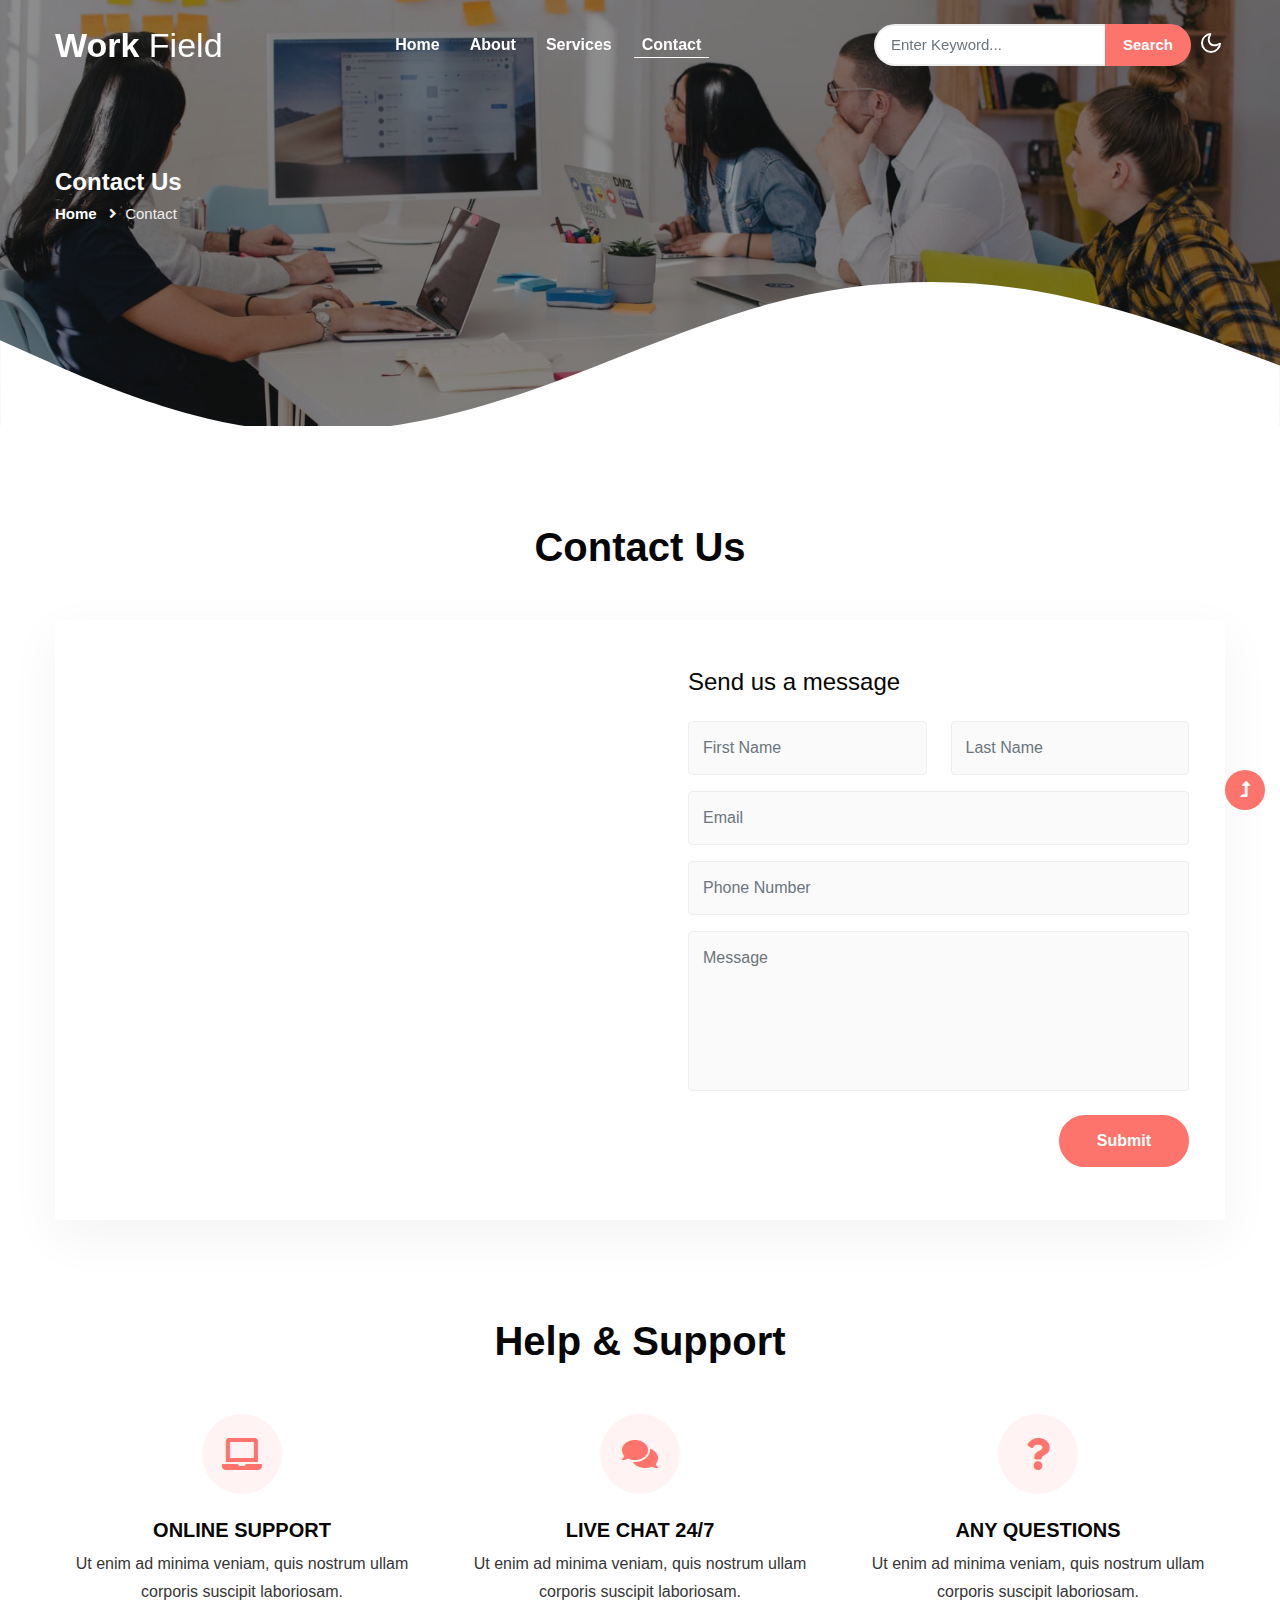
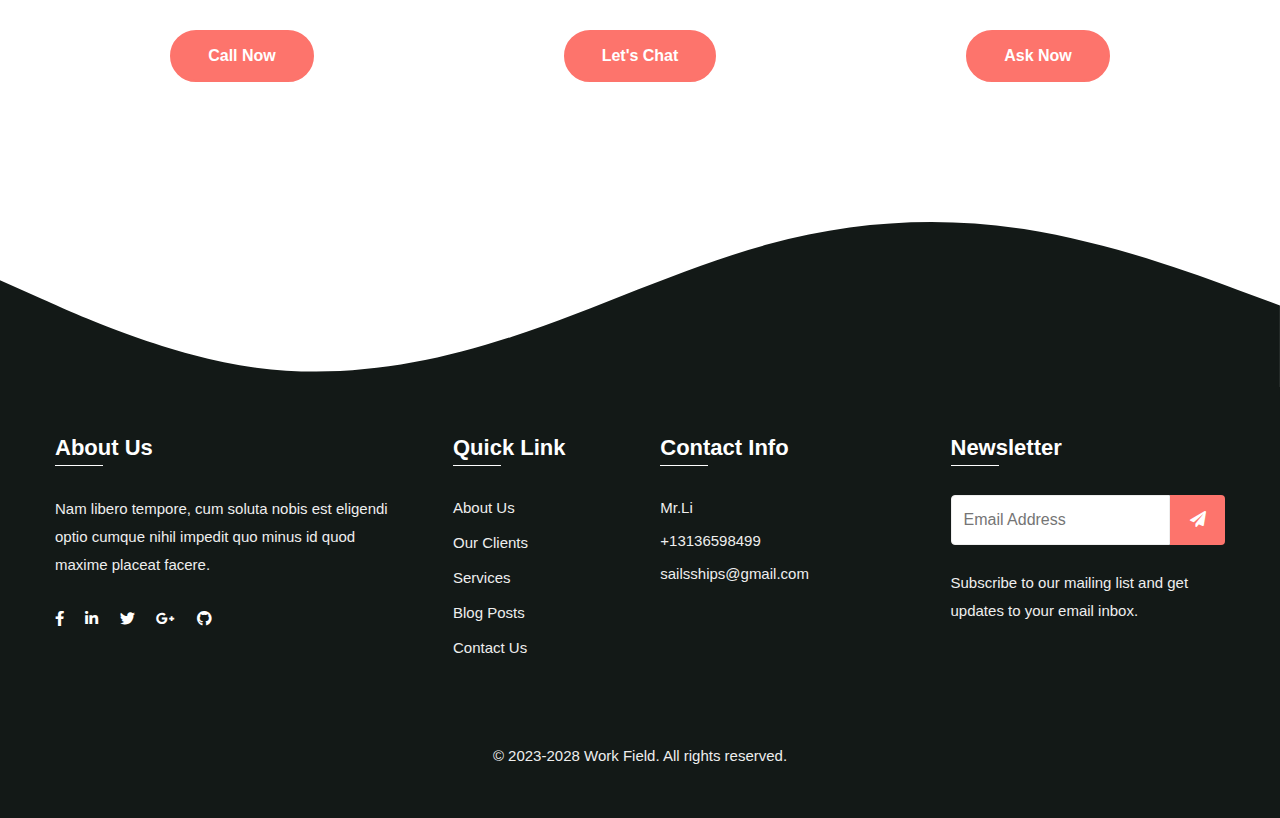
<file: work/contact.html>
<!--
Author: W3layouts
Author URL: http://w3layouts.com
-->
<!doctype html>
<html lang="en">

<head>
    <!-- Required meta tags -->
    <meta charset="utf-8">
    <meta name="viewport" content="width=device-width, initial-scale=1">
    <title>Work Field - Corporate Category Bootstrap Responsive Web Template - Contact Us : W3Layouts</title>
    <!-- Template CSS Style link -->
    <link rel="stylesheet" href="assets/css/style-starter.css">
</head>

<body>
    <!-- header -->
    <header id="site-header" class="fixed-top">
        <div class="container">
            <nav class="navbar navbar-expand-lg navbar-light">
                <a class="navbar-brand" href="index.html">
                    Work <span>Field</span>
                </a>
                <button class="navbar-toggler collapsed" type="button" data-bs-toggle="collapse"
                    data-bs-target="#navbarScroll" aria-controls="navbarScroll" aria-expanded="false"
                    aria-label="Toggle navigation">
                    <span class="navbar-toggler-icon fa icon-expand fa-bars"></span>
                    <span class="navbar-toggler-icon fa icon-close fa-times"></span>
                </button>
                <div class="collapse navbar-collapse" id="navbarScroll">
                    <ul class="navbar-nav mx-auto my-2 my-lg-0 navbar-nav-scroll">
                        <li class="nav-item">
                            <a class="nav-link" aria-current="page" href="index.html">Home</a>
                        </li>
                        <li class="nav-item">
                            <a class="nav-link" href="about.html">About</a>
                        </li>
                        <li class="nav-item">
                            <a class="nav-link" href="services.html">Services</a>
                        </li>
                        <li class="nav-item">
                            <a class="nav-link active" href="contact.html">Contact</a>
                        </li>
                    </ul>
                    <form action="#blog" method="GET" class="d-flex search-header">
                        <input class="form-control" type="search" placeholder="Enter Keyword..." aria-label="Search"
                            required>
                        <button class="btn btn-style" type="submit">Search</button>
                    </form>
                </div>
                <!-- toggle switch for light and dark theme -->
                <div class="cont-ser-position">
                    <nav class="navigation">
                        <div class="theme-switch-wrapper">
                            <label class="theme-switch" for="checkbox">
                                <input type="checkbox" id="checkbox">
                                <div class="mode-container">
                                    <i class="gg-sun"></i>
                                    <i class="gg-moon"></i>
                                </div>
                            </label>
                        </div>
                    </nav>
                </div>
                <!-- //toggle switch for light and dark theme -->
            </nav>
        </div>
    </header>
    <!-- //header -->

    <!-- inner banner -->
    <section class="inner-banner py-5">
        <div class="w3l-breadcrumb py-lg-5">
            <div class="container pt-4 pb-sm-4">
                <h4 class="inner-text-title font-weight-bold pt-sm-5 pt-4">Contact Us</h4>
                <ul class="breadcrumbs-custom-path">
                    <li><a href="index.html">Home</a></li>
                    <li class="active"><i class="fas fa-angle-right mx-2"></i>Contact</li>
                </ul>
            </div>
        </div>
        <div class="shape">
            <svg xmlns="http://www.w3.org/2000/svg" viewBox="0 0 1440 280">
                <path fill-opacity="1">
                    <animate attributeName="d" dur="20000ms" repeatCount="indefinite"
                        values="M0,160L48,181.3C96,203,192,245,288,261.3C384,277,480,267,576,234.7C672,203,768,149,864,117.3C960,85,1056,75,1152,90.7C1248,107,1344,149,1392,170.7L1440,192L1440,320L1392,320C1344,320,1248,320,1152,320C1056,320,960,320,864,320C768,320,672,320,576,320C480,320,384,320,288,320C192,320,96,320,48,320L0,320Z; M0,160L48,181.3C96,203,192,245,288,234.7C384,224,480,160,576,133.3C672,107,768,117,864,138.7C960,160,1056,192,1152,197.3C1248,203,1344,181,1392,170.7L1440,160L1440,320L1392,320C1344,320,1248,320,1152,320C1056,320,960,320,864,320C768,320,672,320,576,320C480,320,384,320,288,320C192,320,96,320,48,320L0,320Z;												 M0,64L48,74.7C96,85,192,107,288,133.3C384,160,480,192,576,170.7C672,149,768,75,864,80C960,85,1056,171,1152,181.3C1248,192,1344,128,1392,96L1440,64L1440,320L1392,320C1344,320,1248,320,1152,320C1056,320,960,320,864,320C768,320,672,320,576,320C480,320,384,320,288,320C192,320,96,320,48,320L0,320Z;
                                                 M0,160L48,181.3C96,203,192,245,288,261.3C384,277,480,267,576,234.7C672,203,768,149,864,117.3C960,85,1056,75,1152,90.7C1248,107,1344,149,1392,170.7L1440,192L1440,320L1392,320C1344,320,1248,320,1152,320C1056,320,960,320,864,320C768,320,672,320,576,320C480,320,384,320,288,320C192,320,96,320,48,320L0,320Z;" />

                </path>
            </svg>
        </div>
    </section>
    <!-- //inner banner -->

    <!-- contact -->
    <section class="contact py-5" id="contact">
        <div class="container pt-md-5 pt-4">
            <div class="title-heading-w3 text-center mx-auto mb-md-5 mb-4" style="max-width:500px;">
                <h3 class="title-style">Contact Us</h3>
            </div>
            <div class="main-grid-contact">
                <div class="row">
                    <!-- map -->
                    <div class="col-lg-6 mt-lg-0 mt-3 order-lg-first order-last">
                        <div class="map">
                            <iframe
                                src="https://www.google.com/maps/embed?pb=!1m18!1m12!1m3!1d423286.27404345275!2d-118.69191921441556!3d34.02016130939095!2m3!1f0!2f0!3f0!3m2!1i1024!2i768!4f13.1!3m3!1m2!1s0x80c2c75ddc27da13%3A0xe22fdf6f254608f4!2sLos+Angeles%2C+CA%2C+USA!5e0!3m2!1sen!2sin!4v1522474296007"
                                allowfullscreen></iframe>
                        </div>
                    </div>
                    <!-- contact form -->
                    <div class="col-lg-6 content-form-right p-0 order-lg-last order-first">
                        <div class="form-w3ls p-5">
                            <h4 class="mb-4 sec-title-w3">Send us a message</h4>
                            <form method="post" action="https://sendmail.w3layouts.com/submitForm">
                                <div class="row mb-3">
                                    <div class="col-sm-6 form-group mb-sm-0 mb-3">
                                        <input class="form-control" type="text" name="w3lName" id="w3lName"
                                            placeholder="First Name" required>
                                    </div>
                                    <div class="col-sm-6 form-group">
                                        <input class="form-control" type="text" name="w3lName" id="w3lName"
                                            placeholder="Last Name" required>
                                    </div>
                                </div>
                                <div class="form-group mb-3">
                                    <input class="form-control" type="email" name="w3lSender" id="w3lSender"
                                        placeholder="Email" required>
                                </div>
                                <div class="form-group mb-3">
                                    <input class="form-control" type="text" name="w3lName" id="w3lName"
                                        placeholder="Phone Number" required>
                                </div>
                                <div class="form-group">
                                    <textarea class="form-control" name="w3lMessage" id="w3lMessage"
                                        placeholder="Message" required></textarea>
                                </div>
                                <div class="input-group1 text-end mt-4">
                                    <button class="btn btn-style" type="submit">Submit </button>
                                </div>
                            </form>
                        </div>
                    </div>
                </div>
            </div>
        </div>
    </section>
    <!-- //contact -->

    <!-- support -->
    <div class="support pt-5 pb-2" id="support">
        <div class="container">
            <h3 class="title-style text-center mb-5">Help & Support</h3>
            <div class="row support-bottom text-center mb-5 justify-content-center">
                <div class="col-lg-4 col-sm-6 support-grid">
                    <span class="fa fa-laptop"></span>
                    <h5 class="text-uppercase mt-4 mb-2">Online Support</h5>
                    <p>Ut enim ad minima veniam, quis nostrum ullam corporis suscipit laboriosam.</p>
                    <a href="#call" class="btn btn-style mt-4">
                        Call Now
                    </a>
                </div>
                <div class="col-lg-4 col-sm-6 support-grid mt-sm-0 mt-5">
                    <span class="fa fa-comments"></span>
                    <h5 class="text-uppercase mt-4 mb-2">Live Chat 24/7</h5>
                    <p>Ut enim ad minima veniam, quis nostrum ullam corporis suscipit laboriosam.</p>
                    <a href="#chat" class="btn btn-style mt-4">
                        Let's Chat
                    </a>
                </div>
                <div class="col-lg-4 col-sm-6 support-grid mt-lg-0 mt-5">
                    <span class="fa fa-question"></span>
                    <h5 class="text-uppercase mt-4 mb-2">Any Questions</h5>
                    <p>Ut enim ad minima veniam, quis nostrum ullam corporis suscipit laboriosam.</p>
                    <a href="#ask" class="btn btn-style mt-4">
                        Ask Now
                    </a>
                </div>
            </div>
        </div>
    </div>
    <!-- support -->

    <!-- footer -->
    <footer class="w3l-footer">
        <div class="shape-footer">
            <svg xmlns="http://www.w3.org/2000/svg" viewBox="0 0 1440 280">
                <path fill-opacity="1">
                    <animate attributeName="d" dur="20000ms" repeatCount="indefinite"
                        values="M0,160L48,181.3C96,203,192,245,288,261.3C384,277,480,267,576,234.7C672,203,768,149,864,117.3C960,85,1056,75,1152,90.7C1248,107,1344,149,1392,170.7L1440,192L1440,320L1392,320C1344,320,1248,320,1152,320C1056,320,960,320,864,320C768,320,672,320,576,320C480,320,384,320,288,320C192,320,96,320,48,320L0,320Z; M0,160L48,181.3C96,203,192,245,288,234.7C384,224,480,160,576,133.3C672,107,768,117,864,138.7C960,160,1056,192,1152,197.3C1248,203,1344,181,1392,170.7L1440,160L1440,320L1392,320C1344,320,1248,320,1152,320C1056,320,960,320,864,320C768,320,672,320,576,320C480,320,384,320,288,320C192,320,96,320,48,320L0,320Z;												 M0,64L48,74.7C96,85,192,107,288,133.3C384,160,480,192,576,170.7C672,149,768,75,864,80C960,85,1056,171,1152,181.3C1248,192,1344,128,1392,96L1440,64L1440,320L1392,320C1344,320,1248,320,1152,320C1056,320,960,320,864,320C768,320,672,320,576,320C480,320,384,320,288,320C192,320,96,320,48,320L0,320Z;
                                             M0,160L48,181.3C96,203,192,245,288,261.3C384,277,480,267,576,234.7C672,203,768,149,864,117.3C960,85,1056,75,1152,90.7C1248,107,1344,149,1392,170.7L1440,192L1440,320L1392,320C1344,320,1248,320,1152,320C1056,320,960,320,864,320C768,320,672,320,576,320C480,320,384,320,288,320C192,320,96,320,48,320L0,320Z;" />

                </path>
            </svg>
        </div>
        <div class="w3l-footer-16 py-5">
            <div class="container">
                <div class="row footer-p">
                    <div class="col-lg-4 pe-lg-5">
                        <h3>About Us</h3>
                        <p class="mt-3">Nam libero tempore, cum soluta nobis est eligendi optio cumque nihil impedit quo
                            minus id quod maxime placeat facere.</p>
                        <div class="columns-2 mt-4 pt-1">
                            <ul class="social">
                                <li><a href="#facebook"><i class="fab fa-facebook-f"></i></a>
                                </li>
                                <li><a href="#linkedin"><i class="fab fa-linkedin-in"></i></a>
                                </li>
                                <li><a href="#twitter"><i class="fab fa-twitter"></i></a>
                                </li>
                                <li><a href="#google"><i class="fab fa-google-plus-g"></i></a>
                                </li>
                                <li><a href="#github"><i class="fab fa-github"></i></a>
                                </li>
                            </ul>
                        </div>
                    </div>
                    <div class="col-lg-5 mt-lg-0 mt-5">
                        <div class="row">
                            <div class="col-xl-5 col-6 column">
                                <h3>Quick Link</h3>
                                <ul class="footer-gd-16">
                                    <li><a href="about.html">About Us</a></li>
                                    <li><a href="#clients">Our Clients</a></li>
                                    <li><a href="services.html">Services</a></li>
                                    <li><a href="#blog">Blog Posts</a></li>
                                    <li><a href="contact.html">Contact Us</a></li>
                                </ul>
                            </div>
                            <div class="col-6 column">
                                <h3>Contact Info</h3>
                                <ul class="footer-contact-list">
                                    <li class="">Mr.Li</li>
                                    <li class="mt-2"><a href="tel:+86 13136598499">+13136598499</a></li>
                                    <li class="mt-2"><a href="mailto:sailsships@gmail.com">sailsships@gmail.com</a></li>
                                    <li class="mt-2"><a href="mailto:sailsships@gmail.com"> </a></li>
                                </ul>
                            </div>
                        </div>
                    </div>
                    <div class="col-lg-3 col-md-7 col-sm-8 column mt-lg-0 mt-4 pl-xl-0">
                        <h3>Newsletter </h3>
                        <div class="end-column">
                            <form action="#" class="subscribe" method="post">
                                <input type="email" name="email" placeholder="Email Address" required>
                                <button><span class="fa fa-paper-plane" aria-hidden="true"></span></button>
                            </form>
                            <p class="mt-4">Subscribe to our mailing list and get updates to your email inbox.</p>
                        </div>
                    </div>
                </div>
                <div class="below-section text-center pt-lg-4 mt-5">
                    <p class="copy-text">&copy;   2023-2028 Work Field. All rights reserved.  </p>
                </div>
            </div>
        </div>
    </footer>
    <!-- //footer -->

    <!-- Js scripts -->
    <!-- move top -->
    <button onclick="topFunction()" id="movetop" title="Go to top">
        <span class="fas fa-level-up-alt" aria-hidden="true"></span>
    </button>
    <script>
        // When the user scrolls down 20px from the top of the document, show the button
        window.onscroll = function () {
            scrollFunction()
        };

        function scrollFunction() {
            if (document.body.scrollTop > 20 || document.documentElement.scrollTop > 20) {
                document.getElementById("movetop").style.display = "block";
            } else {
                document.getElementById("movetop").style.display = "none";
            }
        }

        // When the user clicks on the button, scroll to the top of the document
        function topFunction() {
            document.body.scrollTop = 0;
            document.documentElement.scrollTop = 0;
        }
    </script>
    <!-- //move top -->

    <!-- common jquery plugin -->
    <script src="assets/js/jquery-3.3.1.min.js"></script>
    <!-- //common jquery plugin -->

    <!-- theme switch js (light and dark)-->
    <script src="assets/js/theme-change.js"></script>
    <!-- //theme switch js (light and dark)-->

    <!-- MENU-JS -->
    <script>
        $(window).on("scroll", function () {
            var scroll = $(window).scrollTop();

            if (scroll >= 80) {
                $("#site-header").addClass("nav-fixed");
            } else {
                $("#site-header").removeClass("nav-fixed");
            }
        });

        //Main navigation Active Class Add Remove
        $(".navbar-toggler").on("click", function () {
            $("header").toggleClass("active");
        });
        $(document).on("ready", function () {
            if ($(window).width() > 991) {
                $("header").removeClass("active");
            }
            $(window).on("resize", function () {
                if ($(window).width() > 991) {
                    $("header").removeClass("active");
                }
            });
        });
    </script>
    <!-- //MENU-JS -->

    <!-- disable body scroll which navbar is in active -->
    <script>
        $(function () {
            $('.navbar-toggler').click(function () {
                $('body').toggleClass('noscroll');
            })
        });
    </script>
    <!-- //disable body scroll which navbar is in active -->

    <!-- bootstrap -->
    <script src="assets/js/bootstrap.min.js"></script>
    <!-- //bootstrap -->
    <!-- //Js scripts -->
</body>

</html>
</file>
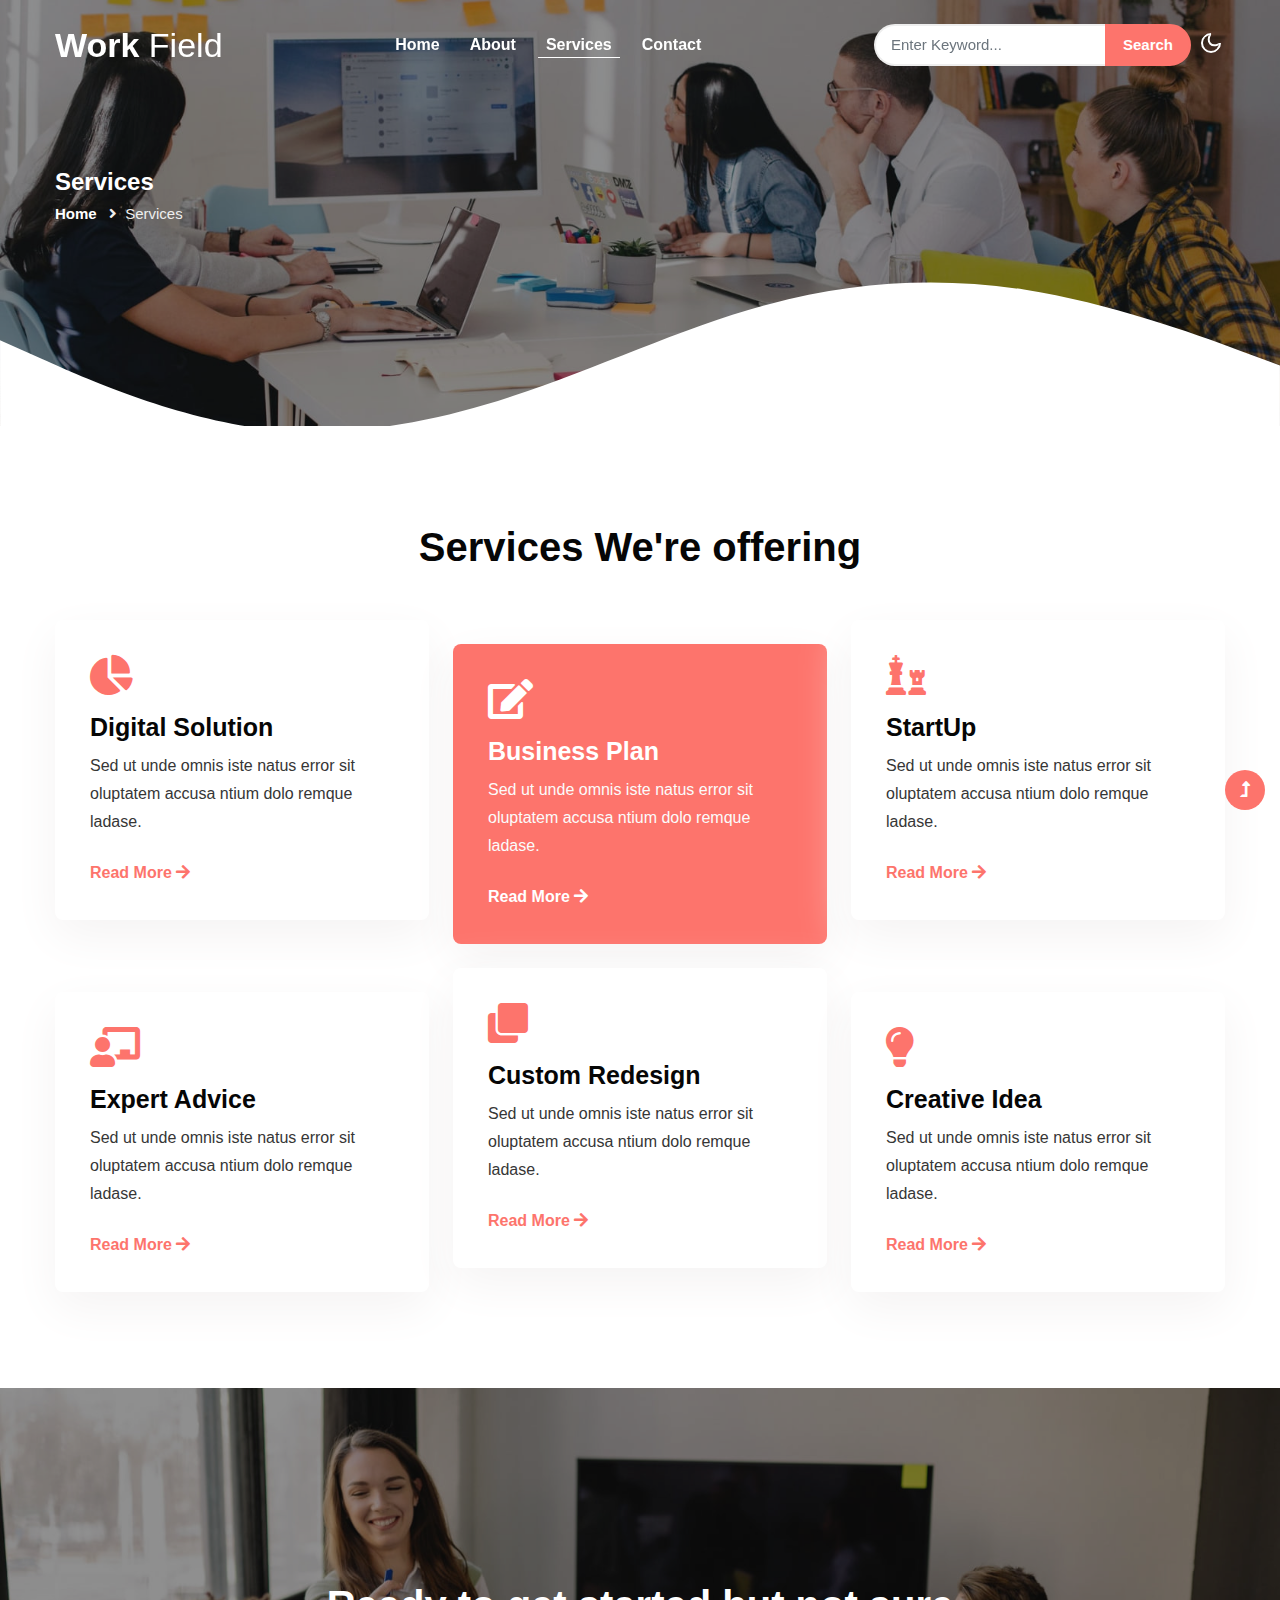
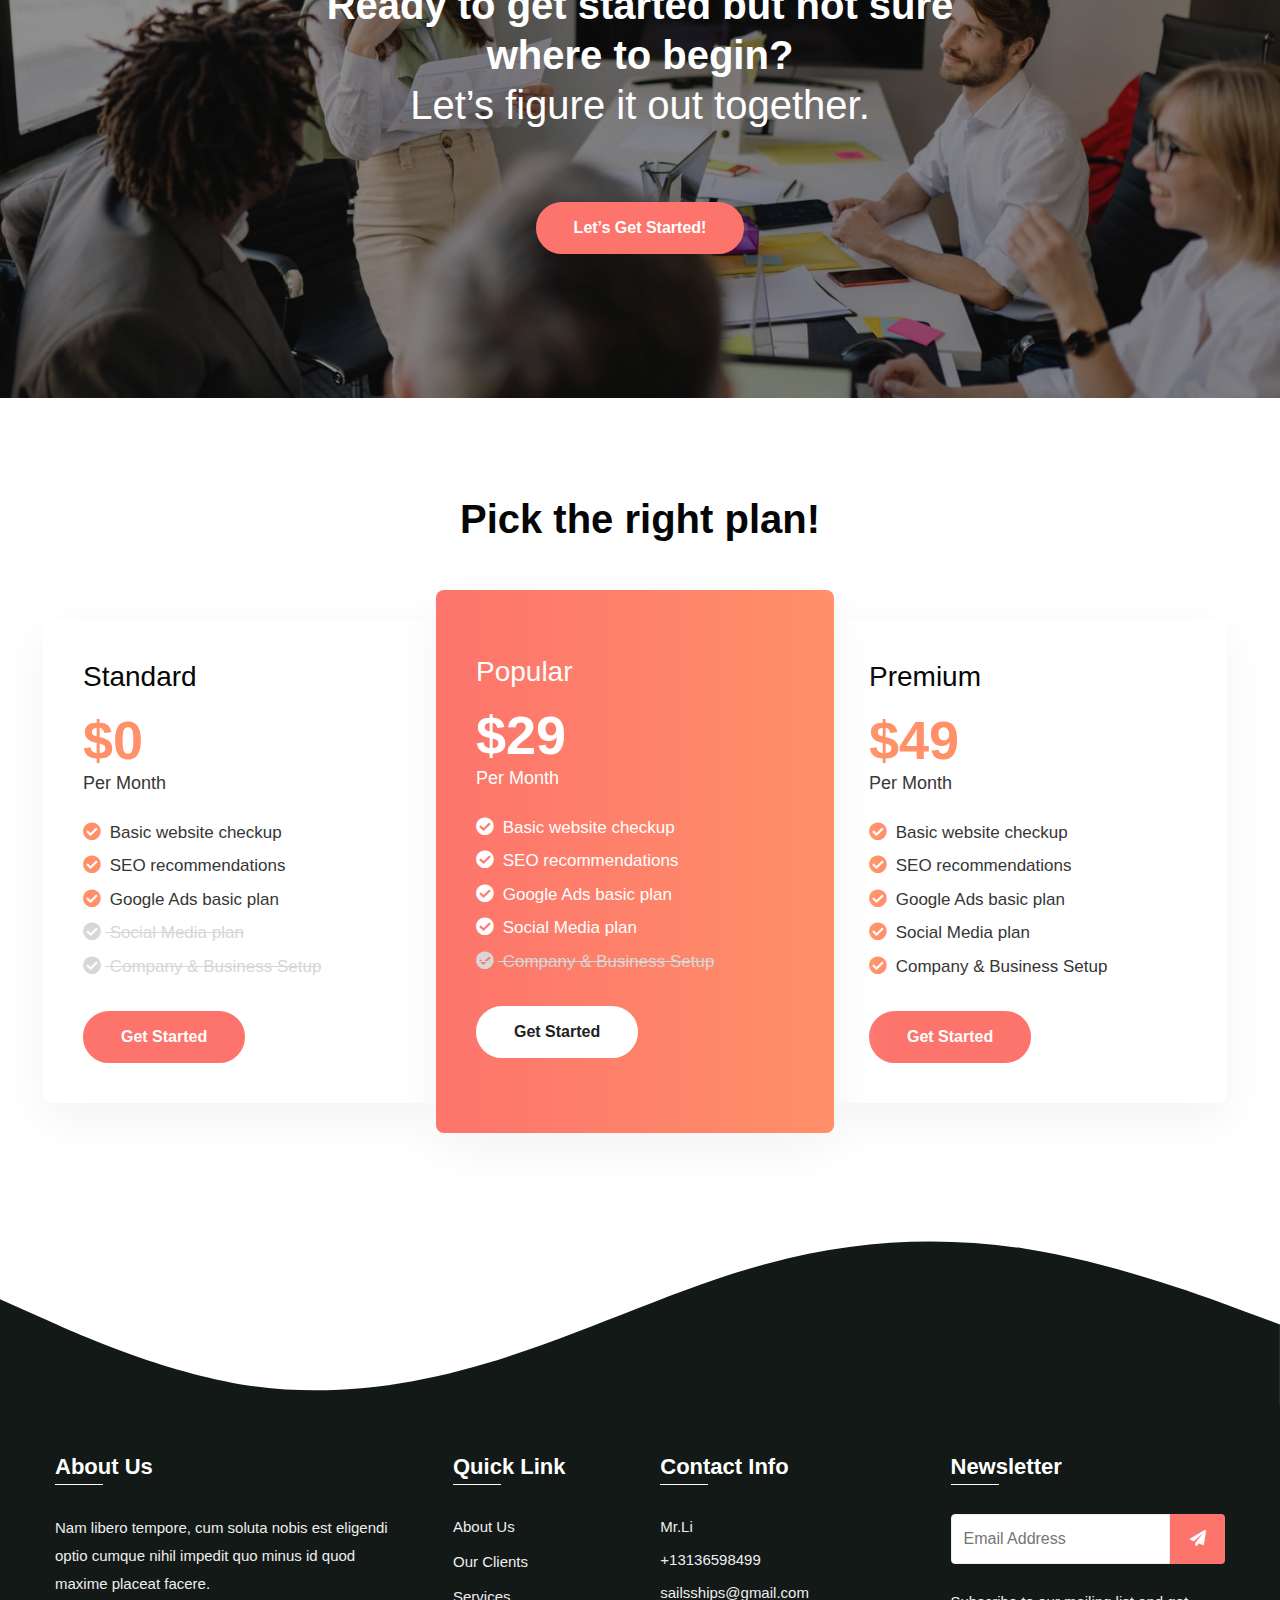
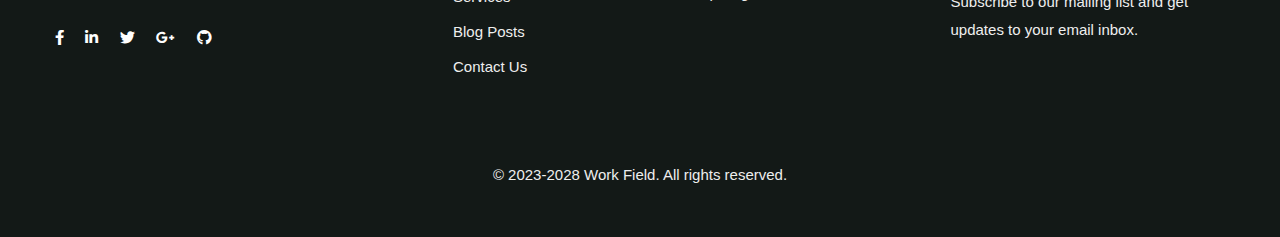
<file: work/services.html>
<!--
Author: W3layouts
Author URL: http://w3layouts.com
-->
<!doctype html>
<html lang="en">

<head>
    <!-- Required meta tags -->
    <meta charset="utf-8">
    <meta name="viewport" content="width=device-width, initial-scale=1">
    <title>Work Field - Corporate Category Bootstrap Responsive Web Template - Services : W3Layouts</title>
    <!-- Template CSS Style link -->
    <link rel="stylesheet" href="assets/css/style-starter.css">
</head>

<body>
    <!-- header -->
    <header id="site-header" class="fixed-top">
        <div class="container">
            <nav class="navbar navbar-expand-lg navbar-light">
                <a class="navbar-brand" href="index.html">
                    Work <span>Field</span>
                </a>
                <button class="navbar-toggler collapsed" type="button" data-bs-toggle="collapse"
                    data-bs-target="#navbarScroll" aria-controls="navbarScroll" aria-expanded="false"
                    aria-label="Toggle navigation">
                    <span class="navbar-toggler-icon fa icon-expand fa-bars"></span>
                    <span class="navbar-toggler-icon fa icon-close fa-times"></span>
                </button>
                <div class="collapse navbar-collapse" id="navbarScroll">
                    <ul class="navbar-nav mx-auto my-2 my-lg-0 navbar-nav-scroll">
                        <li class="nav-item">
                            <a class="nav-link" aria-current="page" href="index.html">Home</a>
                        </li>
                        <li class="nav-item">
                            <a class="nav-link" href="about.html">About</a>
                        </li>
                        <li class="nav-item">
                            <a class="nav-link active" href="services.html">Services</a>
                        </li>
                        <li class="nav-item">
                            <a class="nav-link" href="contact.html">Contact</a>
                        </li>
                    </ul>
                    <form action="#blog" method="GET" class="d-flex search-header">
                        <input class="form-control" type="search" placeholder="Enter Keyword..." aria-label="Search"
                            required>
                        <button class="btn btn-style" type="submit">Search</button>
                    </form>
                </div>
                <!-- toggle switch for light and dark theme -->
                <div class="cont-ser-position">
                    <nav class="navigation">
                        <div class="theme-switch-wrapper">
                            <label class="theme-switch" for="checkbox">
                                <input type="checkbox" id="checkbox">
                                <div class="mode-container">
                                    <i class="gg-sun"></i>
                                    <i class="gg-moon"></i>
                                </div>
                            </label>
                        </div>
                    </nav>
                </div>
                <!-- //toggle switch for light and dark theme -->
            </nav>
        </div>
    </header>
    <!-- //header -->

    <!-- inner banner -->
    <section class="inner-banner py-5">
        <div class="w3l-breadcrumb py-lg-5">
            <div class="container pt-4 pb-sm-4">
                <h4 class="inner-text-title font-weight-bold pt-sm-5 pt-4">Services</h4>
                <ul class="breadcrumbs-custom-path">
                    <li><a href="index.html">Home</a></li>
                    <li class="active"><i class="fas fa-angle-right mx-2"></i>Services</li>
                </ul>
            </div>
        </div>
        <div class="shape">
            <svg xmlns="http://www.w3.org/2000/svg" viewBox="0 0 1440 280">
                <path fill-opacity="1">
                    <animate attributeName="d" dur="20000ms" repeatCount="indefinite"
                        values="M0,160L48,181.3C96,203,192,245,288,261.3C384,277,480,267,576,234.7C672,203,768,149,864,117.3C960,85,1056,75,1152,90.7C1248,107,1344,149,1392,170.7L1440,192L1440,320L1392,320C1344,320,1248,320,1152,320C1056,320,960,320,864,320C768,320,672,320,576,320C480,320,384,320,288,320C192,320,96,320,48,320L0,320Z; M0,160L48,181.3C96,203,192,245,288,234.7C384,224,480,160,576,133.3C672,107,768,117,864,138.7C960,160,1056,192,1152,197.3C1248,203,1344,181,1392,170.7L1440,160L1440,320L1392,320C1344,320,1248,320,1152,320C1056,320,960,320,864,320C768,320,672,320,576,320C480,320,384,320,288,320C192,320,96,320,48,320L0,320Z;												 M0,64L48,74.7C96,85,192,107,288,133.3C384,160,480,192,576,170.7C672,149,768,75,864,80C960,85,1056,171,1152,181.3C1248,192,1344,128,1392,96L1440,64L1440,320L1392,320C1344,320,1248,320,1152,320C1056,320,960,320,864,320C768,320,672,320,576,320C480,320,384,320,288,320C192,320,96,320,48,320L0,320Z;
                                                 M0,160L48,181.3C96,203,192,245,288,261.3C384,277,480,267,576,234.7C672,203,768,149,864,117.3C960,85,1056,75,1152,90.7C1248,107,1344,149,1392,170.7L1440,192L1440,320L1392,320C1344,320,1248,320,1152,320C1056,320,960,320,864,320C768,320,672,320,576,320C480,320,384,320,288,320C192,320,96,320,48,320L0,320Z;" />

                </path>
            </svg>
        </div>
    </section>
    <!-- //inner banner -->

    <!-- services block -->
    <section class="home-about-w3l pt-lg-5 pb-5" id="features">
        <div class="container py-md-5 py-4">
            <div class="title-heading-w3 text-center mx-auto mb-4" style="max-width:500px;">
                <h3 class="title-style">Services We're offering</h3>
            </div>
            <div class="row align-items-center">
                <div class="col-lg-4 col-sm-6">
                    <div class="grids-1">
                        <div class="icon-style">
                            <i class="fas fa-chart-pie"></i>
                        </div>
                        <h4 class="title-head mb-2"><a href="about.html">Digital Solution</a></h4>
                        <p>Sed ut unde omnis iste natus error sit oluptatem accusa ntium dolo remque
                            ladase.</p>
                        <a href="about.html" class="btn btn-style btn-style-primary mt-4">Read More<i
                                class="fas fa-arrow-right ms-1"></i></a>
                    </div>
                </div>
                <div class="col-lg-4 col-sm-6 mt-sm-5 mt-4">
                    <div class="grids-1 active">
                        <div class="icon-style">
                            <i class="fas fa-edit"></i>
                        </div>
                        <h4 class="title-head mb-2"><a href="about.html">Business Plan</a></h4>
                        <p>Sed ut unde omnis iste natus error sit oluptatem accusa ntium dolo remque
                            ladase.</p>
                        <a href="about.html" class="btn btn-style btn-style-primary mt-4">Read More<i
                                class="fas fa-arrow-right ms-1"></i></a>
                    </div>
                </div>
                <div class="col-lg-4 col-sm-6 mt-sm-0 mt-4">
                    <div class="grids-1">
                        <div class="icon-style">
                            <i class="fas fa-chess"></i>
                        </div>
                        <h4 class="title-head mb-2"><a href="about.html">StartUp</a></h4>
                        <p>Sed ut unde omnis iste natus error sit oluptatem accusa ntium dolo remque
                            ladase.</p>
                        <a href="about.html" class="btn btn-style btn-style-primary mt-4">Read More<i
                                class="fas fa-arrow-right ms-1"></i></a>
                    </div>
                </div>
                <div class="col-lg-4 col-sm-6 mt-sm-5 mt-4">
                    <div class="grids-1">
                        <div class="icon-style">
                            <i class="fas fa-chalkboard-teacher"></i>
                        </div>
                        <h4 class="title-head mb-2"><a href="about.html">Expert Advice</a></h4>
                        <p>Sed ut unde omnis iste natus error sit oluptatem accusa ntium dolo remque
                            ladase.</p>
                        <a href="about.html" class="btn btn-style btn-style-primary mt-4">Read More<i
                                class="fas fa-arrow-right ms-1"></i></a>
                    </div>
                </div>
                <div class="col-lg-4 col-sm-6">
                    <div class="grids-1">
                        <div class="icon-style">
                            <i class="fas fa-clone"></i>
                        </div>
                        <h4 class="title-head mb-2"><a href="about.html">Custom Redesign</a></h4>
                        <p>Sed ut unde omnis iste natus error sit oluptatem accusa ntium dolo remque
                            ladase.</p>
                        <a href="about.html" class="btn btn-style btn-style-primary mt-4">Read More<i
                                class="fas fa-arrow-right ms-1"></i></a>
                    </div>
                </div>
                <div class="col-lg-4 col-sm-6 mt-sm-5 mt-4">
                    <div class="grids-1">
                        <div class="icon-style">
                            <i class="fas fa-lightbulb"></i>
                        </div>
                        <h4 class="title-head mb-2"><a href="about.html">Creative Idea</a></h4>
                        <p>Sed ut unde omnis iste natus error sit oluptatem accusa ntium dolo remque
                            ladase.</p>
                        <a href="about.html" class="btn btn-style btn-style-primary mt-4">Read More<i
                                class="fas fa-arrow-right ms-1"></i></a>
                    </div>
                </div>
            </div>
        </div>
    </section>
    <!-- services block -->

    <!-- content block -->
    <section class="w3l-covers-14 w3l-covers-14-2 text-center py-5">
        <div class="container py-md-5 py-4 my-lg-5 my-4">
            <div class="covers14-text text-center mx-auto pt-lg-5 pb-lg-5 pb-4" style="max-width:700px">
                <h3 class="title-style text-white">Ready to get started but not sure where to begin?<br>
                    <span>Let’s figure it out together.</span></h3>
            </div>
            <a href="about.html" class="btn btn-style mx-auto mt-4">Let’s Get Started!</a>
        </div>
    </section>
    <!-- //content block -->

    <!-- pricing block -->
    <section class="pricing-w3l pt-5 pb-4">
        <div class="container pt-md-5 pt-4">
            <div class="title-heading-w3 text-center mx-auto mb-md-5 mb-4 pb-md-1" style="max-width:500px;">
                <h3 class="title-style">Pick the right plan!</h3>
            </div>
            <div class="row no-gutters pt-4">
                <div class="col-lg-4 box-pricing">
                    <h3 class="text-price">Standard</h3>
                    <h4>$0<span>per month</span></h4>
                    <ul>
                        <li><i class="fas fa-check-circle"></i> Basic website checkup</li>
                        <li><i class="fas fa-check-circle"></i> SEO recommendations</li>
                        <li><i class="fas fa-check-circle"></i> Google Ads basic plan</li>
                        <li class="na"><span><i class="fas fa-check-circle"></i> Social Media plan</span></li>
                        <li class="na"><span><i class="fas fa-check-circle"></i> Company & Business Setup</span></li>
                    </ul>
                    <a href="#button" class="btn btn-style mt-4">Get Started</a>
                </div>

                <div class="col-lg-4 box-pricing featured">
                    <h3 class="text-price">Popular</h3>
                    <h4>$29<span>per month</span></h4>
                    <ul>
                        <li><i class="fas fa-check-circle"></i> Basic website checkup</li>
                        <li><i class="fas fa-check-circle"></i> SEO recommendations</li>
                        <li><i class="fas fa-check-circle"></i> Google Ads basic plan</li>
                        <li><i class="fas fa-check-circle"></i> Social Media plan</li>
                        <li class="na"><span><i class="fas fa-check-circle"></i> Company & Business Setup</span></li>
                    </ul>
                    <a href="#button" class="btn btn-style btn-style-2 mt-4">Get Started</a>
                </div>

                <div class="col-lg-4 box-pricing">
                    <h3 class="text-price">Premium</h3>
                    <h4>$49<span>per month</span></h4>
                    <ul>
                        <li><i class="fas fa-check-circle"></i> Basic website checkup</li>
                        <li><i class="fas fa-check-circle"></i> SEO recommendations</li>
                        <li><i class="fas fa-check-circle"></i> Google Ads basic plan</li>
                        <li><i class="fas fa-check-circle"></i> Social Media plan</li>
                        <li><i class="fas fa-check-circle"></i> Company & Business Setup</li>
                    </ul>
                    <a href="#button" class="btn btn-style mt-4">Get Started</a>
                </div>
            </div>
        </div>
    </section>
    <!-- //pricing block -->

    <!-- footer -->
    <footer class="w3l-footer">
        <div class="shape-footer">
            <svg xmlns="http://www.w3.org/2000/svg" viewBox="0 0 1440 280">
                <path fill-opacity="1">
                    <animate attributeName="d" dur="20000ms" repeatCount="indefinite"
                        values="M0,160L48,181.3C96,203,192,245,288,261.3C384,277,480,267,576,234.7C672,203,768,149,864,117.3C960,85,1056,75,1152,90.7C1248,107,1344,149,1392,170.7L1440,192L1440,320L1392,320C1344,320,1248,320,1152,320C1056,320,960,320,864,320C768,320,672,320,576,320C480,320,384,320,288,320C192,320,96,320,48,320L0,320Z; M0,160L48,181.3C96,203,192,245,288,234.7C384,224,480,160,576,133.3C672,107,768,117,864,138.7C960,160,1056,192,1152,197.3C1248,203,1344,181,1392,170.7L1440,160L1440,320L1392,320C1344,320,1248,320,1152,320C1056,320,960,320,864,320C768,320,672,320,576,320C480,320,384,320,288,320C192,320,96,320,48,320L0,320Z;												 M0,64L48,74.7C96,85,192,107,288,133.3C384,160,480,192,576,170.7C672,149,768,75,864,80C960,85,1056,171,1152,181.3C1248,192,1344,128,1392,96L1440,64L1440,320L1392,320C1344,320,1248,320,1152,320C1056,320,960,320,864,320C768,320,672,320,576,320C480,320,384,320,288,320C192,320,96,320,48,320L0,320Z;
                                             M0,160L48,181.3C96,203,192,245,288,261.3C384,277,480,267,576,234.7C672,203,768,149,864,117.3C960,85,1056,75,1152,90.7C1248,107,1344,149,1392,170.7L1440,192L1440,320L1392,320C1344,320,1248,320,1152,320C1056,320,960,320,864,320C768,320,672,320,576,320C480,320,384,320,288,320C192,320,96,320,48,320L0,320Z;" />

                </path>
            </svg>
        </div>
        <div class="w3l-footer-16 py-5">
            <div class="container">
                <div class="row footer-p">
                    <div class="col-lg-4 pe-lg-5">
                        <h3>About Us</h3>
                        <p class="mt-3">Nam libero tempore, cum soluta nobis est eligendi optio cumque nihil impedit quo
                            minus id quod maxime placeat facere.</p>
                        <div class="columns-2 mt-4 pt-1">
                            <ul class="social">
                                <li><a href="#facebook"><i class="fab fa-facebook-f"></i></a>
                                </li>
                                <li><a href="#linkedin"><i class="fab fa-linkedin-in"></i></a>
                                </li>
                                <li><a href="#twitter"><i class="fab fa-twitter"></i></a>
                                </li>
                                <li><a href="#google"><i class="fab fa-google-plus-g"></i></a>
                                </li>
                                <li><a href="#github"><i class="fab fa-github"></i></a>
                                </li>
                            </ul>
                        </div>
                    </div>
                    <div class="col-lg-5 mt-lg-0 mt-5">
                        <div class="row">
                            <div class="col-xl-5 col-6 column">
                                <h3>Quick Link</h3>
                                <ul class="footer-gd-16">
                                    <li><a href="about.html">About Us</a></li>
                                    <li><a href="#clients">Our Clients</a></li>
                                    <li><a href="services.html">Services</a></li>
                                    <li><a href="#blog">Blog Posts</a></li>
                                    <li><a href="contact.html">Contact Us</a></li>
                                </ul>
                            </div>
                            <div class="col-6 column">
                                <h3>Contact Info</h3>
                                <ul class="footer-contact-list">
                                    <li class="">Mr.Li</li>
                                    <li class="mt-2"><a href="tel:+86 13136598499">+13136598499</a></li>
                                    <li class="mt-2"><a href="mailto:sailsships@gmail.com">sailsships@gmail.com</a></li>
                                    <li class="mt-2"><a href="mailto:sailsships@gmail.com"> </a></li>
                                </ul>
                            </div>
                        </div>
                    </div>
                    <div class="col-lg-3 col-md-7 col-sm-8 column mt-lg-0 mt-4 pl-xl-0">
                        <h3>Newsletter </h3>
                        <div class="end-column">
                            <form action="#" class="subscribe" method="post">
                                <input type="email" name="email" placeholder="Email Address" required="">
                                <button><span class="fa fa-paper-plane" aria-hidden="true"></span></button>
                            </form>
                            <p class="mt-4">Subscribe to our mailing list and get updates to your email inbox.</p>
                        </div>
                    </div>
                </div>
                <div class="below-section text-center pt-lg-4 mt-5">
                    <p class="copy-text">&copy;   2023-2028 Work Field. All rights reserved.  </p>
                </div>
            </div>
        </div>
    </footer>
    <!-- //footer -->

    <!-- Js scripts -->
    <!-- move top -->
    <button onclick="topFunction()" id="movetop" title="Go to top">
        <span class="fas fa-level-up-alt" aria-hidden="true"></span>
    </button>
    <script>
        // When the user scrolls down 20px from the top of the document, show the button
        window.onscroll = function () {
            scrollFunction()
        };

        function scrollFunction() {
            if (document.body.scrollTop > 20 || document.documentElement.scrollTop > 20) {
                document.getElementById("movetop").style.display = "block";
            } else {
                document.getElementById("movetop").style.display = "none";
            }
        }

        // When the user clicks on the button, scroll to the top of the document
        function topFunction() {
            document.body.scrollTop = 0;
            document.documentElement.scrollTop = 0;
        }
    </script>
    <!-- //move top -->

    <!-- common jquery plugin -->
    <script src="assets/js/jquery-3.3.1.min.js"></script>
    <!-- //common jquery plugin -->

    <!-- theme switch js (light and dark)-->
    <script src="assets/js/theme-change.js"></script>
    <!-- //theme switch js (light and dark)-->

    <!-- MENU-JS -->
    <script>
        $(window).on("scroll", function () {
            var scroll = $(window).scrollTop();

            if (scroll >= 80) {
                $("#site-header").addClass("nav-fixed");
            } else {
                $("#site-header").removeClass("nav-fixed");
            }
        });

        //Main navigation Active Class Add Remove
        $(".navbar-toggler").on("click", function () {
            $("header").toggleClass("active");
        });
        $(document).on("ready", function () {
            if ($(window).width() > 991) {
                $("header").removeClass("active");
            }
            $(window).on("resize", function () {
                if ($(window).width() > 991) {
                    $("header").removeClass("active");
                }
            });
        });
    </script>
    <!-- //MENU-JS -->

    <!-- disable body scroll which navbar is in active -->
    <script>
        $(function () {
            $('.navbar-toggler').click(function () {
                $('body').toggleClass('noscroll');
            })
        });
    </script>
    <!-- //disable body scroll which navbar is in active -->

    <!-- bootstrap -->
    <script src="assets/js/bootstrap.min.js"></script>
    <!-- //bootstrap -->
    <!-- //Js scripts -->
</body>

</html>
</file>
<file: work/assets/css/style-starter.css>
@charset "UTF-8";

/* AB模板网 整站模板下载 */
/* 模板：Www.AdminBuy.Cn */
/* 仿站：Fang.AdminBuy.Cn */
/* 素材：Sc.AdminBuy.Cn */
/* js特效：js.AdminBuy.Cn */
/* QQ：9490489 */

:root {
  --bs-blue: #0d6efd;
  --bs-indigo: #6610f2;
  --bs-purple: #6f42c1;
  --bs-pink: #d63384;
  --bs-red: #dc3545;
  --bs-orange: #fd7e14;
  --bs-yellow: #ffc107;
  --bs-green: #198754;
  --bs-teal: #20c997;
  --bs-cyan: #0dcaf0;
  --bs-white: #fff;
  --bs-gray: #6c757d;
  --bs-gray-dark: #343a40;
  --bs-primary: #0d6efd;
  --bs-secondary: #6c757d;
  --bs-success: #198754;
  --bs-info: #0dcaf0;
  --bs-warning: #ffc107;
  --bs-danger: #dc3545;
  --bs-light: #f8f9fa;
  --bs-dark: #212529;
  --bs-font-sans-serif: system-ui, -apple-system, "Segoe UI", Roboto, "Helvetica Neue", Arial, "Noto Sans", "Liberation Sans", sans-serif, "Apple Color Emoji", "Segoe UI Emoji", "Segoe UI Symbol", "Noto Color Emoji";
  --bs-font-monospace: SFMono-Regular, Menlo, Monaco, Consolas, "Liberation Mono", "Courier New", monospace;
  --bs-gradient: linear-gradient(180deg, rgba(255, 255, 255, 0.15), rgba(255, 255, 255, 0));
}

*,
*::before,
*::after {
  box-sizing: border-box;
}

@media (prefers-reduced-motion: no-preference) {
  :root {
    scroll-behavior: smooth;
  }
}

body {
  margin: 0;
  font-family: var(--bs-font-sans-serif);
  font-size: 1rem;
  font-weight: 400;
  line-height: 1.5;
  color: #212529;
  background-color: #fff;
  -webkit-text-size-adjust: 100%;
  -webkit-tap-highlight-color: rgba(0, 0, 0, 0);
}

hr {
  margin: 1rem 0;
  color: inherit;
  background-color: currentColor;
  border: 0;
  opacity: 0.25;
}

hr:not([size]) {
  height: 1px;
}

h6,
.h6,
h5,
.h5,
h4,
.h4,
h3,
.h3,
h2,
.h2,
h1,
.h1 {
  margin-top: 0;
  margin-bottom: 0.5rem;
  font-weight: 500;
  line-height: 1.2;
}

h1,
.h1 {
  font-size: calc(1.375rem + 1.5vw);
}

@media (min-width: 1200px) {

  h1,
  .h1 {
    font-size: 2.5rem;
  }
}

h2,
.h2 {
  font-size: calc(1.325rem + 0.9vw);
}

@media (min-width: 1200px) {

  h2,
  .h2 {
    font-size: 2rem;
  }
}

h3,
.h3 {
  font-size: calc(1.3rem + 0.6vw);
}

@media (min-width: 1200px) {

  h3,
  .h3 {
    font-size: 1.75rem;
  }
}

h4,
.h4 {
  font-size: calc(1.275rem + 0.3vw);
}

@media (min-width: 1200px) {

  h4,
  .h4 {
    font-size: 1.5rem;
  }
}

h5,
.h5 {
  font-size: 1.25rem;
}

h6,
.h6 {
  font-size: 1rem;
}

p {
  margin-top: 0;
  margin-bottom: 1rem;
}

abbr[title],
abbr[data-bs-original-title] {
  -webkit-text-decoration: underline dotted;
  text-decoration: underline dotted;
  cursor: help;
  -webkit-text-decoration-skip-ink: none;
  text-decoration-skip-ink: none;
}

address {
  margin-bottom: 1rem;
  font-style: normal;
  line-height: inherit;
}

ol,
ul {
  padding-left: 2rem;
}

ol,
ul,
dl {
  margin-top: 0;
  margin-bottom: 1rem;
}

ol ol,
ul ul,
ol ul,
ul ol {
  margin-bottom: 0;
}

dt {
  font-weight: 700;
}

dd {
  margin-bottom: 0.5rem;
  margin-left: 0;
}

blockquote {
  margin: 0 0 1rem;
}

b,
strong {
  font-weight: bolder;
}

small,
.small {
  font-size: 0.875em;
}

mark,
.mark {
  padding: 0.2em;
  background-color: #fcf8e3;
}

sub,
sup {
  position: relative;
  font-size: 0.75em;
  line-height: 0;
  vertical-align: baseline;
}

sub {
  bottom: -0.25em;
}

sup {
  top: -0.5em;
}

a {
  color: #0d6efd;
  text-decoration: underline;
}

a:hover {
  color: #0a58ca;
}

a:not([href]):not([class]),
a:not([href]):not([class]):hover {
  color: inherit;
  text-decoration: none;
}

pre,
code,
kbd,
samp {
  font-family: var(--bs-font-monospace);
  font-size: 1em;
  direction: ltr
    /* rtl:ignore */
  ;
  unicode-bidi: bidi-override;
}

pre {
  display: block;
  margin-top: 0;
  margin-bottom: 1rem;
  overflow: auto;
  font-size: 0.875em;
}

pre code {
  font-size: inherit;
  color: inherit;
  word-break: normal;
}

code {
  font-size: 0.875em;
  color: #d63384;
  word-wrap: break-word;
}

a>code {
  color: inherit;
}

kbd {
  padding: 0.2rem 0.4rem;
  font-size: 0.875em;
  color: #fff;
  background-color: #212529;
  border-radius: 0.2rem;
}

kbd kbd {
  padding: 0;
  font-size: 1em;
  font-weight: 700;
}

figure {
  margin: 0 0 1rem;
}

img,
svg {
  vertical-align: middle;
}

table {
  caption-side: bottom;
  border-collapse: collapse;
}

caption {
  padding-top: 0.5rem;
  padding-bottom: 0.5rem;
  color: #6c757d;
  text-align: left;
}

th {
  text-align: inherit;
  text-align: -webkit-match-parent;
}

thead,
tbody,
tfoot,
tr,
td,
th {
  border-color: inherit;
  border-style: solid;
  border-width: 0;
}

label {
  display: inline-block;
}

button {
  border-radius: 0;
}

button:focus:not(:focus-visible) {
  outline: 0;
}

input,
button,
select,
optgroup,
textarea {
  margin: 0;
  font-family: inherit;
  font-size: inherit;
  line-height: inherit;
}

button,
select {
  text-transform: none;
}

[role=button] {
  cursor: pointer;
}

select {
  word-wrap: normal;
}

select:disabled {
  opacity: 1;
}

[list]::-webkit-calendar-picker-indicator {
  display: none;
}

button,
[type=button],
[type=reset],
[type=submit] {
  -webkit-appearance: button;
}

button:not(:disabled),
[type=button]:not(:disabled),
[type=reset]:not(:disabled),
[type=submit]:not(:disabled) {
  cursor: pointer;
}

::-moz-focus-inner {
  padding: 0;
  border-style: none;
}

textarea {
  resize: vertical;
}

fieldset {
  min-width: 0;
  padding: 0;
  margin: 0;
  border: 0;
}

legend {
  float: left;
  width: 100%;
  padding: 0;
  margin-bottom: 0.5rem;
  font-size: calc(1.275rem + 0.3vw);
  line-height: inherit;
}

@media (min-width: 1200px) {
  legend {
    font-size: 1.5rem;
  }
}

legend+* {
  clear: left;
}

::-webkit-datetime-edit-fields-wrapper,
::-webkit-datetime-edit-text,
::-webkit-datetime-edit-minute,
::-webkit-datetime-edit-hour-field,
::-webkit-datetime-edit-day-field,
::-webkit-datetime-edit-month-field,
::-webkit-datetime-edit-year-field {
  padding: 0;
}

::-webkit-inner-spin-button {
  height: auto;
}

[type=search] {
  outline-offset: -2px;
  -webkit-appearance: textfield;
}

/* rtl:raw:
[type="tel"],
[type="url"],
[type="email"],
[type="number"] {
  direction: ltr;
}
*/
::-webkit-search-decoration {
  -webkit-appearance: none;
}

::-webkit-color-swatch-wrapper {
  padding: 0;
}

::file-selector-button {
  font: inherit;
}

::-webkit-file-upload-button {
  font: inherit;
  -webkit-appearance: button;
}

output {
  display: inline-block;
}

iframe {
  border: 0;
}

summary {
  display: list-item;
  cursor: pointer;
}

progress {
  vertical-align: baseline;
}

[hidden] {
  display: none !important;
}

.lead {
  font-size: 1.25rem;
  font-weight: 300;
}

.display-1 {
  font-size: calc(1.625rem + 4.5vw);
  font-weight: 300;
  line-height: 1.2;
}

@media (min-width: 1200px) {
  .display-1 {
    font-size: 5rem;
  }
}

.display-2 {
  font-size: calc(1.575rem + 3.9vw);
  font-weight: 300;
  line-height: 1.2;
}

@media (min-width: 1200px) {
  .display-2 {
    font-size: 4.5rem;
  }
}

.display-3 {
  font-size: calc(1.525rem + 3.3vw);
  font-weight: 300;
  line-height: 1.2;
}

@media (min-width: 1200px) {
  .display-3 {
    font-size: 4rem;
  }
}

.display-4 {
  font-size: calc(1.475rem + 2.7vw);
  font-weight: 300;
  line-height: 1.2;
}

@media (min-width: 1200px) {
  .display-4 {
    font-size: 3.5rem;
  }
}

.display-5 {
  font-size: calc(1.425rem + 2.1vw);
  font-weight: 300;
  line-height: 1.2;
}

@media (min-width: 1200px) {
  .display-5 {
    font-size: 3rem;
  }
}

.display-6 {
  font-size: calc(1.375rem + 1.5vw);
  font-weight: 300;
  line-height: 1.2;
}

@media (min-width: 1200px) {
  .display-6 {
    font-size: 2.5rem;
  }
}

.list-unstyled {
  padding-left: 0;
  list-style: none;
}

.list-inline {
  padding-left: 0;
  list-style: none;
}

.list-inline-item {
  display: inline-block;
}

.list-inline-item:not(:last-child) {
  margin-right: 0.5rem;
}

.initialism {
  font-size: 0.875em;
  text-transform: uppercase;
}

.blockquote {
  margin-bottom: 1rem;
  font-size: 1.25rem;
}

.blockquote> :last-child {
  margin-bottom: 0;
}

.blockquote-footer {
  margin-top: -1rem;
  margin-bottom: 1rem;
  font-size: 0.875em;
  color: #6c757d;
}

.blockquote-footer::before {
  content: "— ";
}

.img-fluid {
  max-width: 100%;
  height: auto;
}

.img-thumbnail {
  padding: 0.25rem;
  background-color: #fff;
  border: 1px solid #dee2e6;
  border-radius: 0.25rem;
  max-width: 100%;
  height: auto;
}

.figure {
  display: inline-block;
}

.figure-img {
  margin-bottom: 0.5rem;
  line-height: 1;
}

.figure-caption {
  font-size: 0.875em;
  color: #6c757d;
}

.container,
.container-fluid,
.container-xxl,
.container-xl,
.container-lg,
.container-md,
.container-sm {
  width: 100%;
  padding-right: var(--bs-gutter-x, 0.75rem);
  padding-left: var(--bs-gutter-x, 0.75rem);
  margin-right: auto;
  margin-left: auto;
}

@media (min-width: 576px) {

  .container-sm,
  .container {
    max-width: 540px;
  }
}

@media (min-width: 768px) {

  .container-md,
  .container-sm,
  .container {
    max-width: 720px;
  }
}

@media (min-width: 992px) {

  .container-lg,
  .container-md,
  .container-sm,
  .container {
    max-width: 960px;
  }
}

@media (min-width: 1200px) {

  .container-xl,
  .container-lg,
  .container-md,
  .container-sm,
  .container {
    max-width: 1140px;
  }
}

@media (min-width: 1400px) {

  .container-xxl,
  .container-xl,
  .container-lg,
  .container-md,
  .container-sm,
  .container {
    max-width: 1320px;
  }
}

.row {
  --bs-gutter-x: 1.5rem;
  --bs-gutter-y: 0;
  display: flex;
  flex-wrap: wrap;
  margin-top: calc(var(--bs-gutter-y) * -1);
  margin-right: calc(var(--bs-gutter-x) / -2);
  margin-left: calc(var(--bs-gutter-x) / -2);
}

.row>* {
  flex-shrink: 0;
  width: 100%;
  max-width: 100%;
  padding-right: calc(var(--bs-gutter-x) / 2);
  padding-left: calc(var(--bs-gutter-x) / 2);
  margin-top: var(--bs-gutter-y);
}

.col {
  flex: 1 0 0%;
}

.row-cols-auto>* {
  flex: 0 0 auto;
  width: auto;
}

.row-cols-1>* {
  flex: 0 0 auto;
  width: 100%;
}

.row-cols-2>* {
  flex: 0 0 auto;
  width: 50%;
}

.row-cols-3>* {
  flex: 0 0 auto;
  width: 33.3333333333%;
}

.row-cols-4>* {
  flex: 0 0 auto;
  width: 25%;
}

.row-cols-5>* {
  flex: 0 0 auto;
  width: 20%;
}

.row-cols-6>* {
  flex: 0 0 auto;
  width: 16.6666666667%;
}

.col-auto {
  flex: 0 0 auto;
  width: auto;
}

.col-1 {
  flex: 0 0 auto;
  width: 8.3333333333%;
}

.col-2 {
  flex: 0 0 auto;
  width: 16.6666666667%;
}

.col-3 {
  flex: 0 0 auto;
  width: 25%;
}

.col-4 {
  flex: 0 0 auto;
  width: 33.3333333333%;
}

.col-5 {
  flex: 0 0 auto;
  width: 41.6666666667%;
}

.col-6 {
  flex: 0 0 auto;
  width: 50%;
}

.col-7 {
  flex: 0 0 auto;
  width: 58.3333333333%;
}

.col-8 {
  flex: 0 0 auto;
  width: 66.6666666667%;
}

.col-9 {
  flex: 0 0 auto;
  width: 75%;
}

.col-10 {
  flex: 0 0 auto;
  width: 83.3333333333%;
}

.col-11 {
  flex: 0 0 auto;
  width: 91.6666666667%;
}

.col-12 {
  flex: 0 0 auto;
  width: 100%;
}

.offset-1 {
  margin-left: 8.3333333333%;
}

.offset-2 {
  margin-left: 16.6666666667%;
}

.offset-3 {
  margin-left: 25%;
}

.offset-4 {
  margin-left: 33.3333333333%;
}

.offset-5 {
  margin-left: 41.6666666667%;
}

.offset-6 {
  margin-left: 50%;
}

.offset-7 {
  margin-left: 58.3333333333%;
}

.offset-8 {
  margin-left: 66.6666666667%;
}

.offset-9 {
  margin-left: 75%;
}

.offset-10 {
  margin-left: 83.3333333333%;
}

.offset-11 {
  margin-left: 91.6666666667%;
}

.g-0,
.gx-0 {
  --bs-gutter-x: 0;
}

.g-0,
.gy-0 {
  --bs-gutter-y: 0;
}

.g-1,
.gx-1 {
  --bs-gutter-x: 0.25rem;
}

.g-1,
.gy-1 {
  --bs-gutter-y: 0.25rem;
}

.g-2,
.gx-2 {
  --bs-gutter-x: 0.5rem;
}

.g-2,
.gy-2 {
  --bs-gutter-y: 0.5rem;
}

.g-3,
.gx-3 {
  --bs-gutter-x: 1rem;
}

.g-3,
.gy-3 {
  --bs-gutter-y: 1rem;
}

.g-4,
.gx-4 {
  --bs-gutter-x: 1.5rem;
}

.g-4,
.gy-4 {
  --bs-gutter-y: 1.5rem;
}

.g-5,
.gx-5 {
  --bs-gutter-x: 3rem;
}

.g-5,
.gy-5 {
  --bs-gutter-y: 3rem;
}

@media (min-width: 576px) {
  .col-sm {
    flex: 1 0 0%;
  }

  .row-cols-sm-auto>* {
    flex: 0 0 auto;
    width: auto;
  }

  .row-cols-sm-1>* {
    flex: 0 0 auto;
    width: 100%;
  }

  .row-cols-sm-2>* {
    flex: 0 0 auto;
    width: 50%;
  }

  .row-cols-sm-3>* {
    flex: 0 0 auto;
    width: 33.3333333333%;
  }

  .row-cols-sm-4>* {
    flex: 0 0 auto;
    width: 25%;
  }

  .row-cols-sm-5>* {
    flex: 0 0 auto;
    width: 20%;
  }

  .row-cols-sm-6>* {
    flex: 0 0 auto;
    width: 16.6666666667%;
  }

  .col-sm-auto {
    flex: 0 0 auto;
    width: auto;
  }

  .col-sm-1 {
    flex: 0 0 auto;
    width: 8.3333333333%;
  }

  .col-sm-2 {
    flex: 0 0 auto;
    width: 16.6666666667%;
  }

  .col-sm-3 {
    flex: 0 0 auto;
    width: 25%;
  }

  .col-sm-4 {
    flex: 0 0 auto;
    width: 33.3333333333%;
  }

  .col-sm-5 {
    flex: 0 0 auto;
    width: 41.6666666667%;
  }

  .col-sm-6 {
    flex: 0 0 auto;
    width: 50%;
  }

  .col-sm-7 {
    flex: 0 0 auto;
    width: 58.3333333333%;
  }

  .col-sm-8 {
    flex: 0 0 auto;
    width: 66.6666666667%;
  }

  .col-sm-9 {
    flex: 0 0 auto;
    width: 75%;
  }

  .col-sm-10 {
    flex: 0 0 auto;
    width: 83.3333333333%;
  }

  .col-sm-11 {
    flex: 0 0 auto;
    width: 91.6666666667%;
  }

  .col-sm-12 {
    flex: 0 0 auto;
    width: 100%;
  }

  .offset-sm-0 {
    margin-left: 0;
  }

  .offset-sm-1 {
    margin-left: 8.3333333333%;
  }

  .offset-sm-2 {
    margin-left: 16.6666666667%;
  }

  .offset-sm-3 {
    margin-left: 25%;
  }

  .offset-sm-4 {
    margin-left: 33.3333333333%;
  }

  .offset-sm-5 {
    margin-left: 41.6666666667%;
  }

  .offset-sm-6 {
    margin-left: 50%;
  }

  .offset-sm-7 {
    margin-left: 58.3333333333%;
  }

  .offset-sm-8 {
    margin-left: 66.6666666667%;
  }

  .offset-sm-9 {
    margin-left: 75%;
  }

  .offset-sm-10 {
    margin-left: 83.3333333333%;
  }

  .offset-sm-11 {
    margin-left: 91.6666666667%;
  }

  .g-sm-0,
  .gx-sm-0 {
    --bs-gutter-x: 0;
  }

  .g-sm-0,
  .gy-sm-0 {
    --bs-gutter-y: 0;
  }

  .g-sm-1,
  .gx-sm-1 {
    --bs-gutter-x: 0.25rem;
  }

  .g-sm-1,
  .gy-sm-1 {
    --bs-gutter-y: 0.25rem;
  }

  .g-sm-2,
  .gx-sm-2 {
    --bs-gutter-x: 0.5rem;
  }

  .g-sm-2,
  .gy-sm-2 {
    --bs-gutter-y: 0.5rem;
  }

  .g-sm-3,
  .gx-sm-3 {
    --bs-gutter-x: 1rem;
  }

  .g-sm-3,
  .gy-sm-3 {
    --bs-gutter-y: 1rem;
  }

  .g-sm-4,
  .gx-sm-4 {
    --bs-gutter-x: 1.5rem;
  }

  .g-sm-4,
  .gy-sm-4 {
    --bs-gutter-y: 1.5rem;
  }

  .g-sm-5,
  .gx-sm-5 {
    --bs-gutter-x: 3rem;
  }

  .g-sm-5,
  .gy-sm-5 {
    --bs-gutter-y: 3rem;
  }
}

@media (min-width: 768px) {
  .col-md {
    flex: 1 0 0%;
  }

  .row-cols-md-auto>* {
    flex: 0 0 auto;
    width: auto;
  }

  .row-cols-md-1>* {
    flex: 0 0 auto;
    width: 100%;
  }

  .row-cols-md-2>* {
    flex: 0 0 auto;
    width: 50%;
  }

  .row-cols-md-3>* {
    flex: 0 0 auto;
    width: 33.3333333333%;
  }

  .row-cols-md-4>* {
    flex: 0 0 auto;
    width: 25%;
  }

  .row-cols-md-5>* {
    flex: 0 0 auto;
    width: 20%;
  }

  .row-cols-md-6>* {
    flex: 0 0 auto;
    width: 16.6666666667%;
  }

  .col-md-auto {
    flex: 0 0 auto;
    width: auto;
  }

  .col-md-1 {
    flex: 0 0 auto;
    width: 8.3333333333%;
  }

  .col-md-2 {
    flex: 0 0 auto;
    width: 16.6666666667%;
  }

  .col-md-3 {
    flex: 0 0 auto;
    width: 25%;
  }

  .col-md-4 {
    flex: 0 0 auto;
    width: 33.3333333333%;
  }

  .col-md-5 {
    flex: 0 0 auto;
    width: 41.6666666667%;
  }

  .col-md-6 {
    flex: 0 0 auto;
    width: 50%;
  }

  .col-md-7 {
    flex: 0 0 auto;
    width: 58.3333333333%;
  }

  .col-md-8 {
    flex: 0 0 auto;
    width: 66.6666666667%;
  }

  .col-md-9 {
    flex: 0 0 auto;
    width: 75%;
  }

  .col-md-10 {
    flex: 0 0 auto;
    width: 83.3333333333%;
  }

  .col-md-11 {
    flex: 0 0 auto;
    width: 91.6666666667%;
  }

  .col-md-12 {
    flex: 0 0 auto;
    width: 100%;
  }

  .offset-md-0 {
    margin-left: 0;
  }

  .offset-md-1 {
    margin-left: 8.3333333333%;
  }

  .offset-md-2 {
    margin-left: 16.6666666667%;
  }

  .offset-md-3 {
    margin-left: 25%;
  }

  .offset-md-4 {
    margin-left: 33.3333333333%;
  }

  .offset-md-5 {
    margin-left: 41.6666666667%;
  }

  .offset-md-6 {
    margin-left: 50%;
  }

  .offset-md-7 {
    margin-left: 58.3333333333%;
  }

  .offset-md-8 {
    margin-left: 66.6666666667%;
  }

  .offset-md-9 {
    margin-left: 75%;
  }

  .offset-md-10 {
    margin-left: 83.3333333333%;
  }

  .offset-md-11 {
    margin-left: 91.6666666667%;
  }

  .g-md-0,
  .gx-md-0 {
    --bs-gutter-x: 0;
  }

  .g-md-0,
  .gy-md-0 {
    --bs-gutter-y: 0;
  }

  .g-md-1,
  .gx-md-1 {
    --bs-gutter-x: 0.25rem;
  }

  .g-md-1,
  .gy-md-1 {
    --bs-gutter-y: 0.25rem;
  }

  .g-md-2,
  .gx-md-2 {
    --bs-gutter-x: 0.5rem;
  }

  .g-md-2,
  .gy-md-2 {
    --bs-gutter-y: 0.5rem;
  }

  .g-md-3,
  .gx-md-3 {
    --bs-gutter-x: 1rem;
  }

  .g-md-3,
  .gy-md-3 {
    --bs-gutter-y: 1rem;
  }

  .g-md-4,
  .gx-md-4 {
    --bs-gutter-x: 1.5rem;
  }

  .g-md-4,
  .gy-md-4 {
    --bs-gutter-y: 1.5rem;
  }

  .g-md-5,
  .gx-md-5 {
    --bs-gutter-x: 3rem;
  }

  .g-md-5,
  .gy-md-5 {
    --bs-gutter-y: 3rem;
  }
}

@media (min-width: 992px) {
  .col-lg {
    flex: 1 0 0%;
  }

  .row-cols-lg-auto>* {
    flex: 0 0 auto;
    width: auto;
  }

  .row-cols-lg-1>* {
    flex: 0 0 auto;
    width: 100%;
  }

  .row-cols-lg-2>* {
    flex: 0 0 auto;
    width: 50%;
  }

  .row-cols-lg-3>* {
    flex: 0 0 auto;
    width: 33.3333333333%;
  }

  .row-cols-lg-4>* {
    flex: 0 0 auto;
    width: 25%;
  }

  .row-cols-lg-5>* {
    flex: 0 0 auto;
    width: 20%;
  }

  .row-cols-lg-6>* {
    flex: 0 0 auto;
    width: 16.6666666667%;
  }

  .col-lg-auto {
    flex: 0 0 auto;
    width: auto;
  }

  .col-lg-1 {
    flex: 0 0 auto;
    width: 8.3333333333%;
  }

  .col-lg-2 {
    flex: 0 0 auto;
    width: 16.6666666667%;
  }

  .col-lg-3 {
    flex: 0 0 auto;
    width: 25%;
  }

  .col-lg-4 {
    flex: 0 0 auto;
    width: 33.3333333333%;
  }

  .col-lg-5 {
    flex: 0 0 auto;
    width: 41.6666666667%;
  }

  .col-lg-6 {
    flex: 0 0 auto;
    width: 50%;
  }

  .col-lg-7 {
    flex: 0 0 auto;
    width: 58.3333333333%;
  }

  .col-lg-8 {
    flex: 0 0 auto;
    width: 66.6666666667%;
  }

  .col-lg-9 {
    flex: 0 0 auto;
    width: 75%;
  }

  .col-lg-10 {
    flex: 0 0 auto;
    width: 83.3333333333%;
  }

  .col-lg-11 {
    flex: 0 0 auto;
    width: 91.6666666667%;
  }

  .col-lg-12 {
    flex: 0 0 auto;
    width: 100%;
  }

  .offset-lg-0 {
    margin-left: 0;
  }

  .offset-lg-1 {
    margin-left: 8.3333333333%;
  }

  .offset-lg-2 {
    margin-left: 16.6666666667%;
  }

  .offset-lg-3 {
    margin-left: 25%;
  }

  .offset-lg-4 {
    margin-left: 33.3333333333%;
  }

  .offset-lg-5 {
    margin-left: 41.6666666667%;
  }

  .offset-lg-6 {
    margin-left: 50%;
  }

  .offset-lg-7 {
    margin-left: 58.3333333333%;
  }

  .offset-lg-8 {
    margin-left: 66.6666666667%;
  }

  .offset-lg-9 {
    margin-left: 75%;
  }

  .offset-lg-10 {
    margin-left: 83.3333333333%;
  }

  .offset-lg-11 {
    margin-left: 91.6666666667%;
  }

  .g-lg-0,
  .gx-lg-0 {
    --bs-gutter-x: 0;
  }

  .g-lg-0,
  .gy-lg-0 {
    --bs-gutter-y: 0;
  }

  .g-lg-1,
  .gx-lg-1 {
    --bs-gutter-x: 0.25rem;
  }

  .g-lg-1,
  .gy-lg-1 {
    --bs-gutter-y: 0.25rem;
  }

  .g-lg-2,
  .gx-lg-2 {
    --bs-gutter-x: 0.5rem;
  }

  .g-lg-2,
  .gy-lg-2 {
    --bs-gutter-y: 0.5rem;
  }

  .g-lg-3,
  .gx-lg-3 {
    --bs-gutter-x: 1rem;
  }

  .g-lg-3,
  .gy-lg-3 {
    --bs-gutter-y: 1rem;
  }

  .g-lg-4,
  .gx-lg-4 {
    --bs-gutter-x: 1.5rem;
  }

  .g-lg-4,
  .gy-lg-4 {
    --bs-gutter-y: 1.5rem;
  }

  .g-lg-5,
  .gx-lg-5 {
    --bs-gutter-x: 3rem;
  }

  .g-lg-5,
  .gy-lg-5 {
    --bs-gutter-y: 3rem;
  }
}

@media (min-width: 1200px) {
  .col-xl {
    flex: 1 0 0%;
  }

  .row-cols-xl-auto>* {
    flex: 0 0 auto;
    width: auto;
  }

  .row-cols-xl-1>* {
    flex: 0 0 auto;
    width: 100%;
  }

  .row-cols-xl-2>* {
    flex: 0 0 auto;
    width: 50%;
  }

  .row-cols-xl-3>* {
    flex: 0 0 auto;
    width: 33.3333333333%;
  }

  .row-cols-xl-4>* {
    flex: 0 0 auto;
    width: 25%;
  }

  .row-cols-xl-5>* {
    flex: 0 0 auto;
    width: 20%;
  }

  .row-cols-xl-6>* {
    flex: 0 0 auto;
    width: 16.6666666667%;
  }

  .col-xl-auto {
    flex: 0 0 auto;
    width: auto;
  }

  .col-xl-1 {
    flex: 0 0 auto;
    width: 8.3333333333%;
  }

  .col-xl-2 {
    flex: 0 0 auto;
    width: 16.6666666667%;
  }

  .col-xl-3 {
    flex: 0 0 auto;
    width: 25%;
  }

  .col-xl-4 {
    flex: 0 0 auto;
    width: 33.3333333333%;
  }

  .col-xl-5 {
    flex: 0 0 auto;
    width: 41.6666666667%;
  }

  .col-xl-6 {
    flex: 0 0 auto;
    width: 50%;
  }

  .col-xl-7 {
    flex: 0 0 auto;
    width: 58.3333333333%;
  }

  .col-xl-8 {
    flex: 0 0 auto;
    width: 66.6666666667%;
  }

  .col-xl-9 {
    flex: 0 0 auto;
    width: 75%;
  }

  .col-xl-10 {
    flex: 0 0 auto;
    width: 83.3333333333%;
  }

  .col-xl-11 {
    flex: 0 0 auto;
    width: 91.6666666667%;
  }

  .col-xl-12 {
    flex: 0 0 auto;
    width: 100%;
  }

  .offset-xl-0 {
    margin-left: 0;
  }

  .offset-xl-1 {
    margin-left: 8.3333333333%;
  }

  .offset-xl-2 {
    margin-left: 16.6666666667%;
  }

  .offset-xl-3 {
    margin-left: 25%;
  }

  .offset-xl-4 {
    margin-left: 33.3333333333%;
  }

  .offset-xl-5 {
    margin-left: 41.6666666667%;
  }

  .offset-xl-6 {
    margin-left: 50%;
  }

  .offset-xl-7 {
    margin-left: 58.3333333333%;
  }

  .offset-xl-8 {
    margin-left: 66.6666666667%;
  }

  .offset-xl-9 {
    margin-left: 75%;
  }

  .offset-xl-10 {
    margin-left: 83.3333333333%;
  }

  .offset-xl-11 {
    margin-left: 91.6666666667%;
  }

  .g-xl-0,
  .gx-xl-0 {
    --bs-gutter-x: 0;
  }

  .g-xl-0,
  .gy-xl-0 {
    --bs-gutter-y: 0;
  }

  .g-xl-1,
  .gx-xl-1 {
    --bs-gutter-x: 0.25rem;
  }

  .g-xl-1,
  .gy-xl-1 {
    --bs-gutter-y: 0.25rem;
  }

  .g-xl-2,
  .gx-xl-2 {
    --bs-gutter-x: 0.5rem;
  }

  .g-xl-2,
  .gy-xl-2 {
    --bs-gutter-y: 0.5rem;
  }

  .g-xl-3,
  .gx-xl-3 {
    --bs-gutter-x: 1rem;
  }

  .g-xl-3,
  .gy-xl-3 {
    --bs-gutter-y: 1rem;
  }

  .g-xl-4,
  .gx-xl-4 {
    --bs-gutter-x: 1.5rem;
  }

  .g-xl-4,
  .gy-xl-4 {
    --bs-gutter-y: 1.5rem;
  }

  .g-xl-5,
  .gx-xl-5 {
    --bs-gutter-x: 3rem;
  }

  .g-xl-5,
  .gy-xl-5 {
    --bs-gutter-y: 3rem;
  }
}

@media (min-width: 1400px) {
  .col-xxl {
    flex: 1 0 0%;
  }

  .row-cols-xxl-auto>* {
    flex: 0 0 auto;
    width: auto;
  }

  .row-cols-xxl-1>* {
    flex: 0 0 auto;
    width: 100%;
  }

  .row-cols-xxl-2>* {
    flex: 0 0 auto;
    width: 50%;
  }

  .row-cols-xxl-3>* {
    flex: 0 0 auto;
    width: 33.3333333333%;
  }

  .row-cols-xxl-4>* {
    flex: 0 0 auto;
    width: 25%;
  }

  .row-cols-xxl-5>* {
    flex: 0 0 auto;
    width: 20%;
  }

  .row-cols-xxl-6>* {
    flex: 0 0 auto;
    width: 16.6666666667%;
  }

  .col-xxl-auto {
    flex: 0 0 auto;
    width: auto;
  }

  .col-xxl-1 {
    flex: 0 0 auto;
    width: 8.3333333333%;
  }

  .col-xxl-2 {
    flex: 0 0 auto;
    width: 16.6666666667%;
  }

  .col-xxl-3 {
    flex: 0 0 auto;
    width: 25%;
  }

  .col-xxl-4 {
    flex: 0 0 auto;
    width: 33.3333333333%;
  }

  .col-xxl-5 {
    flex: 0 0 auto;
    width: 41.6666666667%;
  }

  .col-xxl-6 {
    flex: 0 0 auto;
    width: 50%;
  }

  .col-xxl-7 {
    flex: 0 0 auto;
    width: 58.3333333333%;
  }

  .col-xxl-8 {
    flex: 0 0 auto;
    width: 66.6666666667%;
  }

  .col-xxl-9 {
    flex: 0 0 auto;
    width: 75%;
  }

  .col-xxl-10 {
    flex: 0 0 auto;
    width: 83.3333333333%;
  }

  .col-xxl-11 {
    flex: 0 0 auto;
    width: 91.6666666667%;
  }

  .col-xxl-12 {
    flex: 0 0 auto;
    width: 100%;
  }

  .offset-xxl-0 {
    margin-left: 0;
  }

  .offset-xxl-1 {
    margin-left: 8.3333333333%;
  }

  .offset-xxl-2 {
    margin-left: 16.6666666667%;
  }

  .offset-xxl-3 {
    margin-left: 25%;
  }

  .offset-xxl-4 {
    margin-left: 33.3333333333%;
  }

  .offset-xxl-5 {
    margin-left: 41.6666666667%;
  }

  .offset-xxl-6 {
    margin-left: 50%;
  }

  .offset-xxl-7 {
    margin-left: 58.3333333333%;
  }

  .offset-xxl-8 {
    margin-left: 66.6666666667%;
  }

  .offset-xxl-9 {
    margin-left: 75%;
  }

  .offset-xxl-10 {
    margin-left: 83.3333333333%;
  }

  .offset-xxl-11 {
    margin-left: 91.6666666667%;
  }

  .g-xxl-0,
  .gx-xxl-0 {
    --bs-gutter-x: 0;
  }

  .g-xxl-0,
  .gy-xxl-0 {
    --bs-gutter-y: 0;
  }

  .g-xxl-1,
  .gx-xxl-1 {
    --bs-gutter-x: 0.25rem;
  }

  .g-xxl-1,
  .gy-xxl-1 {
    --bs-gutter-y: 0.25rem;
  }

  .g-xxl-2,
  .gx-xxl-2 {
    --bs-gutter-x: 0.5rem;
  }

  .g-xxl-2,
  .gy-xxl-2 {
    --bs-gutter-y: 0.5rem;
  }

  .g-xxl-3,
  .gx-xxl-3 {
    --bs-gutter-x: 1rem;
  }

  .g-xxl-3,
  .gy-xxl-3 {
    --bs-gutter-y: 1rem;
  }

  .g-xxl-4,
  .gx-xxl-4 {
    --bs-gutter-x: 1.5rem;
  }

  .g-xxl-4,
  .gy-xxl-4 {
    --bs-gutter-y: 1.5rem;
  }

  .g-xxl-5,
  .gx-xxl-5 {
    --bs-gutter-x: 3rem;
  }

  .g-xxl-5,
  .gy-xxl-5 {
    --bs-gutter-y: 3rem;
  }
}

.table {
  --bs-table-bg: transparent;
  --bs-table-accent-bg: transparent;
  --bs-table-striped-color: #212529;
  --bs-table-striped-bg: rgba(0, 0, 0, 0.05);
  --bs-table-active-color: #212529;
  --bs-table-active-bg: rgba(0, 0, 0, 0.1);
  --bs-table-hover-color: #212529;
  --bs-table-hover-bg: rgba(0, 0, 0, 0.075);
  width: 100%;
  margin-bottom: 1rem;
  color: #212529;
  vertical-align: top;
  border-color: #dee2e6;
}

.table> :not(caption)>*>* {
  padding: 0.5rem 0.5rem;
  background-color: var(--bs-table-bg);
  border-bottom-width: 1px;
  box-shadow: inset 0 0 0 9999px var(--bs-table-accent-bg);
}

.table>tbody {
  vertical-align: inherit;
}

.table>thead {
  vertical-align: bottom;
}

.table> :not(:last-child)> :last-child>* {
  border-bottom-color: currentColor;
}

.caption-top {
  caption-side: top;
}

.table-sm> :not(caption)>*>* {
  padding: 0.25rem 0.25rem;
}

.table-bordered> :not(caption)>* {
  border-width: 1px 0;
}

.table-bordered> :not(caption)>*>* {
  border-width: 0 1px;
}

.table-borderless> :not(caption)>*>* {
  border-bottom-width: 0;
}

.table-striped>tbody>tr:nth-of-type(odd) {
  --bs-table-accent-bg: var(--bs-table-striped-bg);
  color: var(--bs-table-striped-color);
}

.table-active {
  --bs-table-accent-bg: var(--bs-table-active-bg);
  color: var(--bs-table-active-color);
}

.table-hover>tbody>tr:hover {
  --bs-table-accent-bg: var(--bs-table-hover-bg);
  color: var(--bs-table-hover-color);
}

.table-primary {
  --bs-table-bg: #cfe2ff;
  --bs-table-striped-bg: #c5d7f2;
  --bs-table-striped-color: #000;
  --bs-table-active-bg: #bacbe6;
  --bs-table-active-color: #000;
  --bs-table-hover-bg: #bfd1ec;
  --bs-table-hover-color: #000;
  color: #000;
  border-color: #bacbe6;
}

.table-secondary {
  --bs-table-bg: #e2e3e5;
  --bs-table-striped-bg: #d7d8da;
  --bs-table-striped-color: #000;
  --bs-table-active-bg: #cbccce;
  --bs-table-active-color: #000;
  --bs-table-hover-bg: #d1d2d4;
  --bs-table-hover-color: #000;
  color: #000;
  border-color: #cbccce;
}

.table-success {
  --bs-table-bg: #d1e7dd;
  --bs-table-striped-bg: #c7dbd2;
  --bs-table-striped-color: #000;
  --bs-table-active-bg: #bcd0c7;
  --bs-table-active-color: #000;
  --bs-table-hover-bg: #c1d6cc;
  --bs-table-hover-color: #000;
  color: #000;
  border-color: #bcd0c7;
}

.table-info {
  --bs-table-bg: #cff4fc;
  --bs-table-striped-bg: #c5e8ef;
  --bs-table-striped-color: #000;
  --bs-table-active-bg: #badce3;
  --bs-table-active-color: #000;
  --bs-table-hover-bg: #bfe2e9;
  --bs-table-hover-color: #000;
  color: #000;
  border-color: #badce3;
}

.table-warning {
  --bs-table-bg: #fff3cd;
  --bs-table-striped-bg: #f2e7c3;
  --bs-table-striped-color: #000;
  --bs-table-active-bg: #e6dbb9;
  --bs-table-active-color: #000;
  --bs-table-hover-bg: #ece1be;
  --bs-table-hover-color: #000;
  color: #000;
  border-color: #e6dbb9;
}

.table-danger {
  --bs-table-bg: #f8d7da;
  --bs-table-striped-bg: #eccccf;
  --bs-table-striped-color: #000;
  --bs-table-active-bg: #dfc2c4;
  --bs-table-active-color: #000;
  --bs-table-hover-bg: #e5c7ca;
  --bs-table-hover-color: #000;
  color: #000;
  border-color: #dfc2c4;
}

.table-light {
  --bs-table-bg: #f8f9fa;
  --bs-table-striped-bg: #ecedee;
  --bs-table-striped-color: #000;
  --bs-table-active-bg: #dfe0e1;
  --bs-table-active-color: #000;
  --bs-table-hover-bg: #e5e6e7;
  --bs-table-hover-color: #000;
  color: #000;
  border-color: #dfe0e1;
}

.table-dark {
  --bs-table-bg: #212529;
  --bs-table-striped-bg: #2c3034;
  --bs-table-striped-color: #fff;
  --bs-table-active-bg: #373b3e;
  --bs-table-active-color: #fff;
  --bs-table-hover-bg: #323539;
  --bs-table-hover-color: #fff;
  color: #fff;
  border-color: #373b3e;
}

.table-responsive {
  overflow-x: auto;
  -webkit-overflow-scrolling: touch;
}

@media (max-width: 575.98px) {
  .table-responsive-sm {
    overflow-x: auto;
    -webkit-overflow-scrolling: touch;
  }
}

@media (max-width: 767.98px) {
  .table-responsive-md {
    overflow-x: auto;
    -webkit-overflow-scrolling: touch;
  }
}

@media (max-width: 991.98px) {
  .table-responsive-lg {
    overflow-x: auto;
    -webkit-overflow-scrolling: touch;
  }
}

@media (max-width: 1199.98px) {
  .table-responsive-xl {
    overflow-x: auto;
    -webkit-overflow-scrolling: touch;
  }
}

@media (max-width: 1399.98px) {
  .table-responsive-xxl {
    overflow-x: auto;
    -webkit-overflow-scrolling: touch;
  }
}

.form-label {
  margin-bottom: 0.5rem;
}

.col-form-label {
  padding-top: calc(0.375rem + 1px);
  padding-bottom: calc(0.375rem + 1px);
  margin-bottom: 0;
  font-size: inherit;
  line-height: 1.5;
}

.col-form-label-lg {
  padding-top: calc(0.5rem + 1px);
  padding-bottom: calc(0.5rem + 1px);
  font-size: 1.25rem;
}

.col-form-label-sm {
  padding-top: calc(0.25rem + 1px);
  padding-bottom: calc(0.25rem + 1px);
  font-size: 0.875rem;
}

.form-text {
  margin-top: 0.25rem;
  font-size: 0.875em;
  color: #6c757d;
}

.form-control {
  display: block;
  width: 100%;
  padding: 0.375rem 0.75rem;
  font-size: 1rem;
  font-weight: 400;
  line-height: 1.5;
  color: #212529;
  background-color: #fff;
  background-clip: padding-box;
  border: 1px solid #ced4da;
  -webkit-appearance: none;
  -moz-appearance: none;
  appearance: none;
  border-radius: 0.25rem;
  transition: border-color 0.15s ease-in-out, box-shadow 0.15s ease-in-out;
}

@media (prefers-reduced-motion: reduce) {
  .form-control {
    transition: none;
  }
}

.form-control[type=file] {
  overflow: hidden;
}

.form-control[type=file]:not(:disabled):not([readonly]) {
  cursor: pointer;
}

.form-control:focus {
  color: #212529;
  background-color: #fff;
  border-color: #86b7fe;
  outline: 0;
  box-shadow: 0 0 0 0.25rem rgba(13, 110, 253, 0.25);
}

.form-control::-webkit-date-and-time-value {
  height: 1.5em;
}

.form-control::-moz-placeholder {
  color: #6c757d;
  opacity: 1;
}

.form-control::placeholder {
  color: #6c757d;
  opacity: 1;
}

.form-control:disabled,
.form-control[readonly] {
  background-color: #e9ecef;
  opacity: 1;
}

.form-control::file-selector-button {
  padding: 0.375rem 0.75rem;
  margin: -0.375rem -0.75rem;
  -webkit-margin-end: 0.75rem;
  margin-inline-end: 0.75rem;
  color: #212529;
  background-color: #e9ecef;
  pointer-events: none;
  border-color: inherit;
  border-style: solid;
  border-width: 0;
  border-inline-end-width: 1px;
  border-radius: 0;
  transition: color 0.15s ease-in-out, background-color 0.15s ease-in-out, border-color 0.15s ease-in-out, box-shadow 0.15s ease-in-out;
}

@media (prefers-reduced-motion: reduce) {
  .form-control::file-selector-button {
    transition: none;
  }
}

.form-control:hover:not(:disabled):not([readonly])::file-selector-button {
  background-color: #dde0e3;
}

.form-control::-webkit-file-upload-button {
  padding: 0.375rem 0.75rem;
  margin: -0.375rem -0.75rem;
  -webkit-margin-end: 0.75rem;
  margin-inline-end: 0.75rem;
  color: #212529;
  background-color: #e9ecef;
  pointer-events: none;
  border-color: inherit;
  border-style: solid;
  border-width: 0;
  border-inline-end-width: 1px;
  border-radius: 0;
  -webkit-transition: color 0.15s ease-in-out, background-color 0.15s ease-in-out, border-color 0.15s ease-in-out, box-shadow 0.15s ease-in-out;
  transition: color 0.15s ease-in-out, background-color 0.15s ease-in-out, border-color 0.15s ease-in-out, box-shadow 0.15s ease-in-out;
}

@media (prefers-reduced-motion: reduce) {
  .form-control::-webkit-file-upload-button {
    -webkit-transition: none;
    transition: none;
  }
}

.form-control:hover:not(:disabled):not([readonly])::-webkit-file-upload-button {
  background-color: #dde0e3;
}

.form-control-plaintext {
  display: block;
  width: 100%;
  padding: 0.375rem 0;
  margin-bottom: 0;
  line-height: 1.5;
  color: #212529;
  background-color: transparent;
  border: solid transparent;
  border-width: 1px 0;
}

.form-control-plaintext.form-control-sm,
.form-control-plaintext.form-control-lg {
  padding-right: 0;
  padding-left: 0;
}

.form-control-sm {
  min-height: calc(1.5em + 0.5rem + 2px);
  padding: 0.25rem 0.5rem;
  font-size: 0.875rem;
  border-radius: 0.2rem;
}

.form-control-sm::file-selector-button {
  padding: 0.25rem 0.5rem;
  margin: -0.25rem -0.5rem;
  -webkit-margin-end: 0.5rem;
  margin-inline-end: 0.5rem;
}

.form-control-sm::-webkit-file-upload-button {
  padding: 0.25rem 0.5rem;
  margin: -0.25rem -0.5rem;
  -webkit-margin-end: 0.5rem;
  margin-inline-end: 0.5rem;
}

.form-control-lg {
  min-height: calc(1.5em + 1rem + 2px);
  padding: 0.5rem 1rem;
  font-size: 1.25rem;
  border-radius: 0.3rem;
}

.form-control-lg::file-selector-button {
  padding: 0.5rem 1rem;
  margin: -0.5rem -1rem;
  -webkit-margin-end: 1rem;
  margin-inline-end: 1rem;
}

.form-control-lg::-webkit-file-upload-button {
  padding: 0.5rem 1rem;
  margin: -0.5rem -1rem;
  -webkit-margin-end: 1rem;
  margin-inline-end: 1rem;
}

textarea.form-control {
  min-height: calc(1.5em + 0.75rem + 2px);
}

textarea.form-control-sm {
  min-height: calc(1.5em + 0.5rem + 2px);
}

textarea.form-control-lg {
  min-height: calc(1.5em + 1rem + 2px);
}

.form-control-color {
  max-width: 3rem;
  height: auto;
  padding: 0.375rem;
}

.form-control-color:not(:disabled):not([readonly]) {
  cursor: pointer;
}

.form-control-color::-moz-color-swatch {
  height: 1.5em;
  border-radius: 0.25rem;
}

.form-control-color::-webkit-color-swatch {
  height: 1.5em;
  border-radius: 0.25rem;
}

.form-select {
  display: block;
  width: 100%;
  padding: 0.375rem 2.25rem 0.375rem 0.75rem;
  font-size: 1rem;
  font-weight: 400;
  line-height: 1.5;
  color: #212529;
  background-color: #fff;
  background-image: url("data:image/svg+xml,%3csvg xmlns='http://www.w3.org/2000/svg' viewBox='0 0 16 16'%3e%3cpath fill='none' stroke='%23343a40' stroke-linecap='round' stroke-linejoin='round' stroke-width='2' d='M2 5l6 6 6-6'/%3e%3c/svg%3e");
  background-repeat: no-repeat;
  background-position: right 0.75rem center;
  background-size: 16px 12px;
  border: 1px solid #ced4da;
  border-radius: 0.25rem;
  -webkit-appearance: none;
  -moz-appearance: none;
  appearance: none;
}

.form-select:focus {
  border-color: #86b7fe;
  outline: 0;
  box-shadow: 0 0 0 0.25rem rgba(13, 110, 253, 0.25);
}

.form-select[multiple],
.form-select[size]:not([size="1"]) {
  padding-right: 0.75rem;
  background-image: none;
}

.form-select:disabled {
  background-color: #e9ecef;
}

.form-select:-moz-focusring {
  color: transparent;
  text-shadow: 0 0 0 #212529;
}

.form-select-sm {
  padding-top: 0.25rem;
  padding-bottom: 0.25rem;
  padding-left: 0.5rem;
  font-size: 0.875rem;
}

.form-select-lg {
  padding-top: 0.5rem;
  padding-bottom: 0.5rem;
  padding-left: 1rem;
  font-size: 1.25rem;
}

.form-check {
  display: block;
  min-height: 1.5rem;
  padding-left: 1.5em;
  margin-bottom: 0.125rem;
}

.form-check .form-check-input {
  float: left;
  margin-left: -1.5em;
}

.form-check-input {
  width: 1em;
  height: 1em;
  margin-top: 0.25em;
  vertical-align: top;
  background-color: #fff;
  background-repeat: no-repeat;
  background-position: center;
  background-size: contain;
  border: 1px solid rgba(0, 0, 0, 0.25);
  -webkit-appearance: none;
  -moz-appearance: none;
  appearance: none;
  -webkit-print-color-adjust: exact;
  color-adjust: exact;
}

.form-check-input[type=checkbox] {
  border-radius: 0.25em;
}

.form-check-input[type=radio] {
  border-radius: 50%;
}

.form-check-input:active {
  filter: brightness(90%);
}

.form-check-input:focus {
  border-color: #86b7fe;
  outline: 0;
  box-shadow: 0 0 0 0.25rem rgba(13, 110, 253, 0.25);
}

.form-check-input:checked {
  background-color: #0d6efd;
  border-color: #0d6efd;
}

.form-check-input:checked[type=checkbox] {
  background-image: url("data:image/svg+xml,%3csvg xmlns='http://www.w3.org/2000/svg' viewBox='0 0 20 20'%3e%3cpath fill='none' stroke='%23fff' stroke-linecap='round' stroke-linejoin='round' stroke-width='3' d='M6 10l3 3l6-6'/%3e%3c/svg%3e");
}

.form-check-input:checked[type=radio] {
  background-image: url("data:image/svg+xml,%3csvg xmlns='http://www.w3.org/2000/svg' viewBox='-4 -4 8 8'%3e%3ccircle r='2' fill='%23fff'/%3e%3c/svg%3e");
}

.form-check-input[type=checkbox]:indeterminate {
  background-color: #0d6efd;
  border-color: #0d6efd;
  background-image: url("data:image/svg+xml,%3csvg xmlns='http://www.w3.org/2000/svg' viewBox='0 0 20 20'%3e%3cpath fill='none' stroke='%23fff' stroke-linecap='round' stroke-linejoin='round' stroke-width='3' d='M6 10h8'/%3e%3c/svg%3e");
}

.form-check-input:disabled {
  pointer-events: none;
  filter: none;
  opacity: 0.5;
}

.form-check-input[disabled]~.form-check-label,
.form-check-input:disabled~.form-check-label {
  opacity: 0.5;
}

.form-switch {
  padding-left: 2.5em;
}

.form-switch .form-check-input {
  width: 2em;
  margin-left: -2.5em;
  background-image: url("data:image/svg+xml,%3csvg xmlns='http://www.w3.org/2000/svg' viewBox='-4 -4 8 8'%3e%3ccircle r='3' fill='rgba%280, 0, 0, 0.25%29'/%3e%3c/svg%3e");
  background-position: left center;
  border-radius: 2em;
  transition: background-position 0.15s ease-in-out;
}

@media (prefers-reduced-motion: reduce) {
  .form-switch .form-check-input {
    transition: none;
  }
}

.form-switch .form-check-input:focus {
  background-image: url("data:image/svg+xml,%3csvg xmlns='http://www.w3.org/2000/svg' viewBox='-4 -4 8 8'%3e%3ccircle r='3' fill='%2386b7fe'/%3e%3c/svg%3e");
}

.form-switch .form-check-input:checked {
  background-position: right center;
  background-image: url("data:image/svg+xml,%3csvg xmlns='http://www.w3.org/2000/svg' viewBox='-4 -4 8 8'%3e%3ccircle r='3' fill='%23fff'/%3e%3c/svg%3e");
}

.form-check-inline {
  display: inline-block;
  margin-right: 1rem;
}

.btn-check {
  position: absolute;
  clip: rect(0, 0, 0, 0);
  pointer-events: none;
}

.btn-check[disabled]+.btn,
.btn-check:disabled+.btn {
  pointer-events: none;
  filter: none;
  opacity: 0.65;
}

.form-range {
  width: 100%;
  height: 1.5rem;
  padding: 0;
  background-color: transparent;
  -webkit-appearance: none;
  -moz-appearance: none;
  appearance: none;
}

.form-range:focus {
  outline: 0;
}

.form-range:focus::-webkit-slider-thumb {
  box-shadow: 0 0 0 1px #fff, 0 0 0 0.25rem rgba(13, 110, 253, 0.25);
}

.form-range:focus::-moz-range-thumb {
  box-shadow: 0 0 0 1px #fff, 0 0 0 0.25rem rgba(13, 110, 253, 0.25);
}

.form-range::-moz-focus-outer {
  border: 0;
}

.form-range::-webkit-slider-thumb {
  width: 1rem;
  height: 1rem;
  margin-top: -0.25rem;
  background-color: #0d6efd;
  border: 0;
  border-radius: 1rem;
  -webkit-transition: background-color 0.15s ease-in-out, border-color 0.15s ease-in-out, box-shadow 0.15s ease-in-out;
  transition: background-color 0.15s ease-in-out, border-color 0.15s ease-in-out, box-shadow 0.15s ease-in-out;
  -webkit-appearance: none;
  appearance: none;
}

@media (prefers-reduced-motion: reduce) {
  .form-range::-webkit-slider-thumb {
    -webkit-transition: none;
    transition: none;
  }
}

.form-range::-webkit-slider-thumb:active {
  background-color: #b6d4fe;
}

.form-range::-webkit-slider-runnable-track {
  width: 100%;
  height: 0.5rem;
  color: transparent;
  cursor: pointer;
  background-color: #dee2e6;
  border-color: transparent;
  border-radius: 1rem;
}

.form-range::-moz-range-thumb {
  width: 1rem;
  height: 1rem;
  background-color: #0d6efd;
  border: 0;
  border-radius: 1rem;
  -moz-transition: background-color 0.15s ease-in-out, border-color 0.15s ease-in-out, box-shadow 0.15s ease-in-out;
  transition: background-color 0.15s ease-in-out, border-color 0.15s ease-in-out, box-shadow 0.15s ease-in-out;
  -moz-appearance: none;
  appearance: none;
}

@media (prefers-reduced-motion: reduce) {
  .form-range::-moz-range-thumb {
    -moz-transition: none;
    transition: none;
  }
}

.form-range::-moz-range-thumb:active {
  background-color: #b6d4fe;
}

.form-range::-moz-range-track {
  width: 100%;
  height: 0.5rem;
  color: transparent;
  cursor: pointer;
  background-color: #dee2e6;
  border-color: transparent;
  border-radius: 1rem;
}

.form-range:disabled {
  pointer-events: none;
}

.form-range:disabled::-webkit-slider-thumb {
  background-color: #adb5bd;
}

.form-range:disabled::-moz-range-thumb {
  background-color: #adb5bd;
}

.form-floating {
  position: relative;
}

.form-floating>.form-control,
.form-floating>.form-select {
  height: calc(3.5rem + 2px);
  padding: 1rem 0.75rem;
}

.form-floating>label {
  position: absolute;
  top: 0;
  left: 0;
  height: 100%;
  padding: 1rem 0.75rem;
  pointer-events: none;
  border: 1px solid transparent;
  transform-origin: 0 0;
  transition: opacity 0.1s ease-in-out, transform 0.1s ease-in-out;
}

@media (prefers-reduced-motion: reduce) {
  .form-floating>label {
    transition: none;
  }
}

.form-floating>.form-control::-moz-placeholder {
  color: transparent;
}

.form-floating>.form-control::placeholder {
  color: transparent;
}

.form-floating>.form-control:not(:-moz-placeholder-shown) {
  padding-top: 1.625rem;
  padding-bottom: 0.625rem;
}

.form-floating>.form-control:focus,
.form-floating>.form-control:not(:placeholder-shown) {
  padding-top: 1.625rem;
  padding-bottom: 0.625rem;
}

.form-floating>.form-control:-webkit-autofill {
  padding-top: 1.625rem;
  padding-bottom: 0.625rem;
}

.form-floating>.form-select {
  padding-top: 1.625rem;
  padding-bottom: 0.625rem;
}

.form-floating>.form-control:not(:-moz-placeholder-shown)~label {
  opacity: 0.65;
  transform: scale(0.85) translateY(-0.5rem) translateX(0.15rem);
}

.form-floating>.form-control:focus~label,
.form-floating>.form-control:not(:placeholder-shown)~label,
.form-floating>.form-select~label {
  opacity: 0.65;
  transform: scale(0.85) translateY(-0.5rem) translateX(0.15rem);
}

.form-floating>.form-control:-webkit-autofill~label {
  opacity: 0.65;
  transform: scale(0.85) translateY(-0.5rem) translateX(0.15rem);
}

.input-group {
  position: relative;
  display: flex;
  flex-wrap: wrap;
  align-items: stretch;
  width: 100%;
}

.input-group>.form-control,
.input-group>.form-select {
  position: relative;
  flex: 1 1 auto;
  width: 1%;
  min-width: 0;
}

.input-group>.form-control:focus,
.input-group>.form-select:focus {
  z-index: 3;
}

.input-group .btn {
  position: relative;
  z-index: 2;
}

.input-group .btn:focus {
  z-index: 3;
}

.input-group-text {
  display: flex;
  align-items: center;
  padding: 0.375rem 0.75rem;
  font-size: 1rem;
  font-weight: 400;
  line-height: 1.5;
  color: #212529;
  text-align: center;
  white-space: nowrap;
  background-color: #e9ecef;
  border: 1px solid #ced4da;
  border-radius: 0.25rem;
}

.input-group-lg>.form-control,
.input-group-lg>.form-select,
.input-group-lg>.input-group-text,
.input-group-lg>.btn {
  padding: 0.5rem 1rem;
  font-size: 1.25rem;
  border-radius: 0.3rem;
}

.input-group-sm>.form-control,
.input-group-sm>.form-select,
.input-group-sm>.input-group-text,
.input-group-sm>.btn {
  padding: 0.25rem 0.5rem;
  font-size: 0.875rem;
  border-radius: 0.2rem;
}

.input-group-lg>.form-select,
.input-group-sm>.form-select {
  padding-right: 3rem;
}

.input-group:not(.has-validation)> :not(:last-child):not(.dropdown-toggle):not(.dropdown-menu),
.input-group:not(.has-validation)>.dropdown-toggle:nth-last-child(n+3) {
  border-top-right-radius: 0;
  border-bottom-right-radius: 0;
}

.input-group.has-validation> :nth-last-child(n+3):not(.dropdown-toggle):not(.dropdown-menu),
.input-group.has-validation>.dropdown-toggle:nth-last-child(n+4) {
  border-top-right-radius: 0;
  border-bottom-right-radius: 0;
}

.input-group> :not(:first-child):not(.dropdown-menu):not(.valid-tooltip):not(.valid-feedback):not(.invalid-tooltip):not(.invalid-feedback) {
  margin-left: -1px;
  border-top-left-radius: 0;
  border-bottom-left-radius: 0;
}

.valid-feedback {
  display: none;
  width: 100%;
  margin-top: 0.25rem;
  font-size: 0.875em;
  color: #198754;
}

.valid-tooltip {
  position: absolute;
  top: 100%;
  z-index: 5;
  display: none;
  max-width: 100%;
  padding: 0.25rem 0.5rem;
  margin-top: 0.1rem;
  font-size: 0.875rem;
  color: #fff;
  background-color: rgba(25, 135, 84, 0.9);
  border-radius: 0.25rem;
}

.was-validated :valid~.valid-feedback,
.was-validated :valid~.valid-tooltip,
.is-valid~.valid-feedback,
.is-valid~.valid-tooltip {
  display: block;
}

.was-validated .form-control:valid,
.form-control.is-valid {
  border-color: #198754;
  padding-right: calc(1.5em + 0.75rem);
  background-image: url("data:image/svg+xml,%3csvg xmlns='http://www.w3.org/2000/svg' viewBox='0 0 8 8'%3e%3cpath fill='%23198754' d='M2.3 6.73L.6 4.53c-.4-1.04.46-1.4 1.1-.8l1.1 1.4 3.4-3.8c.6-.63 1.6-.27 1.2.7l-4 4.6c-.43.5-.8.4-1.1.1z'/%3e%3c/svg%3e");
  background-repeat: no-repeat;
  background-position: right calc(0.375em + 0.1875rem) center;
  background-size: calc(0.75em + 0.375rem) calc(0.75em + 0.375rem);
}

.was-validated .form-control:valid:focus,
.form-control.is-valid:focus {
  border-color: #198754;
  box-shadow: 0 0 0 0.25rem rgba(25, 135, 84, 0.25);
}

.was-validated textarea.form-control:valid,
textarea.form-control.is-valid {
  padding-right: calc(1.5em + 0.75rem);
  background-position: top calc(0.375em + 0.1875rem) right calc(0.375em + 0.1875rem);
}

.was-validated .form-select:valid,
.form-select.is-valid {
  border-color: #198754;
}

.was-validated .form-select:valid:not([multiple]):not([size]),
.was-validated .form-select:valid:not([multiple])[size="1"],
.form-select.is-valid:not([multiple]):not([size]),
.form-select.is-valid:not([multiple])[size="1"] {
  padding-right: 4.125rem;
  background-image: url("data:image/svg+xml,%3csvg xmlns='http://www.w3.org/2000/svg' viewBox='0 0 16 16'%3e%3cpath fill='none' stroke='%23343a40' stroke-linecap='round' stroke-linejoin='round' stroke-width='2' d='M2 5l6 6 6-6'/%3e%3c/svg%3e"), url("data:image/svg+xml,%3csvg xmlns='http://www.w3.org/2000/svg' viewBox='0 0 8 8'%3e%3cpath fill='%23198754' d='M2.3 6.73L.6 4.53c-.4-1.04.46-1.4 1.1-.8l1.1 1.4 3.4-3.8c.6-.63 1.6-.27 1.2.7l-4 4.6c-.43.5-.8.4-1.1.1z'/%3e%3c/svg%3e");
  background-position: right 0.75rem center, center right 2.25rem;
  background-size: 16px 12px, calc(0.75em + 0.375rem) calc(0.75em + 0.375rem);
}

.was-validated .form-select:valid:focus,
.form-select.is-valid:focus {
  border-color: #198754;
  box-shadow: 0 0 0 0.25rem rgba(25, 135, 84, 0.25);
}

.was-validated .form-check-input:valid,
.form-check-input.is-valid {
  border-color: #198754;
}

.was-validated .form-check-input:valid:checked,
.form-check-input.is-valid:checked {
  background-color: #198754;
}

.was-validated .form-check-input:valid:focus,
.form-check-input.is-valid:focus {
  box-shadow: 0 0 0 0.25rem rgba(25, 135, 84, 0.25);
}

.was-validated .form-check-input:valid~.form-check-label,
.form-check-input.is-valid~.form-check-label {
  color: #198754;
}

.form-check-inline .form-check-input~.valid-feedback {
  margin-left: 0.5em;
}

.was-validated .input-group .form-control:valid,
.input-group .form-control.is-valid,
.was-validated .input-group .form-select:valid,
.input-group .form-select.is-valid {
  z-index: 1;
}

.was-validated .input-group .form-control:valid:focus,
.input-group .form-control.is-valid:focus,
.was-validated .input-group .form-select:valid:focus,
.input-group .form-select.is-valid:focus {
  z-index: 3;
}

.invalid-feedback {
  display: none;
  width: 100%;
  margin-top: 0.25rem;
  font-size: 0.875em;
  color: #dc3545;
}

.invalid-tooltip {
  position: absolute;
  top: 100%;
  z-index: 5;
  display: none;
  max-width: 100%;
  padding: 0.25rem 0.5rem;
  margin-top: 0.1rem;
  font-size: 0.875rem;
  color: #fff;
  background-color: rgba(220, 53, 69, 0.9);
  border-radius: 0.25rem;
}

.was-validated :invalid~.invalid-feedback,
.was-validated :invalid~.invalid-tooltip,
.is-invalid~.invalid-feedback,
.is-invalid~.invalid-tooltip {
  display: block;
}

.was-validated .form-control:invalid,
.form-control.is-invalid {
  border-color: #dc3545;
  padding-right: calc(1.5em + 0.75rem);
  background-image: url("data:image/svg+xml,%3csvg xmlns='http://www.w3.org/2000/svg' viewBox='0 0 12 12' width='12' height='12' fill='none' stroke='%23dc3545'%3e%3ccircle cx='6' cy='6' r='4.5'/%3e%3cpath stroke-linejoin='round' d='M5.8 3.6h.4L6 6.5z'/%3e%3ccircle cx='6' cy='8.2' r='.6' fill='%23dc3545' stroke='none'/%3e%3c/svg%3e");
  background-repeat: no-repeat;
  background-position: right calc(0.375em + 0.1875rem) center;
  background-size: calc(0.75em + 0.375rem) calc(0.75em + 0.375rem);
}

.was-validated .form-control:invalid:focus,
.form-control.is-invalid:focus {
  border-color: #dc3545;
  box-shadow: 0 0 0 0.25rem rgba(220, 53, 69, 0.25);
}

.was-validated textarea.form-control:invalid,
textarea.form-control.is-invalid {
  padding-right: calc(1.5em + 0.75rem);
  background-position: top calc(0.375em + 0.1875rem) right calc(0.375em + 0.1875rem);
}

.was-validated .form-select:invalid,
.form-select.is-invalid {
  border-color: #dc3545;
}

.was-validated .form-select:invalid:not([multiple]):not([size]),
.was-validated .form-select:invalid:not([multiple])[size="1"],
.form-select.is-invalid:not([multiple]):not([size]),
.form-select.is-invalid:not([multiple])[size="1"] {
  padding-right: 4.125rem;
  background-image: url("data:image/svg+xml,%3csvg xmlns='http://www.w3.org/2000/svg' viewBox='0 0 16 16'%3e%3cpath fill='none' stroke='%23343a40' stroke-linecap='round' stroke-linejoin='round' stroke-width='2' d='M2 5l6 6 6-6'/%3e%3c/svg%3e"), url("data:image/svg+xml,%3csvg xmlns='http://www.w3.org/2000/svg' viewBox='0 0 12 12' width='12' height='12' fill='none' stroke='%23dc3545'%3e%3ccircle cx='6' cy='6' r='4.5'/%3e%3cpath stroke-linejoin='round' d='M5.8 3.6h.4L6 6.5z'/%3e%3ccircle cx='6' cy='8.2' r='.6' fill='%23dc3545' stroke='none'/%3e%3c/svg%3e");
  background-position: right 0.75rem center, center right 2.25rem;
  background-size: 16px 12px, calc(0.75em + 0.375rem) calc(0.75em + 0.375rem);
}

.was-validated .form-select:invalid:focus,
.form-select.is-invalid:focus {
  border-color: #dc3545;
  box-shadow: 0 0 0 0.25rem rgba(220, 53, 69, 0.25);
}

.was-validated .form-check-input:invalid,
.form-check-input.is-invalid {
  border-color: #dc3545;
}

.was-validated .form-check-input:invalid:checked,
.form-check-input.is-invalid:checked {
  background-color: #dc3545;
}

.was-validated .form-check-input:invalid:focus,
.form-check-input.is-invalid:focus {
  box-shadow: 0 0 0 0.25rem rgba(220, 53, 69, 0.25);
}

.was-validated .form-check-input:invalid~.form-check-label,
.form-check-input.is-invalid~.form-check-label {
  color: #dc3545;
}

.form-check-inline .form-check-input~.invalid-feedback {
  margin-left: 0.5em;
}

.was-validated .input-group .form-control:invalid,
.input-group .form-control.is-invalid,
.was-validated .input-group .form-select:invalid,
.input-group .form-select.is-invalid {
  z-index: 2;
}

.was-validated .input-group .form-control:invalid:focus,
.input-group .form-control.is-invalid:focus,
.was-validated .input-group .form-select:invalid:focus,
.input-group .form-select.is-invalid:focus {
  z-index: 3;
}

.btn {
  display: inline-block;
  font-weight: 400;
  line-height: 1.5;
  color: #212529;
  text-align: center;
  text-decoration: none;
  vertical-align: middle;
  cursor: pointer;
  -webkit-user-select: none;
  -moz-user-select: none;
  user-select: none;
  background-color: transparent;
  border: 1px solid transparent;
  padding: 0.375rem 0.75rem;
  font-size: 1rem;
  border-radius: 0.25rem;
  transition: color 0.15s ease-in-out, background-color 0.15s ease-in-out, border-color 0.15s ease-in-out, box-shadow 0.15s ease-in-out;
}

@media (prefers-reduced-motion: reduce) {
  .btn {
    transition: none;
  }
}

.btn:hover {
  color: #212529;
}

.btn-check:focus+.btn,
.btn:focus {
  outline: 0;
  box-shadow: 0 0 0 0.25rem rgba(13, 110, 253, 0.25);
}

.btn:disabled,
.btn.disabled,
fieldset:disabled .btn {
  pointer-events: none;
  opacity: 0.65;
}

.btn-primary {
  color: #fff;
  background-color: #0d6efd;
  border-color: #0d6efd;
}

.btn-primary:hover {
  color: #fff;
  background-color: #0b5ed7;
  border-color: #0a58ca;
}

.btn-check:focus+.btn-primary,
.btn-primary:focus {
  color: #fff;
  background-color: #0b5ed7;
  border-color: #0a58ca;
  box-shadow: 0 0 0 0.25rem rgba(49, 132, 253, 0.5);
}

.btn-check:checked+.btn-primary,
.btn-check:active+.btn-primary,
.btn-primary:active,
.btn-primary.active,
.show>.btn-primary.dropdown-toggle {
  color: #fff;
  background-color: #0a58ca;
  border-color: #0a53be;
}

.btn-check:checked+.btn-primary:focus,
.btn-check:active+.btn-primary:focus,
.btn-primary:active:focus,
.btn-primary.active:focus,
.show>.btn-primary.dropdown-toggle:focus {
  box-shadow: 0 0 0 0.25rem rgba(49, 132, 253, 0.5);
}

.btn-primary:disabled,
.btn-primary.disabled {
  color: #fff;
  background-color: #0d6efd;
  border-color: #0d6efd;
}

.btn-secondary {
  color: #fff;
  background-color: #6c757d;
  border-color: #6c757d;
}

.btn-secondary:hover {
  color: #fff;
  background-color: #5c636a;
  border-color: #565e64;
}

.btn-check:focus+.btn-secondary,
.btn-secondary:focus {
  color: #fff;
  background-color: #5c636a;
  border-color: #565e64;
  box-shadow: 0 0 0 0.25rem rgba(130, 138, 145, 0.5);
}

.btn-check:checked+.btn-secondary,
.btn-check:active+.btn-secondary,
.btn-secondary:active,
.btn-secondary.active,
.show>.btn-secondary.dropdown-toggle {
  color: #fff;
  background-color: #565e64;
  border-color: #51585e;
}

.btn-check:checked+.btn-secondary:focus,
.btn-check:active+.btn-secondary:focus,
.btn-secondary:active:focus,
.btn-secondary.active:focus,
.show>.btn-secondary.dropdown-toggle:focus {
  box-shadow: 0 0 0 0.25rem rgba(130, 138, 145, 0.5);
}

.btn-secondary:disabled,
.btn-secondary.disabled {
  color: #fff;
  background-color: #6c757d;
  border-color: #6c757d;
}

.btn-success {
  color: #fff;
  background-color: #198754;
  border-color: #198754;
}

.btn-success:hover {
  color: #fff;
  background-color: #157347;
  border-color: #146c43;
}

.btn-check:focus+.btn-success,
.btn-success:focus {
  color: #fff;
  background-color: #157347;
  border-color: #146c43;
  box-shadow: 0 0 0 0.25rem rgba(60, 153, 110, 0.5);
}

.btn-check:checked+.btn-success,
.btn-check:active+.btn-success,
.btn-success:active,
.btn-success.active,
.show>.btn-success.dropdown-toggle {
  color: #fff;
  background-color: #146c43;
  border-color: #13653f;
}

.btn-check:checked+.btn-success:focus,
.btn-check:active+.btn-success:focus,
.btn-success:active:focus,
.btn-success.active:focus,
.show>.btn-success.dropdown-toggle:focus {
  box-shadow: 0 0 0 0.25rem rgba(60, 153, 110, 0.5);
}

.btn-success:disabled,
.btn-success.disabled {
  color: #fff;
  background-color: #198754;
  border-color: #198754;
}

.btn-info {
  color: #000;
  background-color: #0dcaf0;
  border-color: #0dcaf0;
}

.btn-info:hover {
  color: #000;
  background-color: #31d2f2;
  border-color: #25cff2;
}

.btn-check:focus+.btn-info,
.btn-info:focus {
  color: #000;
  background-color: #31d2f2;
  border-color: #25cff2;
  box-shadow: 0 0 0 0.25rem rgba(11, 172, 204, 0.5);
}

.btn-check:checked+.btn-info,
.btn-check:active+.btn-info,
.btn-info:active,
.btn-info.active,
.show>.btn-info.dropdown-toggle {
  color: #000;
  background-color: #3dd5f3;
  border-color: #25cff2;
}

.btn-check:checked+.btn-info:focus,
.btn-check:active+.btn-info:focus,
.btn-info:active:focus,
.btn-info.active:focus,
.show>.btn-info.dropdown-toggle:focus {
  box-shadow: 0 0 0 0.25rem rgba(11, 172, 204, 0.5);
}

.btn-info:disabled,
.btn-info.disabled {
  color: #000;
  background-color: #0dcaf0;
  border-color: #0dcaf0;
}

.btn-warning {
  color: #000;
  background-color: #ffc107;
  border-color: #ffc107;
}

.btn-warning:hover {
  color: #000;
  background-color: #ffca2c;
  border-color: #ffc720;
}

.btn-check:focus+.btn-warning,
.btn-warning:focus {
  color: #000;
  background-color: #ffca2c;
  border-color: #ffc720;
  box-shadow: 0 0 0 0.25rem rgba(217, 164, 6, 0.5);
}

.btn-check:checked+.btn-warning,
.btn-check:active+.btn-warning,
.btn-warning:active,
.btn-warning.active,
.show>.btn-warning.dropdown-toggle {
  color: #000;
  background-color: #ffcd39;
  border-color: #ffc720;
}

.btn-check:checked+.btn-warning:focus,
.btn-check:active+.btn-warning:focus,
.btn-warning:active:focus,
.btn-warning.active:focus,
.show>.btn-warning.dropdown-toggle:focus {
  box-shadow: 0 0 0 0.25rem rgba(217, 164, 6, 0.5);
}

.btn-warning:disabled,
.btn-warning.disabled {
  color: #000;
  background-color: #ffc107;
  border-color: #ffc107;
}

.btn-danger {
  color: #fff;
  background-color: #dc3545;
  border-color: #dc3545;
}

.btn-danger:hover {
  color: #fff;
  background-color: #bb2d3b;
  border-color: #b02a37;
}

.btn-check:focus+.btn-danger,
.btn-danger:focus {
  color: #fff;
  background-color: #bb2d3b;
  border-color: #b02a37;
  box-shadow: 0 0 0 0.25rem rgba(225, 83, 97, 0.5);
}

.btn-check:checked+.btn-danger,
.btn-check:active+.btn-danger,
.btn-danger:active,
.btn-danger.active,
.show>.btn-danger.dropdown-toggle {
  color: #fff;
  background-color: #b02a37;
  border-color: #a52834;
}

.btn-check:checked+.btn-danger:focus,
.btn-check:active+.btn-danger:focus,
.btn-danger:active:focus,
.btn-danger.active:focus,
.show>.btn-danger.dropdown-toggle:focus {
  box-shadow: 0 0 0 0.25rem rgba(225, 83, 97, 0.5);
}

.btn-danger:disabled,
.btn-danger.disabled {
  color: #fff;
  background-color: #dc3545;
  border-color: #dc3545;
}

.btn-light {
  color: #000;
  background-color: #f8f9fa;
  border-color: #f8f9fa;
}

.btn-light:hover {
  color: #000;
  background-color: #f9fafb;
  border-color: #f9fafb;
}

.btn-check:focus+.btn-light,
.btn-light:focus {
  color: #000;
  background-color: #f9fafb;
  border-color: #f9fafb;
  box-shadow: 0 0 0 0.25rem rgba(211, 212, 213, 0.5);
}

.btn-check:checked+.btn-light,
.btn-check:active+.btn-light,
.btn-light:active,
.btn-light.active,
.show>.btn-light.dropdown-toggle {
  color: #000;
  background-color: #f9fafb;
  border-color: #f9fafb;
}

.btn-check:checked+.btn-light:focus,
.btn-check:active+.btn-light:focus,
.btn-light:active:focus,
.btn-light.active:focus,
.show>.btn-light.dropdown-toggle:focus {
  box-shadow: 0 0 0 0.25rem rgba(211, 212, 213, 0.5);
}

.btn-light:disabled,
.btn-light.disabled {
  color: #000;
  background-color: #f8f9fa;
  border-color: #f8f9fa;
}

.btn-dark {
  color: #fff;
  background-color: #212529;
  border-color: #212529;
}

.btn-dark:hover {
  color: #fff;
  background-color: #1c1f23;
  border-color: #1a1e21;
}

.btn-check:focus+.btn-dark,
.btn-dark:focus {
  color: #fff;
  background-color: #1c1f23;
  border-color: #1a1e21;
  box-shadow: 0 0 0 0.25rem rgba(66, 70, 73, 0.5);
}

.btn-check:checked+.btn-dark,
.btn-check:active+.btn-dark,
.btn-dark:active,
.btn-dark.active,
.show>.btn-dark.dropdown-toggle {
  color: #fff;
  background-color: #1a1e21;
  border-color: #191c1f;
}

.btn-check:checked+.btn-dark:focus,
.btn-check:active+.btn-dark:focus,
.btn-dark:active:focus,
.btn-dark.active:focus,
.show>.btn-dark.dropdown-toggle:focus {
  box-shadow: 0 0 0 0.25rem rgba(66, 70, 73, 0.5);
}

.btn-dark:disabled,
.btn-dark.disabled {
  color: #fff;
  background-color: #212529;
  border-color: #212529;
}

.btn-outline-primary {
  color: #0d6efd;
  border-color: #0d6efd;
}

.btn-outline-primary:hover {
  color: #fff;
  background-color: #0d6efd;
  border-color: #0d6efd;
}

.btn-check:focus+.btn-outline-primary,
.btn-outline-primary:focus {
  box-shadow: 0 0 0 0.25rem rgba(13, 110, 253, 0.5);
}

.btn-check:checked+.btn-outline-primary,
.btn-check:active+.btn-outline-primary,
.btn-outline-primary:active,
.btn-outline-primary.active,
.btn-outline-primary.dropdown-toggle.show {
  color: #fff;
  background-color: #0d6efd;
  border-color: #0d6efd;
}

.btn-check:checked+.btn-outline-primary:focus,
.btn-check:active+.btn-outline-primary:focus,
.btn-outline-primary:active:focus,
.btn-outline-primary.active:focus,
.btn-outline-primary.dropdown-toggle.show:focus {
  box-shadow: 0 0 0 0.25rem rgba(13, 110, 253, 0.5);
}

.btn-outline-primary:disabled,
.btn-outline-primary.disabled {
  color: #0d6efd;
  background-color: transparent;
}

.btn-outline-secondary {
  color: #6c757d;
  border-color: #6c757d;
}

.btn-outline-secondary:hover {
  color: #fff;
  background-color: #6c757d;
  border-color: #6c757d;
}

.btn-check:focus+.btn-outline-secondary,
.btn-outline-secondary:focus {
  box-shadow: 0 0 0 0.25rem rgba(108, 117, 125, 0.5);
}

.btn-check:checked+.btn-outline-secondary,
.btn-check:active+.btn-outline-secondary,
.btn-outline-secondary:active,
.btn-outline-secondary.active,
.btn-outline-secondary.dropdown-toggle.show {
  color: #fff;
  background-color: #6c757d;
  border-color: #6c757d;
}

.btn-check:checked+.btn-outline-secondary:focus,
.btn-check:active+.btn-outline-secondary:focus,
.btn-outline-secondary:active:focus,
.btn-outline-secondary.active:focus,
.btn-outline-secondary.dropdown-toggle.show:focus {
  box-shadow: 0 0 0 0.25rem rgba(108, 117, 125, 0.5);
}

.btn-outline-secondary:disabled,
.btn-outline-secondary.disabled {
  color: #6c757d;
  background-color: transparent;
}

.btn-outline-success {
  color: #198754;
  border-color: #198754;
}

.btn-outline-success:hover {
  color: #fff;
  background-color: #198754;
  border-color: #198754;
}

.btn-check:focus+.btn-outline-success,
.btn-outline-success:focus {
  box-shadow: 0 0 0 0.25rem rgba(25, 135, 84, 0.5);
}

.btn-check:checked+.btn-outline-success,
.btn-check:active+.btn-outline-success,
.btn-outline-success:active,
.btn-outline-success.active,
.btn-outline-success.dropdown-toggle.show {
  color: #fff;
  background-color: #198754;
  border-color: #198754;
}

.btn-check:checked+.btn-outline-success:focus,
.btn-check:active+.btn-outline-success:focus,
.btn-outline-success:active:focus,
.btn-outline-success.active:focus,
.btn-outline-success.dropdown-toggle.show:focus {
  box-shadow: 0 0 0 0.25rem rgba(25, 135, 84, 0.5);
}

.btn-outline-success:disabled,
.btn-outline-success.disabled {
  color: #198754;
  background-color: transparent;
}

.btn-outline-info {
  color: #0dcaf0;
  border-color: #0dcaf0;
}

.btn-outline-info:hover {
  color: #000;
  background-color: #0dcaf0;
  border-color: #0dcaf0;
}

.btn-check:focus+.btn-outline-info,
.btn-outline-info:focus {
  box-shadow: 0 0 0 0.25rem rgba(13, 202, 240, 0.5);
}

.btn-check:checked+.btn-outline-info,
.btn-check:active+.btn-outline-info,
.btn-outline-info:active,
.btn-outline-info.active,
.btn-outline-info.dropdown-toggle.show {
  color: #000;
  background-color: #0dcaf0;
  border-color: #0dcaf0;
}

.btn-check:checked+.btn-outline-info:focus,
.btn-check:active+.btn-outline-info:focus,
.btn-outline-info:active:focus,
.btn-outline-info.active:focus,
.btn-outline-info.dropdown-toggle.show:focus {
  box-shadow: 0 0 0 0.25rem rgba(13, 202, 240, 0.5);
}

.btn-outline-info:disabled,
.btn-outline-info.disabled {
  color: #0dcaf0;
  background-color: transparent;
}

.btn-outline-warning {
  color: #ffc107;
  border-color: #ffc107;
}

.btn-outline-warning:hover {
  color: #000;
  background-color: #ffc107;
  border-color: #ffc107;
}

.btn-check:focus+.btn-outline-warning,
.btn-outline-warning:focus {
  box-shadow: 0 0 0 0.25rem rgba(255, 193, 7, 0.5);
}

.btn-check:checked+.btn-outline-warning,
.btn-check:active+.btn-outline-warning,
.btn-outline-warning:active,
.btn-outline-warning.active,
.btn-outline-warning.dropdown-toggle.show {
  color: #000;
  background-color: #ffc107;
  border-color: #ffc107;
}

.btn-check:checked+.btn-outline-warning:focus,
.btn-check:active+.btn-outline-warning:focus,
.btn-outline-warning:active:focus,
.btn-outline-warning.active:focus,
.btn-outline-warning.dropdown-toggle.show:focus {
  box-shadow: 0 0 0 0.25rem rgba(255, 193, 7, 0.5);
}

.btn-outline-warning:disabled,
.btn-outline-warning.disabled {
  color: #ffc107;
  background-color: transparent;
}

.btn-outline-danger {
  color: #dc3545;
  border-color: #dc3545;
}

.btn-outline-danger:hover {
  color: #fff;
  background-color: #dc3545;
  border-color: #dc3545;
}

.btn-check:focus+.btn-outline-danger,
.btn-outline-danger:focus {
  box-shadow: 0 0 0 0.25rem rgba(220, 53, 69, 0.5);
}

.btn-check:checked+.btn-outline-danger,
.btn-check:active+.btn-outline-danger,
.btn-outline-danger:active,
.btn-outline-danger.active,
.btn-outline-danger.dropdown-toggle.show {
  color: #fff;
  background-color: #dc3545;
  border-color: #dc3545;
}

.btn-check:checked+.btn-outline-danger:focus,
.btn-check:active+.btn-outline-danger:focus,
.btn-outline-danger:active:focus,
.btn-outline-danger.active:focus,
.btn-outline-danger.dropdown-toggle.show:focus {
  box-shadow: 0 0 0 0.25rem rgba(220, 53, 69, 0.5);
}

.btn-outline-danger:disabled,
.btn-outline-danger.disabled {
  color: #dc3545;
  background-color: transparent;
}

.btn-outline-light {
  color: #f8f9fa;
  border-color: #f8f9fa;
}

.btn-outline-light:hover {
  color: #000;
  background-color: #f8f9fa;
  border-color: #f8f9fa;
}

.btn-check:focus+.btn-outline-light,
.btn-outline-light:focus {
  box-shadow: 0 0 0 0.25rem rgba(248, 249, 250, 0.5);
}

.btn-check:checked+.btn-outline-light,
.btn-check:active+.btn-outline-light,
.btn-outline-light:active,
.btn-outline-light.active,
.btn-outline-light.dropdown-toggle.show {
  color: #000;
  background-color: #f8f9fa;
  border-color: #f8f9fa;
}

.btn-check:checked+.btn-outline-light:focus,
.btn-check:active+.btn-outline-light:focus,
.btn-outline-light:active:focus,
.btn-outline-light.active:focus,
.btn-outline-light.dropdown-toggle.show:focus {
  box-shadow: 0 0 0 0.25rem rgba(248, 249, 250, 0.5);
}

.btn-outline-light:disabled,
.btn-outline-light.disabled {
  color: #f8f9fa;
  background-color: transparent;
}

.btn-outline-dark {
  color: #212529;
  border-color: #212529;
}

.btn-outline-dark:hover {
  color: #fff;
  background-color: #212529;
  border-color: #212529;
}

.btn-check:focus+.btn-outline-dark,
.btn-outline-dark:focus {
  box-shadow: 0 0 0 0.25rem rgba(33, 37, 41, 0.5);
}

.btn-check:checked+.btn-outline-dark,
.btn-check:active+.btn-outline-dark,
.btn-outline-dark:active,
.btn-outline-dark.active,
.btn-outline-dark.dropdown-toggle.show {
  color: #fff;
  background-color: #212529;
  border-color: #212529;
}

.btn-check:checked+.btn-outline-dark:focus,
.btn-check:active+.btn-outline-dark:focus,
.btn-outline-dark:active:focus,
.btn-outline-dark.active:focus,
.btn-outline-dark.dropdown-toggle.show:focus {
  box-shadow: 0 0 0 0.25rem rgba(33, 37, 41, 0.5);
}

.btn-outline-dark:disabled,
.btn-outline-dark.disabled {
  color: #212529;
  background-color: transparent;
}

.btn-link {
  font-weight: 400;
  color: #0d6efd;
  text-decoration: underline;
}

.btn-link:hover {
  color: #0a58ca;
}

.btn-link:disabled,
.btn-link.disabled {
  color: #6c757d;
}

.btn-lg,
.btn-group-lg>.btn {
  padding: 0.5rem 1rem;
  font-size: 1.25rem;
  border-radius: 0.3rem;
}

.btn-sm,
.btn-group-sm>.btn {
  padding: 0.25rem 0.5rem;
  font-size: 0.875rem;
  border-radius: 0.2rem;
}

.fade {
  transition: opacity 0.15s linear;
}

@media (prefers-reduced-motion: reduce) {
  .fade {
    transition: none;
  }
}

.fade:not(.show) {
  opacity: 0;
}

.collapse:not(.show) {
  display: none;
}

.collapsing {
  height: 0;
  overflow: hidden;
  transition: height 0.35s ease;
}

@media (prefers-reduced-motion: reduce) {
  .collapsing {
    transition: none;
  }
}

.dropup,
.dropend,
.dropdown,
.dropstart {
  position: relative;
}

.dropdown-toggle {
  white-space: nowrap;
}

.dropdown-toggle::after {
  display: inline-block;
  margin-left: 0.255em;
  vertical-align: 0.255em;
  content: "";
  border-top: 0.3em solid;
  border-right: 0.3em solid transparent;
  border-bottom: 0;
  border-left: 0.3em solid transparent;
}

.dropdown-toggle:empty::after {
  margin-left: 0;
}

.dropdown-menu {
  position: absolute;
  z-index: 1000;
  display: none;
  min-width: 10rem;
  padding: 0.5rem 0;
  margin: 0;
  font-size: 1rem;
  color: #212529;
  text-align: left;
  list-style: none;
  background-color: #fff;
  background-clip: padding-box;
  border: 1px solid rgba(0, 0, 0, 0.15);
  border-radius: 0.25rem;
}

.dropdown-menu[data-bs-popper] {
  top: 100%;
  left: 0;
  margin-top: 0.125rem;
}

.dropdown-menu-start {
  --bs-position: start;
}

.dropdown-menu-start[data-bs-popper] {
  right: auto
    /* rtl:ignore */
  ;
  left: 0
    /* rtl:ignore */
  ;
}

.dropdown-menu-end {
  --bs-position: end;
}

.dropdown-menu-end[data-bs-popper] {
  right: 0
    /* rtl:ignore */
  ;
  left: auto
    /* rtl:ignore */
  ;
}

@media (min-width: 576px) {
  .dropdown-menu-sm-start {
    --bs-position: start;
  }

  .dropdown-menu-sm-start[data-bs-popper] {
    right: auto
      /* rtl:ignore */
    ;
    left: 0
      /* rtl:ignore */
    ;
  }

  .dropdown-menu-sm-end {
    --bs-position: end;
  }

  .dropdown-menu-sm-end[data-bs-popper] {
    right: 0
      /* rtl:ignore */
    ;
    left: auto
      /* rtl:ignore */
    ;
  }
}

@media (min-width: 768px) {
  .dropdown-menu-md-start {
    --bs-position: start;
  }

  .dropdown-menu-md-start[data-bs-popper] {
    right: auto
      /* rtl:ignore */
    ;
    left: 0
      /* rtl:ignore */
    ;
  }

  .dropdown-menu-md-end {
    --bs-position: end;
  }

  .dropdown-menu-md-end[data-bs-popper] {
    right: 0
      /* rtl:ignore */
    ;
    left: auto
      /* rtl:ignore */
    ;
  }
}

@media (min-width: 992px) {
  .dropdown-menu-lg-start {
    --bs-position: start;
  }

  .dropdown-menu-lg-start[data-bs-popper] {
    right: auto
      /* rtl:ignore */
    ;
    left: 0
      /* rtl:ignore */
    ;
  }

  .dropdown-menu-lg-end {
    --bs-position: end;
  }

  .dropdown-menu-lg-end[data-bs-popper] {
    right: 0
      /* rtl:ignore */
    ;
    left: auto
      /* rtl:ignore */
    ;
  }
}

@media (min-width: 1200px) {
  .dropdown-menu-xl-start {
    --bs-position: start;
  }

  .dropdown-menu-xl-start[data-bs-popper] {
    right: auto
      /* rtl:ignore */
    ;
    left: 0
      /* rtl:ignore */
    ;
  }

  .dropdown-menu-xl-end {
    --bs-position: end;
  }

  .dropdown-menu-xl-end[data-bs-popper] {
    right: 0
      /* rtl:ignore */
    ;
    left: auto
      /* rtl:ignore */
    ;
  }
}

@media (min-width: 1400px) {
  .dropdown-menu-xxl-start {
    --bs-position: start;
  }

  .dropdown-menu-xxl-start[data-bs-popper] {
    right: auto
      /* rtl:ignore */
    ;
    left: 0
      /* rtl:ignore */
    ;
  }

  .dropdown-menu-xxl-end {
    --bs-position: end;
  }

  .dropdown-menu-xxl-end[data-bs-popper] {
    right: 0
      /* rtl:ignore */
    ;
    left: auto
      /* rtl:ignore */
    ;
  }
}

.dropup .dropdown-menu[data-bs-popper] {
  top: auto;
  bottom: 100%;
  margin-top: 0;
  margin-bottom: 0.125rem;
}

.dropup .dropdown-toggle::after {
  display: inline-block;
  margin-left: 0.255em;
  vertical-align: 0.255em;
  content: "";
  border-top: 0;
  border-right: 0.3em solid transparent;
  border-bottom: 0.3em solid;
  border-left: 0.3em solid transparent;
}

.dropup .dropdown-toggle:empty::after {
  margin-left: 0;
}

.dropend .dropdown-menu[data-bs-popper] {
  top: 0;
  right: auto;
  left: 100%;
  margin-top: 0;
  margin-left: 0.125rem;
}

.dropend .dropdown-toggle::after {
  display: inline-block;
  margin-left: 0.255em;
  vertical-align: 0.255em;
  content: "";
  border-top: 0.3em solid transparent;
  border-right: 0;
  border-bottom: 0.3em solid transparent;
  border-left: 0.3em solid;
}

.dropend .dropdown-toggle:empty::after {
  margin-left: 0;
}

.dropend .dropdown-toggle::after {
  vertical-align: 0;
}

.dropstart .dropdown-menu[data-bs-popper] {
  top: 0;
  right: 100%;
  left: auto;
  margin-top: 0;
  margin-right: 0.125rem;
}

.dropstart .dropdown-toggle::after {
  display: inline-block;
  margin-left: 0.255em;
  vertical-align: 0.255em;
  content: "";
}

.dropstart .dropdown-toggle::after {
  display: none;
}

.dropstart .dropdown-toggle::before {
  display: inline-block;
  margin-right: 0.255em;
  vertical-align: 0.255em;
  content: "";
  border-top: 0.3em solid transparent;
  border-right: 0.3em solid;
  border-bottom: 0.3em solid transparent;
}

.dropstart .dropdown-toggle:empty::after {
  margin-left: 0;
}

.dropstart .dropdown-toggle::before {
  vertical-align: 0;
}

.dropdown-divider {
  height: 0;
  margin: 0.5rem 0;
  overflow: hidden;
  border-top: 1px solid rgba(0, 0, 0, 0.15);
}

.dropdown-item {
  display: block;
  width: 100%;
  padding: 0.25rem 1rem;
  clear: both;
  font-weight: 400;
  color: #212529;
  text-align: inherit;
  text-decoration: none;
  white-space: nowrap;
  background-color: transparent;
  border: 0;
}

.dropdown-item:hover,
.dropdown-item:focus {
  color: #1e2125;
  background-color: #e9ecef;
}

.dropdown-item.active,
.dropdown-item:active {
  color: #fff;
  text-decoration: none;
  background-color: #0d6efd;
}

.dropdown-item.disabled,
.dropdown-item:disabled {
  color: #adb5bd;
  pointer-events: none;
  background-color: transparent;
}

.dropdown-menu.show {
  display: block;
}

.dropdown-header {
  display: block;
  padding: 0.5rem 1rem;
  margin-bottom: 0;
  font-size: 0.875rem;
  color: #6c757d;
  white-space: nowrap;
}

.dropdown-item-text {
  display: block;
  padding: 0.25rem 1rem;
  color: #212529;
}

.dropdown-menu-dark {
  color: #dee2e6;
  background-color: #343a40;
  border-color: rgba(0, 0, 0, 0.15);
}

.dropdown-menu-dark .dropdown-item {
  color: #dee2e6;
}

.dropdown-menu-dark .dropdown-item:hover,
.dropdown-menu-dark .dropdown-item:focus {
  color: #fff;
  background-color: rgba(255, 255, 255, 0.15);
}

.dropdown-menu-dark .dropdown-item.active,
.dropdown-menu-dark .dropdown-item:active {
  color: #fff;
  background-color: #0d6efd;
}

.dropdown-menu-dark .dropdown-item.disabled,
.dropdown-menu-dark .dropdown-item:disabled {
  color: #adb5bd;
}

.dropdown-menu-dark .dropdown-divider {
  border-color: rgba(0, 0, 0, 0.15);
}

.dropdown-menu-dark .dropdown-item-text {
  color: #dee2e6;
}

.dropdown-menu-dark .dropdown-header {
  color: #adb5bd;
}

.btn-group,
.btn-group-vertical {
  position: relative;
  display: inline-flex;
  vertical-align: middle;
}

.btn-group>.btn,
.btn-group-vertical>.btn {
  position: relative;
  flex: 1 1 auto;
}

.btn-group>.btn-check:checked+.btn,
.btn-group>.btn-check:focus+.btn,
.btn-group>.btn:hover,
.btn-group>.btn:focus,
.btn-group>.btn:active,
.btn-group>.btn.active,
.btn-group-vertical>.btn-check:checked+.btn,
.btn-group-vertical>.btn-check:focus+.btn,
.btn-group-vertical>.btn:hover,
.btn-group-vertical>.btn:focus,
.btn-group-vertical>.btn:active,
.btn-group-vertical>.btn.active {
  z-index: 1;
}

.btn-toolbar {
  display: flex;
  flex-wrap: wrap;
  justify-content: flex-start;
}

.btn-toolbar .input-group {
  width: auto;
}

.btn-group>.btn:not(:first-child),
.btn-group>.btn-group:not(:first-child) {
  margin-left: -1px;
}

.btn-group>.btn:not(:last-child):not(.dropdown-toggle),
.btn-group>.btn-group:not(:last-child)>.btn {
  border-top-right-radius: 0;
  border-bottom-right-radius: 0;
}

.btn-group>.btn:nth-child(n+3),
.btn-group> :not(.btn-check)+.btn,
.btn-group>.btn-group:not(:first-child)>.btn {
  border-top-left-radius: 0;
  border-bottom-left-radius: 0;
}

.dropdown-toggle-split {
  padding-right: 0.5625rem;
  padding-left: 0.5625rem;
}

.dropdown-toggle-split::after,
.dropup .dropdown-toggle-split::after,
.dropend .dropdown-toggle-split::after {
  margin-left: 0;
}

.dropstart .dropdown-toggle-split::before {
  margin-right: 0;
}

.btn-sm+.dropdown-toggle-split,
.btn-group-sm>.btn+.dropdown-toggle-split {
  padding-right: 0.375rem;
  padding-left: 0.375rem;
}

.btn-lg+.dropdown-toggle-split,
.btn-group-lg>.btn+.dropdown-toggle-split {
  padding-right: 0.75rem;
  padding-left: 0.75rem;
}

.btn-group-vertical {
  flex-direction: column;
  align-items: flex-start;
  justify-content: center;
}

.btn-group-vertical>.btn,
.btn-group-vertical>.btn-group {
  width: 100%;
}

.btn-group-vertical>.btn:not(:first-child),
.btn-group-vertical>.btn-group:not(:first-child) {
  margin-top: -1px;
}

.btn-group-vertical>.btn:not(:last-child):not(.dropdown-toggle),
.btn-group-vertical>.btn-group:not(:last-child)>.btn {
  border-bottom-right-radius: 0;
  border-bottom-left-radius: 0;
}

.btn-group-vertical>.btn~.btn,
.btn-group-vertical>.btn-group:not(:first-child)>.btn {
  border-top-left-radius: 0;
  border-top-right-radius: 0;
}

.nav {
  display: flex;
  flex-wrap: wrap;
  padding-left: 0;
  margin-bottom: 0;
  list-style: none;
}

.nav-link {
  display: block;
  padding: 0.5rem 1rem;
  color: #0d6efd;
  text-decoration: none;
  transition: color 0.15s ease-in-out, background-color 0.15s ease-in-out, border-color 0.15s ease-in-out;
}

@media (prefers-reduced-motion: reduce) {
  .nav-link {
    transition: none;
  }
}

.nav-link:hover,
.nav-link:focus {
  color: #0a58ca;
}

.nav-link.disabled {
  color: #6c757d;
  pointer-events: none;
  cursor: default;
}

.nav-tabs {
  border-bottom: 1px solid #dee2e6;
}

.nav-tabs .nav-link {
  margin-bottom: -1px;
  background: none;
  border: 1px solid transparent;
  border-top-left-radius: 0.25rem;
  border-top-right-radius: 0.25rem;
}

.nav-tabs .nav-link:hover,
.nav-tabs .nav-link:focus {
  border-color: #e9ecef #e9ecef #dee2e6;
  isolation: isolate;
}

.nav-tabs .nav-link.disabled {
  color: #6c757d;
  background-color: transparent;
  border-color: transparent;
}

.nav-tabs .nav-link.active,
.nav-tabs .nav-item.show .nav-link {
  color: #495057;
  background-color: #fff;
  border-color: #dee2e6 #dee2e6 #fff;
}

.nav-tabs .dropdown-menu {
  margin-top: -1px;
  border-top-left-radius: 0;
  border-top-right-radius: 0;
}

.nav-pills .nav-link {
  background: none;
  border: 0;
  border-radius: 0.25rem;
}

.nav-pills .nav-link.active,
.nav-pills .show>.nav-link {
  color: #fff;
  background-color: #0d6efd;
}

.nav-fill>.nav-link,
.nav-fill .nav-item {
  flex: 1 1 auto;
  text-align: center;
}

.nav-justified>.nav-link,
.nav-justified .nav-item {
  flex-basis: 0;
  flex-grow: 1;
  text-align: center;
}

.nav-fill .nav-item .nav-link,
.nav-justified .nav-item .nav-link {
  width: 100%;
}

.tab-content>.tab-pane {
  display: none;
}

.tab-content>.active {
  display: block;
}

.navbar {
  position: relative;
  display: flex;
  flex-wrap: wrap;
  align-items: center;
  justify-content: space-between;
  padding-top: 0.5rem;
  padding-bottom: 0.5rem;
}

.navbar>.container,
.navbar>.container-fluid,
.navbar>.container-sm,
.navbar>.container-md,
.navbar>.container-lg,
.navbar>.container-xl,
.navbar>.container-xxl {
  display: flex;
  flex-wrap: inherit;
  align-items: center;
  justify-content: space-between;
}

.navbar-brand {
  padding-top: 0.3125rem;
  padding-bottom: 0.3125rem;
  margin-right: 1rem;
  font-size: 1.25rem;
  text-decoration: none;
  white-space: nowrap;
}

.navbar-nav {
  display: flex;
  flex-direction: column;
  padding-left: 0;
  margin-bottom: 0;
  list-style: none;
}

.navbar-nav .nav-link {
  padding-right: 0;
  padding-left: 0;
}

.navbar-nav .dropdown-menu {
  position: static;
}

.navbar-text {
  padding-top: 0.5rem;
  padding-bottom: 0.5rem;
}

.navbar-collapse {
  flex-basis: 100%;
  flex-grow: 1;
  align-items: center;
}

.navbar-toggler {
  padding: 0.25rem 0.75rem;
  font-size: 1.25rem;
  line-height: 1;
  background-color: transparent;
  border: 1px solid transparent;
  border-radius: 0.25rem;
  transition: box-shadow 0.15s ease-in-out;
}

@media (prefers-reduced-motion: reduce) {
  .navbar-toggler {
    transition: none;
  }
}

.navbar-toggler:hover {
  text-decoration: none;
}

.navbar-toggler:focus {
  text-decoration: none;
  outline: 0;
  box-shadow: 0 0 0 0.25rem;
}

.navbar-toggler-icon {
  display: inline-block;
  width: 1.5em;
  height: 1.5em;
  vertical-align: middle;
  background-repeat: no-repeat;
  background-position: center;
  background-size: 100%;
}

.navbar-nav-scroll {
  max-height: var(--bs-scroll-height, 75vh);
  overflow-y: auto;
}

@media (min-width: 576px) {
  .navbar-expand-sm {
    flex-wrap: nowrap;
    justify-content: flex-start;
  }

  .navbar-expand-sm .navbar-nav {
    flex-direction: row;
  }

  .navbar-expand-sm .navbar-nav .dropdown-menu {
    position: absolute;
  }

  .navbar-expand-sm .navbar-nav .nav-link {
    padding-right: 0.5rem;
    padding-left: 0.5rem;
  }

  .navbar-expand-sm .navbar-nav-scroll {
    overflow: visible;
  }

  .navbar-expand-sm .navbar-collapse {
    display: flex !important;
    flex-basis: auto;
  }

  .navbar-expand-sm .navbar-toggler {
    display: none;
  }
}

@media (min-width: 768px) {
  .navbar-expand-md {
    flex-wrap: nowrap;
    justify-content: flex-start;
  }

  .navbar-expand-md .navbar-nav {
    flex-direction: row;
  }

  .navbar-expand-md .navbar-nav .dropdown-menu {
    position: absolute;
  }

  .navbar-expand-md .navbar-nav .nav-link {
    padding-right: 0.5rem;
    padding-left: 0.5rem;
  }

  .navbar-expand-md .navbar-nav-scroll {
    overflow: visible;
  }

  .navbar-expand-md .navbar-collapse {
    display: flex !important;
    flex-basis: auto;
  }

  .navbar-expand-md .navbar-toggler {
    display: none;
  }
}

@media (min-width: 992px) {
  .navbar-expand-lg {
    flex-wrap: nowrap;
    justify-content: flex-start;
  }

  .navbar-expand-lg .navbar-nav {
    flex-direction: row;
  }

  .navbar-expand-lg .navbar-nav .dropdown-menu {
    position: absolute;
  }

  .navbar-expand-lg .navbar-nav .nav-link {
    padding-right: 0.5rem;
    padding-left: 0.5rem;
  }

  .navbar-expand-lg .navbar-nav-scroll {
    overflow: visible;
  }

  .navbar-expand-lg .navbar-collapse {
    display: flex !important;
    flex-basis: auto;
  }

  .navbar-expand-lg .navbar-toggler {
    display: none;
  }
}

@media (min-width: 1200px) {
  .navbar-expand-xl {
    flex-wrap: nowrap;
    justify-content: flex-start;
  }

  .navbar-expand-xl .navbar-nav {
    flex-direction: row;
  }

  .navbar-expand-xl .navbar-nav .dropdown-menu {
    position: absolute;
  }

  .navbar-expand-xl .navbar-nav .nav-link {
    padding-right: 0.5rem;
    padding-left: 0.5rem;
  }

  .navbar-expand-xl .navbar-nav-scroll {
    overflow: visible;
  }

  .navbar-expand-xl .navbar-collapse {
    display: flex !important;
    flex-basis: auto;
  }

  .navbar-expand-xl .navbar-toggler {
    display: none;
  }
}

@media (min-width: 1400px) {
  .navbar-expand-xxl {
    flex-wrap: nowrap;
    justify-content: flex-start;
  }

  .navbar-expand-xxl .navbar-nav {
    flex-direction: row;
  }

  .navbar-expand-xxl .navbar-nav .dropdown-menu {
    position: absolute;
  }

  .navbar-expand-xxl .navbar-nav .nav-link {
    padding-right: 0.5rem;
    padding-left: 0.5rem;
  }

  .navbar-expand-xxl .navbar-nav-scroll {
    overflow: visible;
  }

  .navbar-expand-xxl .navbar-collapse {
    display: flex !important;
    flex-basis: auto;
  }

  .navbar-expand-xxl .navbar-toggler {
    display: none;
  }
}

.navbar-expand {
  flex-wrap: nowrap;
  justify-content: flex-start;
}

.navbar-expand .navbar-nav {
  flex-direction: row;
}

.navbar-expand .navbar-nav .dropdown-menu {
  position: absolute;
}

.navbar-expand .navbar-nav .nav-link {
  padding-right: 0.5rem;
  padding-left: 0.5rem;
}

.navbar-expand .navbar-nav-scroll {
  overflow: visible;
}

.navbar-expand .navbar-collapse {
  display: flex !important;
  flex-basis: auto;
}

.navbar-expand .navbar-toggler {
  display: none;
}

.navbar-light .navbar-brand {
  color: rgba(0, 0, 0, 0.9);
}

.navbar-light .navbar-brand:hover,
.navbar-light .navbar-brand:focus {
  color: rgba(0, 0, 0, 0.9);
}

.navbar-light .navbar-nav .nav-link {
  color: rgba(0, 0, 0, 0.55);
}

.navbar-light .navbar-nav .nav-link:hover,
.navbar-light .navbar-nav .nav-link:focus {
  color: rgba(0, 0, 0, 0.7);
}

.navbar-light .navbar-nav .nav-link.disabled {
  color: rgba(0, 0, 0, 0.3);
}

.navbar-light .navbar-nav .show>.nav-link,
.navbar-light .navbar-nav .nav-link.active {
  color: rgba(0, 0, 0, 0.9);
}

.navbar-light .navbar-toggler {
  color: rgba(0, 0, 0, 0.55);
  border-color: rgba(0, 0, 0, 0.1);
}

.navbar-light .navbar-toggler-icon {
  background-image: url("data:image/svg+xml,%3csvg xmlns='http://www.w3.org/2000/svg' viewBox='0 0 30 30'%3e%3cpath stroke='rgba%280, 0, 0, 0.55%29' stroke-linecap='round' stroke-miterlimit='10' stroke-width='2' d='M4 7h22M4 15h22M4 23h22'/%3e%3c/svg%3e");
}

.navbar-light .navbar-text {
  color: rgba(0, 0, 0, 0.55);
}

.navbar-light .navbar-text a,
.navbar-light .navbar-text a:hover,
.navbar-light .navbar-text a:focus {
  color: rgba(0, 0, 0, 0.9);
}

.navbar-dark .navbar-brand {
  color: #fff;
}

.navbar-dark .navbar-brand:hover,
.navbar-dark .navbar-brand:focus {
  color: #fff;
}

.navbar-dark .navbar-nav .nav-link {
  color: rgba(255, 255, 255, 0.55);
}

.navbar-dark .navbar-nav .nav-link:hover,
.navbar-dark .navbar-nav .nav-link:focus {
  color: rgba(255, 255, 255, 0.75);
}

.navbar-dark .navbar-nav .nav-link.disabled {
  color: rgba(255, 255, 255, 0.25);
}

.navbar-dark .navbar-nav .show>.nav-link,
.navbar-dark .navbar-nav .nav-link.active {
  color: #fff;
}

.navbar-dark .navbar-toggler {
  color: rgba(255, 255, 255, 0.55);
  border-color: rgba(255, 255, 255, 0.1);
}

.navbar-dark .navbar-toggler-icon {
  background-image: url("data:image/svg+xml,%3csvg xmlns='http://www.w3.org/2000/svg' viewBox='0 0 30 30'%3e%3cpath stroke='rgba%28255, 255, 255, 0.55%29' stroke-linecap='round' stroke-miterlimit='10' stroke-width='2' d='M4 7h22M4 15h22M4 23h22'/%3e%3c/svg%3e");
}

.navbar-dark .navbar-text {
  color: rgba(255, 255, 255, 0.55);
}

.navbar-dark .navbar-text a,
.navbar-dark .navbar-text a:hover,
.navbar-dark .navbar-text a:focus {
  color: #fff;
}

.card {
  position: relative;
  display: flex;
  flex-direction: column;
  min-width: 0;
  word-wrap: break-word;
  background-color: #fff;
  background-clip: border-box;
  border: 1px solid rgba(0, 0, 0, 0.125);
  border-radius: 0.25rem;
}

.card>hr {
  margin-right: 0;
  margin-left: 0;
}

.card>.list-group {
  border-top: inherit;
  border-bottom: inherit;
}

.card>.list-group:first-child {
  border-top-width: 0;
  border-top-left-radius: calc(0.25rem - 1px);
  border-top-right-radius: calc(0.25rem - 1px);
}

.card>.list-group:last-child {
  border-bottom-width: 0;
  border-bottom-right-radius: calc(0.25rem - 1px);
  border-bottom-left-radius: calc(0.25rem - 1px);
}

.card>.card-header+.list-group,
.card>.list-group+.card-footer {
  border-top: 0;
}

.card-body {
  flex: 1 1 auto;
  padding: 1rem 1rem;
}

.card-title {
  margin-bottom: 0.5rem;
}

.card-subtitle {
  margin-top: -0.25rem;
  margin-bottom: 0;
}

.card-text:last-child {
  margin-bottom: 0;
}

.card-link:hover {
  text-decoration: none;
}

.card-link+.card-link {
  margin-left: 1rem;
}

.card-header {
  padding: 0.5rem 1rem;
  margin-bottom: 0;
  background-color: rgba(0, 0, 0, 0.03);
  border-bottom: 1px solid rgba(0, 0, 0, 0.125);
}

.card-header:first-child {
  border-radius: calc(0.25rem - 1px) calc(0.25rem - 1px) 0 0;
}

.card-footer {
  padding: 0.5rem 1rem;
  background-color: rgba(0, 0, 0, 0.03);
  border-top: 1px solid rgba(0, 0, 0, 0.125);
}

.card-footer:last-child {
  border-radius: 0 0 calc(0.25rem - 1px) calc(0.25rem - 1px);
}

.card-header-tabs {
  margin-right: -0.5rem;
  margin-bottom: -0.5rem;
  margin-left: -0.5rem;
  border-bottom: 0;
}

.card-header-pills {
  margin-right: -0.5rem;
  margin-left: -0.5rem;
}

.card-img-overlay {
  position: absolute;
  top: 0;
  right: 0;
  bottom: 0;
  left: 0;
  padding: 1rem;
  border-radius: calc(0.25rem - 1px);
}

.card-img,
.card-img-top,
.card-img-bottom {
  width: 100%;
}

.card-img,
.card-img-top {
  border-top-left-radius: calc(0.25rem - 1px);
  border-top-right-radius: calc(0.25rem - 1px);
}

.card-img,
.card-img-bottom {
  border-bottom-right-radius: calc(0.25rem - 1px);
  border-bottom-left-radius: calc(0.25rem - 1px);
}

.card-group>.card {
  margin-bottom: 0.75rem;
}

@media (min-width: 576px) {
  .card-group {
    display: flex;
    flex-flow: row wrap;
  }

  .card-group>.card {
    flex: 1 0 0%;
    margin-bottom: 0;
  }

  .card-group>.card+.card {
    margin-left: 0;
    border-left: 0;
  }

  .card-group>.card:not(:last-child) {
    border-top-right-radius: 0;
    border-bottom-right-radius: 0;
  }

  .card-group>.card:not(:last-child) .card-img-top,
  .card-group>.card:not(:last-child) .card-header {
    border-top-right-radius: 0;
  }

  .card-group>.card:not(:last-child) .card-img-bottom,
  .card-group>.card:not(:last-child) .card-footer {
    border-bottom-right-radius: 0;
  }

  .card-group>.card:not(:first-child) {
    border-top-left-radius: 0;
    border-bottom-left-radius: 0;
  }

  .card-group>.card:not(:first-child) .card-img-top,
  .card-group>.card:not(:first-child) .card-header {
    border-top-left-radius: 0;
  }

  .card-group>.card:not(:first-child) .card-img-bottom,
  .card-group>.card:not(:first-child) .card-footer {
    border-bottom-left-radius: 0;
  }
}

.accordion-button {
  position: relative;
  display: flex;
  align-items: center;
  width: 100%;
  padding: 1rem 1.25rem;
  font-size: 1rem;
  color: #212529;
  text-align: left;
  background-color: #fff;
  border: 0;
  border-radius: 0;
  overflow-anchor: none;
  transition: color 0.15s ease-in-out, background-color 0.15s ease-in-out, border-color 0.15s ease-in-out, box-shadow 0.15s ease-in-out, border-radius 0.15s ease;
}

@media (prefers-reduced-motion: reduce) {
  .accordion-button {
    transition: none;
  }
}

.accordion-button:not(.collapsed) {
  color: #0c63e4;
  background-color: #e7f1ff;
  box-shadow: inset 0 -1px 0 rgba(0, 0, 0, 0.125);
}

.accordion-button:not(.collapsed)::after {
  background-image: url("data:image/svg+xml,%3csvg xmlns='http://www.w3.org/2000/svg' viewBox='0 0 16 16' fill='%230c63e4'%3e%3cpath fill-rule='evenodd' d='M1.646 4.646a.5.5 0 0 1 .708 0L8 10.293l5.646-5.647a.5.5 0 0 1 .708.708l-6 6a.5.5 0 0 1-.708 0l-6-6a.5.5 0 0 1 0-.708z'/%3e%3c/svg%3e");
  transform: rotate(-180deg);
}

.accordion-button::after {
  flex-shrink: 0;
  width: 1.25rem;
  height: 1.25rem;
  margin-left: auto;
  content: "";
  background-image: url("data:image/svg+xml,%3csvg xmlns='http://www.w3.org/2000/svg' viewBox='0 0 16 16' fill='%23212529'%3e%3cpath fill-rule='evenodd' d='M1.646 4.646a.5.5 0 0 1 .708 0L8 10.293l5.646-5.647a.5.5 0 0 1 .708.708l-6 6a.5.5 0 0 1-.708 0l-6-6a.5.5 0 0 1 0-.708z'/%3e%3c/svg%3e");
  background-repeat: no-repeat;
  background-size: 1.25rem;
  transition: transform 0.2s ease-in-out;
}

@media (prefers-reduced-motion: reduce) {
  .accordion-button::after {
    transition: none;
  }
}

.accordion-button:hover {
  z-index: 2;
}

.accordion-button:focus {
  z-index: 3;
  border-color: #86b7fe;
  outline: 0;
  box-shadow: 0 0 0 0.25rem rgba(13, 110, 253, 0.25);
}

.accordion-header {
  margin-bottom: 0;
}

.accordion-item {
  background-color: #fff;
  border: 1px solid rgba(0, 0, 0, 0.125);
}

.accordion-item:first-of-type {
  border-top-left-radius: 0.25rem;
  border-top-right-radius: 0.25rem;
}

.accordion-item:first-of-type .accordion-button {
  border-top-left-radius: calc(0.25rem - 1px);
  border-top-right-radius: calc(0.25rem - 1px);
}

.accordion-item:not(:first-of-type) {
  border-top: 0;
}

.accordion-item:last-of-type {
  border-bottom-right-radius: 0.25rem;
  border-bottom-left-radius: 0.25rem;
}

.accordion-item:last-of-type .accordion-button.collapsed {
  border-bottom-right-radius: calc(0.25rem - 1px);
  border-bottom-left-radius: calc(0.25rem - 1px);
}

.accordion-item:last-of-type .accordion-collapse {
  border-bottom-right-radius: 0.25rem;
  border-bottom-left-radius: 0.25rem;
}

.accordion-body {
  padding: 1rem 1.25rem;
}

.accordion-flush .accordion-collapse {
  border-width: 0;
}

.accordion-flush .accordion-item {
  border-right: 0;
  border-left: 0;
  border-radius: 0;
}

.accordion-flush .accordion-item:first-child {
  border-top: 0;
}

.accordion-flush .accordion-item:last-child {
  border-bottom: 0;
}

.accordion-flush .accordion-item .accordion-button {
  border-radius: 0;
}

.breadcrumb {
  display: flex;
  flex-wrap: wrap;
  padding: 0 0;
  margin-bottom: 1rem;
  list-style: none;
}

.breadcrumb-item+.breadcrumb-item {
  padding-left: 0.5rem;
}

.breadcrumb-item+.breadcrumb-item::before {
  float: left;
  padding-right: 0.5rem;
  color: #6c757d;
  content: var(--bs-breadcrumb-divider, "/")
    /* rtl: var(--bs-breadcrumb-divider, "/") */
  ;
}

.breadcrumb-item.active {
  color: #6c757d;
}

.pagination {
  display: flex;
  padding-left: 0;
  list-style: none;
}

.page-link {
  position: relative;
  display: block;
  color: #0d6efd;
  text-decoration: none;
  background-color: #fff;
  border: 1px solid #dee2e6;
  transition: color 0.15s ease-in-out, background-color 0.15s ease-in-out, border-color 0.15s ease-in-out, box-shadow 0.15s ease-in-out;
}

@media (prefers-reduced-motion: reduce) {
  .page-link {
    transition: none;
  }
}

.page-link:hover {
  z-index: 2;
  color: #0a58ca;
  background-color: #e9ecef;
  border-color: #dee2e6;
}

.page-link:focus {
  z-index: 3;
  color: #0a58ca;
  background-color: #e9ecef;
  outline: 0;
  box-shadow: 0 0 0 0.25rem rgba(13, 110, 253, 0.25);
}

.page-item:not(:first-child) .page-link {
  margin-left: -1px;
}

.page-item.active .page-link {
  z-index: 3;
  color: #fff;
  background-color: #0d6efd;
  border-color: #0d6efd;
}

.page-item.disabled .page-link {
  color: #6c757d;
  pointer-events: none;
  background-color: #fff;
  border-color: #dee2e6;
}

.page-link {
  padding: 0.375rem 0.75rem;
}

.page-item:first-child .page-link {
  border-top-left-radius: 0.25rem;
  border-bottom-left-radius: 0.25rem;
}

.page-item:last-child .page-link {
  border-top-right-radius: 0.25rem;
  border-bottom-right-radius: 0.25rem;
}

.pagination-lg .page-link {
  padding: 0.75rem 1.5rem;
  font-size: 1.25rem;
}

.pagination-lg .page-item:first-child .page-link {
  border-top-left-radius: 0.3rem;
  border-bottom-left-radius: 0.3rem;
}

.pagination-lg .page-item:last-child .page-link {
  border-top-right-radius: 0.3rem;
  border-bottom-right-radius: 0.3rem;
}

.pagination-sm .page-link {
  padding: 0.25rem 0.5rem;
  font-size: 0.875rem;
}

.pagination-sm .page-item:first-child .page-link {
  border-top-left-radius: 0.2rem;
  border-bottom-left-radius: 0.2rem;
}

.pagination-sm .page-item:last-child .page-link {
  border-top-right-radius: 0.2rem;
  border-bottom-right-radius: 0.2rem;
}

.badge {
  display: inline-block;
  padding: 0.35em 0.65em;
  font-size: 0.75em;
  font-weight: 700;
  line-height: 1;
  color: #fff;
  text-align: center;
  white-space: nowrap;
  vertical-align: baseline;
  border-radius: 0.25rem;
}

.badge:empty {
  display: none;
}

.btn .badge {
  position: relative;
  top: -1px;
}

.alert {
  position: relative;
  padding: 1rem 1rem;
  margin-bottom: 1rem;
  border: 1px solid transparent;
  border-radius: 0.25rem;
}

.alert-heading {
  color: inherit;
}

.alert-link {
  font-weight: 700;
}

.alert-dismissible {
  padding-right: 3rem;
}

.alert-dismissible .btn-close {
  position: absolute;
  top: 0;
  right: 0;
  z-index: 2;
  padding: 1.25rem 1rem;
}

.alert-primary {
  color: #084298;
  background-color: #cfe2ff;
  border-color: #b6d4fe;
}

.alert-primary .alert-link {
  color: #06357a;
}

.alert-secondary {
  color: #41464b;
  background-color: #e2e3e5;
  border-color: #d3d6d8;
}

.alert-secondary .alert-link {
  color: #34383c;
}

.alert-success {
  color: #0f5132;
  background-color: #d1e7dd;
  border-color: #badbcc;
}

.alert-success .alert-link {
  color: #0c4128;
}

.alert-info {
  color: #055160;
  background-color: #cff4fc;
  border-color: #b6effb;
}

.alert-info .alert-link {
  color: #04414d;
}

.alert-warning {
  color: #664d03;
  background-color: #fff3cd;
  border-color: #ffecb5;
}

.alert-warning .alert-link {
  color: #523e02;
}

.alert-danger {
  color: #842029;
  background-color: #f8d7da;
  border-color: #f5c2c7;
}

.alert-danger .alert-link {
  color: #6a1a21;
}

.alert-light {
  color: #636464;
  background-color: #fefefe;
  border-color: #fdfdfe;
}

.alert-light .alert-link {
  color: #4f5050;
}

.alert-dark {
  color: #141619;
  background-color: #d3d3d4;
  border-color: #bcbebf;
}

.alert-dark .alert-link {
  color: #101214;
}

@-webkit-keyframes progress-bar-stripes {
  0% {
    background-position-x: 1rem;
  }
}

@keyframes progress-bar-stripes {
  0% {
    background-position-x: 1rem;
  }
}

.progress {
  display: flex;
  height: 1rem;
  overflow: hidden;
  font-size: 0.75rem;
  background-color: #e9ecef;
  border-radius: 0.25rem;
}

.progress-bar {
  display: flex;
  flex-direction: column;
  justify-content: center;
  overflow: hidden;
  color: #fff;
  text-align: center;
  white-space: nowrap;
  background-color: #0d6efd;
  transition: width 0.6s ease;
}

@media (prefers-reduced-motion: reduce) {
  .progress-bar {
    transition: none;
  }
}

.progress-bar-striped {
  background-image: linear-gradient(45deg, rgba(255, 255, 255, 0.15) 25%, transparent 25%, transparent 50%, rgba(255, 255, 255, 0.15) 50%, rgba(255, 255, 255, 0.15) 75%, transparent 75%, transparent);
  background-size: 1rem 1rem;
}

.progress-bar-animated {
  -webkit-animation: 1s linear infinite progress-bar-stripes;
  animation: 1s linear infinite progress-bar-stripes;
}

@media (prefers-reduced-motion: reduce) {
  .progress-bar-animated {
    -webkit-animation: none;
    animation: none;
  }
}

.list-group {
  display: flex;
  flex-direction: column;
  padding-left: 0;
  margin-bottom: 0;
  border-radius: 0.25rem;
}

.list-group-numbered {
  list-style-type: none;
  counter-reset: section;
}

.list-group-numbered>li::before {
  content: counters(section, ".") ". ";
  counter-increment: section;
}

.list-group-item-action {
  width: 100%;
  color: #495057;
  text-align: inherit;
}

.list-group-item-action:hover,
.list-group-item-action:focus {
  z-index: 1;
  color: #495057;
  text-decoration: none;
  background-color: #f8f9fa;
}

.list-group-item-action:active {
  color: #212529;
  background-color: #e9ecef;
}

.list-group-item {
  position: relative;
  display: block;
  padding: 0.5rem 1rem;
  color: #212529;
  text-decoration: none;
  background-color: #fff;
  border: 1px solid rgba(0, 0, 0, 0.125);
}

.list-group-item:first-child {
  border-top-left-radius: inherit;
  border-top-right-radius: inherit;
}

.list-group-item:last-child {
  border-bottom-right-radius: inherit;
  border-bottom-left-radius: inherit;
}

.list-group-item.disabled,
.list-group-item:disabled {
  color: #6c757d;
  pointer-events: none;
  background-color: #fff;
}

.list-group-item.active {
  z-index: 2;
  color: #fff;
  background-color: #0d6efd;
  border-color: #0d6efd;
}

.list-group-item+.list-group-item {
  border-top-width: 0;
}

.list-group-item+.list-group-item.active {
  margin-top: -1px;
  border-top-width: 1px;
}

.list-group-horizontal {
  flex-direction: row;
}

.list-group-horizontal>.list-group-item:first-child {
  border-bottom-left-radius: 0.25rem;
  border-top-right-radius: 0;
}

.list-group-horizontal>.list-group-item:last-child {
  border-top-right-radius: 0.25rem;
  border-bottom-left-radius: 0;
}

.list-group-horizontal>.list-group-item.active {
  margin-top: 0;
}

.list-group-horizontal>.list-group-item+.list-group-item {
  border-top-width: 1px;
  border-left-width: 0;
}

.list-group-horizontal>.list-group-item+.list-group-item.active {
  margin-left: -1px;
  border-left-width: 1px;
}

@media (min-width: 576px) {
  .list-group-horizontal-sm {
    flex-direction: row;
  }

  .list-group-horizontal-sm>.list-group-item:first-child {
    border-bottom-left-radius: 0.25rem;
    border-top-right-radius: 0;
  }

  .list-group-horizontal-sm>.list-group-item:last-child {
    border-top-right-radius: 0.25rem;
    border-bottom-left-radius: 0;
  }

  .list-group-horizontal-sm>.list-group-item.active {
    margin-top: 0;
  }

  .list-group-horizontal-sm>.list-group-item+.list-group-item {
    border-top-width: 1px;
    border-left-width: 0;
  }

  .list-group-horizontal-sm>.list-group-item+.list-group-item.active {
    margin-left: -1px;
    border-left-width: 1px;
  }
}

@media (min-width: 768px) {
  .list-group-horizontal-md {
    flex-direction: row;
  }

  .list-group-horizontal-md>.list-group-item:first-child {
    border-bottom-left-radius: 0.25rem;
    border-top-right-radius: 0;
  }

  .list-group-horizontal-md>.list-group-item:last-child {
    border-top-right-radius: 0.25rem;
    border-bottom-left-radius: 0;
  }

  .list-group-horizontal-md>.list-group-item.active {
    margin-top: 0;
  }

  .list-group-horizontal-md>.list-group-item+.list-group-item {
    border-top-width: 1px;
    border-left-width: 0;
  }

  .list-group-horizontal-md>.list-group-item+.list-group-item.active {
    margin-left: -1px;
    border-left-width: 1px;
  }
}

@media (min-width: 992px) {
  .list-group-horizontal-lg {
    flex-direction: row;
  }

  .list-group-horizontal-lg>.list-group-item:first-child {
    border-bottom-left-radius: 0.25rem;
    border-top-right-radius: 0;
  }

  .list-group-horizontal-lg>.list-group-item:last-child {
    border-top-right-radius: 0.25rem;
    border-bottom-left-radius: 0;
  }

  .list-group-horizontal-lg>.list-group-item.active {
    margin-top: 0;
  }

  .list-group-horizontal-lg>.list-group-item+.list-group-item {
    border-top-width: 1px;
    border-left-width: 0;
  }

  .list-group-horizontal-lg>.list-group-item+.list-group-item.active {
    margin-left: -1px;
    border-left-width: 1px;
  }
}

@media (min-width: 1200px) {
  .list-group-horizontal-xl {
    flex-direction: row;
  }

  .list-group-horizontal-xl>.list-group-item:first-child {
    border-bottom-left-radius: 0.25rem;
    border-top-right-radius: 0;
  }

  .list-group-horizontal-xl>.list-group-item:last-child {
    border-top-right-radius: 0.25rem;
    border-bottom-left-radius: 0;
  }

  .list-group-horizontal-xl>.list-group-item.active {
    margin-top: 0;
  }

  .list-group-horizontal-xl>.list-group-item+.list-group-item {
    border-top-width: 1px;
    border-left-width: 0;
  }

  .list-group-horizontal-xl>.list-group-item+.list-group-item.active {
    margin-left: -1px;
    border-left-width: 1px;
  }
}

@media (min-width: 1400px) {
  .list-group-horizontal-xxl {
    flex-direction: row;
  }

  .list-group-horizontal-xxl>.list-group-item:first-child {
    border-bottom-left-radius: 0.25rem;
    border-top-right-radius: 0;
  }

  .list-group-horizontal-xxl>.list-group-item:last-child {
    border-top-right-radius: 0.25rem;
    border-bottom-left-radius: 0;
  }

  .list-group-horizontal-xxl>.list-group-item.active {
    margin-top: 0;
  }

  .list-group-horizontal-xxl>.list-group-item+.list-group-item {
    border-top-width: 1px;
    border-left-width: 0;
  }

  .list-group-horizontal-xxl>.list-group-item+.list-group-item.active {
    margin-left: -1px;
    border-left-width: 1px;
  }
}

.list-group-flush {
  border-radius: 0;
}

.list-group-flush>.list-group-item {
  border-width: 0 0 1px;
}

.list-group-flush>.list-group-item:last-child {
  border-bottom-width: 0;
}

.list-group-item-primary {
  color: #084298;
  background-color: #cfe2ff;
}

.list-group-item-primary.list-group-item-action:hover,
.list-group-item-primary.list-group-item-action:focus {
  color: #084298;
  background-color: #bacbe6;
}

.list-group-item-primary.list-group-item-action.active {
  color: #fff;
  background-color: #084298;
  border-color: #084298;
}

.list-group-item-secondary {
  color: #41464b;
  background-color: #e2e3e5;
}

.list-group-item-secondary.list-group-item-action:hover,
.list-group-item-secondary.list-group-item-action:focus {
  color: #41464b;
  background-color: #cbccce;
}

.list-group-item-secondary.list-group-item-action.active {
  color: #fff;
  background-color: #41464b;
  border-color: #41464b;
}

.list-group-item-success {
  color: #0f5132;
  background-color: #d1e7dd;
}

.list-group-item-success.list-group-item-action:hover,
.list-group-item-success.list-group-item-action:focus {
  color: #0f5132;
  background-color: #bcd0c7;
}

.list-group-item-success.list-group-item-action.active {
  color: #fff;
  background-color: #0f5132;
  border-color: #0f5132;
}

.list-group-item-info {
  color: #055160;
  background-color: #cff4fc;
}

.list-group-item-info.list-group-item-action:hover,
.list-group-item-info.list-group-item-action:focus {
  color: #055160;
  background-color: #badce3;
}

.list-group-item-info.list-group-item-action.active {
  color: #fff;
  background-color: #055160;
  border-color: #055160;
}

.list-group-item-warning {
  color: #664d03;
  background-color: #fff3cd;
}

.list-group-item-warning.list-group-item-action:hover,
.list-group-item-warning.list-group-item-action:focus {
  color: #664d03;
  background-color: #e6dbb9;
}

.list-group-item-warning.list-group-item-action.active {
  color: #fff;
  background-color: #664d03;
  border-color: #664d03;
}

.list-group-item-danger {
  color: #842029;
  background-color: #f8d7da;
}

.list-group-item-danger.list-group-item-action:hover,
.list-group-item-danger.list-group-item-action:focus {
  color: #842029;
  background-color: #dfc2c4;
}

.list-group-item-danger.list-group-item-action.active {
  color: #fff;
  background-color: #842029;
  border-color: #842029;
}

.list-group-item-light {
  color: #636464;
  background-color: #fefefe;
}

.list-group-item-light.list-group-item-action:hover,
.list-group-item-light.list-group-item-action:focus {
  color: #636464;
  background-color: #e5e5e5;
}

.list-group-item-light.list-group-item-action.active {
  color: #fff;
  background-color: #636464;
  border-color: #636464;
}

.list-group-item-dark {
  color: #141619;
  background-color: #d3d3d4;
}

.list-group-item-dark.list-group-item-action:hover,
.list-group-item-dark.list-group-item-action:focus {
  color: #141619;
  background-color: #bebebf;
}

.list-group-item-dark.list-group-item-action.active {
  color: #fff;
  background-color: #141619;
  border-color: #141619;
}

.btn-close {
  box-sizing: content-box;
  width: 1em;
  height: 1em;
  padding: 0.25em 0.25em;
  color: #000;
  background: transparent url("data:image/svg+xml,%3csvg xmlns='http://www.w3.org/2000/svg' viewBox='0 0 16 16' fill='%23000'%3e%3cpath d='M.293.293a1 1 0 011.414 0L8 6.586 14.293.293a1 1 0 111.414 1.414L9.414 8l6.293 6.293a1 1 0 01-1.414 1.414L8 9.414l-6.293 6.293a1 1 0 01-1.414-1.414L6.586 8 .293 1.707a1 1 0 010-1.414z'/%3e%3c/svg%3e") center/1em auto no-repeat;
  border: 0;
  border-radius: 0.25rem;
  opacity: 0.5;
}

.btn-close:hover {
  color: #000;
  text-decoration: none;
  opacity: 0.75;
}

.btn-close:focus {
  outline: 0;
  box-shadow: 0 0 0 0.25rem rgba(13, 110, 253, 0.25);
  opacity: 1;
}

.btn-close:disabled,
.btn-close.disabled {
  pointer-events: none;
  -webkit-user-select: none;
  -moz-user-select: none;
  user-select: none;
  opacity: 0.25;
}

.btn-close-white {
  filter: invert(1) grayscale(100%) brightness(200%);
}

.toast {
  width: 350px;
  max-width: 100%;
  font-size: 0.875rem;
  pointer-events: auto;
  background-color: rgba(255, 255, 255, 0.85);
  background-clip: padding-box;
  border: 1px solid rgba(0, 0, 0, 0.1);
  box-shadow: 0 0.5rem 1rem rgba(0, 0, 0, 0.15);
  border-radius: 0.25rem;
}

.toast:not(.showing):not(.show) {
  opacity: 0;
}

.toast.hide {
  display: none;
}

.toast-container {
  width: -webkit-max-content;
  width: -moz-max-content;
  width: max-content;
  max-width: 100%;
  pointer-events: none;
}

.toast-container> :not(:last-child) {
  margin-bottom: 0.75rem;
}

.toast-header {
  display: flex;
  align-items: center;
  padding: 0.5rem 0.75rem;
  color: #6c757d;
  background-color: rgba(255, 255, 255, 0.85);
  background-clip: padding-box;
  border-bottom: 1px solid rgba(0, 0, 0, 0.05);
  border-top-left-radius: calc(0.25rem - 1px);
  border-top-right-radius: calc(0.25rem - 1px);
}

.toast-header .btn-close {
  margin-right: -0.375rem;
  margin-left: 0.75rem;
}

.toast-body {
  padding: 0.75rem;
  word-wrap: break-word;
}

.modal {
  position: fixed;
  top: 0;
  left: 0;
  z-index: 1060;
  display: none;
  width: 100%;
  height: 100%;
  overflow-x: hidden;
  overflow-y: auto;
  outline: 0;
}

.modal-dialog {
  position: relative;
  width: auto;
  margin: 0.5rem;
  pointer-events: none;
}

.modal.fade .modal-dialog {
  transition: transform 0.3s ease-out;
  transform: translate(0, -50px);
}

@media (prefers-reduced-motion: reduce) {
  .modal.fade .modal-dialog {
    transition: none;
  }
}

.modal.show .modal-dialog {
  transform: none;
}

.modal.modal-static .modal-dialog {
  transform: scale(1.02);
}

.modal-dialog-scrollable {
  height: calc(100% - 1rem);
}

.modal-dialog-scrollable .modal-content {
  max-height: 100%;
  overflow: hidden;
}

.modal-dialog-scrollable .modal-body {
  overflow-y: auto;
}

.modal-dialog-centered {
  display: flex;
  align-items: center;
  min-height: calc(100% - 1rem);
}

.modal-content {
  position: relative;
  display: flex;
  flex-direction: column;
  width: 100%;
  pointer-events: auto;
  background-color: #fff;
  background-clip: padding-box;
  border: 1px solid rgba(0, 0, 0, 0.2);
  border-radius: 0.3rem;
  outline: 0;
}

.modal-backdrop {
  position: fixed;
  top: 0;
  left: 0;
  z-index: 1040;
  width: 100vw;
  height: 100vh;
  background-color: #000;
}

.modal-backdrop.fade {
  opacity: 0;
}

.modal-backdrop.show {
  opacity: 0.5;
}

.modal-header {
  display: flex;
  flex-shrink: 0;
  align-items: center;
  justify-content: space-between;
  padding: 1rem 1rem;
  border-bottom: 1px solid #dee2e6;
  border-top-left-radius: calc(0.3rem - 1px);
  border-top-right-radius: calc(0.3rem - 1px);
}

.modal-header .btn-close {
  padding: 0.5rem 0.5rem;
  margin: -0.5rem -0.5rem -0.5rem auto;
}

.modal-title {
  margin-bottom: 0;
  line-height: 1.5;
}

.modal-body {
  position: relative;
  flex: 1 1 auto;
  padding: 1rem;
}

.modal-footer {
  display: flex;
  flex-wrap: wrap;
  flex-shrink: 0;
  align-items: center;
  justify-content: flex-end;
  padding: 0.75rem;
  border-top: 1px solid #dee2e6;
  border-bottom-right-radius: calc(0.3rem - 1px);
  border-bottom-left-radius: calc(0.3rem - 1px);
}

.modal-footer>* {
  margin: 0.25rem;
}

@media (min-width: 576px) {
  .modal-dialog {
    max-width: 500px;
    margin: 1.75rem auto;
  }

  .modal-dialog-scrollable {
    height: calc(100% - 3.5rem);
  }

  .modal-dialog-centered {
    min-height: calc(100% - 3.5rem);
  }

  .modal-sm {
    max-width: 300px;
  }
}

@media (min-width: 992px) {

  .modal-lg,
  .modal-xl {
    max-width: 800px;
  }
}

@media (min-width: 1200px) {
  .modal-xl {
    max-width: 1140px;
  }
}

.modal-fullscreen {
  width: 100vw;
  max-width: none;
  height: 100%;
  margin: 0;
}

.modal-fullscreen .modal-content {
  height: 100%;
  border: 0;
  border-radius: 0;
}

.modal-fullscreen .modal-header {
  border-radius: 0;
}

.modal-fullscreen .modal-body {
  overflow-y: auto;
}

.modal-fullscreen .modal-footer {
  border-radius: 0;
}

@media (max-width: 575.98px) {
  .modal-fullscreen-sm-down {
    width: 100vw;
    max-width: none;
    height: 100%;
    margin: 0;
  }

  .modal-fullscreen-sm-down .modal-content {
    height: 100%;
    border: 0;
    border-radius: 0;
  }

  .modal-fullscreen-sm-down .modal-header {
    border-radius: 0;
  }

  .modal-fullscreen-sm-down .modal-body {
    overflow-y: auto;
  }

  .modal-fullscreen-sm-down .modal-footer {
    border-radius: 0;
  }
}

@media (max-width: 767.98px) {
  .modal-fullscreen-md-down {
    width: 100vw;
    max-width: none;
    height: 100%;
    margin: 0;
  }

  .modal-fullscreen-md-down .modal-content {
    height: 100%;
    border: 0;
    border-radius: 0;
  }

  .modal-fullscreen-md-down .modal-header {
    border-radius: 0;
  }

  .modal-fullscreen-md-down .modal-body {
    overflow-y: auto;
  }

  .modal-fullscreen-md-down .modal-footer {
    border-radius: 0;
  }
}

@media (max-width: 991.98px) {
  .modal-fullscreen-lg-down {
    width: 100vw;
    max-width: none;
    height: 100%;
    margin: 0;
  }

  .modal-fullscreen-lg-down .modal-content {
    height: 100%;
    border: 0;
    border-radius: 0;
  }

  .modal-fullscreen-lg-down .modal-header {
    border-radius: 0;
  }

  .modal-fullscreen-lg-down .modal-body {
    overflow-y: auto;
  }

  .modal-fullscreen-lg-down .modal-footer {
    border-radius: 0;
  }
}

@media (max-width: 1199.98px) {
  .modal-fullscreen-xl-down {
    width: 100vw;
    max-width: none;
    height: 100%;
    margin: 0;
  }

  .modal-fullscreen-xl-down .modal-content {
    height: 100%;
    border: 0;
    border-radius: 0;
  }

  .modal-fullscreen-xl-down .modal-header {
    border-radius: 0;
  }

  .modal-fullscreen-xl-down .modal-body {
    overflow-y: auto;
  }

  .modal-fullscreen-xl-down .modal-footer {
    border-radius: 0;
  }
}

@media (max-width: 1399.98px) {
  .modal-fullscreen-xxl-down {
    width: 100vw;
    max-width: none;
    height: 100%;
    margin: 0;
  }

  .modal-fullscreen-xxl-down .modal-content {
    height: 100%;
    border: 0;
    border-radius: 0;
  }

  .modal-fullscreen-xxl-down .modal-header {
    border-radius: 0;
  }

  .modal-fullscreen-xxl-down .modal-body {
    overflow-y: auto;
  }

  .modal-fullscreen-xxl-down .modal-footer {
    border-radius: 0;
  }
}

.tooltip {
  position: absolute;
  z-index: 1080;
  display: block;
  margin: 0;
  font-family: var(--bs-font-sans-serif);
  font-style: normal;
  font-weight: 400;
  line-height: 1.5;
  text-align: left;
  text-align: start;
  text-decoration: none;
  text-shadow: none;
  text-transform: none;
  letter-spacing: normal;
  word-break: normal;
  word-spacing: normal;
  white-space: normal;
  line-break: auto;
  font-size: 0.875rem;
  word-wrap: break-word;
  opacity: 0;
}

.tooltip.show {
  opacity: 0.9;
}

.tooltip .tooltip-arrow {
  position: absolute;
  display: block;
  width: 0.8rem;
  height: 0.4rem;
}

.tooltip .tooltip-arrow::before {
  position: absolute;
  content: "";
  border-color: transparent;
  border-style: solid;
}

.bs-tooltip-top,
.bs-tooltip-auto[data-popper-placement^=top] {
  padding: 0.4rem 0;
}

.bs-tooltip-top .tooltip-arrow,
.bs-tooltip-auto[data-popper-placement^=top] .tooltip-arrow {
  bottom: 0;
}

.bs-tooltip-top .tooltip-arrow::before,
.bs-tooltip-auto[data-popper-placement^=top] .tooltip-arrow::before {
  top: -1px;
  border-width: 0.4rem 0.4rem 0;
  border-top-color: #000;
}

.bs-tooltip-end,
.bs-tooltip-auto[data-popper-placement^=right] {
  padding: 0 0.4rem;
}

.bs-tooltip-end .tooltip-arrow,
.bs-tooltip-auto[data-popper-placement^=right] .tooltip-arrow {
  left: 0;
  width: 0.4rem;
  height: 0.8rem;
}

.bs-tooltip-end .tooltip-arrow::before,
.bs-tooltip-auto[data-popper-placement^=right] .tooltip-arrow::before {
  right: -1px;
  border-width: 0.4rem 0.4rem 0.4rem 0;
  border-right-color: #000;
}

.bs-tooltip-bottom,
.bs-tooltip-auto[data-popper-placement^=bottom] {
  padding: 0.4rem 0;
}

.bs-tooltip-bottom .tooltip-arrow,
.bs-tooltip-auto[data-popper-placement^=bottom] .tooltip-arrow {
  top: 0;
}

.bs-tooltip-bottom .tooltip-arrow::before,
.bs-tooltip-auto[data-popper-placement^=bottom] .tooltip-arrow::before {
  bottom: -1px;
  border-width: 0 0.4rem 0.4rem;
  border-bottom-color: #000;
}

.bs-tooltip-start,
.bs-tooltip-auto[data-popper-placement^=left] {
  padding: 0 0.4rem;
}

.bs-tooltip-start .tooltip-arrow,
.bs-tooltip-auto[data-popper-placement^=left] .tooltip-arrow {
  right: 0;
  width: 0.4rem;
  height: 0.8rem;
}

.bs-tooltip-start .tooltip-arrow::before,
.bs-tooltip-auto[data-popper-placement^=left] .tooltip-arrow::before {
  left: -1px;
  border-width: 0.4rem 0 0.4rem 0.4rem;
  border-left-color: #000;
}

.tooltip-inner {
  max-width: 200px;
  padding: 0.25rem 0.5rem;
  color: #fff;
  text-align: center;
  background-color: #000;
  border-radius: 0.25rem;
}

.popover {
  position: absolute;
  top: 0;
  left: 0
    /* rtl:ignore */
  ;
  z-index: 1070;
  display: block;
  max-width: 276px;
  font-family: var(--bs-font-sans-serif);
  font-style: normal;
  font-weight: 400;
  line-height: 1.5;
  text-align: left;
  text-align: start;
  text-decoration: none;
  text-shadow: none;
  text-transform: none;
  letter-spacing: normal;
  word-break: normal;
  word-spacing: normal;
  white-space: normal;
  line-break: auto;
  font-size: 0.875rem;
  word-wrap: break-word;
  background-color: #fff;
  background-clip: padding-box;
  border: 1px solid rgba(0, 0, 0, 0.2);
  border-radius: 0.3rem;
}

.popover .popover-arrow {
  position: absolute;
  display: block;
  width: 1rem;
  height: 0.5rem;
}

.popover .popover-arrow::before,
.popover .popover-arrow::after {
  position: absolute;
  display: block;
  content: "";
  border-color: transparent;
  border-style: solid;
}

.bs-popover-top>.popover-arrow,
.bs-popover-auto[data-popper-placement^=top]>.popover-arrow {
  bottom: calc(-0.5rem - 1px);
}

.bs-popover-top>.popover-arrow::before,
.bs-popover-auto[data-popper-placement^=top]>.popover-arrow::before {
  bottom: 0;
  border-width: 0.5rem 0.5rem 0;
  border-top-color: rgba(0, 0, 0, 0.25);
}

.bs-popover-top>.popover-arrow::after,
.bs-popover-auto[data-popper-placement^=top]>.popover-arrow::after {
  bottom: 1px;
  border-width: 0.5rem 0.5rem 0;
  border-top-color: #fff;
}

.bs-popover-end>.popover-arrow,
.bs-popover-auto[data-popper-placement^=right]>.popover-arrow {
  left: calc(-0.5rem - 1px);
  width: 0.5rem;
  height: 1rem;
}

.bs-popover-end>.popover-arrow::before,
.bs-popover-auto[data-popper-placement^=right]>.popover-arrow::before {
  left: 0;
  border-width: 0.5rem 0.5rem 0.5rem 0;
  border-right-color: rgba(0, 0, 0, 0.25);
}

.bs-popover-end>.popover-arrow::after,
.bs-popover-auto[data-popper-placement^=right]>.popover-arrow::after {
  left: 1px;
  border-width: 0.5rem 0.5rem 0.5rem 0;
  border-right-color: #fff;
}

.bs-popover-bottom>.popover-arrow,
.bs-popover-auto[data-popper-placement^=bottom]>.popover-arrow {
  top: calc(-0.5rem - 1px);
}

.bs-popover-bottom>.popover-arrow::before,
.bs-popover-auto[data-popper-placement^=bottom]>.popover-arrow::before {
  top: 0;
  border-width: 0 0.5rem 0.5rem 0.5rem;
  border-bottom-color: rgba(0, 0, 0, 0.25);
}

.bs-popover-bottom>.popover-arrow::after,
.bs-popover-auto[data-popper-placement^=bottom]>.popover-arrow::after {
  top: 1px;
  border-width: 0 0.5rem 0.5rem 0.5rem;
  border-bottom-color: #fff;
}

.bs-popover-bottom .popover-header::before,
.bs-popover-auto[data-popper-placement^=bottom] .popover-header::before {
  position: absolute;
  top: 0;
  left: 50%;
  display: block;
  width: 1rem;
  margin-left: -0.5rem;
  content: "";
  border-bottom: 1px solid #f0f0f0;
}

.bs-popover-start>.popover-arrow,
.bs-popover-auto[data-popper-placement^=left]>.popover-arrow {
  right: calc(-0.5rem - 1px);
  width: 0.5rem;
  height: 1rem;
}

.bs-popover-start>.popover-arrow::before,
.bs-popover-auto[data-popper-placement^=left]>.popover-arrow::before {
  right: 0;
  border-width: 0.5rem 0 0.5rem 0.5rem;
  border-left-color: rgba(0, 0, 0, 0.25);
}

.bs-popover-start>.popover-arrow::after,
.bs-popover-auto[data-popper-placement^=left]>.popover-arrow::after {
  right: 1px;
  border-width: 0.5rem 0 0.5rem 0.5rem;
  border-left-color: #fff;
}

.popover-header {
  padding: 0.5rem 1rem;
  margin-bottom: 0;
  font-size: 1rem;
  background-color: #f0f0f0;
  border-bottom: 1px solid #d8d8d8;
  border-top-left-radius: calc(0.3rem - 1px);
  border-top-right-radius: calc(0.3rem - 1px);
}

.popover-header:empty {
  display: none;
}

.popover-body {
  padding: 1rem 1rem;
  color: #212529;
}

.carousel {
  position: relative;
}

.carousel.pointer-event {
  touch-action: pan-y;
}

.carousel-inner {
  position: relative;
  width: 100%;
  overflow: hidden;
}

.carousel-inner::after {
  display: block;
  clear: both;
  content: "";
}

.carousel-item {
  position: relative;
  display: none;
  float: left;
  width: 100%;
  margin-right: -100%;
  -webkit-backface-visibility: hidden;
  backface-visibility: hidden;
  transition: transform 0.6s ease-in-out;
}

@media (prefers-reduced-motion: reduce) {
  .carousel-item {
    transition: none;
  }
}

.carousel-item.active,
.carousel-item-next,
.carousel-item-prev {
  display: block;
}

/* rtl:begin:ignore */
.carousel-item-next:not(.carousel-item-start),
.active.carousel-item-end {
  transform: translateX(100%);
}

.carousel-item-prev:not(.carousel-item-end),
.active.carousel-item-start {
  transform: translateX(-100%);
}

/* rtl:end:ignore */
.carousel-fade .carousel-item {
  opacity: 0;
  transition-property: opacity;
  transform: none;
}

.carousel-fade .carousel-item.active,
.carousel-fade .carousel-item-next.carousel-item-start,
.carousel-fade .carousel-item-prev.carousel-item-end {
  z-index: 1;
  opacity: 1;
}

.carousel-fade .active.carousel-item-start,
.carousel-fade .active.carousel-item-end {
  z-index: 0;
  opacity: 0;
  transition: opacity 0s 0.6s;
}

@media (prefers-reduced-motion: reduce) {

  .carousel-fade .active.carousel-item-start,
  .carousel-fade .active.carousel-item-end {
    transition: none;
  }
}

.carousel-control-prev,
.carousel-control-next {
  position: absolute;
  top: 0;
  bottom: 0;
  z-index: 1;
  display: flex;
  align-items: center;
  justify-content: center;
  width: 15%;
  padding: 0;
  color: #fff;
  text-align: center;
  background: none;
  border: 0;
  opacity: 0.5;
  transition: opacity 0.15s ease;
}

@media (prefers-reduced-motion: reduce) {

  .carousel-control-prev,
  .carousel-control-next {
    transition: none;
  }
}

.carousel-control-prev:hover,
.carousel-control-prev:focus,
.carousel-control-next:hover,
.carousel-control-next:focus {
  color: #fff;
  text-decoration: none;
  outline: 0;
  opacity: 0.9;
}

.carousel-control-prev {
  left: 0;
}

.carousel-control-next {
  right: 0;
}

.carousel-control-prev-icon,
.carousel-control-next-icon {
  display: inline-block;
  width: 2rem;
  height: 2rem;
  background-repeat: no-repeat;
  background-position: 50%;
  background-size: 100% 100%;
}

/* rtl:options: {
  "autoRename": true,
  "stringMap":[ {
    "name"    : "prev-next",
    "search"  : "prev",
    "replace" : "next"
  } ]
} */
.carousel-control-prev-icon {
  background-image: url("data:image/svg+xml,%3csvg xmlns='http://www.w3.org/2000/svg' viewBox='0 0 16 16' fill='%23fff'%3e%3cpath d='M11.354 1.646a.5.5 0 0 1 0 .708L5.707 8l5.647 5.646a.5.5 0 0 1-.708.708l-6-6a.5.5 0 0 1 0-.708l6-6a.5.5 0 0 1 .708 0z'/%3e%3c/svg%3e");
}

.carousel-control-next-icon {
  background-image: url("data:image/svg+xml,%3csvg xmlns='http://www.w3.org/2000/svg' viewBox='0 0 16 16' fill='%23fff'%3e%3cpath d='M4.646 1.646a.5.5 0 0 1 .708 0l6 6a.5.5 0 0 1 0 .708l-6 6a.5.5 0 0 1-.708-.708L10.293 8 4.646 2.354a.5.5 0 0 1 0-.708z'/%3e%3c/svg%3e");
}

.carousel-indicators {
  position: absolute;
  right: 0;
  bottom: 0;
  left: 0;
  z-index: 2;
  display: flex;
  justify-content: center;
  padding: 0;
  margin-right: 15%;
  margin-bottom: 1rem;
  margin-left: 15%;
  list-style: none;
}

.carousel-indicators [data-bs-target] {
  box-sizing: content-box;
  flex: 0 1 auto;
  width: 30px;
  height: 3px;
  padding: 0;
  margin-right: 3px;
  margin-left: 3px;
  text-indent: -999px;
  cursor: pointer;
  background-color: #fff;
  background-clip: padding-box;
  border: 0;
  border-top: 10px solid transparent;
  border-bottom: 10px solid transparent;
  opacity: 0.5;
  transition: opacity 0.6s ease;
}

@media (prefers-reduced-motion: reduce) {
  .carousel-indicators [data-bs-target] {
    transition: none;
  }
}

.carousel-indicators .active {
  opacity: 1;
}

.carousel-caption {
  position: absolute;
  right: 15%;
  bottom: 1.25rem;
  left: 15%;
  padding-top: 1.25rem;
  padding-bottom: 1.25rem;
  color: #fff;
  text-align: center;
}

.carousel-dark .carousel-control-prev-icon,
.carousel-dark .carousel-control-next-icon {
  filter: invert(1) grayscale(100);
}

.carousel-dark .carousel-indicators [data-bs-target] {
  background-color: #000;
}

.carousel-dark .carousel-caption {
  color: #000;
}

@-webkit-keyframes spinner-border {
  to {
    transform: rotate(360deg)
      /* rtl:ignore */
    ;
  }
}

@keyframes spinner-border {
  to {
    transform: rotate(360deg)
      /* rtl:ignore */
    ;
  }
}

.spinner-border {
  display: inline-block;
  width: 2rem;
  height: 2rem;
  vertical-align: -0.125em;
  border: 0.25em solid currentColor;
  border-right-color: transparent;
  border-radius: 50%;
  -webkit-animation: 0.75s linear infinite spinner-border;
  animation: 0.75s linear infinite spinner-border;
}

.spinner-border-sm {
  width: 1rem;
  height: 1rem;
  border-width: 0.2em;
}

@-webkit-keyframes spinner-grow {
  0% {
    transform: scale(0);
  }

  50% {
    opacity: 1;
    transform: none;
  }
}

@keyframes spinner-grow {
  0% {
    transform: scale(0);
  }

  50% {
    opacity: 1;
    transform: none;
  }
}

.spinner-grow {
  display: inline-block;
  width: 2rem;
  height: 2rem;
  vertical-align: -0.125em;
  background-color: currentColor;
  border-radius: 50%;
  opacity: 0;
  -webkit-animation: 0.75s linear infinite spinner-grow;
  animation: 0.75s linear infinite spinner-grow;
}

.spinner-grow-sm {
  width: 1rem;
  height: 1rem;
}

@media (prefers-reduced-motion: reduce) {

  .spinner-border,
  .spinner-grow {
    -webkit-animation-duration: 1.5s;
    animation-duration: 1.5s;
  }
}

.offcanvas {
  position: fixed;
  bottom: 0;
  z-index: 1050;
  display: flex;
  flex-direction: column;
  max-width: 100%;
  visibility: hidden;
  background-color: #fff;
  background-clip: padding-box;
  outline: 0;
  transition: transform 0.3s ease-in-out;
}

@media (prefers-reduced-motion: reduce) {
  .offcanvas {
    transition: none;
  }
}

.offcanvas-header {
  display: flex;
  align-items: center;
  justify-content: space-between;
  padding: 1rem 1rem;
}

.offcanvas-header .btn-close {
  padding: 0.5rem 0.5rem;
  margin: -0.5rem -0.5rem -0.5rem auto;
}

.offcanvas-title {
  margin-bottom: 0;
  line-height: 1.5;
}

.offcanvas-body {
  flex-grow: 1;
  padding: 1rem 1rem;
  overflow-y: auto;
}

.offcanvas-start {
  top: 0;
  left: 0;
  width: 400px;
  border-right: 1px solid rgba(0, 0, 0, 0.2);
  transform: translateX(-100%);
}

.offcanvas-end {
  top: 0;
  right: 0;
  width: 400px;
  border-left: 1px solid rgba(0, 0, 0, 0.2);
  transform: translateX(100%);
}

.offcanvas-top {
  top: 0;
  right: 0;
  left: 0;
  height: 30vh;
  max-height: 100%;
  border-bottom: 1px solid rgba(0, 0, 0, 0.2);
  transform: translateY(-100%);
}

.offcanvas-bottom {
  right: 0;
  left: 0;
  height: 30vh;
  max-height: 100%;
  border-top: 1px solid rgba(0, 0, 0, 0.2);
  transform: translateY(100%);
}

.offcanvas.show {
  transform: none;
}

.clearfix::after {
  display: block;
  clear: both;
  content: "";
}

.link-primary {
  color: #0d6efd;
}

.link-primary:hover,
.link-primary:focus {
  color: #0a58ca;
}

.link-secondary {
  color: #6c757d;
}

.link-secondary:hover,
.link-secondary:focus {
  color: #565e64;
}

.link-success {
  color: #198754;
}

.link-success:hover,
.link-success:focus {
  color: #146c43;
}

.link-info {
  color: #0dcaf0;
}

.link-info:hover,
.link-info:focus {
  color: #3dd5f3;
}

.link-warning {
  color: #ffc107;
}

.link-warning:hover,
.link-warning:focus {
  color: #ffcd39;
}

.link-danger {
  color: #dc3545;
}

.link-danger:hover,
.link-danger:focus {
  color: #b02a37;
}

.link-light {
  color: #f8f9fa;
}

.link-light:hover,
.link-light:focus {
  color: #f9fafb;
}

.link-dark {
  color: #212529;
}

.link-dark:hover,
.link-dark:focus {
  color: #1a1e21;
}

.ratio {
  position: relative;
  width: 100%;
}

.ratio::before {
  display: block;
  padding-top: var(--bs-aspect-ratio);
  content: "";
}

.ratio>* {
  position: absolute;
  top: 0;
  left: 0;
  width: 100%;
  height: 100%;
}

.ratio-1x1 {
  --bs-aspect-ratio: 100%;
}

.ratio-4x3 {
  --bs-aspect-ratio: calc(3 / 4 * 100%);
}

.ratio-16x9 {
  --bs-aspect-ratio: calc(9 / 16 * 100%);
}

.ratio-21x9 {
  --bs-aspect-ratio: calc(9 / 21 * 100%);
}

.fixed-top {
  position: fixed;
  top: 0;
  right: 0;
  left: 0;
  z-index: 1030;
}

.fixed-bottom {
  position: fixed;
  right: 0;
  bottom: 0;
  left: 0;
  z-index: 1030;
}

.sticky-top {
  position: -webkit-sticky;
  position: sticky;
  top: 0;
  z-index: 1020;
}

@media (min-width: 576px) {
  .sticky-sm-top {
    position: -webkit-sticky;
    position: sticky;
    top: 0;
    z-index: 1020;
  }
}

@media (min-width: 768px) {
  .sticky-md-top {
    position: -webkit-sticky;
    position: sticky;
    top: 0;
    z-index: 1020;
  }
}

@media (min-width: 992px) {
  .sticky-lg-top {
    position: -webkit-sticky;
    position: sticky;
    top: 0;
    z-index: 1020;
  }
}

@media (min-width: 1200px) {
  .sticky-xl-top {
    position: -webkit-sticky;
    position: sticky;
    top: 0;
    z-index: 1020;
  }
}

@media (min-width: 1400px) {
  .sticky-xxl-top {
    position: -webkit-sticky;
    position: sticky;
    top: 0;
    z-index: 1020;
  }
}

.visually-hidden,
.visually-hidden-focusable:not(:focus):not(:focus-within) {
  position: absolute !important;
  width: 1px !important;
  height: 1px !important;
  padding: 0 !important;
  margin: -1px !important;
  overflow: hidden !important;
  clip: rect(0, 0, 0, 0) !important;
  white-space: nowrap !important;
  border: 0 !important;
}

.stretched-link::after {
  position: absolute;
  top: 0;
  right: 0;
  bottom: 0;
  left: 0;
  z-index: 1;
  content: "";
}

.text-truncate {
  overflow: hidden;
  text-overflow: ellipsis;
  white-space: nowrap;
}

.align-baseline {
  vertical-align: baseline !important;
}

.align-top {
  vertical-align: top !important;
}

.align-middle {
  vertical-align: middle !important;
}

.align-bottom {
  vertical-align: bottom !important;
}

.align-text-bottom {
  vertical-align: text-bottom !important;
}

.align-text-top {
  vertical-align: text-top !important;
}

.float-start {
  float: left !important;
}

.float-end {
  float: right !important;
}

.float-none {
  float: none !important;
}

.overflow-auto {
  overflow: auto !important;
}

.overflow-hidden {
  overflow: hidden !important;
}

.overflow-visible {
  overflow: visible !important;
}

.overflow-scroll {
  overflow: scroll !important;
}

.d-inline {
  display: inline !important;
}

.d-inline-block {
  display: inline-block !important;
}

.d-block {
  display: block !important;
}

.d-grid {
  display: grid !important;
}

.d-table {
  display: table !important;
}

.d-table-row {
  display: table-row !important;
}

.d-table-cell {
  display: table-cell !important;
}

.d-flex {
  display: flex !important;
}

.d-inline-flex {
  display: inline-flex !important;
}

.d-none {
  display: none !important;
}

.shadow {
  box-shadow: 0 0.5rem 1rem rgba(0, 0, 0, 0.15) !important;
}

.shadow-sm {
  box-shadow: 0 0.125rem 0.25rem rgba(0, 0, 0, 0.075) !important;
}

.shadow-lg {
  box-shadow: 0 1rem 3rem rgba(0, 0, 0, 0.175) !important;
}

.shadow-none {
  box-shadow: none !important;
}

.position-static {
  position: static !important;
}

.position-relative {
  position: relative !important;
}

.position-absolute {
  position: absolute !important;
}

.position-fixed {
  position: fixed !important;
}

.position-sticky {
  position: -webkit-sticky !important;
  position: sticky !important;
}

.top-0 {
  top: 0 !important;
}

.top-50 {
  top: 50% !important;
}

.top-100 {
  top: 100% !important;
}

.bottom-0 {
  bottom: 0 !important;
}

.bottom-50 {
  bottom: 50% !important;
}

.bottom-100 {
  bottom: 100% !important;
}

.start-0 {
  left: 0 !important;
}

.start-50 {
  left: 50% !important;
}

.start-100 {
  left: 100% !important;
}

.end-0 {
  right: 0 !important;
}

.end-50 {
  right: 50% !important;
}

.end-100 {
  right: 100% !important;
}

.translate-middle {
  transform: translate(-50%, -50%) !important;
}

.translate-middle-x {
  transform: translateX(-50%) !important;
}

.translate-middle-y {
  transform: translateY(-50%) !important;
}

.border {
  border: 1px solid #dee2e6 !important;
}

.border-0 {
  border: 0 !important;
}

.border-top {
  border-top: 1px solid #dee2e6 !important;
}

.border-top-0 {
  border-top: 0 !important;
}

.border-end {
  border-right: 1px solid #dee2e6 !important;
}

.border-end-0 {
  border-right: 0 !important;
}

.border-bottom {
  border-bottom: 1px solid #dee2e6 !important;
}

.border-bottom-0 {
  border-bottom: 0 !important;
}

.border-start {
  border-left: 1px solid #dee2e6 !important;
}

.border-start-0 {
  border-left: 0 !important;
}

.border-primary {
  border-color: #0d6efd !important;
}

.border-secondary {
  border-color: #6c757d !important;
}

.border-success {
  border-color: #198754 !important;
}

.border-info {
  border-color: #0dcaf0 !important;
}

.border-warning {
  border-color: #ffc107 !important;
}

.border-danger {
  border-color: #dc3545 !important;
}

.border-light {
  border-color: #f8f9fa !important;
}

.border-dark {
  border-color: #212529 !important;
}

.border-white {
  border-color: #fff !important;
}

.border-1 {
  border-width: 1px !important;
}

.border-2 {
  border-width: 2px !important;
}

.border-3 {
  border-width: 3px !important;
}

.border-4 {
  border-width: 4px !important;
}

.border-5 {
  border-width: 5px !important;
}

.w-25 {
  width: 25% !important;
}

.w-50 {
  width: 50% !important;
}

.w-75 {
  width: 75% !important;
}

.w-100 {
  width: 100% !important;
}

.w-auto {
  width: auto !important;
}

.mw-100 {
  max-width: 100% !important;
}

.vw-100 {
  width: 100vw !important;
}

.min-vw-100 {
  min-width: 100vw !important;
}

.h-25 {
  height: 25% !important;
}

.h-50 {
  height: 50% !important;
}

.h-75 {
  height: 75% !important;
}

.h-100 {
  height: 100% !important;
}

.h-auto {
  height: auto !important;
}

.mh-100 {
  max-height: 100% !important;
}

.vh-100 {
  height: 100vh !important;
}

.min-vh-100 {
  min-height: 100vh !important;
}

.flex-fill {
  flex: 1 1 auto !important;
}

.flex-row {
  flex-direction: row !important;
}

.flex-column {
  flex-direction: column !important;
}

.flex-row-reverse {
  flex-direction: row-reverse !important;
}

.flex-column-reverse {
  flex-direction: column-reverse !important;
}

.flex-grow-0 {
  flex-grow: 0 !important;
}

.flex-grow-1 {
  flex-grow: 1 !important;
}

.flex-shrink-0 {
  flex-shrink: 0 !important;
}

.flex-shrink-1 {
  flex-shrink: 1 !important;
}

.flex-wrap {
  flex-wrap: wrap !important;
}

.flex-nowrap {
  flex-wrap: nowrap !important;
}

.flex-wrap-reverse {
  flex-wrap: wrap-reverse !important;
}

.gap-0 {
  gap: 0 !important;
}

.gap-1 {
  gap: 0.25rem !important;
}

.gap-2 {
  gap: 0.5rem !important;
}

.gap-3 {
  gap: 1rem !important;
}

.gap-4 {
  gap: 1.5rem !important;
}

.gap-5 {
  gap: 3rem !important;
}

.justify-content-start {
  justify-content: flex-start !important;
}

.justify-content-end {
  justify-content: flex-end !important;
}

.justify-content-center {
  justify-content: center !important;
}

.justify-content-between {
  justify-content: space-between !important;
}

.justify-content-around {
  justify-content: space-around !important;
}

.justify-content-evenly {
  justify-content: space-evenly !important;
}

.align-items-start {
  align-items: flex-start !important;
}

.align-items-end {
  align-items: flex-end !important;
}

.align-items-center {
  align-items: center !important;
}

.align-items-baseline {
  align-items: baseline !important;
}

.align-items-stretch {
  align-items: stretch !important;
}

.align-content-start {
  align-content: flex-start !important;
}

.align-content-end {
  align-content: flex-end !important;
}

.align-content-center {
  align-content: center !important;
}

.align-content-between {
  align-content: space-between !important;
}

.align-content-around {
  align-content: space-around !important;
}

.align-content-stretch {
  align-content: stretch !important;
}

.align-self-auto {
  align-self: auto !important;
}

.align-self-start {
  align-self: flex-start !important;
}

.align-self-end {
  align-self: flex-end !important;
}

.align-self-center {
  align-self: center !important;
}

.align-self-baseline {
  align-self: baseline !important;
}

.align-self-stretch {
  align-self: stretch !important;
}

.order-first {
  order: -1 !important;
}

.order-0 {
  order: 0 !important;
}

.order-1 {
  order: 1 !important;
}

.order-2 {
  order: 2 !important;
}

.order-3 {
  order: 3 !important;
}

.order-4 {
  order: 4 !important;
}

.order-5 {
  order: 5 !important;
}

.order-last {
  order: 6 !important;
}

.m-0 {
  margin: 0 !important;
}

.m-1 {
  margin: 0.25rem !important;
}

.m-2 {
  margin: 0.5rem !important;
}

.m-3 {
  margin: 1rem !important;
}

.m-4 {
  margin: 1.5rem !important;
}

.m-5 {
  margin: 3rem !important;
}

.m-auto {
  margin: auto !important;
}

.mx-0 {
  margin-right: 0 !important;
  margin-left: 0 !important;
}

.mx-1 {
  margin-right: 0.25rem !important;
  margin-left: 0.25rem !important;
}

.mx-2 {
  margin-right: 0.5rem !important;
  margin-left: 0.5rem !important;
}

.mx-3 {
  margin-right: 1rem !important;
  margin-left: 1rem !important;
}

.mx-4 {
  margin-right: 1.5rem !important;
  margin-left: 1.5rem !important;
}

.mx-5 {
  margin-right: 3rem !important;
  margin-left: 3rem !important;
}

.mx-auto {
  margin-right: auto !important;
  margin-left: auto !important;
}

.my-0 {
  margin-top: 0 !important;
  margin-bottom: 0 !important;
}

.my-1 {
  margin-top: 0.25rem !important;
  margin-bottom: 0.25rem !important;
}

.my-2 {
  margin-top: 0.5rem !important;
  margin-bottom: 0.5rem !important;
}

.my-3 {
  margin-top: 1rem !important;
  margin-bottom: 1rem !important;
}

.my-4 {
  margin-top: 1.5rem !important;
  margin-bottom: 1.5rem !important;
}

.my-5 {
  margin-top: 3rem !important;
  margin-bottom: 3rem !important;
}

.my-auto {
  margin-top: auto !important;
  margin-bottom: auto !important;
}

.mt-0 {
  margin-top: 0 !important;
}

.mt-1 {
  margin-top: 0.25rem !important;
}

.mt-2 {
  margin-top: 0.5rem !important;
}

.mt-3 {
  margin-top: 1rem !important;
}

.mt-4 {
  margin-top: 1.5rem !important;
}

.mt-5 {
  margin-top: 3rem !important;
}

.mt-auto {
  margin-top: auto !important;
}

.me-0 {
  margin-right: 0 !important;
}

.me-1 {
  margin-right: 0.25rem !important;
}

.me-2 {
  margin-right: 0.5rem !important;
}

.me-3 {
  margin-right: 1rem !important;
}

.me-4 {
  margin-right: 1.5rem !important;
}

.me-5 {
  margin-right: 3rem !important;
}

.me-auto {
  margin-right: auto !important;
}

.mb-0 {
  margin-bottom: 0 !important;
}

.mb-1 {
  margin-bottom: 0.25rem !important;
}

.mb-2 {
  margin-bottom: 0.5rem !important;
}

.mb-3 {
  margin-bottom: 1rem !important;
}

.mb-4 {
  margin-bottom: 1.5rem !important;
}

.mb-5 {
  margin-bottom: 3rem !important;
}

.mb-auto {
  margin-bottom: auto !important;
}

.ms-0 {
  margin-left: 0 !important;
}

.ms-1 {
  margin-left: 0.25rem !important;
}

.ms-2 {
  margin-left: 0.5rem !important;
}

.ms-3 {
  margin-left: 1rem !important;
}

.ms-4 {
  margin-left: 1.5rem !important;
}

.ms-5 {
  margin-left: 3rem !important;
}

.ms-auto {
  margin-left: auto !important;
}

.p-0 {
  padding: 0 !important;
}

.p-1 {
  padding: 0.25rem !important;
}

.p-2 {
  padding: 0.5rem !important;
}

.p-3 {
  padding: 1rem !important;
}

.p-4 {
  padding: 1.5rem !important;
}

.p-5 {
  padding: 3rem !important;
}

.px-0 {
  padding-right: 0 !important;
  padding-left: 0 !important;
}

.px-1 {
  padding-right: 0.25rem !important;
  padding-left: 0.25rem !important;
}

.px-2 {
  padding-right: 0.5rem !important;
  padding-left: 0.5rem !important;
}

.px-3 {
  padding-right: 1rem !important;
  padding-left: 1rem !important;
}

.px-4 {
  padding-right: 1.5rem !important;
  padding-left: 1.5rem !important;
}

.px-5 {
  padding-right: 3rem !important;
  padding-left: 3rem !important;
}

.py-0 {
  padding-top: 0 !important;
  padding-bottom: 0 !important;
}

.py-1 {
  padding-top: 0.25rem !important;
  padding-bottom: 0.25rem !important;
}

.py-2 {
  padding-top: 0.5rem !important;
  padding-bottom: 0.5rem !important;
}

.py-3 {
  padding-top: 1rem !important;
  padding-bottom: 1rem !important;
}

.py-4 {
  padding-top: 1.5rem !important;
  padding-bottom: 1.5rem !important;
}

.py-5 {
  padding-top: 3rem !important;
  padding-bottom: 3rem !important;
}

.pt-0 {
  padding-top: 0 !important;
}

.pt-1 {
  padding-top: 0.25rem !important;
}

.pt-2 {
  padding-top: 0.5rem !important;
}

.pt-3 {
  padding-top: 1rem !important;
}

.pt-4 {
  padding-top: 1.5rem !important;
}

.pt-5 {
  padding-top: 3rem !important;
}

.pe-0 {
  padding-right: 0 !important;
}

.pe-1 {
  padding-right: 0.25rem !important;
}

.pe-2 {
  padding-right: 0.5rem !important;
}

.pe-3 {
  padding-right: 1rem !important;
}

.pe-4 {
  padding-right: 1.5rem !important;
}

.pe-5 {
  padding-right: 3rem !important;
}

.pb-0 {
  padding-bottom: 0 !important;
}

.pb-1 {
  padding-bottom: 0.25rem !important;
}

.pb-2 {
  padding-bottom: 0.5rem !important;
}

.pb-3 {
  padding-bottom: 1rem !important;
}

.pb-4 {
  padding-bottom: 1.5rem !important;
}

.pb-5 {
  padding-bottom: 3rem !important;
}

.ps-0 {
  padding-left: 0 !important;
}

.ps-1 {
  padding-left: 0.25rem !important;
}

.ps-2 {
  padding-left: 0.5rem !important;
}

.ps-3 {
  padding-left: 1rem !important;
}

.ps-4 {
  padding-left: 1.5rem !important;
}

.ps-5 {
  padding-left: 3rem !important;
}

.font-monospace {
  font-family: var(--bs-font-monospace) !important;
}

.fs-1 {
  font-size: calc(1.375rem + 1.5vw) !important;
}

.fs-2 {
  font-size: calc(1.325rem + 0.9vw) !important;
}

.fs-3 {
  font-size: calc(1.3rem + 0.6vw) !important;
}

.fs-4 {
  font-size: calc(1.275rem + 0.3vw) !important;
}

.fs-5 {
  font-size: 1.25rem !important;
}

.fs-6 {
  font-size: 1rem !important;
}

.fst-italic {
  font-style: italic !important;
}

.fst-normal {
  font-style: normal !important;
}

.fw-light {
  font-weight: 300 !important;
}

.fw-lighter {
  font-weight: lighter !important;
}

.fw-normal {
  font-weight: 400 !important;
}

.fw-bold {
  font-weight: 700 !important;
}

.fw-bolder {
  font-weight: bolder !important;
}

.lh-1 {
  line-height: 1 !important;
}

.lh-sm {
  line-height: 1.25 !important;
}

.lh-base {
  line-height: 1.5 !important;
}

.lh-lg {
  line-height: 2 !important;
}

.text-start {
  text-align: left !important;
}

.text-end {
  text-align: right !important;
}

.text-center {
  text-align: center !important;
}

.text-decoration-none {
  text-decoration: none !important;
}

.text-decoration-underline {
  text-decoration: underline !important;
}

.text-decoration-line-through {
  text-decoration: line-through !important;
}

.text-lowercase {
  text-transform: lowercase !important;
}

.text-uppercase {
  text-transform: uppercase !important;
}

.text-capitalize {
  text-transform: capitalize !important;
}

.text-wrap {
  white-space: normal !important;
}

.text-nowrap {
  white-space: nowrap !important;
}

/* rtl:begin:remove */
.text-break {
  word-wrap: break-word !important;
  word-break: break-word !important;
}

/* rtl:end:remove */
.text-primary {
  color: #0d6efd !important;
}

.text-secondary {
  color: #6c757d !important;
}

.text-success {
  color: #198754 !important;
}

.text-info {
  color: #0dcaf0 !important;
}

.text-warning {
  color: #ffc107 !important;
}

.text-danger {
  color: #dc3545 !important;
}

.text-light {
  color: #f8f9fa !important;
}

.text-dark {
  color: #212529 !important;
}

.text-white {
  color: #fff !important;
}

.text-body {
  color: #212529 !important;
}

.text-muted {
  color: #6c757d !important;
}

.text-black-50 {
  color: rgba(0, 0, 0, 0.5) !important;
}

.text-white-50 {
  color: rgba(255, 255, 255, 0.5) !important;
}

.text-reset {
  color: inherit !important;
}

.bg-primary {
  background-color: #0d6efd !important;
}

.bg-secondary {
  background-color: #6c757d !important;
}

.bg-success {
  background-color: #198754 !important;
}

.bg-info {
  background-color: #0dcaf0 !important;
}

.bg-warning {
  background-color: #ffc107 !important;
}

.bg-danger {
  background-color: #dc3545 !important;
}

.bg-light {
  background-color: #f8f9fa !important;
}

.bg-dark {
  background-color: #212529 !important;
}

.bg-body {
  background-color: #fff !important;
}

.bg-white {
  background-color: #fff !important;
}

.bg-transparent {
  background-color: transparent !important;
}

.bg-gradient {
  background-image: var(--bs-gradient) !important;
}

.user-select-all {
  -webkit-user-select: all !important;
  -moz-user-select: all !important;
  user-select: all !important;
}

.user-select-auto {
  -webkit-user-select: auto !important;
  -moz-user-select: auto !important;
  user-select: auto !important;
}

.user-select-none {
  -webkit-user-select: none !important;
  -moz-user-select: none !important;
  user-select: none !important;
}

.pe-none {
  pointer-events: none !important;
}

.pe-auto {
  pointer-events: auto !important;
}

.rounded {
  border-radius: 0.25rem !important;
}

.rounded-0 {
  border-radius: 0 !important;
}

.rounded-1 {
  border-radius: 0.2rem !important;
}

.rounded-2 {
  border-radius: 0.25rem !important;
}

.rounded-3 {
  border-radius: 0.3rem !important;
}

.rounded-circle {
  border-radius: 50% !important;
}

.rounded-pill {
  border-radius: 50rem !important;
}

.rounded-top {
  border-top-left-radius: 0.25rem !important;
  border-top-right-radius: 0.25rem !important;
}

.rounded-end {
  border-top-right-radius: 0.25rem !important;
  border-bottom-right-radius: 0.25rem !important;
}

.rounded-bottom {
  border-bottom-right-radius: 0.25rem !important;
  border-bottom-left-radius: 0.25rem !important;
}

.rounded-start {
  border-bottom-left-radius: 0.25rem !important;
  border-top-left-radius: 0.25rem !important;
}

.visible {
  visibility: visible !important;
}

.invisible {
  visibility: hidden !important;
}

@media (min-width: 576px) {
  .float-sm-start {
    float: left !important;
  }

  .float-sm-end {
    float: right !important;
  }

  .float-sm-none {
    float: none !important;
  }

  .d-sm-inline {
    display: inline !important;
  }

  .d-sm-inline-block {
    display: inline-block !important;
  }

  .d-sm-block {
    display: block !important;
  }

  .d-sm-grid {
    display: grid !important;
  }

  .d-sm-table {
    display: table !important;
  }

  .d-sm-table-row {
    display: table-row !important;
  }

  .d-sm-table-cell {
    display: table-cell !important;
  }

  .d-sm-flex {
    display: flex !important;
  }

  .d-sm-inline-flex {
    display: inline-flex !important;
  }

  .d-sm-none {
    display: none !important;
  }

  .flex-sm-fill {
    flex: 1 1 auto !important;
  }

  .flex-sm-row {
    flex-direction: row !important;
  }

  .flex-sm-column {
    flex-direction: column !important;
  }

  .flex-sm-row-reverse {
    flex-direction: row-reverse !important;
  }

  .flex-sm-column-reverse {
    flex-direction: column-reverse !important;
  }

  .flex-sm-grow-0 {
    flex-grow: 0 !important;
  }

  .flex-sm-grow-1 {
    flex-grow: 1 !important;
  }

  .flex-sm-shrink-0 {
    flex-shrink: 0 !important;
  }

  .flex-sm-shrink-1 {
    flex-shrink: 1 !important;
  }

  .flex-sm-wrap {
    flex-wrap: wrap !important;
  }

  .flex-sm-nowrap {
    flex-wrap: nowrap !important;
  }

  .flex-sm-wrap-reverse {
    flex-wrap: wrap-reverse !important;
  }

  .gap-sm-0 {
    gap: 0 !important;
  }

  .gap-sm-1 {
    gap: 0.25rem !important;
  }

  .gap-sm-2 {
    gap: 0.5rem !important;
  }

  .gap-sm-3 {
    gap: 1rem !important;
  }

  .gap-sm-4 {
    gap: 1.5rem !important;
  }

  .gap-sm-5 {
    gap: 3rem !important;
  }

  .justify-content-sm-start {
    justify-content: flex-start !important;
  }

  .justify-content-sm-end {
    justify-content: flex-end !important;
  }

  .justify-content-sm-center {
    justify-content: center !important;
  }

  .justify-content-sm-between {
    justify-content: space-between !important;
  }

  .justify-content-sm-around {
    justify-content: space-around !important;
  }

  .justify-content-sm-evenly {
    justify-content: space-evenly !important;
  }

  .align-items-sm-start {
    align-items: flex-start !important;
  }

  .align-items-sm-end {
    align-items: flex-end !important;
  }

  .align-items-sm-center {
    align-items: center !important;
  }

  .align-items-sm-baseline {
    align-items: baseline !important;
  }

  .align-items-sm-stretch {
    align-items: stretch !important;
  }

  .align-content-sm-start {
    align-content: flex-start !important;
  }

  .align-content-sm-end {
    align-content: flex-end !important;
  }

  .align-content-sm-center {
    align-content: center !important;
  }

  .align-content-sm-between {
    align-content: space-between !important;
  }

  .align-content-sm-around {
    align-content: space-around !important;
  }

  .align-content-sm-stretch {
    align-content: stretch !important;
  }

  .align-self-sm-auto {
    align-self: auto !important;
  }

  .align-self-sm-start {
    align-self: flex-start !important;
  }

  .align-self-sm-end {
    align-self: flex-end !important;
  }

  .align-self-sm-center {
    align-self: center !important;
  }

  .align-self-sm-baseline {
    align-self: baseline !important;
  }

  .align-self-sm-stretch {
    align-self: stretch !important;
  }

  .order-sm-first {
    order: -1 !important;
  }

  .order-sm-0 {
    order: 0 !important;
  }

  .order-sm-1 {
    order: 1 !important;
  }

  .order-sm-2 {
    order: 2 !important;
  }

  .order-sm-3 {
    order: 3 !important;
  }

  .order-sm-4 {
    order: 4 !important;
  }

  .order-sm-5 {
    order: 5 !important;
  }

  .order-sm-last {
    order: 6 !important;
  }

  .m-sm-0 {
    margin: 0 !important;
  }

  .m-sm-1 {
    margin: 0.25rem !important;
  }

  .m-sm-2 {
    margin: 0.5rem !important;
  }

  .m-sm-3 {
    margin: 1rem !important;
  }

  .m-sm-4 {
    margin: 1.5rem !important;
  }

  .m-sm-5 {
    margin: 3rem !important;
  }

  .m-sm-auto {
    margin: auto !important;
  }

  .mx-sm-0 {
    margin-right: 0 !important;
    margin-left: 0 !important;
  }

  .mx-sm-1 {
    margin-right: 0.25rem !important;
    margin-left: 0.25rem !important;
  }

  .mx-sm-2 {
    margin-right: 0.5rem !important;
    margin-left: 0.5rem !important;
  }

  .mx-sm-3 {
    margin-right: 1rem !important;
    margin-left: 1rem !important;
  }

  .mx-sm-4 {
    margin-right: 1.5rem !important;
    margin-left: 1.5rem !important;
  }

  .mx-sm-5 {
    margin-right: 3rem !important;
    margin-left: 3rem !important;
  }

  .mx-sm-auto {
    margin-right: auto !important;
    margin-left: auto !important;
  }

  .my-sm-0 {
    margin-top: 0 !important;
    margin-bottom: 0 !important;
  }

  .my-sm-1 {
    margin-top: 0.25rem !important;
    margin-bottom: 0.25rem !important;
  }

  .my-sm-2 {
    margin-top: 0.5rem !important;
    margin-bottom: 0.5rem !important;
  }

  .my-sm-3 {
    margin-top: 1rem !important;
    margin-bottom: 1rem !important;
  }

  .my-sm-4 {
    margin-top: 1.5rem !important;
    margin-bottom: 1.5rem !important;
  }

  .my-sm-5 {
    margin-top: 3rem !important;
    margin-bottom: 3rem !important;
  }

  .my-sm-auto {
    margin-top: auto !important;
    margin-bottom: auto !important;
  }

  .mt-sm-0 {
    margin-top: 0 !important;
  }

  .mt-sm-1 {
    margin-top: 0.25rem !important;
  }

  .mt-sm-2 {
    margin-top: 0.5rem !important;
  }

  .mt-sm-3 {
    margin-top: 1rem !important;
  }

  .mt-sm-4 {
    margin-top: 1.5rem !important;
  }

  .mt-sm-5 {
    margin-top: 3rem !important;
  }

  .mt-sm-auto {
    margin-top: auto !important;
  }

  .me-sm-0 {
    margin-right: 0 !important;
  }

  .me-sm-1 {
    margin-right: 0.25rem !important;
  }

  .me-sm-2 {
    margin-right: 0.5rem !important;
  }

  .me-sm-3 {
    margin-right: 1rem !important;
  }

  .me-sm-4 {
    margin-right: 1.5rem !important;
  }

  .me-sm-5 {
    margin-right: 3rem !important;
  }

  .me-sm-auto {
    margin-right: auto !important;
  }

  .mb-sm-0 {
    margin-bottom: 0 !important;
  }

  .mb-sm-1 {
    margin-bottom: 0.25rem !important;
  }

  .mb-sm-2 {
    margin-bottom: 0.5rem !important;
  }

  .mb-sm-3 {
    margin-bottom: 1rem !important;
  }

  .mb-sm-4 {
    margin-bottom: 1.5rem !important;
  }

  .mb-sm-5 {
    margin-bottom: 3rem !important;
  }

  .mb-sm-auto {
    margin-bottom: auto !important;
  }

  .ms-sm-0 {
    margin-left: 0 !important;
  }

  .ms-sm-1 {
    margin-left: 0.25rem !important;
  }

  .ms-sm-2 {
    margin-left: 0.5rem !important;
  }

  .ms-sm-3 {
    margin-left: 1rem !important;
  }

  .ms-sm-4 {
    margin-left: 1.5rem !important;
  }

  .ms-sm-5 {
    margin-left: 3rem !important;
  }

  .ms-sm-auto {
    margin-left: auto !important;
  }

  .p-sm-0 {
    padding: 0 !important;
  }

  .p-sm-1 {
    padding: 0.25rem !important;
  }

  .p-sm-2 {
    padding: 0.5rem !important;
  }

  .p-sm-3 {
    padding: 1rem !important;
  }

  .p-sm-4 {
    padding: 1.5rem !important;
  }

  .p-sm-5 {
    padding: 3rem !important;
  }

  .px-sm-0 {
    padding-right: 0 !important;
    padding-left: 0 !important;
  }

  .px-sm-1 {
    padding-right: 0.25rem !important;
    padding-left: 0.25rem !important;
  }

  .px-sm-2 {
    padding-right: 0.5rem !important;
    padding-left: 0.5rem !important;
  }

  .px-sm-3 {
    padding-right: 1rem !important;
    padding-left: 1rem !important;
  }

  .px-sm-4 {
    padding-right: 1.5rem !important;
    padding-left: 1.5rem !important;
  }

  .px-sm-5 {
    padding-right: 3rem !important;
    padding-left: 3rem !important;
  }

  .py-sm-0 {
    padding-top: 0 !important;
    padding-bottom: 0 !important;
  }

  .py-sm-1 {
    padding-top: 0.25rem !important;
    padding-bottom: 0.25rem !important;
  }

  .py-sm-2 {
    padding-top: 0.5rem !important;
    padding-bottom: 0.5rem !important;
  }

  .py-sm-3 {
    padding-top: 1rem !important;
    padding-bottom: 1rem !important;
  }

  .py-sm-4 {
    padding-top: 1.5rem !important;
    padding-bottom: 1.5rem !important;
  }

  .py-sm-5 {
    padding-top: 3rem !important;
    padding-bottom: 3rem !important;
  }

  .pt-sm-0 {
    padding-top: 0 !important;
  }

  .pt-sm-1 {
    padding-top: 0.25rem !important;
  }

  .pt-sm-2 {
    padding-top: 0.5rem !important;
  }

  .pt-sm-3 {
    padding-top: 1rem !important;
  }

  .pt-sm-4 {
    padding-top: 1.5rem !important;
  }

  .pt-sm-5 {
    padding-top: 3rem !important;
  }

  .pe-sm-0 {
    padding-right: 0 !important;
  }

  .pe-sm-1 {
    padding-right: 0.25rem !important;
  }

  .pe-sm-2 {
    padding-right: 0.5rem !important;
  }

  .pe-sm-3 {
    padding-right: 1rem !important;
  }

  .pe-sm-4 {
    padding-right: 1.5rem !important;
  }

  .pe-sm-5 {
    padding-right: 3rem !important;
  }

  .pb-sm-0 {
    padding-bottom: 0 !important;
  }

  .pb-sm-1 {
    padding-bottom: 0.25rem !important;
  }

  .pb-sm-2 {
    padding-bottom: 0.5rem !important;
  }

  .pb-sm-3 {
    padding-bottom: 1rem !important;
  }

  .pb-sm-4 {
    padding-bottom: 1.5rem !important;
  }

  .pb-sm-5 {
    padding-bottom: 3rem !important;
  }

  .ps-sm-0 {
    padding-left: 0 !important;
  }

  .ps-sm-1 {
    padding-left: 0.25rem !important;
  }

  .ps-sm-2 {
    padding-left: 0.5rem !important;
  }

  .ps-sm-3 {
    padding-left: 1rem !important;
  }

  .ps-sm-4 {
    padding-left: 1.5rem !important;
  }

  .ps-sm-5 {
    padding-left: 3rem !important;
  }

  .text-sm-start {
    text-align: left !important;
  }

  .text-sm-end {
    text-align: right !important;
  }

  .text-sm-center {
    text-align: center !important;
  }
}

@media (min-width: 768px) {
  .float-md-start {
    float: left !important;
  }

  .float-md-end {
    float: right !important;
  }

  .float-md-none {
    float: none !important;
  }

  .d-md-inline {
    display: inline !important;
  }

  .d-md-inline-block {
    display: inline-block !important;
  }

  .d-md-block {
    display: block !important;
  }

  .d-md-grid {
    display: grid !important;
  }

  .d-md-table {
    display: table !important;
  }

  .d-md-table-row {
    display: table-row !important;
  }

  .d-md-table-cell {
    display: table-cell !important;
  }

  .d-md-flex {
    display: flex !important;
  }

  .d-md-inline-flex {
    display: inline-flex !important;
  }

  .d-md-none {
    display: none !important;
  }

  .flex-md-fill {
    flex: 1 1 auto !important;
  }

  .flex-md-row {
    flex-direction: row !important;
  }

  .flex-md-column {
    flex-direction: column !important;
  }

  .flex-md-row-reverse {
    flex-direction: row-reverse !important;
  }

  .flex-md-column-reverse {
    flex-direction: column-reverse !important;
  }

  .flex-md-grow-0 {
    flex-grow: 0 !important;
  }

  .flex-md-grow-1 {
    flex-grow: 1 !important;
  }

  .flex-md-shrink-0 {
    flex-shrink: 0 !important;
  }

  .flex-md-shrink-1 {
    flex-shrink: 1 !important;
  }

  .flex-md-wrap {
    flex-wrap: wrap !important;
  }

  .flex-md-nowrap {
    flex-wrap: nowrap !important;
  }

  .flex-md-wrap-reverse {
    flex-wrap: wrap-reverse !important;
  }

  .gap-md-0 {
    gap: 0 !important;
  }

  .gap-md-1 {
    gap: 0.25rem !important;
  }

  .gap-md-2 {
    gap: 0.5rem !important;
  }

  .gap-md-3 {
    gap: 1rem !important;
  }

  .gap-md-4 {
    gap: 1.5rem !important;
  }

  .gap-md-5 {
    gap: 3rem !important;
  }

  .justify-content-md-start {
    justify-content: flex-start !important;
  }

  .justify-content-md-end {
    justify-content: flex-end !important;
  }

  .justify-content-md-center {
    justify-content: center !important;
  }

  .justify-content-md-between {
    justify-content: space-between !important;
  }

  .justify-content-md-around {
    justify-content: space-around !important;
  }

  .justify-content-md-evenly {
    justify-content: space-evenly !important;
  }

  .align-items-md-start {
    align-items: flex-start !important;
  }

  .align-items-md-end {
    align-items: flex-end !important;
  }

  .align-items-md-center {
    align-items: center !important;
  }

  .align-items-md-baseline {
    align-items: baseline !important;
  }

  .align-items-md-stretch {
    align-items: stretch !important;
  }

  .align-content-md-start {
    align-content: flex-start !important;
  }

  .align-content-md-end {
    align-content: flex-end !important;
  }

  .align-content-md-center {
    align-content: center !important;
  }

  .align-content-md-between {
    align-content: space-between !important;
  }

  .align-content-md-around {
    align-content: space-around !important;
  }

  .align-content-md-stretch {
    align-content: stretch !important;
  }

  .align-self-md-auto {
    align-self: auto !important;
  }

  .align-self-md-start {
    align-self: flex-start !important;
  }

  .align-self-md-end {
    align-self: flex-end !important;
  }

  .align-self-md-center {
    align-self: center !important;
  }

  .align-self-md-baseline {
    align-self: baseline !important;
  }

  .align-self-md-stretch {
    align-self: stretch !important;
  }

  .order-md-first {
    order: -1 !important;
  }

  .order-md-0 {
    order: 0 !important;
  }

  .order-md-1 {
    order: 1 !important;
  }

  .order-md-2 {
    order: 2 !important;
  }

  .order-md-3 {
    order: 3 !important;
  }

  .order-md-4 {
    order: 4 !important;
  }

  .order-md-5 {
    order: 5 !important;
  }

  .order-md-last {
    order: 6 !important;
  }

  .m-md-0 {
    margin: 0 !important;
  }

  .m-md-1 {
    margin: 0.25rem !important;
  }

  .m-md-2 {
    margin: 0.5rem !important;
  }

  .m-md-3 {
    margin: 1rem !important;
  }

  .m-md-4 {
    margin: 1.5rem !important;
  }

  .m-md-5 {
    margin: 3rem !important;
  }

  .m-md-auto {
    margin: auto !important;
  }

  .mx-md-0 {
    margin-right: 0 !important;
    margin-left: 0 !important;
  }

  .mx-md-1 {
    margin-right: 0.25rem !important;
    margin-left: 0.25rem !important;
  }

  .mx-md-2 {
    margin-right: 0.5rem !important;
    margin-left: 0.5rem !important;
  }

  .mx-md-3 {
    margin-right: 1rem !important;
    margin-left: 1rem !important;
  }

  .mx-md-4 {
    margin-right: 1.5rem !important;
    margin-left: 1.5rem !important;
  }

  .mx-md-5 {
    margin-right: 3rem !important;
    margin-left: 3rem !important;
  }

  .mx-md-auto {
    margin-right: auto !important;
    margin-left: auto !important;
  }

  .my-md-0 {
    margin-top: 0 !important;
    margin-bottom: 0 !important;
  }

  .my-md-1 {
    margin-top: 0.25rem !important;
    margin-bottom: 0.25rem !important;
  }

  .my-md-2 {
    margin-top: 0.5rem !important;
    margin-bottom: 0.5rem !important;
  }

  .my-md-3 {
    margin-top: 1rem !important;
    margin-bottom: 1rem !important;
  }

  .my-md-4 {
    margin-top: 1.5rem !important;
    margin-bottom: 1.5rem !important;
  }

  .my-md-5 {
    margin-top: 3rem !important;
    margin-bottom: 3rem !important;
  }

  .my-md-auto {
    margin-top: auto !important;
    margin-bottom: auto !important;
  }

  .mt-md-0 {
    margin-top: 0 !important;
  }

  .mt-md-1 {
    margin-top: 0.25rem !important;
  }

  .mt-md-2 {
    margin-top: 0.5rem !important;
  }

  .mt-md-3 {
    margin-top: 1rem !important;
  }

  .mt-md-4 {
    margin-top: 1.5rem !important;
  }

  .mt-md-5 {
    margin-top: 3rem !important;
  }

  .mt-md-auto {
    margin-top: auto !important;
  }

  .me-md-0 {
    margin-right: 0 !important;
  }

  .me-md-1 {
    margin-right: 0.25rem !important;
  }

  .me-md-2 {
    margin-right: 0.5rem !important;
  }

  .me-md-3 {
    margin-right: 1rem !important;
  }

  .me-md-4 {
    margin-right: 1.5rem !important;
  }

  .me-md-5 {
    margin-right: 3rem !important;
  }

  .me-md-auto {
    margin-right: auto !important;
  }

  .mb-md-0 {
    margin-bottom: 0 !important;
  }

  .mb-md-1 {
    margin-bottom: 0.25rem !important;
  }

  .mb-md-2 {
    margin-bottom: 0.5rem !important;
  }

  .mb-md-3 {
    margin-bottom: 1rem !important;
  }

  .mb-md-4 {
    margin-bottom: 1.5rem !important;
  }

  .mb-md-5 {
    margin-bottom: 3rem !important;
  }

  .mb-md-auto {
    margin-bottom: auto !important;
  }

  .ms-md-0 {
    margin-left: 0 !important;
  }

  .ms-md-1 {
    margin-left: 0.25rem !important;
  }

  .ms-md-2 {
    margin-left: 0.5rem !important;
  }

  .ms-md-3 {
    margin-left: 1rem !important;
  }

  .ms-md-4 {
    margin-left: 1.5rem !important;
  }

  .ms-md-5 {
    margin-left: 3rem !important;
  }

  .ms-md-auto {
    margin-left: auto !important;
  }

  .p-md-0 {
    padding: 0 !important;
  }

  .p-md-1 {
    padding: 0.25rem !important;
  }

  .p-md-2 {
    padding: 0.5rem !important;
  }

  .p-md-3 {
    padding: 1rem !important;
  }

  .p-md-4 {
    padding: 1.5rem !important;
  }

  .p-md-5 {
    padding: 3rem !important;
  }

  .px-md-0 {
    padding-right: 0 !important;
    padding-left: 0 !important;
  }

  .px-md-1 {
    padding-right: 0.25rem !important;
    padding-left: 0.25rem !important;
  }

  .px-md-2 {
    padding-right: 0.5rem !important;
    padding-left: 0.5rem !important;
  }

  .px-md-3 {
    padding-right: 1rem !important;
    padding-left: 1rem !important;
  }

  .px-md-4 {
    padding-right: 1.5rem !important;
    padding-left: 1.5rem !important;
  }

  .px-md-5 {
    padding-right: 3rem !important;
    padding-left: 3rem !important;
  }

  .py-md-0 {
    padding-top: 0 !important;
    padding-bottom: 0 !important;
  }

  .py-md-1 {
    padding-top: 0.25rem !important;
    padding-bottom: 0.25rem !important;
  }

  .py-md-2 {
    padding-top: 0.5rem !important;
    padding-bottom: 0.5rem !important;
  }

  .py-md-3 {
    padding-top: 1rem !important;
    padding-bottom: 1rem !important;
  }

  .py-md-4 {
    padding-top: 1.5rem !important;
    padding-bottom: 1.5rem !important;
  }

  .py-md-5 {
    padding-top: 3rem !important;
    padding-bottom: 3rem !important;
  }

  .pt-md-0 {
    padding-top: 0 !important;
  }

  .pt-md-1 {
    padding-top: 0.25rem !important;
  }

  .pt-md-2 {
    padding-top: 0.5rem !important;
  }

  .pt-md-3 {
    padding-top: 1rem !important;
  }

  .pt-md-4 {
    padding-top: 1.5rem !important;
  }

  .pt-md-5 {
    padding-top: 3rem !important;
  }

  .pe-md-0 {
    padding-right: 0 !important;
  }

  .pe-md-1 {
    padding-right: 0.25rem !important;
  }

  .pe-md-2 {
    padding-right: 0.5rem !important;
  }

  .pe-md-3 {
    padding-right: 1rem !important;
  }

  .pe-md-4 {
    padding-right: 1.5rem !important;
  }

  .pe-md-5 {
    padding-right: 3rem !important;
  }

  .pb-md-0 {
    padding-bottom: 0 !important;
  }

  .pb-md-1 {
    padding-bottom: 0.25rem !important;
  }

  .pb-md-2 {
    padding-bottom: 0.5rem !important;
  }

  .pb-md-3 {
    padding-bottom: 1rem !important;
  }

  .pb-md-4 {
    padding-bottom: 1.5rem !important;
  }

  .pb-md-5 {
    padding-bottom: 3rem !important;
  }

  .ps-md-0 {
    padding-left: 0 !important;
  }

  .ps-md-1 {
    padding-left: 0.25rem !important;
  }

  .ps-md-2 {
    padding-left: 0.5rem !important;
  }

  .ps-md-3 {
    padding-left: 1rem !important;
  }

  .ps-md-4 {
    padding-left: 1.5rem !important;
  }

  .ps-md-5 {
    padding-left: 3rem !important;
  }

  .text-md-start {
    text-align: left !important;
  }

  .text-md-end {
    text-align: right !important;
  }

  .text-md-center {
    text-align: center !important;
  }
}

@media (min-width: 992px) {
  .float-lg-start {
    float: left !important;
  }

  .float-lg-end {
    float: right !important;
  }

  .float-lg-none {
    float: none !important;
  }

  .d-lg-inline {
    display: inline !important;
  }

  .d-lg-inline-block {
    display: inline-block !important;
  }

  .d-lg-block {
    display: block !important;
  }

  .d-lg-grid {
    display: grid !important;
  }

  .d-lg-table {
    display: table !important;
  }

  .d-lg-table-row {
    display: table-row !important;
  }

  .d-lg-table-cell {
    display: table-cell !important;
  }

  .d-lg-flex {
    display: flex !important;
  }

  .d-lg-inline-flex {
    display: inline-flex !important;
  }

  .d-lg-none {
    display: none !important;
  }

  .flex-lg-fill {
    flex: 1 1 auto !important;
  }

  .flex-lg-row {
    flex-direction: row !important;
  }

  .flex-lg-column {
    flex-direction: column !important;
  }

  .flex-lg-row-reverse {
    flex-direction: row-reverse !important;
  }

  .flex-lg-column-reverse {
    flex-direction: column-reverse !important;
  }

  .flex-lg-grow-0 {
    flex-grow: 0 !important;
  }

  .flex-lg-grow-1 {
    flex-grow: 1 !important;
  }

  .flex-lg-shrink-0 {
    flex-shrink: 0 !important;
  }

  .flex-lg-shrink-1 {
    flex-shrink: 1 !important;
  }

  .flex-lg-wrap {
    flex-wrap: wrap !important;
  }

  .flex-lg-nowrap {
    flex-wrap: nowrap !important;
  }

  .flex-lg-wrap-reverse {
    flex-wrap: wrap-reverse !important;
  }

  .gap-lg-0 {
    gap: 0 !important;
  }

  .gap-lg-1 {
    gap: 0.25rem !important;
  }

  .gap-lg-2 {
    gap: 0.5rem !important;
  }

  .gap-lg-3 {
    gap: 1rem !important;
  }

  .gap-lg-4 {
    gap: 1.5rem !important;
  }

  .gap-lg-5 {
    gap: 3rem !important;
  }

  .justify-content-lg-start {
    justify-content: flex-start !important;
  }

  .justify-content-lg-end {
    justify-content: flex-end !important;
  }

  .justify-content-lg-center {
    justify-content: center !important;
  }

  .justify-content-lg-between {
    justify-content: space-between !important;
  }

  .justify-content-lg-around {
    justify-content: space-around !important;
  }

  .justify-content-lg-evenly {
    justify-content: space-evenly !important;
  }

  .align-items-lg-start {
    align-items: flex-start !important;
  }

  .align-items-lg-end {
    align-items: flex-end !important;
  }

  .align-items-lg-center {
    align-items: center !important;
  }

  .align-items-lg-baseline {
    align-items: baseline !important;
  }

  .align-items-lg-stretch {
    align-items: stretch !important;
  }

  .align-content-lg-start {
    align-content: flex-start !important;
  }

  .align-content-lg-end {
    align-content: flex-end !important;
  }

  .align-content-lg-center {
    align-content: center !important;
  }

  .align-content-lg-between {
    align-content: space-between !important;
  }

  .align-content-lg-around {
    align-content: space-around !important;
  }

  .align-content-lg-stretch {
    align-content: stretch !important;
  }

  .align-self-lg-auto {
    align-self: auto !important;
  }

  .align-self-lg-start {
    align-self: flex-start !important;
  }

  .align-self-lg-end {
    align-self: flex-end !important;
  }

  .align-self-lg-center {
    align-self: center !important;
  }

  .align-self-lg-baseline {
    align-self: baseline !important;
  }

  .align-self-lg-stretch {
    align-self: stretch !important;
  }

  .order-lg-first {
    order: -1 !important;
  }

  .order-lg-0 {
    order: 0 !important;
  }

  .order-lg-1 {
    order: 1 !important;
  }

  .order-lg-2 {
    order: 2 !important;
  }

  .order-lg-3 {
    order: 3 !important;
  }

  .order-lg-4 {
    order: 4 !important;
  }

  .order-lg-5 {
    order: 5 !important;
  }

  .order-lg-last {
    order: 6 !important;
  }

  .m-lg-0 {
    margin: 0 !important;
  }

  .m-lg-1 {
    margin: 0.25rem !important;
  }

  .m-lg-2 {
    margin: 0.5rem !important;
  }

  .m-lg-3 {
    margin: 1rem !important;
  }

  .m-lg-4 {
    margin: 1.5rem !important;
  }

  .m-lg-5 {
    margin: 3rem !important;
  }

  .m-lg-auto {
    margin: auto !important;
  }

  .mx-lg-0 {
    margin-right: 0 !important;
    margin-left: 0 !important;
  }

  .mx-lg-1 {
    margin-right: 0.25rem !important;
    margin-left: 0.25rem !important;
  }

  .mx-lg-2 {
    margin-right: 0.5rem !important;
    margin-left: 0.5rem !important;
  }

  .mx-lg-3 {
    margin-right: 1rem !important;
    margin-left: 1rem !important;
  }

  .mx-lg-4 {
    margin-right: 1.5rem !important;
    margin-left: 1.5rem !important;
  }

  .mx-lg-5 {
    margin-right: 3rem !important;
    margin-left: 3rem !important;
  }

  .mx-lg-auto {
    margin-right: auto !important;
    margin-left: auto !important;
  }

  .my-lg-0 {
    margin-top: 0 !important;
    margin-bottom: 0 !important;
  }

  .my-lg-1 {
    margin-top: 0.25rem !important;
    margin-bottom: 0.25rem !important;
  }

  .my-lg-2 {
    margin-top: 0.5rem !important;
    margin-bottom: 0.5rem !important;
  }

  .my-lg-3 {
    margin-top: 1rem !important;
    margin-bottom: 1rem !important;
  }

  .my-lg-4 {
    margin-top: 1.5rem !important;
    margin-bottom: 1.5rem !important;
  }

  .my-lg-5 {
    margin-top: 3rem !important;
    margin-bottom: 3rem !important;
  }

  .my-lg-auto {
    margin-top: auto !important;
    margin-bottom: auto !important;
  }

  .mt-lg-0 {
    margin-top: 0 !important;
  }

  .mt-lg-1 {
    margin-top: 0.25rem !important;
  }

  .mt-lg-2 {
    margin-top: 0.5rem !important;
  }

  .mt-lg-3 {
    margin-top: 1rem !important;
  }

  .mt-lg-4 {
    margin-top: 1.5rem !important;
  }

  .mt-lg-5 {
    margin-top: 3rem !important;
  }

  .mt-lg-auto {
    margin-top: auto !important;
  }

  .me-lg-0 {
    margin-right: 0 !important;
  }

  .me-lg-1 {
    margin-right: 0.25rem !important;
  }

  .me-lg-2 {
    margin-right: 0.5rem !important;
  }

  .me-lg-3 {
    margin-right: 1rem !important;
  }

  .me-lg-4 {
    margin-right: 1.5rem !important;
  }

  .me-lg-5 {
    margin-right: 3rem !important;
  }

  .me-lg-auto {
    margin-right: auto !important;
  }

  .mb-lg-0 {
    margin-bottom: 0 !important;
  }

  .mb-lg-1 {
    margin-bottom: 0.25rem !important;
  }

  .mb-lg-2 {
    margin-bottom: 0.5rem !important;
  }

  .mb-lg-3 {
    margin-bottom: 1rem !important;
  }

  .mb-lg-4 {
    margin-bottom: 1.5rem !important;
  }

  .mb-lg-5 {
    margin-bottom: 3rem !important;
  }

  .mb-lg-auto {
    margin-bottom: auto !important;
  }

  .ms-lg-0 {
    margin-left: 0 !important;
  }

  .ms-lg-1 {
    margin-left: 0.25rem !important;
  }

  .ms-lg-2 {
    margin-left: 0.5rem !important;
  }

  .ms-lg-3 {
    margin-left: 1rem !important;
  }

  .ms-lg-4 {
    margin-left: 1.5rem !important;
  }

  .ms-lg-5 {
    margin-left: 3rem !important;
  }

  .ms-lg-auto {
    margin-left: auto !important;
  }

  .p-lg-0 {
    padding: 0 !important;
  }

  .p-lg-1 {
    padding: 0.25rem !important;
  }

  .p-lg-2 {
    padding: 0.5rem !important;
  }

  .p-lg-3 {
    padding: 1rem !important;
  }

  .p-lg-4 {
    padding: 1.5rem !important;
  }

  .p-lg-5 {
    padding: 3rem !important;
  }

  .px-lg-0 {
    padding-right: 0 !important;
    padding-left: 0 !important;
  }

  .px-lg-1 {
    padding-right: 0.25rem !important;
    padding-left: 0.25rem !important;
  }

  .px-lg-2 {
    padding-right: 0.5rem !important;
    padding-left: 0.5rem !important;
  }

  .px-lg-3 {
    padding-right: 1rem !important;
    padding-left: 1rem !important;
  }

  .px-lg-4 {
    padding-right: 1.5rem !important;
    padding-left: 1.5rem !important;
  }

  .px-lg-5 {
    padding-right: 3rem !important;
    padding-left: 3rem !important;
  }

  .py-lg-0 {
    padding-top: 0 !important;
    padding-bottom: 0 !important;
  }

  .py-lg-1 {
    padding-top: 0.25rem !important;
    padding-bottom: 0.25rem !important;
  }

  .py-lg-2 {
    padding-top: 0.5rem !important;
    padding-bottom: 0.5rem !important;
  }

  .py-lg-3 {
    padding-top: 1rem !important;
    padding-bottom: 1rem !important;
  }

  .py-lg-4 {
    padding-top: 1.5rem !important;
    padding-bottom: 1.5rem !important;
  }

  .py-lg-5 {
    padding-top: 3rem !important;
    padding-bottom: 3rem !important;
  }

  .pt-lg-0 {
    padding-top: 0 !important;
  }

  .pt-lg-1 {
    padding-top: 0.25rem !important;
  }

  .pt-lg-2 {
    padding-top: 0.5rem !important;
  }

  .pt-lg-3 {
    padding-top: 1rem !important;
  }

  .pt-lg-4 {
    padding-top: 1.5rem !important;
  }

  .pt-lg-5 {
    padding-top: 3rem !important;
  }

  .pe-lg-0 {
    padding-right: 0 !important;
  }

  .pe-lg-1 {
    padding-right: 0.25rem !important;
  }

  .pe-lg-2 {
    padding-right: 0.5rem !important;
  }

  .pe-lg-3 {
    padding-right: 1rem !important;
  }

  .pe-lg-4 {
    padding-right: 1.5rem !important;
  }

  .pe-lg-5 {
    padding-right: 3rem !important;
  }

  .pb-lg-0 {
    padding-bottom: 0 !important;
  }

  .pb-lg-1 {
    padding-bottom: 0.25rem !important;
  }

  .pb-lg-2 {
    padding-bottom: 0.5rem !important;
  }

  .pb-lg-3 {
    padding-bottom: 1rem !important;
  }

  .pb-lg-4 {
    padding-bottom: 1.5rem !important;
  }

  .pb-lg-5 {
    padding-bottom: 3rem !important;
  }

  .ps-lg-0 {
    padding-left: 0 !important;
  }

  .ps-lg-1 {
    padding-left: 0.25rem !important;
  }

  .ps-lg-2 {
    padding-left: 0.5rem !important;
  }

  .ps-lg-3 {
    padding-left: 1rem !important;
  }

  .ps-lg-4 {
    padding-left: 1.5rem !important;
  }

  .ps-lg-5 {
    padding-left: 3rem !important;
  }

  .text-lg-start {
    text-align: left !important;
  }

  .text-lg-end {
    text-align: right !important;
  }

  .text-lg-center {
    text-align: center !important;
  }
}

@media (min-width: 1200px) {
  .float-xl-start {
    float: left !important;
  }

  .float-xl-end {
    float: right !important;
  }

  .float-xl-none {
    float: none !important;
  }

  .d-xl-inline {
    display: inline !important;
  }

  .d-xl-inline-block {
    display: inline-block !important;
  }

  .d-xl-block {
    display: block !important;
  }

  .d-xl-grid {
    display: grid !important;
  }

  .d-xl-table {
    display: table !important;
  }

  .d-xl-table-row {
    display: table-row !important;
  }

  .d-xl-table-cell {
    display: table-cell !important;
  }

  .d-xl-flex {
    display: flex !important;
  }

  .d-xl-inline-flex {
    display: inline-flex !important;
  }

  .d-xl-none {
    display: none !important;
  }

  .flex-xl-fill {
    flex: 1 1 auto !important;
  }

  .flex-xl-row {
    flex-direction: row !important;
  }

  .flex-xl-column {
    flex-direction: column !important;
  }

  .flex-xl-row-reverse {
    flex-direction: row-reverse !important;
  }

  .flex-xl-column-reverse {
    flex-direction: column-reverse !important;
  }

  .flex-xl-grow-0 {
    flex-grow: 0 !important;
  }

  .flex-xl-grow-1 {
    flex-grow: 1 !important;
  }

  .flex-xl-shrink-0 {
    flex-shrink: 0 !important;
  }

  .flex-xl-shrink-1 {
    flex-shrink: 1 !important;
  }

  .flex-xl-wrap {
    flex-wrap: wrap !important;
  }

  .flex-xl-nowrap {
    flex-wrap: nowrap !important;
  }

  .flex-xl-wrap-reverse {
    flex-wrap: wrap-reverse !important;
  }

  .gap-xl-0 {
    gap: 0 !important;
  }

  .gap-xl-1 {
    gap: 0.25rem !important;
  }

  .gap-xl-2 {
    gap: 0.5rem !important;
  }

  .gap-xl-3 {
    gap: 1rem !important;
  }

  .gap-xl-4 {
    gap: 1.5rem !important;
  }

  .gap-xl-5 {
    gap: 3rem !important;
  }

  .justify-content-xl-start {
    justify-content: flex-start !important;
  }

  .justify-content-xl-end {
    justify-content: flex-end !important;
  }

  .justify-content-xl-center {
    justify-content: center !important;
  }

  .justify-content-xl-between {
    justify-content: space-between !important;
  }

  .justify-content-xl-around {
    justify-content: space-around !important;
  }

  .justify-content-xl-evenly {
    justify-content: space-evenly !important;
  }

  .align-items-xl-start {
    align-items: flex-start !important;
  }

  .align-items-xl-end {
    align-items: flex-end !important;
  }

  .align-items-xl-center {
    align-items: center !important;
  }

  .align-items-xl-baseline {
    align-items: baseline !important;
  }

  .align-items-xl-stretch {
    align-items: stretch !important;
  }

  .align-content-xl-start {
    align-content: flex-start !important;
  }

  .align-content-xl-end {
    align-content: flex-end !important;
  }

  .align-content-xl-center {
    align-content: center !important;
  }

  .align-content-xl-between {
    align-content: space-between !important;
  }

  .align-content-xl-around {
    align-content: space-around !important;
  }

  .align-content-xl-stretch {
    align-content: stretch !important;
  }

  .align-self-xl-auto {
    align-self: auto !important;
  }

  .align-self-xl-start {
    align-self: flex-start !important;
  }

  .align-self-xl-end {
    align-self: flex-end !important;
  }

  .align-self-xl-center {
    align-self: center !important;
  }

  .align-self-xl-baseline {
    align-self: baseline !important;
  }

  .align-self-xl-stretch {
    align-self: stretch !important;
  }

  .order-xl-first {
    order: -1 !important;
  }

  .order-xl-0 {
    order: 0 !important;
  }

  .order-xl-1 {
    order: 1 !important;
  }

  .order-xl-2 {
    order: 2 !important;
  }

  .order-xl-3 {
    order: 3 !important;
  }

  .order-xl-4 {
    order: 4 !important;
  }

  .order-xl-5 {
    order: 5 !important;
  }

  .order-xl-last {
    order: 6 !important;
  }

  .m-xl-0 {
    margin: 0 !important;
  }

  .m-xl-1 {
    margin: 0.25rem !important;
  }

  .m-xl-2 {
    margin: 0.5rem !important;
  }

  .m-xl-3 {
    margin: 1rem !important;
  }

  .m-xl-4 {
    margin: 1.5rem !important;
  }

  .m-xl-5 {
    margin: 3rem !important;
  }

  .m-xl-auto {
    margin: auto !important;
  }

  .mx-xl-0 {
    margin-right: 0 !important;
    margin-left: 0 !important;
  }

  .mx-xl-1 {
    margin-right: 0.25rem !important;
    margin-left: 0.25rem !important;
  }

  .mx-xl-2 {
    margin-right: 0.5rem !important;
    margin-left: 0.5rem !important;
  }

  .mx-xl-3 {
    margin-right: 1rem !important;
    margin-left: 1rem !important;
  }

  .mx-xl-4 {
    margin-right: 1.5rem !important;
    margin-left: 1.5rem !important;
  }

  .mx-xl-5 {
    margin-right: 3rem !important;
    margin-left: 3rem !important;
  }

  .mx-xl-auto {
    margin-right: auto !important;
    margin-left: auto !important;
  }

  .my-xl-0 {
    margin-top: 0 !important;
    margin-bottom: 0 !important;
  }

  .my-xl-1 {
    margin-top: 0.25rem !important;
    margin-bottom: 0.25rem !important;
  }

  .my-xl-2 {
    margin-top: 0.5rem !important;
    margin-bottom: 0.5rem !important;
  }

  .my-xl-3 {
    margin-top: 1rem !important;
    margin-bottom: 1rem !important;
  }

  .my-xl-4 {
    margin-top: 1.5rem !important;
    margin-bottom: 1.5rem !important;
  }

  .my-xl-5 {
    margin-top: 3rem !important;
    margin-bottom: 3rem !important;
  }

  .my-xl-auto {
    margin-top: auto !important;
    margin-bottom: auto !important;
  }

  .mt-xl-0 {
    margin-top: 0 !important;
  }

  .mt-xl-1 {
    margin-top: 0.25rem !important;
  }

  .mt-xl-2 {
    margin-top: 0.5rem !important;
  }

  .mt-xl-3 {
    margin-top: 1rem !important;
  }

  .mt-xl-4 {
    margin-top: 1.5rem !important;
  }

  .mt-xl-5 {
    margin-top: 3rem !important;
  }

  .mt-xl-auto {
    margin-top: auto !important;
  }

  .me-xl-0 {
    margin-right: 0 !important;
  }

  .me-xl-1 {
    margin-right: 0.25rem !important;
  }

  .me-xl-2 {
    margin-right: 0.5rem !important;
  }

  .me-xl-3 {
    margin-right: 1rem !important;
  }

  .me-xl-4 {
    margin-right: 1.5rem !important;
  }

  .me-xl-5 {
    margin-right: 3rem !important;
  }

  .me-xl-auto {
    margin-right: auto !important;
  }

  .mb-xl-0 {
    margin-bottom: 0 !important;
  }

  .mb-xl-1 {
    margin-bottom: 0.25rem !important;
  }

  .mb-xl-2 {
    margin-bottom: 0.5rem !important;
  }

  .mb-xl-3 {
    margin-bottom: 1rem !important;
  }

  .mb-xl-4 {
    margin-bottom: 1.5rem !important;
  }

  .mb-xl-5 {
    margin-bottom: 3rem !important;
  }

  .mb-xl-auto {
    margin-bottom: auto !important;
  }

  .ms-xl-0 {
    margin-left: 0 !important;
  }

  .ms-xl-1 {
    margin-left: 0.25rem !important;
  }

  .ms-xl-2 {
    margin-left: 0.5rem !important;
  }

  .ms-xl-3 {
    margin-left: 1rem !important;
  }

  .ms-xl-4 {
    margin-left: 1.5rem !important;
  }

  .ms-xl-5 {
    margin-left: 3rem !important;
  }

  .ms-xl-auto {
    margin-left: auto !important;
  }

  .p-xl-0 {
    padding: 0 !important;
  }

  .p-xl-1 {
    padding: 0.25rem !important;
  }

  .p-xl-2 {
    padding: 0.5rem !important;
  }

  .p-xl-3 {
    padding: 1rem !important;
  }

  .p-xl-4 {
    padding: 1.5rem !important;
  }

  .p-xl-5 {
    padding: 3rem !important;
  }

  .px-xl-0 {
    padding-right: 0 !important;
    padding-left: 0 !important;
  }

  .px-xl-1 {
    padding-right: 0.25rem !important;
    padding-left: 0.25rem !important;
  }

  .px-xl-2 {
    padding-right: 0.5rem !important;
    padding-left: 0.5rem !important;
  }

  .px-xl-3 {
    padding-right: 1rem !important;
    padding-left: 1rem !important;
  }

  .px-xl-4 {
    padding-right: 1.5rem !important;
    padding-left: 1.5rem !important;
  }

  .px-xl-5 {
    padding-right: 3rem !important;
    padding-left: 3rem !important;
  }

  .py-xl-0 {
    padding-top: 0 !important;
    padding-bottom: 0 !important;
  }

  .py-xl-1 {
    padding-top: 0.25rem !important;
    padding-bottom: 0.25rem !important;
  }

  .py-xl-2 {
    padding-top: 0.5rem !important;
    padding-bottom: 0.5rem !important;
  }

  .py-xl-3 {
    padding-top: 1rem !important;
    padding-bottom: 1rem !important;
  }

  .py-xl-4 {
    padding-top: 1.5rem !important;
    padding-bottom: 1.5rem !important;
  }

  .py-xl-5 {
    padding-top: 3rem !important;
    padding-bottom: 3rem !important;
  }

  .pt-xl-0 {
    padding-top: 0 !important;
  }

  .pt-xl-1 {
    padding-top: 0.25rem !important;
  }

  .pt-xl-2 {
    padding-top: 0.5rem !important;
  }

  .pt-xl-3 {
    padding-top: 1rem !important;
  }

  .pt-xl-4 {
    padding-top: 1.5rem !important;
  }

  .pt-xl-5 {
    padding-top: 3rem !important;
  }

  .pe-xl-0 {
    padding-right: 0 !important;
  }

  .pe-xl-1 {
    padding-right: 0.25rem !important;
  }

  .pe-xl-2 {
    padding-right: 0.5rem !important;
  }

  .pe-xl-3 {
    padding-right: 1rem !important;
  }

  .pe-xl-4 {
    padding-right: 1.5rem !important;
  }

  .pe-xl-5 {
    padding-right: 3rem !important;
  }

  .pb-xl-0 {
    padding-bottom: 0 !important;
  }

  .pb-xl-1 {
    padding-bottom: 0.25rem !important;
  }

  .pb-xl-2 {
    padding-bottom: 0.5rem !important;
  }

  .pb-xl-3 {
    padding-bottom: 1rem !important;
  }

  .pb-xl-4 {
    padding-bottom: 1.5rem !important;
  }

  .pb-xl-5 {
    padding-bottom: 3rem !important;
  }

  .ps-xl-0 {
    padding-left: 0 !important;
  }

  .ps-xl-1 {
    padding-left: 0.25rem !important;
  }

  .ps-xl-2 {
    padding-left: 0.5rem !important;
  }

  .ps-xl-3 {
    padding-left: 1rem !important;
  }

  .ps-xl-4 {
    padding-left: 1.5rem !important;
  }

  .ps-xl-5 {
    padding-left: 3rem !important;
  }

  .text-xl-start {
    text-align: left !important;
  }

  .text-xl-end {
    text-align: right !important;
  }

  .text-xl-center {
    text-align: center !important;
  }
}

@media (min-width: 1400px) {
  .float-xxl-start {
    float: left !important;
  }

  .float-xxl-end {
    float: right !important;
  }

  .float-xxl-none {
    float: none !important;
  }

  .d-xxl-inline {
    display: inline !important;
  }

  .d-xxl-inline-block {
    display: inline-block !important;
  }

  .d-xxl-block {
    display: block !important;
  }

  .d-xxl-grid {
    display: grid !important;
  }

  .d-xxl-table {
    display: table !important;
  }

  .d-xxl-table-row {
    display: table-row !important;
  }

  .d-xxl-table-cell {
    display: table-cell !important;
  }

  .d-xxl-flex {
    display: flex !important;
  }

  .d-xxl-inline-flex {
    display: inline-flex !important;
  }

  .d-xxl-none {
    display: none !important;
  }

  .flex-xxl-fill {
    flex: 1 1 auto !important;
  }

  .flex-xxl-row {
    flex-direction: row !important;
  }

  .flex-xxl-column {
    flex-direction: column !important;
  }

  .flex-xxl-row-reverse {
    flex-direction: row-reverse !important;
  }

  .flex-xxl-column-reverse {
    flex-direction: column-reverse !important;
  }

  .flex-xxl-grow-0 {
    flex-grow: 0 !important;
  }

  .flex-xxl-grow-1 {
    flex-grow: 1 !important;
  }

  .flex-xxl-shrink-0 {
    flex-shrink: 0 !important;
  }

  .flex-xxl-shrink-1 {
    flex-shrink: 1 !important;
  }

  .flex-xxl-wrap {
    flex-wrap: wrap !important;
  }

  .flex-xxl-nowrap {
    flex-wrap: nowrap !important;
  }

  .flex-xxl-wrap-reverse {
    flex-wrap: wrap-reverse !important;
  }

  .gap-xxl-0 {
    gap: 0 !important;
  }

  .gap-xxl-1 {
    gap: 0.25rem !important;
  }

  .gap-xxl-2 {
    gap: 0.5rem !important;
  }

  .gap-xxl-3 {
    gap: 1rem !important;
  }

  .gap-xxl-4 {
    gap: 1.5rem !important;
  }

  .gap-xxl-5 {
    gap: 3rem !important;
  }

  .justify-content-xxl-start {
    justify-content: flex-start !important;
  }

  .justify-content-xxl-end {
    justify-content: flex-end !important;
  }

  .justify-content-xxl-center {
    justify-content: center !important;
  }

  .justify-content-xxl-between {
    justify-content: space-between !important;
  }

  .justify-content-xxl-around {
    justify-content: space-around !important;
  }

  .justify-content-xxl-evenly {
    justify-content: space-evenly !important;
  }

  .align-items-xxl-start {
    align-items: flex-start !important;
  }

  .align-items-xxl-end {
    align-items: flex-end !important;
  }

  .align-items-xxl-center {
    align-items: center !important;
  }

  .align-items-xxl-baseline {
    align-items: baseline !important;
  }

  .align-items-xxl-stretch {
    align-items: stretch !important;
  }

  .align-content-xxl-start {
    align-content: flex-start !important;
  }

  .align-content-xxl-end {
    align-content: flex-end !important;
  }

  .align-content-xxl-center {
    align-content: center !important;
  }

  .align-content-xxl-between {
    align-content: space-between !important;
  }

  .align-content-xxl-around {
    align-content: space-around !important;
  }

  .align-content-xxl-stretch {
    align-content: stretch !important;
  }

  .align-self-xxl-auto {
    align-self: auto !important;
  }

  .align-self-xxl-start {
    align-self: flex-start !important;
  }

  .align-self-xxl-end {
    align-self: flex-end !important;
  }

  .align-self-xxl-center {
    align-self: center !important;
  }

  .align-self-xxl-baseline {
    align-self: baseline !important;
  }

  .align-self-xxl-stretch {
    align-self: stretch !important;
  }

  .order-xxl-first {
    order: -1 !important;
  }

  .order-xxl-0 {
    order: 0 !important;
  }

  .order-xxl-1 {
    order: 1 !important;
  }

  .order-xxl-2 {
    order: 2 !important;
  }

  .order-xxl-3 {
    order: 3 !important;
  }

  .order-xxl-4 {
    order: 4 !important;
  }

  .order-xxl-5 {
    order: 5 !important;
  }

  .order-xxl-last {
    order: 6 !important;
  }

  .m-xxl-0 {
    margin: 0 !important;
  }

  .m-xxl-1 {
    margin: 0.25rem !important;
  }

  .m-xxl-2 {
    margin: 0.5rem !important;
  }

  .m-xxl-3 {
    margin: 1rem !important;
  }

  .m-xxl-4 {
    margin: 1.5rem !important;
  }

  .m-xxl-5 {
    margin: 3rem !important;
  }

  .m-xxl-auto {
    margin: auto !important;
  }

  .mx-xxl-0 {
    margin-right: 0 !important;
    margin-left: 0 !important;
  }

  .mx-xxl-1 {
    margin-right: 0.25rem !important;
    margin-left: 0.25rem !important;
  }

  .mx-xxl-2 {
    margin-right: 0.5rem !important;
    margin-left: 0.5rem !important;
  }

  .mx-xxl-3 {
    margin-right: 1rem !important;
    margin-left: 1rem !important;
  }

  .mx-xxl-4 {
    margin-right: 1.5rem !important;
    margin-left: 1.5rem !important;
  }

  .mx-xxl-5 {
    margin-right: 3rem !important;
    margin-left: 3rem !important;
  }

  .mx-xxl-auto {
    margin-right: auto !important;
    margin-left: auto !important;
  }

  .my-xxl-0 {
    margin-top: 0 !important;
    margin-bottom: 0 !important;
  }

  .my-xxl-1 {
    margin-top: 0.25rem !important;
    margin-bottom: 0.25rem !important;
  }

  .my-xxl-2 {
    margin-top: 0.5rem !important;
    margin-bottom: 0.5rem !important;
  }

  .my-xxl-3 {
    margin-top: 1rem !important;
    margin-bottom: 1rem !important;
  }

  .my-xxl-4 {
    margin-top: 1.5rem !important;
    margin-bottom: 1.5rem !important;
  }

  .my-xxl-5 {
    margin-top: 3rem !important;
    margin-bottom: 3rem !important;
  }

  .my-xxl-auto {
    margin-top: auto !important;
    margin-bottom: auto !important;
  }

  .mt-xxl-0 {
    margin-top: 0 !important;
  }

  .mt-xxl-1 {
    margin-top: 0.25rem !important;
  }

  .mt-xxl-2 {
    margin-top: 0.5rem !important;
  }

  .mt-xxl-3 {
    margin-top: 1rem !important;
  }

  .mt-xxl-4 {
    margin-top: 1.5rem !important;
  }

  .mt-xxl-5 {
    margin-top: 3rem !important;
  }

  .mt-xxl-auto {
    margin-top: auto !important;
  }

  .me-xxl-0 {
    margin-right: 0 !important;
  }

  .me-xxl-1 {
    margin-right: 0.25rem !important;
  }

  .me-xxl-2 {
    margin-right: 0.5rem !important;
  }

  .me-xxl-3 {
    margin-right: 1rem !important;
  }

  .me-xxl-4 {
    margin-right: 1.5rem !important;
  }

  .me-xxl-5 {
    margin-right: 3rem !important;
  }

  .me-xxl-auto {
    margin-right: auto !important;
  }

  .mb-xxl-0 {
    margin-bottom: 0 !important;
  }

  .mb-xxl-1 {
    margin-bottom: 0.25rem !important;
  }

  .mb-xxl-2 {
    margin-bottom: 0.5rem !important;
  }

  .mb-xxl-3 {
    margin-bottom: 1rem !important;
  }

  .mb-xxl-4 {
    margin-bottom: 1.5rem !important;
  }

  .mb-xxl-5 {
    margin-bottom: 3rem !important;
  }

  .mb-xxl-auto {
    margin-bottom: auto !important;
  }

  .ms-xxl-0 {
    margin-left: 0 !important;
  }

  .ms-xxl-1 {
    margin-left: 0.25rem !important;
  }

  .ms-xxl-2 {
    margin-left: 0.5rem !important;
  }

  .ms-xxl-3 {
    margin-left: 1rem !important;
  }

  .ms-xxl-4 {
    margin-left: 1.5rem !important;
  }

  .ms-xxl-5 {
    margin-left: 3rem !important;
  }

  .ms-xxl-auto {
    margin-left: auto !important;
  }

  .p-xxl-0 {
    padding: 0 !important;
  }

  .p-xxl-1 {
    padding: 0.25rem !important;
  }

  .p-xxl-2 {
    padding: 0.5rem !important;
  }

  .p-xxl-3 {
    padding: 1rem !important;
  }

  .p-xxl-4 {
    padding: 1.5rem !important;
  }

  .p-xxl-5 {
    padding: 3rem !important;
  }

  .px-xxl-0 {
    padding-right: 0 !important;
    padding-left: 0 !important;
  }

  .px-xxl-1 {
    padding-right: 0.25rem !important;
    padding-left: 0.25rem !important;
  }

  .px-xxl-2 {
    padding-right: 0.5rem !important;
    padding-left: 0.5rem !important;
  }

  .px-xxl-3 {
    padding-right: 1rem !important;
    padding-left: 1rem !important;
  }

  .px-xxl-4 {
    padding-right: 1.5rem !important;
    padding-left: 1.5rem !important;
  }

  .px-xxl-5 {
    padding-right: 3rem !important;
    padding-left: 3rem !important;
  }

  .py-xxl-0 {
    padding-top: 0 !important;
    padding-bottom: 0 !important;
  }

  .py-xxl-1 {
    padding-top: 0.25rem !important;
    padding-bottom: 0.25rem !important;
  }

  .py-xxl-2 {
    padding-top: 0.5rem !important;
    padding-bottom: 0.5rem !important;
  }

  .py-xxl-3 {
    padding-top: 1rem !important;
    padding-bottom: 1rem !important;
  }

  .py-xxl-4 {
    padding-top: 1.5rem !important;
    padding-bottom: 1.5rem !important;
  }

  .py-xxl-5 {
    padding-top: 3rem !important;
    padding-bottom: 3rem !important;
  }

  .pt-xxl-0 {
    padding-top: 0 !important;
  }

  .pt-xxl-1 {
    padding-top: 0.25rem !important;
  }

  .pt-xxl-2 {
    padding-top: 0.5rem !important;
  }

  .pt-xxl-3 {
    padding-top: 1rem !important;
  }

  .pt-xxl-4 {
    padding-top: 1.5rem !important;
  }

  .pt-xxl-5 {
    padding-top: 3rem !important;
  }

  .pe-xxl-0 {
    padding-right: 0 !important;
  }

  .pe-xxl-1 {
    padding-right: 0.25rem !important;
  }

  .pe-xxl-2 {
    padding-right: 0.5rem !important;
  }

  .pe-xxl-3 {
    padding-right: 1rem !important;
  }

  .pe-xxl-4 {
    padding-right: 1.5rem !important;
  }

  .pe-xxl-5 {
    padding-right: 3rem !important;
  }

  .pb-xxl-0 {
    padding-bottom: 0 !important;
  }

  .pb-xxl-1 {
    padding-bottom: 0.25rem !important;
  }

  .pb-xxl-2 {
    padding-bottom: 0.5rem !important;
  }

  .pb-xxl-3 {
    padding-bottom: 1rem !important;
  }

  .pb-xxl-4 {
    padding-bottom: 1.5rem !important;
  }

  .pb-xxl-5 {
    padding-bottom: 3rem !important;
  }

  .ps-xxl-0 {
    padding-left: 0 !important;
  }

  .ps-xxl-1 {
    padding-left: 0.25rem !important;
  }

  .ps-xxl-2 {
    padding-left: 0.5rem !important;
  }

  .ps-xxl-3 {
    padding-left: 1rem !important;
  }

  .ps-xxl-4 {
    padding-left: 1.5rem !important;
  }

  .ps-xxl-5 {
    padding-left: 3rem !important;
  }

  .text-xxl-start {
    text-align: left !important;
  }

  .text-xxl-end {
    text-align: right !important;
  }

  .text-xxl-center {
    text-align: center !important;
  }
}

@media (min-width: 1200px) {
  .fs-1 {
    font-size: 2.5rem !important;
  }

  .fs-2 {
    font-size: 2rem !important;
  }

  .fs-3 {
    font-size: 1.75rem !important;
  }

  .fs-4 {
    font-size: 1.5rem !important;
  }
}

@media print {
  .d-print-inline {
    display: inline !important;
  }

  .d-print-inline-block {
    display: inline-block !important;
  }

  .d-print-block {
    display: block !important;
  }

  .d-print-grid {
    display: grid !important;
  }

  .d-print-table {
    display: table !important;
  }

  .d-print-table-row {
    display: table-row !important;
  }

  .d-print-table-cell {
    display: table-cell !important;
  }

  .d-print-flex {
    display: flex !important;
  }

  .d-print-inline-flex {
    display: inline-flex !important;
  }

  .d-print-none {
    display: none !important;
  }
}

/*# sourceMappingURL=bootstrap.css.map */
/* //bootstrap */

/* css style */
:root {
  --primary-color: #fd746c;
  --secondary-color: #ff9068;
  --font-color: #363636;
  --bg-color: #fff;
  --heading-color: #060606;
  --border-radius: 8px;
  --border-radius-full: 30px;
  --border-color-light: #eee;
  --iframe-filter: grayscale(0%);
  --bg-grey: #f4f4f4;
  --bg-light: #fafafb;
  --serach-shadow: rgb(0 0 0 / 5%);
  --disable-color: #d8d6d6;
  --box-shadow: 0 1rem 3rem #f5f3f3;
  --box-shadow-2: 0 25px 98px 0 rgb(0 0 0 / 3%);
  --layer: rgb(20 20 20 / 47%);
  --color-1: #6168ff;
  --color-2: #0abf53;
  --color-3: #ff4f81;
  --color-4: #ff9933;
  --gradient-color: linear-gradient(to right, #fd746c 0%, #ff9068 100%);
}

[data-theme="dark"] {
  --primary-color: #fd746c;
  --secondary-color: #ff9068;
  --font-color: #b7b7b7;
  --bg-color: #19211e;
  --heading-color: #fdfffc;
  --border-color-light: rgba(255, 255, 255, 0.2);
  --iframe-filter: grayscale(100%);
  --bg-grey: #131917;
  --bg-light: #131917;
  --serach-shadow: rgb(6 8 8);
  --disable-color: #5d5d5d;
  --box-shadow: 0 1rem 3rem rgb(16 21 19);
  --box-shadow-2: 0 25px 98px 0 rgb(16 21 19);
  --layer: rgb(19 25 23 / 68%);
}

* {
  box-sizing: border-box;
  font-family: -apple-system, BlinkMacSystemFont, "Segoe UI", Roboto, Oxygen-Sans, Ubuntu, Cantarell, "Helvetica Neue", sans-serif;
}

.noscroll {
  min-height: 100vh;
  overflow: hidden;
}

html {
  scroll-behavior: smooth;
}

body,
html {
  margin: 0;
  padding: 0;
  background: var(--bg-color);
  color: var(--font-color);
}

body a,
button,
.btn {
  cursor: pointer !important;
}

a {
  color: var(--font-color);
  text-decoration: none;
  background-color: transparent;
}

a:hover {
  color: var(--primary-color);
  text-decoration: underline;
}

a,
a:hover,
button,
button:hover {
  text-decoration: none;
  transition: .5s all;
  -moz-transition: .5s all;
}

.clear {
  clear: both;
}

.img-responsive {
  max-width: 100%;
  display: block;
  width: 100%;
}

.d-grid {
  display: grid;
}

button,
input,
select,
label,
li,
span {
  -webkit-appearance: none;
  outline: none;
}

a,
a:hover,
button,
button:hover {
  text-decoration: none;
  transition: .5s all;
  -moz-transition: .5s all;
}

iframe {
  border: none;
  display: block;
}

ul {
  margin: 0;
  padding: 0;
}

h1,
h2,
h3,
h4,
h5,
h6 {
  margin: 0;
  padding: 0;
  color: var(--heading-color);
}

p {
  margin: 0;
  padding: 0;
  font-size: 16px;
  line-height: 28px;
  color: var(--font-color);
}

li {
  list-style-type: none;
}

.radius-image {
  border-radius: var(--border-radius);
}

.radius-image-full {
  border-radius: var(--border-radius-full);
}

/* container */
.container {
  width: 100%;
  padding-right: 15px;
  padding-left: 15px;
  margin-right: auto;
  margin-left: auto;
}

@media (min-width: 992px) {
  .container {
    max-width: 960px;
    margin-right: auto;
    margin-left: auto;
  }
}

@media (min-width: 1200px) {
  .container {
    max-width: 1140px;
    margin-right: auto;
    margin-left: auto;
  }
}

@media (min-width: 1280px) {
  .container {
    max-width: 1200px;
  }
}

/* //container */

/* toggle switch */
.theme-switch-wrapper {
  display: flex;
  align-items: center;
}

.theme-switch-wrapper em {
  margin-left: 10px;
  font-size: 1rem;
}

.theme-switch {
  display: inline-block;
  position: relative;
  margin: 0;
}

.theme-switch input {
  display: none;
}

/* //toggle switch */
/* //css style */

/* font awesome css */
/*!
 * Font Awesome Free 5.15.2 by @fontawesome - https://fontawesome.com
 * License - https://fontawesome.com/license/free (Icons: CC BY 4.0, Fonts: SIL OFL 1.1, Code: MIT License)
 */
.fa,
.fas,
.far,
.fal,
.fad,
.fab {
  -moz-osx-font-smoothing: grayscale;
  -webkit-font-smoothing: antialiased;
  display: inline-block;
  font-style: normal;
  font-variant: normal;
  text-rendering: auto;
  line-height: 1;
}

.fa-lg {
  font-size: 1.33333em;
  line-height: 0.75em;
  vertical-align: -.0667em;
}

.fa-xs {
  font-size: .75em;
}

.fa-sm {
  font-size: .875em;
}

.fa-1x {
  font-size: 1em;
}

.fa-2x {
  font-size: 2em;
}

.fa-3x {
  font-size: 3em;
}

.fa-4x {
  font-size: 4em;
}

.fa-5x {
  font-size: 5em;
}

.fa-6x {
  font-size: 6em;
}

.fa-7x {
  font-size: 7em;
}

.fa-8x {
  font-size: 8em;
}

.fa-9x {
  font-size: 9em;
}

.fa-10x {
  font-size: 10em;
}

.fa-fw {
  text-align: center;
  width: 1.25em;
}

.fa-ul {
  list-style-type: none;
  margin-left: 2.5em;
  padding-left: 0;
}

.fa-ul>li {
  position: relative;
}

.fa-li {
  left: -2em;
  position: absolute;
  text-align: center;
  width: 2em;
  line-height: inherit;
}

.fa-border {
  border: solid 0.08em #eee;
  border-radius: .1em;
  padding: .2em .25em .15em;
}

.fa-pull-left {
  float: left;
}

.fa-pull-right {
  float: right;
}

.fa.fa-pull-left,
.fas.fa-pull-left,
.far.fa-pull-left,
.fal.fa-pull-left,
.fab.fa-pull-left {
  margin-right: .3em;
}

.fa.fa-pull-right,
.fas.fa-pull-right,
.far.fa-pull-right,
.fal.fa-pull-right,
.fab.fa-pull-right {
  margin-left: .3em;
}

.fa-spin {
  -webkit-animation: fa-spin 2s infinite linear;
  animation: fa-spin 2s infinite linear;
}

.fa-pulse {
  -webkit-animation: fa-spin 1s infinite steps(8);
  animation: fa-spin 1s infinite steps(8);
}

@-webkit-keyframes fa-spin {
  0% {
    -webkit-transform: rotate(0deg);
    transform: rotate(0deg);
  }

  100% {
    -webkit-transform: rotate(360deg);
    transform: rotate(360deg);
  }
}

@keyframes fa-spin {
  0% {
    -webkit-transform: rotate(0deg);
    transform: rotate(0deg);
  }

  100% {
    -webkit-transform: rotate(360deg);
    transform: rotate(360deg);
  }
}

.fa-rotate-90 {
  -ms-filter: "progid:DXImageTransform.Microsoft.BasicImage(rotation=1)";
  -webkit-transform: rotate(90deg);
  transform: rotate(90deg);
}

.fa-rotate-180 {
  -ms-filter: "progid:DXImageTransform.Microsoft.BasicImage(rotation=2)";
  -webkit-transform: rotate(180deg);
  transform: rotate(180deg);
}

.fa-rotate-270 {
  -ms-filter: "progid:DXImageTransform.Microsoft.BasicImage(rotation=3)";
  -webkit-transform: rotate(270deg);
  transform: rotate(270deg);
}

.fa-flip-horizontal {
  -ms-filter: "progid:DXImageTransform.Microsoft.BasicImage(rotation=0, mirror=1)";
  -webkit-transform: scale(-1, 1);
  transform: scale(-1, 1);
}

.fa-flip-vertical {
  -ms-filter: "progid:DXImageTransform.Microsoft.BasicImage(rotation=2, mirror=1)";
  -webkit-transform: scale(1, -1);
  transform: scale(1, -1);
}

.fa-flip-both,
.fa-flip-horizontal.fa-flip-vertical {
  -ms-filter: "progid:DXImageTransform.Microsoft.BasicImage(rotation=2, mirror=1)";
  -webkit-transform: scale(-1, -1);
  transform: scale(-1, -1);
}

:root .fa-rotate-90,
:root .fa-rotate-180,
:root .fa-rotate-270,
:root .fa-flip-horizontal,
:root .fa-flip-vertical,
:root .fa-flip-both {
  -webkit-filter: none;
  filter: none;
}

.fa-stack {
  display: inline-block;
  height: 2em;
  line-height: 2em;
  position: relative;
  vertical-align: middle;
  width: 2.5em;
}

.fa-stack-1x,
.fa-stack-2x {
  left: 0;
  position: absolute;
  text-align: center;
  width: 100%;
}

.fa-stack-1x {
  line-height: inherit;
}

.fa-stack-2x {
  font-size: 2em;
}

.fa-inverse {
  color: #fff;
}

/* Font Awesome uses the Unicode Private Use Area (PUA) to ensure screen
  readers do not read off random characters that represent icons */
.fa-500px:before {
  content: "\f26e";
}

.fa-accessible-icon:before {
  content: "\f368";
}

.fa-accusoft:before {
  content: "\f369";
}

.fa-acquisitions-incorporated:before {
  content: "\f6af";
}

.fa-ad:before {
  content: "\f641";
}

.fa-address-book:before {
  content: "\f2b9";
}

.fa-address-card:before {
  content: "\f2bb";
}

.fa-adjust:before {
  content: "\f042";
}

.fa-adn:before {
  content: "\f170";
}

.fa-adversal:before {
  content: "\f36a";
}

.fa-affiliatetheme:before {
  content: "\f36b";
}

.fa-air-freshener:before {
  content: "\f5d0";
}

.fa-airbnb:before {
  content: "\f834";
}

.fa-algolia:before {
  content: "\f36c";
}

.fa-align-center:before {
  content: "\f037";
}

.fa-align-justify:before {
  content: "\f039";
}

.fa-align-left:before {
  content: "\f036";
}

.fa-align-right:before {
  content: "\f038";
}

.fa-alipay:before {
  content: "\f642";
}

.fa-allergies:before {
  content: "\f461";
}

.fa-amazon:before {
  content: "\f270";
}

.fa-amazon-pay:before {
  content: "\f42c";
}

.fa-ambulance:before {
  content: "\f0f9";
}

.fa-american-sign-language-interpreting:before {
  content: "\f2a3";
}

.fa-amilia:before {
  content: "\f36d";
}

.fa-anchor:before {
  content: "\f13d";
}

.fa-android:before {
  content: "\f17b";
}

.fa-angellist:before {
  content: "\f209";
}

.fa-angle-double-down:before {
  content: "\f103";
}

.fa-angle-double-left:before {
  content: "\f100";
}

.fa-angle-double-right:before {
  content: "\f101";
}

.fa-angle-double-up:before {
  content: "\f102";
}

.fa-angle-down:before {
  content: "\f107";
}

.fa-angle-left:before {
  content: "\f104";
}

.fa-angle-right:before {
  content: "\f105";
}

.fa-angle-up:before {
  content: "\f106";
}

.fa-angry:before {
  content: "\f556";
}

.fa-angrycreative:before {
  content: "\f36e";
}

.fa-angular:before {
  content: "\f420";
}

.fa-ankh:before {
  content: "\f644";
}

.fa-app-store:before {
  content: "\f36f";
}

.fa-app-store-ios:before {
  content: "\f370";
}

.fa-apper:before {
  content: "\f371";
}

.fa-apple:before {
  content: "\f179";
}

.fa-apple-alt:before {
  content: "\f5d1";
}

.fa-apple-pay:before {
  content: "\f415";
}

.fa-archive:before {
  content: "\f187";
}

.fa-archway:before {
  content: "\f557";
}

.fa-arrow-alt-circle-down:before {
  content: "\f358";
}

.fa-arrow-alt-circle-left:before {
  content: "\f359";
}

.fa-arrow-alt-circle-right:before {
  content: "\f35a";
}

.fa-arrow-alt-circle-up:before {
  content: "\f35b";
}

.fa-arrow-circle-down:before {
  content: "\f0ab";
}

.fa-arrow-circle-left:before {
  content: "\f0a8";
}

.fa-arrow-circle-right:before {
  content: "\f0a9";
}

.fa-arrow-circle-up:before {
  content: "\f0aa";
}

.fa-arrow-down:before {
  content: "\f063";
}

.fa-arrow-left:before {
  content: "\f060";
}

.fa-arrow-right:before {
  content: "\f061";
}

.fa-arrow-up:before {
  content: "\f062";
}

.fa-arrows-alt:before {
  content: "\f0b2";
}

.fa-arrows-alt-h:before {
  content: "\f337";
}

.fa-arrows-alt-v:before {
  content: "\f338";
}

.fa-artstation:before {
  content: "\f77a";
}

.fa-assistive-listening-systems:before {
  content: "\f2a2";
}

.fa-asterisk:before {
  content: "\f069";
}

.fa-asymmetrik:before {
  content: "\f372";
}

.fa-at:before {
  content: "\f1fa";
}

.fa-atlas:before {
  content: "\f558";
}

.fa-atlassian:before {
  content: "\f77b";
}

.fa-atom:before {
  content: "\f5d2";
}

.fa-audible:before {
  content: "\f373";
}

.fa-audio-description:before {
  content: "\f29e";
}

.fa-autoprefixer:before {
  content: "\f41c";
}

.fa-avianex:before {
  content: "\f374";
}

.fa-aviato:before {
  content: "\f421";
}

.fa-award:before {
  content: "\f559";
}

.fa-aws:before {
  content: "\f375";
}

.fa-baby:before {
  content: "\f77c";
}

.fa-baby-carriage:before {
  content: "\f77d";
}

.fa-backspace:before {
  content: "\f55a";
}

.fa-backward:before {
  content: "\f04a";
}

.fa-bacon:before {
  content: "\f7e5";
}

.fa-bacteria:before {
  content: "\e059";
}

.fa-bacterium:before {
  content: "\e05a";
}

.fa-bahai:before {
  content: "\f666";
}

.fa-balance-scale:before {
  content: "\f24e";
}

.fa-balance-scale-left:before {
  content: "\f515";
}

.fa-balance-scale-right:before {
  content: "\f516";
}

.fa-ban:before {
  content: "\f05e";
}

.fa-band-aid:before {
  content: "\f462";
}

.fa-bandcamp:before {
  content: "\f2d5";
}

.fa-barcode:before {
  content: "\f02a";
}

.fa-bars:before {
  content: "\f0c9";
}

.fa-baseball-ball:before {
  content: "\f433";
}

.fa-basketball-ball:before {
  content: "\f434";
}

.fa-bath:before {
  content: "\f2cd";
}

.fa-battery-empty:before {
  content: "\f244";
}

.fa-battery-full:before {
  content: "\f240";
}

.fa-battery-half:before {
  content: "\f242";
}

.fa-battery-quarter:before {
  content: "\f243";
}

.fa-battery-three-quarters:before {
  content: "\f241";
}

.fa-battle-net:before {
  content: "\f835";
}

.fa-bed:before {
  content: "\f236";
}

.fa-beer:before {
  content: "\f0fc";
}

.fa-behance:before {
  content: "\f1b4";
}

.fa-behance-square:before {
  content: "\f1b5";
}

.fa-bell:before {
  content: "\f0f3";
}

.fa-bell-slash:before {
  content: "\f1f6";
}

.fa-bezier-curve:before {
  content: "\f55b";
}

.fa-bible:before {
  content: "\f647";
}

.fa-bicycle:before {
  content: "\f206";
}

.fa-biking:before {
  content: "\f84a";
}

.fa-bimobject:before {
  content: "\f378";
}

.fa-binoculars:before {
  content: "\f1e5";
}

.fa-biohazard:before {
  content: "\f780";
}

.fa-birthday-cake:before {
  content: "\f1fd";
}

.fa-bitbucket:before {
  content: "\f171";
}

.fa-bitcoin:before {
  content: "\f379";
}

.fa-bity:before {
  content: "\f37a";
}

.fa-black-tie:before {
  content: "\f27e";
}

.fa-blackberry:before {
  content: "\f37b";
}

.fa-blender:before {
  content: "\f517";
}

.fa-blender-phone:before {
  content: "\f6b6";
}

.fa-blind:before {
  content: "\f29d";
}

.fa-blog:before {
  content: "\f781";
}

.fa-blogger:before {
  content: "\f37c";
}

.fa-blogger-b:before {
  content: "\f37d";
}

.fa-bluetooth:before {
  content: "\f293";
}

.fa-bluetooth-b:before {
  content: "\f294";
}

.fa-bold:before {
  content: "\f032";
}

.fa-bolt:before {
  content: "\f0e7";
}

.fa-bomb:before {
  content: "\f1e2";
}

.fa-bone:before {
  content: "\f5d7";
}

.fa-bong:before {
  content: "\f55c";
}

.fa-book:before {
  content: "\f02d";
}

.fa-book-dead:before {
  content: "\f6b7";
}

.fa-book-medical:before {
  content: "\f7e6";
}

.fa-book-open:before {
  content: "\f518";
}

.fa-book-reader:before {
  content: "\f5da";
}

.fa-bookmark:before {
  content: "\f02e";
}

.fa-bootstrap:before {
  content: "\f836";
}

.fa-border-all:before {
  content: "\f84c";
}

.fa-border-none:before {
  content: "\f850";
}

.fa-border-style:before {
  content: "\f853";
}

.fa-bowling-ball:before {
  content: "\f436";
}

.fa-box:before {
  content: "\f466";
}

.fa-box-open:before {
  content: "\f49e";
}

.fa-box-tissue:before {
  content: "\e05b";
}

.fa-boxes:before {
  content: "\f468";
}

.fa-braille:before {
  content: "\f2a1";
}

.fa-brain:before {
  content: "\f5dc";
}

.fa-bread-slice:before {
  content: "\f7ec";
}

.fa-briefcase:before {
  content: "\f0b1";
}

.fa-briefcase-medical:before {
  content: "\f469";
}

.fa-broadcast-tower:before {
  content: "\f519";
}

.fa-broom:before {
  content: "\f51a";
}

.fa-brush:before {
  content: "\f55d";
}

.fa-btc:before {
  content: "\f15a";
}

.fa-buffer:before {
  content: "\f837";
}

.fa-bug:before {
  content: "\f188";
}

.fa-building:before {
  content: "\f1ad";
}

.fa-bullhorn:before {
  content: "\f0a1";
}

.fa-bullseye:before {
  content: "\f140";
}

.fa-burn:before {
  content: "\f46a";
}

.fa-buromobelexperte:before {
  content: "\f37f";
}

.fa-bus:before {
  content: "\f207";
}

.fa-bus-alt:before {
  content: "\f55e";
}

.fa-business-time:before {
  content: "\f64a";
}

.fa-buy-n-large:before {
  content: "\f8a6";
}

.fa-buysellads:before {
  content: "\f20d";
}

.fa-calculator:before {
  content: "\f1ec";
}

.fa-calendar:before {
  content: "\f133";
}

.fa-calendar-alt:before {
  content: "\f073";
}

.fa-calendar-check:before {
  content: "\f274";
}

.fa-calendar-day:before {
  content: "\f783";
}

.fa-calendar-minus:before {
  content: "\f272";
}

.fa-calendar-plus:before {
  content: "\f271";
}

.fa-calendar-times:before {
  content: "\f273";
}

.fa-calendar-week:before {
  content: "\f784";
}

.fa-camera:before {
  content: "\f030";
}

.fa-camera-retro:before {
  content: "\f083";
}

.fa-campground:before {
  content: "\f6bb";
}

.fa-canadian-maple-leaf:before {
  content: "\f785";
}

.fa-candy-cane:before {
  content: "\f786";
}

.fa-cannabis:before {
  content: "\f55f";
}

.fa-capsules:before {
  content: "\f46b";
}

.fa-car:before {
  content: "\f1b9";
}

.fa-car-alt:before {
  content: "\f5de";
}

.fa-car-battery:before {
  content: "\f5df";
}

.fa-car-crash:before {
  content: "\f5e1";
}

.fa-car-side:before {
  content: "\f5e4";
}

.fa-caravan:before {
  content: "\f8ff";
}

.fa-caret-down:before {
  content: "\f0d7";
}

.fa-caret-left:before {
  content: "\f0d9";
}

.fa-caret-right:before {
  content: "\f0da";
}

.fa-caret-square-down:before {
  content: "\f150";
}

.fa-caret-square-left:before {
  content: "\f191";
}

.fa-caret-square-right:before {
  content: "\f152";
}

.fa-caret-square-up:before {
  content: "\f151";
}

.fa-caret-up:before {
  content: "\f0d8";
}

.fa-carrot:before {
  content: "\f787";
}

.fa-cart-arrow-down:before {
  content: "\f218";
}

.fa-cart-plus:before {
  content: "\f217";
}

.fa-cash-register:before {
  content: "\f788";
}

.fa-cat:before {
  content: "\f6be";
}

.fa-cc-amazon-pay:before {
  content: "\f42d";
}

.fa-cc-amex:before {
  content: "\f1f3";
}

.fa-cc-apple-pay:before {
  content: "\f416";
}

.fa-cc-diners-club:before {
  content: "\f24c";
}

.fa-cc-discover:before {
  content: "\f1f2";
}

.fa-cc-jcb:before {
  content: "\f24b";
}

.fa-cc-mastercard:before {
  content: "\f1f1";
}

.fa-cc-paypal:before {
  content: "\f1f4";
}

.fa-cc-stripe:before {
  content: "\f1f5";
}

.fa-cc-visa:before {
  content: "\f1f0";
}

.fa-centercode:before {
  content: "\f380";
}

.fa-centos:before {
  content: "\f789";
}

.fa-certificate:before {
  content: "\f0a3";
}

.fa-chair:before {
  content: "\f6c0";
}

.fa-chalkboard:before {
  content: "\f51b";
}

.fa-chalkboard-teacher:before {
  content: "\f51c";
}

.fa-charging-station:before {
  content: "\f5e7";
}

.fa-chart-area:before {
  content: "\f1fe";
}

.fa-chart-bar:before {
  content: "\f080";
}

.fa-chart-line:before {
  content: "\f201";
}

.fa-chart-pie:before {
  content: "\f200";
}

.fa-check:before {
  content: "\f00c";
}

.fa-check-circle:before {
  content: "\f058";
}

.fa-check-double:before {
  content: "\f560";
}

.fa-check-square:before {
  content: "\f14a";
}

.fa-cheese:before {
  content: "\f7ef";
}

.fa-chess:before {
  content: "\f439";
}

.fa-chess-bishop:before {
  content: "\f43a";
}

.fa-chess-board:before {
  content: "\f43c";
}

.fa-chess-king:before {
  content: "\f43f";
}

.fa-chess-knight:before {
  content: "\f441";
}

.fa-chess-pawn:before {
  content: "\f443";
}

.fa-chess-queen:before {
  content: "\f445";
}

.fa-chess-rook:before {
  content: "\f447";
}

.fa-chevron-circle-down:before {
  content: "\f13a";
}

.fa-chevron-circle-left:before {
  content: "\f137";
}

.fa-chevron-circle-right:before {
  content: "\f138";
}

.fa-chevron-circle-up:before {
  content: "\f139";
}

.fa-chevron-down:before {
  content: "\f078";
}

.fa-chevron-left:before {
  content: "\f053";
}

.fa-chevron-right:before {
  content: "\f054";
}

.fa-chevron-up:before {
  content: "\f077";
}

.fa-child:before {
  content: "\f1ae";
}

.fa-chrome:before {
  content: "\f268";
}

.fa-chromecast:before {
  content: "\f838";
}

.fa-church:before {
  content: "\f51d";
}

.fa-circle:before {
  content: "\f111";
}

.fa-circle-notch:before {
  content: "\f1ce";
}

.fa-city:before {
  content: "\f64f";
}

.fa-clinic-medical:before {
  content: "\f7f2";
}

.fa-clipboard:before {
  content: "\f328";
}

.fa-clipboard-check:before {
  content: "\f46c";
}

.fa-clipboard-list:before {
  content: "\f46d";
}

.fa-clock:before {
  content: "\f017";
}

.fa-clone:before {
  content: "\f24d";
}

.fa-closed-captioning:before {
  content: "\f20a";
}

.fa-cloud:before {
  content: "\f0c2";
}

.fa-cloud-download-alt:before {
  content: "\f381";
}

.fa-cloud-meatball:before {
  content: "\f73b";
}

.fa-cloud-moon:before {
  content: "\f6c3";
}

.fa-cloud-moon-rain:before {
  content: "\f73c";
}

.fa-cloud-rain:before {
  content: "\f73d";
}

.fa-cloud-showers-heavy:before {
  content: "\f740";
}

.fa-cloud-sun:before {
  content: "\f6c4";
}

.fa-cloud-sun-rain:before {
  content: "\f743";
}

.fa-cloud-upload-alt:before {
  content: "\f382";
}

.fa-cloudflare:before {
  content: "\e07d";
}

.fa-cloudscale:before {
  content: "\f383";
}

.fa-cloudsmith:before {
  content: "\f384";
}

.fa-cloudversify:before {
  content: "\f385";
}

.fa-cocktail:before {
  content: "\f561";
}

.fa-code:before {
  content: "\f121";
}

.fa-code-branch:before {
  content: "\f126";
}

.fa-codepen:before {
  content: "\f1cb";
}

.fa-codiepie:before {
  content: "\f284";
}

.fa-coffee:before {
  content: "\f0f4";
}

.fa-cog:before {
  content: "\f013";
}

.fa-cogs:before {
  content: "\f085";
}

.fa-coins:before {
  content: "\f51e";
}

.fa-columns:before {
  content: "\f0db";
}

.fa-comment:before {
  content: "\f075";
}

.fa-comment-alt:before {
  content: "\f27a";
}

.fa-comment-dollar:before {
  content: "\f651";
}

.fa-comment-dots:before {
  content: "\f4ad";
}

.fa-comment-medical:before {
  content: "\f7f5";
}

.fa-comment-slash:before {
  content: "\f4b3";
}

.fa-comments:before {
  content: "\f086";
}

.fa-comments-dollar:before {
  content: "\f653";
}

.fa-compact-disc:before {
  content: "\f51f";
}

.fa-compass:before {
  content: "\f14e";
}

.fa-compress:before {
  content: "\f066";
}

.fa-compress-alt:before {
  content: "\f422";
}

.fa-compress-arrows-alt:before {
  content: "\f78c";
}

.fa-concierge-bell:before {
  content: "\f562";
}

.fa-confluence:before {
  content: "\f78d";
}

.fa-connectdevelop:before {
  content: "\f20e";
}

.fa-contao:before {
  content: "\f26d";
}

.fa-cookie:before {
  content: "\f563";
}

.fa-cookie-bite:before {
  content: "\f564";
}

.fa-copy:before {
  content: "\f0c5";
}

.fa-copyright:before {
  content: "\f1f9";
}

.fa-cotton-bureau:before {
  content: "\f89e";
}

.fa-couch:before {
  content: "\f4b8";
}

.fa-cpanel:before {
  content: "\f388";
}

.fa-creative-commons:before {
  content: "\f25e";
}

.fa-creative-commons-by:before {
  content: "\f4e7";
}

.fa-creative-commons-nc:before {
  content: "\f4e8";
}

.fa-creative-commons-nc-eu:before {
  content: "\f4e9";
}

.fa-creative-commons-nc-jp:before {
  content: "\f4ea";
}

.fa-creative-commons-nd:before {
  content: "\f4eb";
}

.fa-creative-commons-pd:before {
  content: "\f4ec";
}

.fa-creative-commons-pd-alt:before {
  content: "\f4ed";
}

.fa-creative-commons-remix:before {
  content: "\f4ee";
}

.fa-creative-commons-sa:before {
  content: "\f4ef";
}

.fa-creative-commons-sampling:before {
  content: "\f4f0";
}

.fa-creative-commons-sampling-plus:before {
  content: "\f4f1";
}

.fa-creative-commons-share:before {
  content: "\f4f2";
}

.fa-creative-commons-zero:before {
  content: "\f4f3";
}

.fa-credit-card:before {
  content: "\f09d";
}

.fa-critical-role:before {
  content: "\f6c9";
}

.fa-crop:before {
  content: "\f125";
}

.fa-crop-alt:before {
  content: "\f565";
}

.fa-cross:before {
  content: "\f654";
}

.fa-crosshairs:before {
  content: "\f05b";
}

.fa-crow:before {
  content: "\f520";
}

.fa-crown:before {
  content: "\f521";
}

.fa-crutch:before {
  content: "\f7f7";
}

.fa-css3:before {
  content: "\f13c";
}

.fa-css3-alt:before {
  content: "\f38b";
}

.fa-cube:before {
  content: "\f1b2";
}

.fa-cubes:before {
  content: "\f1b3";
}

.fa-cut:before {
  content: "\f0c4";
}

.fa-cuttlefish:before {
  content: "\f38c";
}

.fa-d-and-d:before {
  content: "\f38d";
}

.fa-d-and-d-beyond:before {
  content: "\f6ca";
}

.fa-dailymotion:before {
  content: "\e052";
}

.fa-dashcube:before {
  content: "\f210";
}

.fa-database:before {
  content: "\f1c0";
}

.fa-deaf:before {
  content: "\f2a4";
}

.fa-deezer:before {
  content: "\e077";
}

.fa-delicious:before {
  content: "\f1a5";
}

.fa-democrat:before {
  content: "\f747";
}

.fa-deploydog:before {
  content: "\f38e";
}

.fa-deskpro:before {
  content: "\f38f";
}

.fa-desktop:before {
  content: "\f108";
}

.fa-dev:before {
  content: "\f6cc";
}

.fa-deviantart:before {
  content: "\f1bd";
}

.fa-dharmachakra:before {
  content: "\f655";
}

.fa-dhl:before {
  content: "\f790";
}

.fa-diagnoses:before {
  content: "\f470";
}

.fa-diaspora:before {
  content: "\f791";
}

.fa-dice:before {
  content: "\f522";
}

.fa-dice-d20:before {
  content: "\f6cf";
}

.fa-dice-d6:before {
  content: "\f6d1";
}

.fa-dice-five:before {
  content: "\f523";
}

.fa-dice-four:before {
  content: "\f524";
}

.fa-dice-one:before {
  content: "\f525";
}

.fa-dice-six:before {
  content: "\f526";
}

.fa-dice-three:before {
  content: "\f527";
}

.fa-dice-two:before {
  content: "\f528";
}

.fa-digg:before {
  content: "\f1a6";
}

.fa-digital-ocean:before {
  content: "\f391";
}

.fa-digital-tachograph:before {
  content: "\f566";
}

.fa-directions:before {
  content: "\f5eb";
}

.fa-discord:before {
  content: "\f392";
}

.fa-discourse:before {
  content: "\f393";
}

.fa-disease:before {
  content: "\f7fa";
}

.fa-divide:before {
  content: "\f529";
}

.fa-dizzy:before {
  content: "\f567";
}

.fa-dna:before {
  content: "\f471";
}

.fa-dochub:before {
  content: "\f394";
}

.fa-docker:before {
  content: "\f395";
}

.fa-dog:before {
  content: "\f6d3";
}

.fa-dollar-sign:before {
  content: "\f155";
}

.fa-dolly:before {
  content: "\f472";
}

.fa-dolly-flatbed:before {
  content: "\f474";
}

.fa-donate:before {
  content: "\f4b9";
}

.fa-door-closed:before {
  content: "\f52a";
}

.fa-door-open:before {
  content: "\f52b";
}

.fa-dot-circle:before {
  content: "\f192";
}

.fa-dove:before {
  content: "\f4ba";
}

.fa-download:before {
  content: "\f019";
}

.fa-draft2digital:before {
  content: "\f396";
}

.fa-drafting-compass:before {
  content: "\f568";
}

.fa-dragon:before {
  content: "\f6d5";
}

.fa-draw-polygon:before {
  content: "\f5ee";
}

.fa-dribbble:before {
  content: "\f17d";
}

.fa-dribbble-square:before {
  content: "\f397";
}

.fa-dropbox:before {
  content: "\f16b";
}

.fa-drum:before {
  content: "\f569";
}

.fa-drum-steelpan:before {
  content: "\f56a";
}

.fa-drumstick-bite:before {
  content: "\f6d7";
}

.fa-drupal:before {
  content: "\f1a9";
}

.fa-dumbbell:before {
  content: "\f44b";
}

.fa-dumpster:before {
  content: "\f793";
}

.fa-dumpster-fire:before {
  content: "\f794";
}

.fa-dungeon:before {
  content: "\f6d9";
}

.fa-dyalog:before {
  content: "\f399";
}

.fa-earlybirds:before {
  content: "\f39a";
}

.fa-ebay:before {
  content: "\f4f4";
}

.fa-edge:before {
  content: "\f282";
}

.fa-edge-legacy:before {
  content: "\e078";
}

.fa-edit:before {
  content: "\f044";
}

.fa-egg:before {
  content: "\f7fb";
}

.fa-eject:before {
  content: "\f052";
}

.fa-elementor:before {
  content: "\f430";
}

.fa-ellipsis-h:before {
  content: "\f141";
}

.fa-ellipsis-v:before {
  content: "\f142";
}

.fa-ello:before {
  content: "\f5f1";
}

.fa-ember:before {
  content: "\f423";
}

.fa-empire:before {
  content: "\f1d1";
}

.fa-envelope:before {
  content: "\f0e0";
}

.fa-envelope-open:before {
  content: "\f2b6";
}

.fa-envelope-open-text:before {
  content: "\f658";
}

.fa-envelope-square:before {
  content: "\f199";
}

.fa-envira:before {
  content: "\f299";
}

.fa-equals:before {
  content: "\f52c";
}

.fa-eraser:before {
  content: "\f12d";
}

.fa-erlang:before {
  content: "\f39d";
}

.fa-ethereum:before {
  content: "\f42e";
}

.fa-ethernet:before {
  content: "\f796";
}

.fa-etsy:before {
  content: "\f2d7";
}

.fa-euro-sign:before {
  content: "\f153";
}

.fa-evernote:before {
  content: "\f839";
}

.fa-exchange-alt:before {
  content: "\f362";
}

.fa-exclamation:before {
  content: "\f12a";
}

.fa-exclamation-circle:before {
  content: "\f06a";
}

.fa-exclamation-triangle:before {
  content: "\f071";
}

.fa-expand:before {
  content: "\f065";
}

.fa-expand-alt:before {
  content: "\f424";
}

.fa-expand-arrows-alt:before {
  content: "\f31e";
}

.fa-expeditedssl:before {
  content: "\f23e";
}

.fa-external-link-alt:before {
  content: "\f35d";
}

.fa-external-link-square-alt:before {
  content: "\f360";
}

.fa-eye:before {
  content: "\f06e";
}

.fa-eye-dropper:before {
  content: "\f1fb";
}

.fa-eye-slash:before {
  content: "\f070";
}

.fa-facebook:before {
  content: "\f09a";
}

.fa-facebook-f:before {
  content: "\f39e";
}

.fa-facebook-messenger:before {
  content: "\f39f";
}

.fa-facebook-square:before {
  content: "\f082";
}

.fa-fan:before {
  content: "\f863";
}

.fa-fantasy-flight-games:before {
  content: "\f6dc";
}

.fa-fast-backward:before {
  content: "\f049";
}

.fa-fast-forward:before {
  content: "\f050";
}

.fa-faucet:before {
  content: "\e005";
}

.fa-fax:before {
  content: "\f1ac";
}

.fa-feather:before {
  content: "\f52d";
}

.fa-feather-alt:before {
  content: "\f56b";
}

.fa-fedex:before {
  content: "\f797";
}

.fa-fedora:before {
  content: "\f798";
}

.fa-female:before {
  content: "\f182";
}

.fa-fighter-jet:before {
  content: "\f0fb";
}

.fa-figma:before {
  content: "\f799";
}

.fa-file:before {
  content: "\f15b";
}

.fa-file-alt:before {
  content: "\f15c";
}

.fa-file-archive:before {
  content: "\f1c6";
}

.fa-file-audio:before {
  content: "\f1c7";
}

.fa-file-code:before {
  content: "\f1c9";
}

.fa-file-contract:before {
  content: "\f56c";
}

.fa-file-csv:before {
  content: "\f6dd";
}

.fa-file-download:before {
  content: "\f56d";
}

.fa-file-excel:before {
  content: "\f1c3";
}

.fa-file-export:before {
  content: "\f56e";
}

.fa-file-image:before {
  content: "\f1c5";
}

.fa-file-import:before {
  content: "\f56f";
}

.fa-file-invoice:before {
  content: "\f570";
}

.fa-file-invoice-dollar:before {
  content: "\f571";
}

.fa-file-medical:before {
  content: "\f477";
}

.fa-file-medical-alt:before {
  content: "\f478";
}

.fa-file-pdf:before {
  content: "\f1c1";
}

.fa-file-powerpoint:before {
  content: "\f1c4";
}

.fa-file-prescription:before {
  content: "\f572";
}

.fa-file-signature:before {
  content: "\f573";
}

.fa-file-upload:before {
  content: "\f574";
}

.fa-file-video:before {
  content: "\f1c8";
}

.fa-file-word:before {
  content: "\f1c2";
}

.fa-fill:before {
  content: "\f575";
}

.fa-fill-drip:before {
  content: "\f576";
}

.fa-film:before {
  content: "\f008";
}

.fa-filter:before {
  content: "\f0b0";
}

.fa-fingerprint:before {
  content: "\f577";
}

.fa-fire:before {
  content: "\f06d";
}

.fa-fire-alt:before {
  content: "\f7e4";
}

.fa-fire-extinguisher:before {
  content: "\f134";
}

.fa-firefox:before {
  content: "\f269";
}

.fa-firefox-browser:before {
  content: "\e007";
}

.fa-first-aid:before {
  content: "\f479";
}

.fa-first-order:before {
  content: "\f2b0";
}

.fa-first-order-alt:before {
  content: "\f50a";
}

.fa-firstdraft:before {
  content: "\f3a1";
}

.fa-fish:before {
  content: "\f578";
}

.fa-fist-raised:before {
  content: "\f6de";
}

.fa-flag:before {
  content: "\f024";
}

.fa-flag-checkered:before {
  content: "\f11e";
}

.fa-flag-usa:before {
  content: "\f74d";
}

.fa-flask:before {
  content: "\f0c3";
}

.fa-flickr:before {
  content: "\f16e";
}

.fa-flipboard:before {
  content: "\f44d";
}

.fa-flushed:before {
  content: "\f579";
}

.fa-fly:before {
  content: "\f417";
}

.fa-folder:before {
  content: "\f07b";
}

.fa-folder-minus:before {
  content: "\f65d";
}

.fa-folder-open:before {
  content: "\f07c";
}

.fa-folder-plus:before {
  content: "\f65e";
}

.fa-font:before {
  content: "\f031";
}

.fa-font-awesome:before {
  content: "\f2b4";
}

.fa-font-awesome-alt:before {
  content: "\f35c";
}

.fa-font-awesome-flag:before {
  content: "\f425";
}

.fa-font-awesome-logo-full:before {
  content: "\f4e6";
}

.fa-fonticons:before {
  content: "\f280";
}

.fa-fonticons-fi:before {
  content: "\f3a2";
}

.fa-football-ball:before {
  content: "\f44e";
}

.fa-fort-awesome:before {
  content: "\f286";
}

.fa-fort-awesome-alt:before {
  content: "\f3a3";
}

.fa-forumbee:before {
  content: "\f211";
}

.fa-forward:before {
  content: "\f04e";
}

.fa-foursquare:before {
  content: "\f180";
}

.fa-free-code-camp:before {
  content: "\f2c5";
}

.fa-freebsd:before {
  content: "\f3a4";
}

.fa-frog:before {
  content: "\f52e";
}

.fa-frown:before {
  content: "\f119";
}

.fa-frown-open:before {
  content: "\f57a";
}

.fa-fulcrum:before {
  content: "\f50b";
}

.fa-funnel-dollar:before {
  content: "\f662";
}

.fa-futbol:before {
  content: "\f1e3";
}

.fa-galactic-republic:before {
  content: "\f50c";
}

.fa-galactic-senate:before {
  content: "\f50d";
}

.fa-gamepad:before {
  content: "\f11b";
}

.fa-gas-pump:before {
  content: "\f52f";
}

.fa-gavel:before {
  content: "\f0e3";
}

.fa-gem:before {
  content: "\f3a5";
}

.fa-genderless:before {
  content: "\f22d";
}

.fa-get-pocket:before {
  content: "\f265";
}

.fa-gg:before {
  content: "\f260";
}

.fa-gg-circle:before {
  content: "\f261";
}

.fa-ghost:before {
  content: "\f6e2";
}

.fa-gift:before {
  content: "\f06b";
}

.fa-gifts:before {
  content: "\f79c";
}

.fa-git:before {
  content: "\f1d3";
}

.fa-git-alt:before {
  content: "\f841";
}

.fa-git-square:before {
  content: "\f1d2";
}

.fa-github:before {
  content: "\f09b";
}

.fa-github-alt:before {
  content: "\f113";
}

.fa-github-square:before {
  content: "\f092";
}

.fa-gitkraken:before {
  content: "\f3a6";
}

.fa-gitlab:before {
  content: "\f296";
}

.fa-gitter:before {
  content: "\f426";
}

.fa-glass-cheers:before {
  content: "\f79f";
}

.fa-glass-martini:before {
  content: "\f000";
}

.fa-glass-martini-alt:before {
  content: "\f57b";
}

.fa-glass-whiskey:before {
  content: "\f7a0";
}

.fa-glasses:before {
  content: "\f530";
}

.fa-glide:before {
  content: "\f2a5";
}

.fa-glide-g:before {
  content: "\f2a6";
}

.fa-globe:before {
  content: "\f0ac";
}

.fa-globe-africa:before {
  content: "\f57c";
}

.fa-globe-americas:before {
  content: "\f57d";
}

.fa-globe-asia:before {
  content: "\f57e";
}

.fa-globe-europe:before {
  content: "\f7a2";
}

.fa-gofore:before {
  content: "\f3a7";
}

.fa-golf-ball:before {
  content: "\f450";
}

.fa-goodreads:before {
  content: "\f3a8";
}

.fa-goodreads-g:before {
  content: "\f3a9";
}

.fa-google:before {
  content: "\f1a0";
}

.fa-google-drive:before {
  content: "\f3aa";
}

.fa-google-pay:before {
  content: "\e079";
}

.fa-google-play:before {
  content: "\f3ab";
}

.fa-google-plus:before {
  content: "\f2b3";
}

.fa-google-plus-g:before {
  content: "\f0d5";
}

.fa-google-plus-square:before {
  content: "\f0d4";
}

.fa-google-wallet:before {
  content: "\f1ee";
}

.fa-gopuram:before {
  content: "\f664";
}

.fa-graduation-cap:before {
  content: "\f19d";
}

.fa-gratipay:before {
  content: "\f184";
}

.fa-grav:before {
  content: "\f2d6";
}

.fa-greater-than:before {
  content: "\f531";
}

.fa-greater-than-equal:before {
  content: "\f532";
}

.fa-grimace:before {
  content: "\f57f";
}

.fa-grin:before {
  content: "\f580";
}

.fa-grin-alt:before {
  content: "\f581";
}

.fa-grin-beam:before {
  content: "\f582";
}

.fa-grin-beam-sweat:before {
  content: "\f583";
}

.fa-grin-hearts:before {
  content: "\f584";
}

.fa-grin-squint:before {
  content: "\f585";
}

.fa-grin-squint-tears:before {
  content: "\f586";
}

.fa-grin-stars:before {
  content: "\f587";
}

.fa-grin-tears:before {
  content: "\f588";
}

.fa-grin-tongue:before {
  content: "\f589";
}

.fa-grin-tongue-squint:before {
  content: "\f58a";
}

.fa-grin-tongue-wink:before {
  content: "\f58b";
}

.fa-grin-wink:before {
  content: "\f58c";
}

.fa-grip-horizontal:before {
  content: "\f58d";
}

.fa-grip-lines:before {
  content: "\f7a4";
}

.fa-grip-lines-vertical:before {
  content: "\f7a5";
}

.fa-grip-vertical:before {
  content: "\f58e";
}

.fa-gripfire:before {
  content: "\f3ac";
}

.fa-grunt:before {
  content: "\f3ad";
}

.fa-guilded:before {
  content: "\e07e";
}

.fa-guitar:before {
  content: "\f7a6";
}

.fa-gulp:before {
  content: "\f3ae";
}

.fa-h-square:before {
  content: "\f0fd";
}

.fa-hacker-news:before {
  content: "\f1d4";
}

.fa-hacker-news-square:before {
  content: "\f3af";
}

.fa-hackerrank:before {
  content: "\f5f7";
}

.fa-hamburger:before {
  content: "\f805";
}

.fa-hammer:before {
  content: "\f6e3";
}

.fa-hamsa:before {
  content: "\f665";
}

.fa-hand-holding:before {
  content: "\f4bd";
}

.fa-hand-holding-heart:before {
  content: "\f4be";
}

.fa-hand-holding-medical:before {
  content: "\e05c";
}

.fa-hand-holding-usd:before {
  content: "\f4c0";
}

.fa-hand-holding-water:before {
  content: "\f4c1";
}

.fa-hand-lizard:before {
  content: "\f258";
}

.fa-hand-middle-finger:before {
  content: "\f806";
}

.fa-hand-paper:before {
  content: "\f256";
}

.fa-hand-peace:before {
  content: "\f25b";
}

.fa-hand-point-down:before {
  content: "\f0a7";
}

.fa-hand-point-left:before {
  content: "\f0a5";
}

.fa-hand-point-right:before {
  content: "\f0a4";
}

.fa-hand-point-up:before {
  content: "\f0a6";
}

.fa-hand-pointer:before {
  content: "\f25a";
}

.fa-hand-rock:before {
  content: "\f255";
}

.fa-hand-scissors:before {
  content: "\f257";
}

.fa-hand-sparkles:before {
  content: "\e05d";
}

.fa-hand-spock:before {
  content: "\f259";
}

.fa-hands:before {
  content: "\f4c2";
}

.fa-hands-helping:before {
  content: "\f4c4";
}

.fa-hands-wash:before {
  content: "\e05e";
}

.fa-handshake:before {
  content: "\f2b5";
}

.fa-handshake-alt-slash:before {
  content: "\e05f";
}

.fa-handshake-slash:before {
  content: "\e060";
}

.fa-hanukiah:before {
  content: "\f6e6";
}

.fa-hard-hat:before {
  content: "\f807";
}

.fa-hashtag:before {
  content: "\f292";
}

.fa-hat-cowboy:before {
  content: "\f8c0";
}

.fa-hat-cowboy-side:before {
  content: "\f8c1";
}

.fa-hat-wizard:before {
  content: "\f6e8";
}

.fa-hdd:before {
  content: "\f0a0";
}

.fa-head-side-cough:before {
  content: "\e061";
}

.fa-head-side-cough-slash:before {
  content: "\e062";
}

.fa-head-side-mask:before {
  content: "\e063";
}

.fa-head-side-virus:before {
  content: "\e064";
}

.fa-heading:before {
  content: "\f1dc";
}

.fa-headphones:before {
  content: "\f025";
}

.fa-headphones-alt:before {
  content: "\f58f";
}

.fa-headset:before {
  content: "\f590";
}

.fa-heart:before {
  content: "\f004";
}

.fa-heart-broken:before {
  content: "\f7a9";
}

.fa-heartbeat:before {
  content: "\f21e";
}

.fa-helicopter:before {
  content: "\f533";
}

.fa-highlighter:before {
  content: "\f591";
}

.fa-hiking:before {
  content: "\f6ec";
}

.fa-hippo:before {
  content: "\f6ed";
}

.fa-hips:before {
  content: "\f452";
}

.fa-hire-a-helper:before {
  content: "\f3b0";
}

.fa-history:before {
  content: "\f1da";
}

.fa-hive:before {
  content: "\e07f";
}

.fa-hockey-puck:before {
  content: "\f453";
}

.fa-holly-berry:before {
  content: "\f7aa";
}

.fa-home:before {
  content: "\f015";
}

.fa-hooli:before {
  content: "\f427";
}

.fa-hornbill:before {
  content: "\f592";
}

.fa-horse:before {
  content: "\f6f0";
}

.fa-horse-head:before {
  content: "\f7ab";
}

.fa-hospital:before {
  content: "\f0f8";
}

.fa-hospital-alt:before {
  content: "\f47d";
}

.fa-hospital-symbol:before {
  content: "\f47e";
}

.fa-hospital-user:before {
  content: "\f80d";
}

.fa-hot-tub:before {
  content: "\f593";
}

.fa-hotdog:before {
  content: "\f80f";
}

.fa-hotel:before {
  content: "\f594";
}

.fa-hotjar:before {
  content: "\f3b1";
}

.fa-hourglass:before {
  content: "\f254";
}

.fa-hourglass-end:before {
  content: "\f253";
}

.fa-hourglass-half:before {
  content: "\f252";
}

.fa-hourglass-start:before {
  content: "\f251";
}

.fa-house-damage:before {
  content: "\f6f1";
}

.fa-house-user:before {
  content: "\e065";
}

.fa-houzz:before {
  content: "\f27c";
}

.fa-hryvnia:before {
  content: "\f6f2";
}

.fa-html5:before {
  content: "\f13b";
}

.fa-hubspot:before {
  content: "\f3b2";
}

.fa-i-cursor:before {
  content: "\f246";
}

.fa-ice-cream:before {
  content: "\f810";
}

.fa-icicles:before {
  content: "\f7ad";
}

.fa-icons:before {
  content: "\f86d";
}

.fa-id-badge:before {
  content: "\f2c1";
}

.fa-id-card:before {
  content: "\f2c2";
}

.fa-id-card-alt:before {
  content: "\f47f";
}

.fa-ideal:before {
  content: "\e013";
}

.fa-igloo:before {
  content: "\f7ae";
}

.fa-image:before {
  content: "\f03e";
}

.fa-images:before {
  content: "\f302";
}

.fa-imdb:before {
  content: "\f2d8";
}

.fa-inbox:before {
  content: "\f01c";
}

.fa-indent:before {
  content: "\f03c";
}

.fa-industry:before {
  content: "\f275";
}

.fa-infinity:before {
  content: "\f534";
}

.fa-info:before {
  content: "\f129";
}

.fa-info-circle:before {
  content: "\f05a";
}

.fa-innosoft:before {
  content: "\e080";
}

.fa-instagram:before {
  content: "\f16d";
}

.fa-instagram-square:before {
  content: "\e055";
}

.fa-instalod:before {
  content: "\e081";
}

.fa-intercom:before {
  content: "\f7af";
}

.fa-internet-explorer:before {
  content: "\f26b";
}

.fa-invision:before {
  content: "\f7b0";
}

.fa-ioxhost:before {
  content: "\f208";
}

.fa-italic:before {
  content: "\f033";
}

.fa-itch-io:before {
  content: "\f83a";
}

.fa-itunes:before {
  content: "\f3b4";
}

.fa-itunes-note:before {
  content: "\f3b5";
}

.fa-java:before {
  content: "\f4e4";
}

.fa-jedi:before {
  content: "\f669";
}

.fa-jedi-order:before {
  content: "\f50e";
}

.fa-jenkins:before {
  content: "\f3b6";
}

.fa-jira:before {
  content: "\f7b1";
}

.fa-joget:before {
  content: "\f3b7";
}

.fa-joint:before {
  content: "\f595";
}

.fa-joomla:before {
  content: "\f1aa";
}

.fa-journal-whills:before {
  content: "\f66a";
}

.fa-js:before {
  content: "\f3b8";
}

.fa-js-square:before {
  content: "\f3b9";
}

.fa-jsfiddle:before {
  content: "\f1cc";
}

.fa-kaaba:before {
  content: "\f66b";
}

.fa-kaggle:before {
  content: "\f5fa";
}

.fa-key:before {
  content: "\f084";
}

.fa-keybase:before {
  content: "\f4f5";
}

.fa-keyboard:before {
  content: "\f11c";
}

.fa-keycdn:before {
  content: "\f3ba";
}

.fa-khanda:before {
  content: "\f66d";
}

.fa-kickstarter:before {
  content: "\f3bb";
}

.fa-kickstarter-k:before {
  content: "\f3bc";
}

.fa-kiss:before {
  content: "\f596";
}

.fa-kiss-beam:before {
  content: "\f597";
}

.fa-kiss-wink-heart:before {
  content: "\f598";
}

.fa-kiwi-bird:before {
  content: "\f535";
}

.fa-korvue:before {
  content: "\f42f";
}

.fa-landmark:before {
  content: "\f66f";
}

.fa-language:before {
  content: "\f1ab";
}

.fa-laptop:before {
  content: "\f109";
}

.fa-laptop-code:before {
  content: "\f5fc";
}

.fa-laptop-house:before {
  content: "\e066";
}

.fa-laptop-medical:before {
  content: "\f812";
}

.fa-laravel:before {
  content: "\f3bd";
}

.fa-lastfm:before {
  content: "\f202";
}

.fa-lastfm-square:before {
  content: "\f203";
}

.fa-laugh:before {
  content: "\f599";
}

.fa-laugh-beam:before {
  content: "\f59a";
}

.fa-laugh-squint:before {
  content: "\f59b";
}

.fa-laugh-wink:before {
  content: "\f59c";
}

.fa-layer-group:before {
  content: "\f5fd";
}

.fa-leaf:before {
  content: "\f06c";
}

.fa-leanpub:before {
  content: "\f212";
}

.fa-lemon:before {
  content: "\f094";
}

.fa-less:before {
  content: "\f41d";
}

.fa-less-than:before {
  content: "\f536";
}

.fa-less-than-equal:before {
  content: "\f537";
}

.fa-level-down-alt:before {
  content: "\f3be";
}

.fa-level-up-alt:before {
  content: "\f3bf";
}

.fa-life-ring:before {
  content: "\f1cd";
}

.fa-lightbulb:before {
  content: "\f0eb";
}

.fa-line:before {
  content: "\f3c0";
}

.fa-link:before {
  content: "\f0c1";
}

.fa-linkedin:before {
  content: "\f08c";
}

.fa-linkedin-in:before {
  content: "\f0e1";
}

.fa-linode:before {
  content: "\f2b8";
}

.fa-linux:before {
  content: "\f17c";
}

.fa-lira-sign:before {
  content: "\f195";
}

.fa-list:before {
  content: "\f03a";
}

.fa-list-alt:before {
  content: "\f022";
}

.fa-list-ol:before {
  content: "\f0cb";
}

.fa-list-ul:before {
  content: "\f0ca";
}

.fa-location-arrow:before {
  content: "\f124";
}

.fa-lock:before {
  content: "\f023";
}

.fa-lock-open:before {
  content: "\f3c1";
}

.fa-long-arrow-alt-down:before {
  content: "\f309";
}

.fa-long-arrow-alt-left:before {
  content: "\f30a";
}

.fa-long-arrow-alt-right:before {
  content: "\f30b";
}

.fa-long-arrow-alt-up:before {
  content: "\f30c";
}

.fa-low-vision:before {
  content: "\f2a8";
}

.fa-luggage-cart:before {
  content: "\f59d";
}

.fa-lungs:before {
  content: "\f604";
}

.fa-lungs-virus:before {
  content: "\e067";
}

.fa-lyft:before {
  content: "\f3c3";
}

.fa-magento:before {
  content: "\f3c4";
}

.fa-magic:before {
  content: "\f0d0";
}

.fa-magnet:before {
  content: "\f076";
}

.fa-mail-bulk:before {
  content: "\f674";
}

.fa-mailchimp:before {
  content: "\f59e";
}

.fa-male:before {
  content: "\f183";
}

.fa-mandalorian:before {
  content: "\f50f";
}

.fa-map:before {
  content: "\f279";
}

.fa-map-marked:before {
  content: "\f59f";
}

.fa-map-marked-alt:before {
  content: "\f5a0";
}

.fa-map-marker:before {
  content: "\f041";
}

.fa-map-marker-alt:before {
  content: "\f3c5";
}

.fa-map-pin:before {
  content: "\f276";
}

.fa-map-signs:before {
  content: "\f277";
}

.fa-markdown:before {
  content: "\f60f";
}

.fa-marker:before {
  content: "\f5a1";
}

.fa-mars:before {
  content: "\f222";
}

.fa-mars-double:before {
  content: "\f227";
}

.fa-mars-stroke:before {
  content: "\f229";
}

.fa-mars-stroke-h:before {
  content: "\f22b";
}

.fa-mars-stroke-v:before {
  content: "\f22a";
}

.fa-mask:before {
  content: "\f6fa";
}

.fa-mastodon:before {
  content: "\f4f6";
}

.fa-maxcdn:before {
  content: "\f136";
}

.fa-mdb:before {
  content: "\f8ca";
}

.fa-medal:before {
  content: "\f5a2";
}

.fa-medapps:before {
  content: "\f3c6";
}

.fa-medium:before {
  content: "\f23a";
}

.fa-medium-m:before {
  content: "\f3c7";
}

.fa-medkit:before {
  content: "\f0fa";
}

.fa-medrt:before {
  content: "\f3c8";
}

.fa-meetup:before {
  content: "\f2e0";
}

.fa-megaport:before {
  content: "\f5a3";
}

.fa-meh:before {
  content: "\f11a";
}

.fa-meh-blank:before {
  content: "\f5a4";
}

.fa-meh-rolling-eyes:before {
  content: "\f5a5";
}

.fa-memory:before {
  content: "\f538";
}

.fa-mendeley:before {
  content: "\f7b3";
}

.fa-menorah:before {
  content: "\f676";
}

.fa-mercury:before {
  content: "\f223";
}

.fa-meteor:before {
  content: "\f753";
}

.fa-microblog:before {
  content: "\e01a";
}

.fa-microchip:before {
  content: "\f2db";
}

.fa-microphone:before {
  content: "\f130";
}

.fa-microphone-alt:before {
  content: "\f3c9";
}

.fa-microphone-alt-slash:before {
  content: "\f539";
}

.fa-microphone-slash:before {
  content: "\f131";
}

.fa-microscope:before {
  content: "\f610";
}

.fa-microsoft:before {
  content: "\f3ca";
}

.fa-minus:before {
  content: "\f068";
}

.fa-minus-circle:before {
  content: "\f056";
}

.fa-minus-square:before {
  content: "\f146";
}

.fa-mitten:before {
  content: "\f7b5";
}

.fa-mix:before {
  content: "\f3cb";
}

.fa-mixcloud:before {
  content: "\f289";
}

.fa-mixer:before {
  content: "\e056";
}

.fa-mizuni:before {
  content: "\f3cc";
}

.fa-mobile:before {
  content: "\f10b";
}

.fa-mobile-alt:before {
  content: "\f3cd";
}

.fa-modx:before {
  content: "\f285";
}

.fa-monero:before {
  content: "\f3d0";
}

.fa-money-bill:before {
  content: "\f0d6";
}

.fa-money-bill-alt:before {
  content: "\f3d1";
}

.fa-money-bill-wave:before {
  content: "\f53a";
}

.fa-money-bill-wave-alt:before {
  content: "\f53b";
}

.fa-money-check:before {
  content: "\f53c";
}

.fa-money-check-alt:before {
  content: "\f53d";
}

.fa-monument:before {
  content: "\f5a6";
}

.fa-moon:before {
  content: "\f186";
}

.fa-mortar-pestle:before {
  content: "\f5a7";
}

.fa-mosque:before {
  content: "\f678";
}

.fa-motorcycle:before {
  content: "\f21c";
}

.fa-mountain:before {
  content: "\f6fc";
}

.fa-mouse:before {
  content: "\f8cc";
}

.fa-mouse-pointer:before {
  content: "\f245";
}

.fa-mug-hot:before {
  content: "\f7b6";
}

.fa-music:before {
  content: "\f001";
}

.fa-napster:before {
  content: "\f3d2";
}

.fa-neos:before {
  content: "\f612";
}

.fa-network-wired:before {
  content: "\f6ff";
}

.fa-neuter:before {
  content: "\f22c";
}

.fa-newspaper:before {
  content: "\f1ea";
}

.fa-nimblr:before {
  content: "\f5a8";
}

.fa-node:before {
  content: "\f419";
}

.fa-node-js:before {
  content: "\f3d3";
}

.fa-not-equal:before {
  content: "\f53e";
}

.fa-notes-medical:before {
  content: "\f481";
}

.fa-npm:before {
  content: "\f3d4";
}

.fa-ns8:before {
  content: "\f3d5";
}

.fa-nutritionix:before {
  content: "\f3d6";
}

.fa-object-group:before {
  content: "\f247";
}

.fa-object-ungroup:before {
  content: "\f248";
}

.fa-octopus-deploy:before {
  content: "\e082";
}

.fa-odnoklassniki:before {
  content: "\f263";
}

.fa-odnoklassniki-square:before {
  content: "\f264";
}

.fa-oil-can:before {
  content: "\f613";
}

.fa-old-republic:before {
  content: "\f510";
}

.fa-om:before {
  content: "\f679";
}

.fa-opencart:before {
  content: "\f23d";
}

.fa-openid:before {
  content: "\f19b";
}

.fa-opera:before {
  content: "\f26a";
}

.fa-optin-monster:before {
  content: "\f23c";
}

.fa-orcid:before {
  content: "\f8d2";
}

.fa-osi:before {
  content: "\f41a";
}

.fa-otter:before {
  content: "\f700";
}

.fa-outdent:before {
  content: "\f03b";
}

.fa-page4:before {
  content: "\f3d7";
}

.fa-pagelines:before {
  content: "\f18c";
}

.fa-pager:before {
  content: "\f815";
}

.fa-paint-brush:before {
  content: "\f1fc";
}

.fa-paint-roller:before {
  content: "\f5aa";
}

.fa-palette:before {
  content: "\f53f";
}

.fa-palfed:before {
  content: "\f3d8";
}

.fa-pallet:before {
  content: "\f482";
}

.fa-paper-plane:before {
  content: "\f1d8";
}

.fa-paperclip:before {
  content: "\f0c6";
}

.fa-parachute-box:before {
  content: "\f4cd";
}

.fa-paragraph:before {
  content: "\f1dd";
}

.fa-parking:before {
  content: "\f540";
}

.fa-passport:before {
  content: "\f5ab";
}

.fa-pastafarianism:before {
  content: "\f67b";
}

.fa-paste:before {
  content: "\f0ea";
}

.fa-patreon:before {
  content: "\f3d9";
}

.fa-pause:before {
  content: "\f04c";
}

.fa-pause-circle:before {
  content: "\f28b";
}

.fa-paw:before {
  content: "\f1b0";
}

.fa-paypal:before {
  content: "\f1ed";
}

.fa-peace:before {
  content: "\f67c";
}

.fa-pen:before {
  content: "\f304";
}

.fa-pen-alt:before {
  content: "\f305";
}

.fa-pen-fancy:before {
  content: "\f5ac";
}

.fa-pen-nib:before {
  content: "\f5ad";
}

.fa-pen-square:before {
  content: "\f14b";
}

.fa-pencil-alt:before {
  content: "\f303";
}

.fa-pencil-ruler:before {
  content: "\f5ae";
}

.fa-penny-arcade:before {
  content: "\f704";
}

.fa-people-arrows:before {
  content: "\e068";
}

.fa-people-carry:before {
  content: "\f4ce";
}

.fa-pepper-hot:before {
  content: "\f816";
}

.fa-perbyte:before {
  content: "\e083";
}

.fa-percent:before {
  content: "\f295";
}

.fa-percentage:before {
  content: "\f541";
}

.fa-periscope:before {
  content: "\f3da";
}

.fa-person-booth:before {
  content: "\f756";
}

.fa-phabricator:before {
  content: "\f3db";
}

.fa-phoenix-framework:before {
  content: "\f3dc";
}

.fa-phoenix-squadron:before {
  content: "\f511";
}

.fa-phone:before {
  content: "\f095";
}

.fa-phone-alt:before {
  content: "\f879";
}

.fa-phone-slash:before {
  content: "\f3dd";
}

.fa-phone-square:before {
  content: "\f098";
}

.fa-phone-square-alt:before {
  content: "\f87b";
}

.fa-phone-volume:before {
  content: "\f2a0";
}

.fa-photo-video:before {
  content: "\f87c";
}

.fa-php:before {
  content: "\f457";
}

.fa-pied-piper:before {
  content: "\f2ae";
}

.fa-pied-piper-alt:before {
  content: "\f1a8";
}

.fa-pied-piper-hat:before {
  content: "\f4e5";
}

.fa-pied-piper-pp:before {
  content: "\f1a7";
}

.fa-pied-piper-square:before {
  content: "\e01e";
}

.fa-piggy-bank:before {
  content: "\f4d3";
}

.fa-pills:before {
  content: "\f484";
}

.fa-pinterest:before {
  content: "\f0d2";
}

.fa-pinterest-p:before {
  content: "\f231";
}

.fa-pinterest-square:before {
  content: "\f0d3";
}

.fa-pizza-slice:before {
  content: "\f818";
}

.fa-place-of-worship:before {
  content: "\f67f";
}

.fa-plane:before {
  content: "\f072";
}

.fa-plane-arrival:before {
  content: "\f5af";
}

.fa-plane-departure:before {
  content: "\f5b0";
}

.fa-plane-slash:before {
  content: "\e069";
}

.fa-play:before {
  content: "\f04b";
}

.fa-play-circle:before {
  content: "\f144";
}

.fa-playstation:before {
  content: "\f3df";
}

.fa-plug:before {
  content: "\f1e6";
}

.fa-plus:before {
  content: "\f067";
}

.fa-plus-circle:before {
  content: "\f055";
}

.fa-plus-square:before {
  content: "\f0fe";
}

.fa-podcast:before {
  content: "\f2ce";
}

.fa-poll:before {
  content: "\f681";
}

.fa-poll-h:before {
  content: "\f682";
}

.fa-poo:before {
  content: "\f2fe";
}

.fa-poo-storm:before {
  content: "\f75a";
}

.fa-poop:before {
  content: "\f619";
}

.fa-portrait:before {
  content: "\f3e0";
}

.fa-pound-sign:before {
  content: "\f154";
}

.fa-power-off:before {
  content: "\f011";
}

.fa-pray:before {
  content: "\f683";
}

.fa-praying-hands:before {
  content: "\f684";
}

.fa-prescription:before {
  content: "\f5b1";
}

.fa-prescription-bottle:before {
  content: "\f485";
}

.fa-prescription-bottle-alt:before {
  content: "\f486";
}

.fa-print:before {
  content: "\f02f";
}

.fa-procedures:before {
  content: "\f487";
}

.fa-product-hunt:before {
  content: "\f288";
}

.fa-project-diagram:before {
  content: "\f542";
}

.fa-pump-medical:before {
  content: "\e06a";
}

.fa-pump-soap:before {
  content: "\e06b";
}

.fa-pushed:before {
  content: "\f3e1";
}

.fa-puzzle-piece:before {
  content: "\f12e";
}

.fa-python:before {
  content: "\f3e2";
}

.fa-qq:before {
  content: "\f1d6";
}

.fa-qrcode:before {
  content: "\f029";
}

.fa-question:before {
  content: "\f128";
}

.fa-question-circle:before {
  content: "\f059";
}

.fa-quidditch:before {
  content: "\f458";
}

.fa-quinscape:before {
  content: "\f459";
}

.fa-quora:before {
  content: "\f2c4";
}

.fa-quote-left:before {
  content: "\f10d";
}

.fa-quote-right:before {
  content: "\f10e";
}

.fa-quran:before {
  content: "\f687";
}

.fa-r-project:before {
  content: "\f4f7";
}

.fa-radiation:before {
  content: "\f7b9";
}

.fa-radiation-alt:before {
  content: "\f7ba";
}

.fa-rainbow:before {
  content: "\f75b";
}

.fa-random:before {
  content: "\f074";
}

.fa-raspberry-pi:before {
  content: "\f7bb";
}

.fa-ravelry:before {
  content: "\f2d9";
}

.fa-react:before {
  content: "\f41b";
}

.fa-reacteurope:before {
  content: "\f75d";
}

.fa-readme:before {
  content: "\f4d5";
}

.fa-rebel:before {
  content: "\f1d0";
}

.fa-receipt:before {
  content: "\f543";
}

.fa-record-vinyl:before {
  content: "\f8d9";
}

.fa-recycle:before {
  content: "\f1b8";
}

.fa-red-river:before {
  content: "\f3e3";
}

.fa-reddit:before {
  content: "\f1a1";
}

.fa-reddit-alien:before {
  content: "\f281";
}

.fa-reddit-square:before {
  content: "\f1a2";
}

.fa-redhat:before {
  content: "\f7bc";
}

.fa-redo:before {
  content: "\f01e";
}

.fa-redo-alt:before {
  content: "\f2f9";
}

.fa-registered:before {
  content: "\f25d";
}

.fa-remove-format:before {
  content: "\f87d";
}

.fa-renren:before {
  content: "\f18b";
}

.fa-reply:before {
  content: "\f3e5";
}

.fa-reply-all:before {
  content: "\f122";
}

.fa-replyd:before {
  content: "\f3e6";
}

.fa-republican:before {
  content: "\f75e";
}

.fa-researchgate:before {
  content: "\f4f8";
}

.fa-resolving:before {
  content: "\f3e7";
}

.fa-restroom:before {
  content: "\f7bd";
}

.fa-retweet:before {
  content: "\f079";
}

.fa-rev:before {
  content: "\f5b2";
}

.fa-ribbon:before {
  content: "\f4d6";
}

.fa-ring:before {
  content: "\f70b";
}

.fa-road:before {
  content: "\f018";
}

.fa-robot:before {
  content: "\f544";
}

.fa-rocket:before {
  content: "\f135";
}

.fa-rocketchat:before {
  content: "\f3e8";
}

.fa-rockrms:before {
  content: "\f3e9";
}

.fa-route:before {
  content: "\f4d7";
}

.fa-rss:before {
  content: "\f09e";
}

.fa-rss-square:before {
  content: "\f143";
}

.fa-ruble-sign:before {
  content: "\f158";
}

.fa-ruler:before {
  content: "\f545";
}

.fa-ruler-combined:before {
  content: "\f546";
}

.fa-ruler-horizontal:before {
  content: "\f547";
}

.fa-ruler-vertical:before {
  content: "\f548";
}

.fa-running:before {
  content: "\f70c";
}

.fa-rupee-sign:before {
  content: "\f156";
}

.fa-rust:before {
  content: "\e07a";
}

.fa-sad-cry:before {
  content: "\f5b3";
}

.fa-sad-tear:before {
  content: "\f5b4";
}

.fa-safari:before {
  content: "\f267";
}

.fa-salesforce:before {
  content: "\f83b";
}

.fa-sass:before {
  content: "\f41e";
}

.fa-satellite:before {
  content: "\f7bf";
}

.fa-satellite-dish:before {
  content: "\f7c0";
}

.fa-save:before {
  content: "\f0c7";
}

.fa-schlix:before {
  content: "\f3ea";
}

.fa-school:before {
  content: "\f549";
}

.fa-screwdriver:before {
  content: "\f54a";
}

.fa-scribd:before {
  content: "\f28a";
}

.fa-scroll:before {
  content: "\f70e";
}

.fa-sd-card:before {
  content: "\f7c2";
}

.fa-search:before {
  content: "\f002";
}

.fa-search-dollar:before {
  content: "\f688";
}

.fa-search-location:before {
  content: "\f689";
}

.fa-search-minus:before {
  content: "\f010";
}

.fa-search-plus:before {
  content: "\f00e";
}

.fa-searchengin:before {
  content: "\f3eb";
}

.fa-seedling:before {
  content: "\f4d8";
}

.fa-sellcast:before {
  content: "\f2da";
}

.fa-sellsy:before {
  content: "\f213";
}

.fa-server:before {
  content: "\f233";
}

.fa-servicestack:before {
  content: "\f3ec";
}

.fa-shapes:before {
  content: "\f61f";
}

.fa-share:before {
  content: "\f064";
}

.fa-share-alt:before {
  content: "\f1e0";
}

.fa-share-alt-square:before {
  content: "\f1e1";
}

.fa-share-square:before {
  content: "\f14d";
}

.fa-shekel-sign:before {
  content: "\f20b";
}

.fa-shield-alt:before {
  content: "\f3ed";
}

.fa-shield-virus:before {
  content: "\e06c";
}

.fa-ship:before {
  content: "\f21a";
}

.fa-shipping-fast:before {
  content: "\f48b";
}

.fa-shirtsinbulk:before {
  content: "\f214";
}

.fa-shoe-prints:before {
  content: "\f54b";
}

.fa-shopify:before {
  content: "\e057";
}

.fa-shopping-bag:before {
  content: "\f290";
}

.fa-shopping-basket:before {
  content: "\f291";
}

.fa-shopping-cart:before {
  content: "\f07a";
}

.fa-shopware:before {
  content: "\f5b5";
}

.fa-shower:before {
  content: "\f2cc";
}

.fa-shuttle-van:before {
  content: "\f5b6";
}

.fa-sign:before {
  content: "\f4d9";
}

.fa-sign-in-alt:before {
  content: "\f2f6";
}

.fa-sign-language:before {
  content: "\f2a7";
}

.fa-sign-out-alt:before {
  content: "\f2f5";
}

.fa-signal:before {
  content: "\f012";
}

.fa-signature:before {
  content: "\f5b7";
}

.fa-sim-card:before {
  content: "\f7c4";
}

.fa-simplybuilt:before {
  content: "\f215";
}

.fa-sink:before {
  content: "\e06d";
}

.fa-sistrix:before {
  content: "\f3ee";
}

.fa-sitemap:before {
  content: "\f0e8";
}

.fa-sith:before {
  content: "\f512";
}

.fa-skating:before {
  content: "\f7c5";
}

.fa-sketch:before {
  content: "\f7c6";
}

.fa-skiing:before {
  content: "\f7c9";
}

.fa-skiing-nordic:before {
  content: "\f7ca";
}

.fa-skull:before {
  content: "\f54c";
}

.fa-skull-crossbones:before {
  content: "\f714";
}

.fa-skyatlas:before {
  content: "\f216";
}

.fa-skype:before {
  content: "\f17e";
}

.fa-slack:before {
  content: "\f198";
}

.fa-slack-hash:before {
  content: "\f3ef";
}

.fa-slash:before {
  content: "\f715";
}

.fa-sleigh:before {
  content: "\f7cc";
}

.fa-sliders-h:before {
  content: "\f1de";
}

.fa-slideshare:before {
  content: "\f1e7";
}

.fa-smile:before {
  content: "\f118";
}

.fa-smile-beam:before {
  content: "\f5b8";
}

.fa-smile-wink:before {
  content: "\f4da";
}

.fa-smog:before {
  content: "\f75f";
}

.fa-smoking:before {
  content: "\f48d";
}

.fa-smoking-ban:before {
  content: "\f54d";
}

.fa-sms:before {
  content: "\f7cd";
}

.fa-snapchat:before {
  content: "\f2ab";
}

.fa-snapchat-ghost:before {
  content: "\f2ac";
}

.fa-snapchat-square:before {
  content: "\f2ad";
}

.fa-snowboarding:before {
  content: "\f7ce";
}

.fa-snowflake:before {
  content: "\f2dc";
}

.fa-snowman:before {
  content: "\f7d0";
}

.fa-snowplow:before {
  content: "\f7d2";
}

.fa-soap:before {
  content: "\e06e";
}

.fa-socks:before {
  content: "\f696";
}

.fa-solar-panel:before {
  content: "\f5ba";
}

.fa-sort:before {
  content: "\f0dc";
}

.fa-sort-alpha-down:before {
  content: "\f15d";
}

.fa-sort-alpha-down-alt:before {
  content: "\f881";
}

.fa-sort-alpha-up:before {
  content: "\f15e";
}

.fa-sort-alpha-up-alt:before {
  content: "\f882";
}

.fa-sort-amount-down:before {
  content: "\f160";
}

.fa-sort-amount-down-alt:before {
  content: "\f884";
}

.fa-sort-amount-up:before {
  content: "\f161";
}

.fa-sort-amount-up-alt:before {
  content: "\f885";
}

.fa-sort-down:before {
  content: "\f0dd";
}

.fa-sort-numeric-down:before {
  content: "\f162";
}

.fa-sort-numeric-down-alt:before {
  content: "\f886";
}

.fa-sort-numeric-up:before {
  content: "\f163";
}

.fa-sort-numeric-up-alt:before {
  content: "\f887";
}

.fa-sort-up:before {
  content: "\f0de";
}

.fa-soundcloud:before {
  content: "\f1be";
}

.fa-sourcetree:before {
  content: "\f7d3";
}

.fa-spa:before {
  content: "\f5bb";
}

.fa-space-shuttle:before {
  content: "\f197";
}

.fa-speakap:before {
  content: "\f3f3";
}

.fa-speaker-deck:before {
  content: "\f83c";
}

.fa-spell-check:before {
  content: "\f891";
}

.fa-spider:before {
  content: "\f717";
}

.fa-spinner:before {
  content: "\f110";
}

.fa-splotch:before {
  content: "\f5bc";
}

.fa-spotify:before {
  content: "\f1bc";
}

.fa-spray-can:before {
  content: "\f5bd";
}

.fa-square:before {
  content: "\f0c8";
}

.fa-square-full:before {
  content: "\f45c";
}

.fa-square-root-alt:before {
  content: "\f698";
}

.fa-squarespace:before {
  content: "\f5be";
}

.fa-stack-exchange:before {
  content: "\f18d";
}

.fa-stack-overflow:before {
  content: "\f16c";
}

.fa-stackpath:before {
  content: "\f842";
}

.fa-stamp:before {
  content: "\f5bf";
}

.fa-star:before {
  content: "\f005";
}

.fa-star-and-crescent:before {
  content: "\f699";
}

.fa-star-half:before {
  content: "\f089";
}

.fa-star-half-alt:before {
  content: "\f5c0";
}

.fa-star-of-david:before {
  content: "\f69a";
}

.fa-star-of-life:before {
  content: "\f621";
}

.fa-staylinked:before {
  content: "\f3f5";
}

.fa-steam:before {
  content: "\f1b6";
}

.fa-steam-square:before {
  content: "\f1b7";
}

.fa-steam-symbol:before {
  content: "\f3f6";
}

.fa-step-backward:before {
  content: "\f048";
}

.fa-step-forward:before {
  content: "\f051";
}

.fa-stethoscope:before {
  content: "\f0f1";
}

.fa-sticker-mule:before {
  content: "\f3f7";
}

.fa-sticky-note:before {
  content: "\f249";
}

.fa-stop:before {
  content: "\f04d";
}

.fa-stop-circle:before {
  content: "\f28d";
}

.fa-stopwatch:before {
  content: "\f2f2";
}

.fa-stopwatch-20:before {
  content: "\e06f";
}

.fa-store:before {
  content: "\f54e";
}

.fa-store-alt:before {
  content: "\f54f";
}

.fa-store-alt-slash:before {
  content: "\e070";
}

.fa-store-slash:before {
  content: "\e071";
}

.fa-strava:before {
  content: "\f428";
}

.fa-stream:before {
  content: "\f550";
}

.fa-street-view:before {
  content: "\f21d";
}

.fa-strikethrough:before {
  content: "\f0cc";
}

.fa-stripe:before {
  content: "\f429";
}

.fa-stripe-s:before {
  content: "\f42a";
}

.fa-stroopwafel:before {
  content: "\f551";
}

.fa-studiovinari:before {
  content: "\f3f8";
}

.fa-stumbleupon:before {
  content: "\f1a4";
}

.fa-stumbleupon-circle:before {
  content: "\f1a3";
}

.fa-subscript:before {
  content: "\f12c";
}

.fa-subway:before {
  content: "\f239";
}

.fa-suitcase:before {
  content: "\f0f2";
}

.fa-suitcase-rolling:before {
  content: "\f5c1";
}

.fa-sun:before {
  content: "\f185";
}

.fa-superpowers:before {
  content: "\f2dd";
}

.fa-superscript:before {
  content: "\f12b";
}

.fa-supple:before {
  content: "\f3f9";
}

.fa-surprise:before {
  content: "\f5c2";
}

.fa-suse:before {
  content: "\f7d6";
}

.fa-swatchbook:before {
  content: "\f5c3";
}

.fa-swift:before {
  content: "\f8e1";
}

.fa-swimmer:before {
  content: "\f5c4";
}

.fa-swimming-pool:before {
  content: "\f5c5";
}

.fa-symfony:before {
  content: "\f83d";
}

.fa-synagogue:before {
  content: "\f69b";
}

.fa-sync:before {
  content: "\f021";
}

.fa-sync-alt:before {
  content: "\f2f1";
}

.fa-syringe:before {
  content: "\f48e";
}

.fa-table:before {
  content: "\f0ce";
}

.fa-table-tennis:before {
  content: "\f45d";
}

.fa-tablet:before {
  content: "\f10a";
}

.fa-tablet-alt:before {
  content: "\f3fa";
}

.fa-tablets:before {
  content: "\f490";
}

.fa-tachometer-alt:before {
  content: "\f3fd";
}

.fa-tag:before {
  content: "\f02b";
}

.fa-tags:before {
  content: "\f02c";
}

.fa-tape:before {
  content: "\f4db";
}

.fa-tasks:before {
  content: "\f0ae";
}

.fa-taxi:before {
  content: "\f1ba";
}

.fa-teamspeak:before {
  content: "\f4f9";
}

.fa-teeth:before {
  content: "\f62e";
}

.fa-teeth-open:before {
  content: "\f62f";
}

.fa-telegram:before {
  content: "\f2c6";
}

.fa-telegram-plane:before {
  content: "\f3fe";
}

.fa-temperature-high:before {
  content: "\f769";
}

.fa-temperature-low:before {
  content: "\f76b";
}

.fa-tencent-weibo:before {
  content: "\f1d5";
}

.fa-tenge:before {
  content: "\f7d7";
}

.fa-terminal:before {
  content: "\f120";
}

.fa-text-height:before {
  content: "\f034";
}

.fa-text-width:before {
  content: "\f035";
}

.fa-th:before {
  content: "\f00a";
}

.fa-th-large:before {
  content: "\f009";
}

.fa-th-list:before {
  content: "\f00b";
}

.fa-the-red-yeti:before {
  content: "\f69d";
}

.fa-theater-masks:before {
  content: "\f630";
}

.fa-themeco:before {
  content: "\f5c6";
}

.fa-themeisle:before {
  content: "\f2b2";
}

.fa-thermometer:before {
  content: "\f491";
}

.fa-thermometer-empty:before {
  content: "\f2cb";
}

.fa-thermometer-full:before {
  content: "\f2c7";
}

.fa-thermometer-half:before {
  content: "\f2c9";
}

.fa-thermometer-quarter:before {
  content: "\f2ca";
}

.fa-thermometer-three-quarters:before {
  content: "\f2c8";
}

.fa-think-peaks:before {
  content: "\f731";
}

.fa-thumbs-down:before {
  content: "\f165";
}

.fa-thumbs-up:before {
  content: "\f164";
}

.fa-thumbtack:before {
  content: "\f08d";
}

.fa-ticket-alt:before {
  content: "\f3ff";
}

.fa-tiktok:before {
  content: "\e07b";
}

.fa-times:before {
  content: "\f00d";
}

.fa-times-circle:before {
  content: "\f057";
}

.fa-tint:before {
  content: "\f043";
}

.fa-tint-slash:before {
  content: "\f5c7";
}

.fa-tired:before {
  content: "\f5c8";
}

.fa-toggle-off:before {
  content: "\f204";
}

.fa-toggle-on:before {
  content: "\f205";
}

.fa-toilet:before {
  content: "\f7d8";
}

.fa-toilet-paper:before {
  content: "\f71e";
}

.fa-toilet-paper-slash:before {
  content: "\e072";
}

.fa-toolbox:before {
  content: "\f552";
}

.fa-tools:before {
  content: "\f7d9";
}

.fa-tooth:before {
  content: "\f5c9";
}

.fa-torah:before {
  content: "\f6a0";
}

.fa-torii-gate:before {
  content: "\f6a1";
}

.fa-tractor:before {
  content: "\f722";
}

.fa-trade-federation:before {
  content: "\f513";
}

.fa-trademark:before {
  content: "\f25c";
}

.fa-traffic-light:before {
  content: "\f637";
}

.fa-trailer:before {
  content: "\e041";
}

.fa-train:before {
  content: "\f238";
}

.fa-tram:before {
  content: "\f7da";
}

.fa-transgender:before {
  content: "\f224";
}

.fa-transgender-alt:before {
  content: "\f225";
}

.fa-trash:before {
  content: "\f1f8";
}

.fa-trash-alt:before {
  content: "\f2ed";
}

.fa-trash-restore:before {
  content: "\f829";
}

.fa-trash-restore-alt:before {
  content: "\f82a";
}

.fa-tree:before {
  content: "\f1bb";
}

.fa-trello:before {
  content: "\f181";
}

.fa-tripadvisor:before {
  content: "\f262";
}

.fa-trophy:before {
  content: "\f091";
}

.fa-truck:before {
  content: "\f0d1";
}

.fa-truck-loading:before {
  content: "\f4de";
}

.fa-truck-monster:before {
  content: "\f63b";
}

.fa-truck-moving:before {
  content: "\f4df";
}

.fa-truck-pickup:before {
  content: "\f63c";
}

.fa-tshirt:before {
  content: "\f553";
}

.fa-tty:before {
  content: "\f1e4";
}

.fa-tumblr:before {
  content: "\f173";
}

.fa-tumblr-square:before {
  content: "\f174";
}

.fa-tv:before {
  content: "\f26c";
}

.fa-twitch:before {
  content: "\f1e8";
}

.fa-twitter:before {
  content: "\f099";
}

.fa-twitter-square:before {
  content: "\f081";
}

.fa-typo3:before {
  content: "\f42b";
}

.fa-uber:before {
  content: "\f402";
}

.fa-ubuntu:before {
  content: "\f7df";
}

.fa-uikit:before {
  content: "\f403";
}

.fa-umbraco:before {
  content: "\f8e8";
}

.fa-umbrella:before {
  content: "\f0e9";
}

.fa-umbrella-beach:before {
  content: "\f5ca";
}

.fa-uncharted:before {
  content: "\e084";
}

.fa-underline:before {
  content: "\f0cd";
}

.fa-undo:before {
  content: "\f0e2";
}

.fa-undo-alt:before {
  content: "\f2ea";
}

.fa-uniregistry:before {
  content: "\f404";
}

.fa-unity:before {
  content: "\e049";
}

.fa-universal-access:before {
  content: "\f29a";
}

.fa-university:before {
  content: "\f19c";
}

.fa-unlink:before {
  content: "\f127";
}

.fa-unlock:before {
  content: "\f09c";
}

.fa-unlock-alt:before {
  content: "\f13e";
}

.fa-unsplash:before {
  content: "\e07c";
}

.fa-untappd:before {
  content: "\f405";
}

.fa-upload:before {
  content: "\f093";
}

.fa-ups:before {
  content: "\f7e0";
}

.fa-usb:before {
  content: "\f287";
}

.fa-user:before {
  content: "\f007";
}

.fa-user-alt:before {
  content: "\f406";
}

.fa-user-alt-slash:before {
  content: "\f4fa";
}

.fa-user-astronaut:before {
  content: "\f4fb";
}

.fa-user-check:before {
  content: "\f4fc";
}

.fa-user-circle:before {
  content: "\f2bd";
}

.fa-user-clock:before {
  content: "\f4fd";
}

.fa-user-cog:before {
  content: "\f4fe";
}

.fa-user-edit:before {
  content: "\f4ff";
}

.fa-user-friends:before {
  content: "\f500";
}

.fa-user-graduate:before {
  content: "\f501";
}

.fa-user-injured:before {
  content: "\f728";
}

.fa-user-lock:before {
  content: "\f502";
}

.fa-user-md:before {
  content: "\f0f0";
}

.fa-user-minus:before {
  content: "\f503";
}

.fa-user-ninja:before {
  content: "\f504";
}

.fa-user-nurse:before {
  content: "\f82f";
}

.fa-user-plus:before {
  content: "\f234";
}

.fa-user-secret:before {
  content: "\f21b";
}

.fa-user-shield:before {
  content: "\f505";
}

.fa-user-slash:before {
  content: "\f506";
}

.fa-user-tag:before {
  content: "\f507";
}

.fa-user-tie:before {
  content: "\f508";
}

.fa-user-times:before {
  content: "\f235";
}

.fa-users:before {
  content: "\f0c0";
}

.fa-users-cog:before {
  content: "\f509";
}

.fa-users-slash:before {
  content: "\e073";
}

.fa-usps:before {
  content: "\f7e1";
}

.fa-ussunnah:before {
  content: "\f407";
}

.fa-utensil-spoon:before {
  content: "\f2e5";
}

.fa-utensils:before {
  content: "\f2e7";
}

.fa-vaadin:before {
  content: "\f408";
}

.fa-vector-square:before {
  content: "\f5cb";
}

.fa-venus:before {
  content: "\f221";
}

.fa-venus-double:before {
  content: "\f226";
}

.fa-venus-mars:before {
  content: "\f228";
}

.fa-vest:before {
  content: "\e085";
}

.fa-vest-patches:before {
  content: "\e086";
}

.fa-viacoin:before {
  content: "\f237";
}

.fa-viadeo:before {
  content: "\f2a9";
}

.fa-viadeo-square:before {
  content: "\f2aa";
}

.fa-vial:before {
  content: "\f492";
}

.fa-vials:before {
  content: "\f493";
}

.fa-viber:before {
  content: "\f409";
}

.fa-video:before {
  content: "\f03d";
}

.fa-video-slash:before {
  content: "\f4e2";
}

.fa-vihara:before {
  content: "\f6a7";
}

.fa-vimeo:before {
  content: "\f40a";
}

.fa-vimeo-square:before {
  content: "\f194";
}

.fa-vimeo-v:before {
  content: "\f27d";
}

.fa-vine:before {
  content: "\f1ca";
}

.fa-virus:before {
  content: "\e074";
}

.fa-virus-slash:before {
  content: "\e075";
}

.fa-viruses:before {
  content: "\e076";
}

.fa-vk:before {
  content: "\f189";
}

.fa-vnv:before {
  content: "\f40b";
}

.fa-voicemail:before {
  content: "\f897";
}

.fa-volleyball-ball:before {
  content: "\f45f";
}

.fa-volume-down:before {
  content: "\f027";
}

.fa-volume-mute:before {
  content: "\f6a9";
}

.fa-volume-off:before {
  content: "\f026";
}

.fa-volume-up:before {
  content: "\f028";
}

.fa-vote-yea:before {
  content: "\f772";
}

.fa-vr-cardboard:before {
  content: "\f729";
}

.fa-vuejs:before {
  content: "\f41f";
}

.fa-walking:before {
  content: "\f554";
}

.fa-wallet:before {
  content: "\f555";
}

.fa-warehouse:before {
  content: "\f494";
}

.fa-watchman-monitoring:before {
  content: "\e087";
}

.fa-water:before {
  content: "\f773";
}

.fa-wave-square:before {
  content: "\f83e";
}

.fa-waze:before {
  content: "\f83f";
}

.fa-weebly:before {
  content: "\f5cc";
}

.fa-weibo:before {
  content: "\f18a";
}

.fa-weight:before {
  content: "\f496";
}

.fa-weight-hanging:before {
  content: "\f5cd";
}

.fa-weixin:before {
  content: "\f1d7";
}

.fa-whatsapp:before {
  content: "\f232";
}

.fa-whatsapp-square:before {
  content: "\f40c";
}

.fa-wheelchair:before {
  content: "\f193";
}

.fa-whmcs:before {
  content: "\f40d";
}

.fa-wifi:before {
  content: "\f1eb";
}

.fa-wikipedia-w:before {
  content: "\f266";
}

.fa-wind:before {
  content: "\f72e";
}

.fa-window-close:before {
  content: "\f410";
}

.fa-window-maximize:before {
  content: "\f2d0";
}

.fa-window-minimize:before {
  content: "\f2d1";
}

.fa-window-restore:before {
  content: "\f2d2";
}

.fa-windows:before {
  content: "\f17a";
}

.fa-wine-bottle:before {
  content: "\f72f";
}

.fa-wine-glass:before {
  content: "\f4e3";
}

.fa-wine-glass-alt:before {
  content: "\f5ce";
}

.fa-wix:before {
  content: "\f5cf";
}

.fa-wizards-of-the-coast:before {
  content: "\f730";
}

.fa-wodu:before {
  content: "\e088";
}

.fa-wolf-pack-battalion:before {
  content: "\f514";
}

.fa-won-sign:before {
  content: "\f159";
}

.fa-wordpress:before {
  content: "\f19a";
}

.fa-wordpress-simple:before {
  content: "\f411";
}

.fa-wpbeginner:before {
  content: "\f297";
}

.fa-wpexplorer:before {
  content: "\f2de";
}

.fa-wpforms:before {
  content: "\f298";
}

.fa-wpressr:before {
  content: "\f3e4";
}

.fa-wrench:before {
  content: "\f0ad";
}

.fa-x-ray:before {
  content: "\f497";
}

.fa-xbox:before {
  content: "\f412";
}

.fa-xing:before {
  content: "\f168";
}

.fa-xing-square:before {
  content: "\f169";
}

.fa-y-combinator:before {
  content: "\f23b";
}

.fa-yahoo:before {
  content: "\f19e";
}

.fa-yammer:before {
  content: "\f840";
}

.fa-yandex:before {
  content: "\f413";
}

.fa-yandex-international:before {
  content: "\f414";
}

.fa-yarn:before {
  content: "\f7e3";
}

.fa-yelp:before {
  content: "\f1e9";
}

.fa-yen-sign:before {
  content: "\f157";
}

.fa-yin-yang:before {
  content: "\f6ad";
}

.fa-yoast:before {
  content: "\f2b1";
}

.fa-youtube:before {
  content: "\f167";
}

.fa-youtube-square:before {
  content: "\f431";
}

.fa-zhihu:before {
  content: "\f63f";
}

.sr-only {
  border: 0;
  clip: rect(0, 0, 0, 0);
  height: 1px;
  margin: -1px;
  overflow: hidden;
  padding: 0;
  position: absolute;
  width: 1px;
}

.sr-only-focusable:active,
.sr-only-focusable:focus {
  clip: auto;
  height: auto;
  margin: 0;
  overflow: visible;
  position: static;
  width: auto;
}

@font-face {
  font-family: 'Font Awesome 5 Brands';
  font-style: normal;
  font-weight: 400;
  font-display: block;
  src: url("../webfonts/fa-brands-400.eot");
  src: url("../webfonts/fa-brands-400.eot?#iefix") format("embedded-opentype"), url("../webfonts/fa-brands-400.woff2") format("woff2"), url("../webfonts/fa-brands-400.woff") format("woff"), url("../webfonts/fa-brands-400.ttf") format("truetype"), url("../webfonts/fa-brands-400.svg#fontawesome") format("svg");
}

.fab {
  font-family: 'Font Awesome 5 Brands';
  font-weight: 400;
}

@font-face {
  font-family: 'Font Awesome 5 Free';
  font-style: normal;
  font-weight: 400;
  font-display: block;
  src: url("../webfonts/fa-regular-400.eot");
  src: url("../webfonts/fa-regular-400.eot?#iefix") format("embedded-opentype"), url("../webfonts/fa-regular-400.woff2") format("woff2"), url("../webfonts/fa-regular-400.woff") format("woff"), url("../webfonts/fa-regular-400.ttf") format("truetype"), url("../webfonts/fa-regular-400.svg#fontawesome") format("svg");
}

.far {
  font-family: 'Font Awesome 5 Free';
  font-weight: 400;
}

@font-face {
  font-family: 'Font Awesome 5 Free';
  font-style: normal;
  font-weight: 900;
  font-display: block;
  src: url("../webfonts/fa-solid-900.eot");
  src: url("../webfonts/fa-solid-900.eot?#iefix") format("embedded-opentype"), url("../webfonts/fa-solid-900.woff2") format("woff2"), url("../webfonts/fa-solid-900.woff") format("woff"), url("../webfonts/fa-solid-900.ttf") format("truetype"), url("../webfonts/fa-solid-900.svg#fontawesome") format("svg");
}

.fa,
.fas {
  font-family: 'Font Awesome 5 Free';
  font-weight: 900;
}

/* //font awesome css */

/* dark and light mode styling */
.mode-container {
  width: 24px;
  height: 24px;
  padding: 0px 0;
  margin-left: 10px;
  color: #fff;
}

.mode-container:hover {
  color: var(--primary-color);
}

.gg-sun {
  position: relative;
  transform: scale(var(--ggs, 1));
  height: 24px;
  background: linear-gradient(180deg, currentColor 4px, transparent 0) no-repeat 5px -6px/2px 6px, linear-gradient(180deg, currentColor 4px, transparent 0) no-repeat 5px 14px/2px 6px, linear-gradient(180deg, currentColor 4px, transparent 0) no-repeat -8px 5px/6px 2px, linear-gradient(180deg, currentColor 4px, transparent 0) no-repeat 14px 5px/6px 2px;
  border-radius: 100px;
  box-shadow: inset 0 0 0 2px;
  border: 6px solid transparent;
}

.gg-moon {
  overflow: hidden;
  position: relative;
  transform: rotate(-135deg) scale(var(--ggs, 1));
  width: 20px;
  height: 20px;
  border: 2px solid;
  border-bottom: 2px solid transparent;
}

.gg-moon,
.gg-moon:after {
  display: block;
  box-sizing: border-box;
  border-radius: 50%;
}

.nav-fixed .gg-moon,
.nav-fixed .gg-moon:after {
  color: var(--heading-color);
}

.gg-moon:after {
  content: "";
  position: absolute;
  width: 12px;
  height: 18px;
  border: 2px solid transparent;
  box-shadow: 0 0 0 2px;
  top: 8px;
  left: 2px;
}

.gg-sun,
.gg-sun:after,
.gg-sun:before {
  box-sizing: border-box;
  display: block;
  width: 24px;
}

.gg-sun:after,
.gg-sun:before {
  content: "";
  position: absolute;
  height: 2px;
  border-right: 4px solid;
  border-left: 4px solid;
  left: -6px;
  top: 5px;
}

.gg-sun:before {
  transform: rotate(-45deg);
}

.gg-sun:after {
  transform: rotate(45deg);
}

.mode-container i.gg-sun {
  display: none;
}

.mode-container i.gg-moon {
  display: block;
  cursor: pointer;
}

input:checked+.mode-container i.gg-sun {
  display: block;
  cursor: pointer;
}

input:checked+.mode-container i.gg-moon {
  display: none;
}

.nav-fixed .navbar-expand-lg .navbar-nav .nav-link {
  color: var(--heading-color);
}

.nav-fixed .navbar-expand-lg .navbar-nav .show>.nav-link,
.nav-fixed .navbar-expand-lg .navbar-nav .active>.nav-link,
.nav-fixed .navbar-expand-lg .navbar-nav .nav-link.show,
.nav-fixed .navbar-expand-lg .navbar-nav .nav-link.active,
.nav-fixed .navbar-expand-lg .navbar-nav .nav-link:hover {
  color: var(--primary-color);
  border-bottom-color: var(--primary-color);
}

a#navbarScrollingDropdown {
  display: flex;
  align-items: center;
  justify-content: center;
}

a#navbarScrollingDropdown i {
  margin-left: 2px;
}

/* //dark and light mode styling */

/* Magnific Popup CSS */
.mfp-bg {
  top: 0;
  left: 0;
  width: 100%;
  height: 100%;
  z-index: 1042;
  overflow: hidden;
  position: fixed;
  background: #0b0b0b;
  opacity: 0.8;
}

.mfp-wrap {
  top: 0;
  left: 0;
  width: 100%;
  height: 100%;
  z-index: 1043;
  position: fixed;
  outline: none !important;
  -webkit-backface-visibility: hidden;
}

.mfp-container {
  text-align: center;
  position: absolute;
  width: 100%;
  height: 100%;
  left: 0;
  top: 0;
  padding: 0 8px;
  box-sizing: border-box;
}

.mfp-container:before {
  content: '';
  display: inline-block;
  height: 100%;
  vertical-align: middle;
}

.mfp-align-top .mfp-container:before {
  display: none;
}

.mfp-content {
  position: relative;
  display: inline-block;
  vertical-align: middle;
  margin: 0 auto;
  text-align: left;
  z-index: 1045;
}

.mfp-inline-holder .mfp-content,
.mfp-ajax-holder .mfp-content {
  width: 100%;
  cursor: auto;
}

.mfp-ajax-cur {
  cursor: progress;
}

.mfp-zoom-out-cur,
.mfp-zoom-out-cur .mfp-image-holder .mfp-close {
  cursor: zoom-out;
}

.mfp-zoom {
  cursor: pointer;
  cursor: zoom-in;
}

.mfp-auto-cursor .mfp-content {
  cursor: auto;
}

.mfp-close,
.mfp-arrow,
.mfp-preloader,
.mfp-counter {
  -webkit-user-select: none;
  -moz-user-select: none;
  -ms-user-select: none;
  user-select: none;
}

.mfp-loading.mfp-figure {
  display: none;
}

.mfp-hide {
  display: none !important;
}

.mfp-preloader {
  color: #CCC;
  position: absolute;
  top: 50%;
  width: auto;
  text-align: center;
  margin-top: -0.8em;
  left: 8px;
  right: 8px;
  z-index: 1044;
}

.mfp-preloader a {
  color: #CCC;
}

.mfp-preloader a:hover {
  color: #FFF;
}

.mfp-s-ready .mfp-preloader {
  display: none;
}

.mfp-s-error .mfp-content {
  display: none;
}

button.mfp-close,
button.mfp-arrow {
  overflow: visible;
  cursor: pointer;
  border: 0;
  -webkit-appearance: none;
  display: block;
  outline: none;
  padding: 0;
  z-index: 1046;
  box-shadow: none;
  touch-action: manipulation;
}

button::-moz-focus-inner {
  padding: 0;
  border: 0;
}

.mfp-close {
  line-height: 40px;
  position: absolute;
  right: 0px;
  top: -40px;
  text-decoration: none;
  text-align: center;
  padding: 0 0 18px 10px;
  color: #FFF;
  font-style: normal;
  font-size: 28px;
  background: transparent;
}

.mfp-close-btn-in .mfp-close {
  color: #fff;
}

.mfp-image-holder .mfp-close,
.mfp-iframe-holder .mfp-close {
  color: #FFF;
  right: -6px;
  text-align: right;
  padding-right: 6px;
  width: 100%;
}

.mfp-counter {
  position: absolute;
  top: 0;
  right: 0;
  color: #CCC;
  font-size: 12px;
  line-height: 18px;
  white-space: nowrap;
}

.mfp-arrow {
  position: absolute;
  opacity: 0.65;
  margin: 0;
  top: 50%;
  margin-top: -55px;
  padding: 0;
  width: 90px;
  height: 110px;
  -webkit-tap-highlight-color: transparent;
}

.mfp-arrow:active {
  margin-top: -54px;
}

.mfp-arrow:hover,
.mfp-arrow:focus {
  opacity: 1;
}

.mfp-arrow:before,
.mfp-arrow:after {
  content: '';
  display: block;
  width: 0;
  height: 0;
  position: absolute;
  left: 0;
  top: 0;
  margin-top: 35px;
  margin-left: 35px;
  border: medium inset transparent;
}

.mfp-arrow:after {
  border-top-width: 13px;
  border-bottom-width: 13px;
  top: 8px;
}

.mfp-arrow:before {
  border-top-width: 21px;
  border-bottom-width: 21px;
  opacity: 0.7;
}

.mfp-arrow-left {
  left: 0;
}

.mfp-arrow-left:after {
  border-right: 17px solid #FFF;
  margin-left: 31px;
}

.mfp-arrow-left:before {
  margin-left: 25px;
  border-right: 27px solid #3F3F3F;
}

.mfp-arrow-right {
  right: 0;
}

.mfp-arrow-right:after {
  border-left: 17px solid #FFF;
  margin-left: 39px;
}

.mfp-arrow-right:before {
  border-left: 27px solid #3F3F3F;
}

.mfp-iframe-holder {
  padding-top: 40px;
  padding-bottom: 40px;
}

.mfp-iframe-holder .mfp-content {
  line-height: 0;
  width: 100%;
  max-width: 900px;
}

.mfp-iframe-holder .mfp-close {
  top: -40px;
}

.mfp-iframe-scaler {
  width: 100%;
  height: 0;
  overflow: hidden;
  padding-top: 56.25%;
}

.mfp-iframe-scaler iframe {
  position: absolute;
  display: block;
  top: 0;
  left: 0;
  width: 100%;
  height: 100%;
  box-shadow: 0 0 8px rgba(0, 0, 0, 0.6);
  background: #000;
}

/* Main image in popup */
img.mfp-img {
  width: auto;
  max-width: 100%;
  height: auto;
  display: block;
  line-height: 0;
  box-sizing: border-box;
  padding: 40px 0 40px;
  margin: 0 auto;
}

/* The shadow behind the image */
.mfp-figure {
  line-height: 0;
}

.mfp-figure:after {
  content: '';
  position: absolute;
  left: 0;
  top: 40px;
  bottom: 40px;
  display: block;
  right: 0;
  width: auto;
  height: auto;
  z-index: -1;
  box-shadow: 0 0 8px rgba(0, 0, 0, 0.6);
  background: #444;
}

.mfp-figure small {
  color: #BDBDBD;
  display: block;
  font-size: 12px;
  line-height: 14px;
}

.mfp-figure figure {
  margin: 0;
}

.mfp-bottom-bar {
  margin-top: -36px;
  position: absolute;
  top: 100%;
  left: 0;
  width: 100%;
  cursor: auto;
}

.mfp-title {
  text-align: left;
  line-height: 18px;
  color: #F3F3F3;
  word-wrap: break-word;
  padding-right: 36px;
}

.mfp-image-holder .mfp-content {
  max-width: 100%;
}

.mfp-gallery .mfp-image-holder .mfp-figure {
  cursor: pointer;
}

@media screen and (max-width: 800px) and (orientation: landscape),
screen and (max-height: 300px) {

  /**
       * Remove all paddings around the image on small screen
       */
  .mfp-img-cont-ser .mfp-image-holder {
    padding-left: 0;
    padding-right: 0;
  }

  .mfp-img-cont-ser img.mfp-img {
    padding: 0;
  }

  .mfp-img-cont-ser .mfp-figure:after {
    top: 0;
    bottom: 0;
  }

  .mfp-img-cont-ser .mfp-figure small {
    display: inline;
    margin-left: 5px;
  }

  .mfp-img-cont-ser .mfp-bottom-bar {
    background: rgba(0, 0, 0, 0.6);
    bottom: 0;
    margin: 0;
    top: auto;
    padding: 3px 5px;
    position: fixed;
    box-sizing: border-box;
  }

  .mfp-img-cont-ser .mfp-bottom-bar:empty {
    padding: 0;
  }

  .mfp-img-cont-ser .mfp-counter {
    right: 5px;
    top: 3px;
  }

  .mfp-img-cont-ser .mfp-close {
    top: 0;
    right: 0;
    width: 35px;
    height: 35px;
    line-height: 35px;
    background: rgba(0, 0, 0, 0.6);
    position: fixed;
    text-align: center;
    padding: 0;
  }
}

@media all and (max-width: 900px) {
  .mfp-arrow {
    transform: scale(0.75);
  }

  .mfp-arrow-left {
    transform-origin: 0;
  }

  .mfp-arrow-right {
    transform-origin: 100%;
  }

  .mfp-container {
    padding-left: 6px;
    padding-right: 6px;
  }
}

/* Styles for dialog window */
#small-dialog {
  max-width: 750px;
  margin: 40px auto;
  position: relative;
}

div#small-dialog iframe {
  width: 100%;
  height: 420px;
  display: block;
  border-radius: 10px;
}

/**
   * Fade-zoom animation for first dialog
   */
/* start state */
.my-mfp-zoom-in .zoom-anim-dialog {
  opacity: 0;
  transition: all 0.2s ease-in-out;
  transform: scale(0.8);
}

/* animate in */
.my-mfp-zoom-in.mfp-ready .zoom-anim-dialog {
  opacity: 1;
  transform: scale(1);
}

/* animate out */
.my-mfp-zoom-in.mfp-removing .zoom-anim-dialog {
  transform: scale(0.8);
  opacity: 0;
}

/* Dark overlay, start state */
.my-mfp-zoom-in.mfp-bg {
  opacity: 0;
  transition: opacity 0.3s ease-out;
}

/* animate in */
.my-mfp-zoom-in.mfp-ready.mfp-bg {
  opacity: 0.95;
}

/* animate out */
.my-mfp-zoom-in.mfp-removing.mfp-bg {
  opacity: 0;
}

/**
   * Fade-move animation for second dialog
   */
/* at start */
.my-mfp-slide-bottom .zoom-anim-dialog {
  opacity: 0;
  transition: all 0.2s ease-out;
  transform: translateY(-20px) perspective(600px) rotateX(10deg);
}

/* animate in */
.my-mfp-slide-bottom.mfp-ready .zoom-anim-dialog {
  opacity: 1;
  transform: translateY(0) perspective(600px) rotateX(0);
}

/* animate out */
.my-mfp-slide-bottom.mfp-removing .zoom-anim-dialog {
  opacity: 0;
  transform: translateY(-10px) perspective(600px) rotateX(10deg);
}

/* Dark overlay, start state */
.my-mfp-slide-bottom.mfp-bg {
  opacity: 0;
  transition: opacity 0.3s ease-out;
}

/* animate in */
.my-mfp-slide-bottom.mfp-ready.mfp-bg {
  opacity: 0.8;
}

/* animate out */
.my-mfp-slide-bottom.mfp-removing.mfp-bg {
  opacity: 0;
}

/* //Magnific Popup CSS */

/* movetop styling */
#movetop {
  position: fixed;
  bottom: 90px;
  right: 15px;
  z-index: 9;
  font-size: 16px;
  border: none;
  outline: none;
  cursor: pointer;
  color: #fff;
  width: 40px;
  height: 40px;
  background: var(--primary-color);
  border-radius: 50%;
  -webkit-border-radius: 50%;
  -o-border-radius: 50%;
  -moz-border-radius: 50%;
  -ms-border-radius: 50%;
  padding: 0;
}

#movetop:hover {
  opacity: .8;
}

/* //movetop styling */

/* header */
/* navigation styling */
.navbar .navbar-brand {
  margin: 0;
  padding: 0;
  font-size: 34px;
  font-weight: 900;
  color: #fff;
}

.navbar .navbar-brand span {
  font-weight: 300;
}

.navbar .navbar-brand:hover {
  color: #fff;
}

.navbar-expand-lg .navbar-nav .nav-item {
  padding: 0 7px;
}

.navbar-nav .nav-link:focus {
  color: var(--primary-color);
}

.navbar-expand-lg .navbar-nav .show>.nav-link,
.navbar-expand-lg .navbar-nav .active>.nav-link,
.navbar-expand-lg .navbar-nav .nav-link.show,
.navbar-expand-lg .navbar-nav .nav-link.active,
.navbar-expand-lg .navbar-nav .nav-link:hover {
  border-bottom-color: #fff;
  color: #fff;
}

.navbar-expand-lg .navbar-nav .nav-link {
  padding: 0;
  font-size: 16px;
  color: #fff;
  font-weight: 600;
  border-bottom: 1px solid transparent;
  padding: 0 8px;
}

.navbar-nav .dropdown-menu li {
  width: 100%;
}

a.dropdown-item {
  font-size: 16px;
  color: var(--heading-color);
  padding: 5px 24px;
  font-weight: 600;
}

a.dropdown-item:hover {
  color: var(--primary-color);
  background: none;
}

a.dropdown-item.active {
  background: transparent;
  color: var(--primary-color);
}

.navbar-expand-lg .navbar-nav .dropdown-menu {
  transform: translateX(-30px);
  background: var(--bg-color);
  border: 1px solid var(--border-color);
  box-shadow: rgb(12 12 12 / 6%) 0px 1px 20px 0px;
}

.navbar-expand-lg .navbar-nav .dropdown-menu:before {
  content: '';
  width: 14px;
  height: 14px;
  background: var(--bg-color);
  border: 1px solid var(--border-color);
  display: block;
  border-right: none;
  border-bottom: none;
  transform: translateX(-50%) rotateZ(45deg);
  position: absolute;
  top: -7px;
  left: 49%;
  z-index: 1001;
}

header {
  background-color: transparent;
  padding: 0;
  transition: all 0.4s ease 0s;
  height: 90px;
  display: grid;
  align-items: center;
  /* box-shadow: 0 3px 9px rgba(0, 0, 0, 0.05); */
}

header.nav-fixed {
  padding: 0;
  background-color: var(--bg-color);
  height: 80px;
  border-bottom: none;
  box-shadow: 0 3px 6px 0 rgba(0, 0, 0, 0.05);
  z-index: 10 !important;
  /* for z-index:10 to display gallery popup */
}

.dropdown-toggle::after {
  display: none;
}

/* serach */
.search-header input {
  font-size: 15px;
  border-radius: 30px 0 0 30px;
  background: var(--bg-color);
  padding: 8px 15px;
  color: var(--heading-color);
  border: 2px solid var(--border-color-light);
  border-right: none;
}

.search-header input:focus {
  box-shadow: none;
  border-color: var(--border-color-light);
  background: var(--bg-color);
  color: var(--heading-color);
}

.search-header button.btn-style {
  border-radius: 0 30px 30px 0;
  box-shadow: none;
  padding: 6px 16px;
  font-size: 15px;
}

.search-header button.btn-style:hover {
  border-color: var(--secondary-color);
  background: var(--secondary-color);
  color: #fff;
}

.nav-fixed .navbar .navbar-brand {
  color: var(--heading-color);
}

/* //serach */
@media only screen and (max-width: 1199px) {
  .navbar-expand-lg .navbar-nav .nav-link {
    padding: 0 5px;
  }
}

@media only screen and (max-width: 991px) {
  header.nav-fixed {
    height: auto;
    padding: 14px 0;
  }

  header {
    height: auto;
    padding: 17px 0;
  }

  .navbar-expand-lg .navbar-nav .show>.nav-link,
  .navbar-expand-lg .navbar-nav .active>.nav-link,
  .navbar-expand-lg .navbar-nav .nav-link.show,
  .navbar-expand-lg .navbar-nav .nav-link.active,
  .navbar-expand-lg .navbar-nav .nav-link:hover {
    border-bottom-color: var(--primary-color);
    color: var(--primary-color);
  }

  nav.navbar.navbar-expand-lg.navbar-light {
    padding: 0;
  }

  .navbar-collapse {
    max-height: calc(100vh - 80px);
    overflow-y: scroll;
  }

  .navbar-toggler {
    padding: 0rem !important;
    border: none;
  }

  .navbar-toggler:focus {
    box-shadow: none;
  }

  .navbar-collapse {
    float: left;
    text-align: center;
    width: 100%;
    background: var(--bg-color);
    padding: 20px;
    margin-top: 16px;
    box-shadow: 0 6px 19px rgba(0, 0, 0, 0.05);
  }

  .navbar-expand-lg .navbar-nav .nav-item {
    padding: 7px 0;
  }

  .navbar-nav .dropdown-menu {
    text-align: center;
  }

  .navbar-expand-lg .navbar-nav .nav-link {
    display: inline-block;
    text-align: center;
    color: var(--heading-color);
  }

  .navbar-expand-lg .navbar-nav .dropdown-menu {
    transform: translateX(0px);
    border: 1px solid var(--border-color-light);
  }

  .navbar-expand-lg .navbar-nav .dropdown-menu:before {
    border: 1px solid var(--border-color-light);
    border-right: none;
    border-bottom: none;
  }

  .navbar-toggler-icon {
    background-image: none;
    padding: 0;
    width: 34px;
    height: 34px;
    display: inline-block;
    background: #272121;
    border-radius: 4px;
    text-align: center;
  }

  .navbar-toggler-icon.fa {
    font-size: 20px;
    line-height: 1.2em;
    background: var(--primary-color);
    line-height: 34px;
    color: #fff;
  }

  button.navbar-toggler .icon-close {
    display: block;
  }

  button.navbar-toggler .icon-expand {
    display: none;
  }

  button.navbar-toggler.collapsed .icon-close {
    display: none;
  }

  button.navbar-toggler.collapsed .icon-expand {
    display: block;
  }

  .cont-ser-position {
    position: absolute;
    right: 50px;
    top: 18px;
  }
}

@media only screen and (max-width: 480px) {
  .navbar .navbar-brand {
    font-size: 32px;
  }

  .cont-ser-position {
    top: 16px;
  }
}

/* //navigation styling */
/* //header  */

/* button style */
.btn-style {
  padding: 12px 36px;
  font-size: 16px;
  color: #fff;
  border-radius: var(--border-radius-full);
  font-weight: bold;
  outline: none;
  border: 2px solid var(--primary-color);
  background: var(--primary-color);
  transition: all 1.8s ease-in-out;
}

.btn-style:hover {
  color: var(--primary-color);
  border-color: var(--primary-color);
  background: transparent;
}

.btn-style-2 {
  color: #222;
  border-color: #fff;
  background: #fff;
}

.btn-style-2:hover {
  color: #fff;
  border-color: #fff;
  background-color: transparent;
}

a.btn-style-primary {
  color: var(--primary-color);
  padding: 0;
  border: none;
  background: none;
}

a.btn-style-primary:hover {
  color: var(--secondary-color);
  background: transparent;
}

a.btn-style i {
  margin-top: 4px;
  margin-left: 4px;
}

/* //button style */

/* title style */
h3.title-style {
  font-size: 40px;
  line-height: 50px;
  font-weight: bold;
}

h3.title-style span {
  font-weight: 300;
}

@media (max-width:991px) {
  h3.title-style {
    font-size: 38px;
    line-height: 48px;
  }
}

@media (max-width:568px) {
  h3.title-style {
    font-size: 35px;
    line-height: 45px;
  }
}

@media (max-width:380px) {
  h3.title-style {
    font-size: 32px;
    line-height: 42px;
  }
}

/* //title style */

/* banner */
.banner-wrap {
  background: var(--gradient-color);
  display: grid;
  align-items: center;
  min-height: 100vh;
  position: relative;
}

.shape {
  position: absolute;
  bottom: -21px;
  left: 0;
  width: 100%;
}

.shape svg {
  width: 100%;
}

.shape path {
  fill: var(--bg-color);
}

.banner-left {
  margin-top: -2.5em;
}

.banner-left,
.banner-right {
  display: grid;
  align-items: center;
}

.banner-right {
  background: url(../images/banner.jpg) no-repeat;
  background-size: cover;
  -webkit-background-size: cover;
  -moz-background-size: cover;
  -o-background-size: cover;
  -ms-background-size: cover;
  position: relative;
  z-index: 0;
  min-height: 100vh;
  border-radius: 1000px 0 0 1000px;
  outline: 21px solid rgb(255 255 255 / 14%);

}

/* .banner-right:before {
  content: "";
  background: var(--layer);
  position: absolute;
  left: 0;
  top: 0;
  width: 100%;
  height: 100%;
  z-index: -1;
} */

span.video-play-icon {
  display: inline-block;
  width: 80px;
  height: 80px;
  font-size: 28px;
  padding-left: 2px;
  text-align: center;
  line-height: 80px;
  border-radius: 50%;
  transition: 0.3s ease-in-out;
  -webkit-animation: ripple 1s linear infinite;
  animation: ripple 1s linear infinite;
  color: var(--primary-color);
  border: transparent;
  background: var(--bg-color);
}

span.video-play-icon:hover {
  transform: scale(1.2);
  transition: 0.3s ease-in-out;
  background: var(--primary-color);
  border: transparent;
  color: var(--bg-color);
}

/* play icon animation */
@-webkit-keyframes ripple {
  0% {
    box-shadow: 0 0 0 0 rgb(255 255 255 / 25%), 0 0 0 10px rgb(255 255 255 / 25%), 0 0 0 20px rgb(255 255 255 / 25%);
  }

  100% {
    box-shadow: 0 0 0 10px rgb(255 255 255 / 25%), 0 0 0 20px rgb(255 255 255 / 25%), 0 0 0 40px rgba(50, 100, 245, 0);
  }
}

@keyframes ripple {
  0% {
    box-shadow: 0 0 0 0 rgb(255 255 255 / 25%), 0 0 0 10px rgb(255 255 255 / 25%), 0 0 0 20px rgb(255 255 255 / 25%);
  }

  100% {
    box-shadow: 0 0 0 10px rgb(255 255 255 / 25%), 0 0 0 20px rgb(255 255 255 / 25%), 0 0 0 40px rgba(50, 100, 245, 0);
  }
}

.banner-info h3 {
  font-size: 60px;
  line-height: 70px;
  font-weight: bold;
  color: #fff;
}

.banner-info p {
  color: #fff;
  font-size: 18px;
  text-transform: uppercase;
}

@media (max-width:1199px) {
  .banner-info h3 {
    font-size: 52px;
    line-height: 62px;
  }
}

@media (max-width:1100px) {
  .banner-info {
    margin-left: 0 !important;
  }
}

@media (max-width:991px) {
  .banner-info {
    margin-left: 4.5em !important;
  }

  .banner-info h3 {
    font-size: 45px;
    line-height: 55px;
  }

  .banner-info p {
    font-size: 16px;
  }
}

@media (max-width:960px) {
  .banner-info {
    margin-left: 4em !important;
  }
}

@media (max-width:940px) {
  .banner-info {
    margin-left: 3em !important;
  }
}

@media (max-width:900px) {
  .banner-info {
    margin-left: 2em !important;
  }
}

@media (max-width:870px) {
  .banner-info {
    margin-left: 1em !important;
  }
}

@media (max-width:830px) {
  .banner-info {
    margin-left: 0em !important;
  }
}

@media (max-width:800px) {
  .banner-info {
    padding-left: 1.5em !important;
  }
}

@media (max-width:767px) {
  .banner-info {
    padding-left: 0em !important;
  }

  .banner-right {
    margin-bottom: 2em;
  }

  .shape {
    bottom: 0;
  }
}

@media (max-width:400px) {
  .banner-info h3 {
    font-size: 40px;
    line-height: 50px;
  }

  .banner-info p {
    font-size: 15px;
  }
}

/* //banner */

/* 4grids with content block */
.home-about-w3l .grids-1 {
  background: var(--bg-color);
  padding: 35px;
  box-shadow: var(--box-shadow);
  border-radius: var(--border-radius);
  transition: .5s;
  position: relative;
  overflow: hidden;
}

.home-about-w3l .grids-1:hover,
.home-about-w3l .grids-1.active {
  background: var(--primary-color);
  transform: scale(1);
  transition: .5s;
}

.home-about-w3l .grids-1:hover h4.title-head a,
.home-about-w3l .grids-1:hover .icon-style i,
.home-about-w3l .grids-1:hover a.btn-style-primary,
.home-about-w3l .grids-1.active h4.title-head a,
.home-about-w3l .grids-1.active .icon-style i,
.home-about-w3l .grids-1.active a.btn-style-primary {
  color: #fff;
  transition: .5s;
}

.home-about-w3l .grids-1:hover p,
.home-about-w3l .grids-1.active p {
  color: #fbfbfb;
}

.icon-style i {
  color: var(--primary-color);
  font-size: 40px;
  margin-bottom: 15px;
}

h4.title-head a {
  font-size: 25px;
  line-height: 34px;
  font-weight: bold;
  color: var(--heading-color);
}

/* //4grids with content block */

/* image with text section */
.w3l-text-6 .right-img {
  background: var(--gradient-color);
  margin-top: 2em;
  border-radius: 5px;
}

.w3l-text-6 .right-img img {
  margin-left: -2em;
  margin-top: -2em;
  margin-bottom: 2em;
  border-radius: 5px;
  width: 100%;
}

.w3l-text-6 .text-left {
  align-items: left;
}

.w3l-text-6 .right-img.sec-img-ab img {
  margin-left: 2em;
}

@media screen and (max-width: 768px) {
  .w3l-text-6 .right-img {
    padding: 0 1em;
  }
}

@media screen and (max-width: 736px) {
  .w3l-text-6 .right-img {
    padding: 0 0;
  }
}

@media screen and (max-width: 568px) {
  .w3l-text-6 .right-img {
    margin-left: 2em;
  }

  .w3l-text-6 .right-img.sec-img-ab {
    margin-left: 0;
    margin-right: 2em;
  }
}

/* //image with text section */

/* testimonials */
.testi-wrap {
  position: relative;
  min-height: 550px;
  margin-top: -80px;
}

.client-single {
  margin-top: 20px;
  text-align: center;
  position: absolute;
  -webkit-transition: all 1s ease;
  transition: all 1s ease;
}

.client-info,
.client-comment {
  -webkit-transition: all 0.3s ease;
  transition: all 0.3s ease;
}

.client-single.inactive .client-comment,
.client-single.inactive .client-info {
  display: none;
}

.client-single.inactive .client-comment,
.client-single.inactive .client-info {
  opacity: 0;
  visibility: hidden;
}

.client-single.position-1 {
  -webkit-transform: scale(0.65);
  transform: scale(0.65);
}

.client-single.position-2 {
  left: -40px;
  top: 105px;
}

.client-single.position-3 {
  left: -60px;
  top: 240px;
  -webkit-transform: scale(0.4) !important;
  transform: scale(0.4) !important;
}

.client-single.position-4 {
  left: 55px;
  top: 380px;
}

.client-single.position-5 {
  top: 30px;
  right: 55px;
}

.client-single.position-6 {
  top: 225px;
  right: -40px;
}

.client-single.position-7 {
  top: 400px;
  right: 45px;
  -webkit-transform: scale(0.4) !important;
  transform: scale(0.4) !important;
}

.client-single.active {
  top: 10%;
  left: 50%;
  -webkit-transform: translateX(-50%);
  transform: translateX(-50%);
  width: 70%;
}

.client-single.active .client-comment,
.client-single.active .client-info {
  -webkit-transition-delay: 0.6s;
  transition-delay: 0.6s;
}

.client-single:not(.active) {
  -webkit-transform: scale(0.55);
  transform: scale(0.55);
}

.client-single.active .client-img {
  width: 160px;
  height: 160px;
  margin: 0 auto 24px;
  position: relative;
}

.client-single .client-img img {
  width: 150px;
  border-radius: 50%;
  border: 4px solid rgb(243 66 53 / 29%);
  cursor: pointer;
  padding: 4px;
}

.client-single.active .client-img img {
  max-width: 160px;
  margin: 0 auto 24px;
  border: 0;
  border: 3px solid var(--primary-color);
}

.client-comment {
  padding: 0 30px;
}

.client-comment h3 {
  font-size: 22px;
  line-height: 32px;
  color: var(--font-color);
  margin: 30px 0;
}

.client-comment span i {
  font-size: 60px;
  color: #0084ff;
  margin: 40px 0 24px;
  display: inline-block;
}

.client-info h3 {
  font-weight: 600;
  margin-bottom: 4px;
}

.client-info p {
  text-transform: uppercase;
}

@media only screen and (min-width: 768px) and (max-width: 991px) {
  .client-comment h3 {
    font-size: 18px;
    line-height: 28px;
  }

  .client-single.active {
    width: 60%;
  }

  .client-single:not(.active) {
    -webkit-transform: scale(0.55);
    transform: scale(0.35);
  }

  .client-single.position-3,
  .client-single.position-7 {
    -webkit-transform: scale(0.3) !important;
    transform: scale(0.3) !important;
  }

  .client-single.active .client-img img {
    max-width: 100px;
  }

  .client-single.active .client-img::before {
    padding: 5px;
    width: 108px;
    height: 108px;
    top: -4px;
    left: 6px;
  }

  .client-single.active .client-img {
    width: 120px;
    height: 100px;
  }

  .testi-wrap {
    height: 650px;
  }
}

@media only screen and (min-width: 480px) and (max-width: 767px) {
  .client-comment h3 {
    font-size: 14px;
    line-height: 26px;
  }

  .client-single.active {
    width: 60%;
  }

  .client-comment span i {
    font-size: 40px;
  }

  .client-single:not(.active) {
    -webkit-transform: scale(0.55);
    transform: scale(0.35);
  }

  .client-single.position-5,
  .client-single.position-7 {
    right: 0;
  }

  .client-single.position-4 {
    left: 0;
  }

  .client-single.position-3,
  .client-single.position-7 {
    -webkit-transform: scale(0.3) !important;
    transform: scale(0.3) !important;
  }

  .client-single.active .client-img img {
    max-width: 80px;
  }

  .client-single.active .client-img::before {
    padding: 5px;
    width: 88px;
    height: 88px;
    top: -4px;
    left: 16px;
  }

  .client-single.active .client-img {
    width: 120px;
    height: 100px;
  }

  .testi-wrap {
    height: 660px;
  }

  .client-single.position-5 {
    top: 94px;
  }
}

@media only screen and (min-width: 380px) and (max-width: 479px) {
  .client-comment h3 {
    font-size: 14px;
    line-height: 26px;
  }

  .client-single.active {
    width: 80%;
  }

  .client-comment span i {
    font-size: 40px;
  }

  .client-single:not(.active) {
    -webkit-transform: scale(0.25);
    transform: scale(0.25);
  }

  .client-single.position-5,
  .client-single.position-7,
  .client-single.position-6 {
    right: -70px;
  }

  .client-single.position-4 {
    left: -60px;
  }

  .client-single.position-3 {
    left: -75px;
  }

  .client-single.position-3,
  .client-single.position-7 {
    -webkit-transform: scale(0.25) !important;
    transform: scale(0.25) !important;
  }

  .client-single.active .client-img img {
    max-width: 80px;
  }

  .client-single.active .client-img::before {
    padding: 5px;
    width: 88px;
    height: 88px;
    top: -4px;
    left: 16px;
  }

  .client-single.active .client-img {
    width: 120px;
    height: 100px;
  }

  .testi-wrap {
    height: 600px;
  }
}

@media (max-width: 440px) {
  .client-single.position-5 {
    top: 108px;
  }

  .client-comment h3 {
    font-size: 14px;
    line-height: 26px;
  }

  .client-single.active {
    width: 80%;
  }

  .client-comment span i {
    font-size: 40px;
  }

  .client-single:not(.active) {
    -webkit-transform: scale(0.25);
    transform: scale(0.25);
  }

  .client-single.position-5,
  .client-single.position-7,
  .client-single.position-6 {
    right: -70px;
  }

  .client-single.position-4 {
    left: -60px;
  }

  .client-single.position-3 {
    left: -75px;
  }

  .client-single.position-3,
  .client-single.position-7 {
    -webkit-transform: scale(0.25) !important;
    transform: scale(0.25) !important;
  }

  .client-single.active .client-img img {
    max-width: 80px;
  }

  .client-single.active .client-img::before {
    padding: 5px;
    width: 88px;
    height: 88px;
    top: -4px;
    left: 16px;
  }

  .client-single.active .client-img {
    width: 120px;
    height: 100px;
  }

  .testi-wrap {
    height: 650px;
  }
}

@media (max-width: 352px) {
  .testi-wrap {
    height: 700px;
  }
}

/* //testimonials */

/* stats */
.w3_stats {
  background: url(../images/map.png), var(--gradient-color), no-repeat, center;
  background-size: contain;
}

.counter i {
  color: #fff;
  text-align: center;
  width: 80px;
  height: 80px;
  line-height: 80px;
  border-radius: 50%;
  background: rgb(10 10 10 / 10%);
  font-size: 32px;
}

.timer,
.stats-plus {
  font-size: 3em;
  font-weight: bold;
  color: #fff;
}

p.count-text {
  color: #fbfbfb;
  font-size: 18px;
  font-weight: 400;
}

@media (max-width: 991px) {

  .timer,
  .stats-plus {
    font-size: 2.5em;
  }
}

@media (max-width: 768px) {
  .counter i {
    font-size: 30px;
    width: 70px;
    height: 70px;
    line-height: 70px;
  }
}

@media (max-width: 640px) {

  .timer,
  .stats-plus {
    font-size: 2.5em;
  }

  .w3-stats p {
    font-size: 16px;
  }
}

@media (max-width: 480px) {

  .timer,
  .stats-plus {
    font-size: 2em;
  }

  .counter i {
    font-size: 28px;
  }
}

/* //stats */

/* pricing block */
.pricing-w3l .box-pricing {
  padding: 40px;
  margin-bottom: 30px;
  box-shadow: var(--box-shadow);
  background: var(--bg-color);
  border-radius:var(--border-radius);
}

.pricing-w3l h3.text-price {
  margin-bottom: 15px;
  font-size: 28px;
}

.pricing-w3l h4 {
  font-size: 54px;
  color: var(--secondary-color);
  font-weight: bold;
  margin-bottom: 25px;
}

.pricing-w3l h4 span {
  color: var(--font-color);
  font-size: 18px;
  display: block;
  font-weight: normal;
  text-transform: capitalize;
}

.pricing-w3l ul li {
  margin-bottom: 8px;
  color: var(--font-color);
  font-size: 17px;
}

.pricing-w3l ul i {
  color: var(--secondary-color);
  font-size: 18px;
  padding-right: 4px;
}

.pricing-w3l ul .na i {
  color: var(--disable-color);
}

.pricing-w3l ul .na span {
  text-decoration: line-through;
  color: var(--disable-color);
}

.pricing-w3l .featured {
  z-index: 9;
  margin: -30px -5px 0 -5px;
  padding-top: 65px;
  background: var(--gradient-color);
}

.pricing-w3l .featured h3.text-price,
.pricing-w3l .featured h4 span,
.pricing-w3l .featured ul li,
.pricing-w3l .featured ul i,
.pricing-w3l .featured h4 {
  color: #fff;
}

.pricing-w3l .featured ul li.na span i,
.pricing-w3l .featured ul .na span {
  text-decoration: line-through;
  color: #d8d6d6;
}

@media (max-width: 991px) {
  .pricing-w3l .box-pricing {
    max-width: 60%;
    margin: 0 auto 30px auto;
    padding-top: 40px;
  }
}

@media (max-width: 767px) {
  .pricing-w3l .box-pricing {
    max-width: 80%;
    margin: 0 auto 30px auto;
  }
}

@media (max-width: 420px) {
  .pricing-w3l .box-pricing {
    max-width: 100%;
    margin: 0 auto 30px auto;
  }
}

/* //pricing block */

/* footer */
.w3l-footer-16 {
  background: #131917;
}

.shape-footer {
  width: 100%;
}

.shape-footer path {
  fill: #131917;
}

.w3l-footer-16 h3 {
  font-size: 22px;
  line-height: 25px;
  margin-bottom: 35px;
  font-weight: 800;
  color: #fff;
  position: relative;
}

.w3l-footer-16 h3:before {
  content: "";
  position: absolute;
  bottom: -6px;
  background: #fff;
  width: 48px;
  height: 1px;
}

.footer-contact-list li,
.footer-contact-list li a {
  font-size: 15px;
  color: #eee;
  line-height: 25px;
  font-weight: 300;
}

.footer-contact-list li a:hover {
  color: var(--primary-color);
}

.w3l-footer-16 .footer-gd-16 li {
  display: block;
  list-style: none;
  margin: 10px 0;
}

.w3l-footer-16 .footer-gd-16 li a {
  font-size: 15px;
  line-height: 25px;
  color: #eee;
  font-weight: 300;
}

.w3l-footer-16 .footer-gd-16 li a:hover {
  color: var(--primary-color);
}

.w3l-footer-16 .footer-p p {
  color: #eee;
  font-size: 15px;
  font-weight: 300;
}

.w3l-footer-16 p.copy-text {
  font-size: 15px;
  color: #eee;
}

.w3l-footer-16 p.copy-text a {
  color: #fff;
  text-decoration: underline;
}

.w3l-footer-16 p.copy-text a:hover {
  color: var(--primary-color);
}

.w3l-footer-16 form {
  display: flex;
  margin-bottom: 15px;
}

.w3l-footer-16 .subscribe input[type="email"] {
  background: var(--bg-color);
  border: none;
  padding: 12px 12px;
  font-size: 16px;
  outline: none;
  width: 80%;
  color: var(--heading-color);
  border-radius: 4px 0 0 4px;
  border: 1px solid var(--border-color-light);
}

.w3l-footer-16 .subscribe button {
  background: var(--primary-color);
  border: none;
  outline: none;
  font-size: 16px;
  padding: 12px 12px;
  cursor: pointer;
  width: 20%;
  color: #fff;
  border-radius: 0 4px 4px 0;
}

.w3l-footer-16 .subscribe button:hover {
  background: var(--secondary-color);
}

.w3l-footer-16 ul.social li,
.w3l-footer-16 ul.jst-link li {
  display: inline-block;
  margin-right: 5px;
}

.w3l-footer-16 ul.social li a {
  color: #fff;
  display: inline-block;
  border-radius: 50%;
  text-align: center;
  margin-right: 12px;
  font-size: 15px;
}

.w3l-footer-16 ul.social li:last-child a {
  margin-right: 0px;
}

.w3l-footer-16 ul.social li a:hover {
  color: var(--primary-color);
}

.w3l-footer-16 ul.social li a span {
  font-size: 14px;
  line-height: 32px;
}

@media screen and (max-width: 1190px) {
  .w3l-footer-16 .subscribe button {
    width: 30%;
  }
}

@media screen and (max-width: 991px) {
  .w3l-footer-16 h3 {
    margin-bottom: 30px;
  }
}

@media screen and (max-width: 640px) {
  .w3l-footer-16 .subscribe button {
    padding: 12px 10px;
  }
}

@media screen and (max-width: 420px) {
  .w3l-footer-16 .grid {
    grid-gap: 15px;
    grid-template-columns: 1fr;
  }

  .w3l-footer-16 .subscribe button {
    width: 20%;
  }
}

@media screen and (max-width: 375px) {
  .w3l-footer-16 .grid {
    grid-gap: 20px;
  }
}

/* //footer */

/* inner banner */
.inner-banner {
  background: url(../images/inner-banner.jpg) no-repeat top;
  background-size: cover;
  -webkit-background-size: cover;
  -moz-background-size: cover;
  -o-background-size: cover;
  -ms-background-size: cover;
  position: relative;
  z-index: 0;
  padding-bottom: 8em !important;
}

.inner-banner::before {
  content: "";
  position: absolute;
  top: 0;
  min-height: 100%;
  left: 0;
  right: 0;
  z-index: -1;
  background: var(--layer);
}

h4.inner-text-title {
  color: #fff;
  font-weight: 800;
  margin-bottom: 5px;
}

.breadcrumbs-custom-path li {
  position: relative;
  display: inline-block;
  vertical-align: middle;
  font-size: 15px;
  text-transform: capitalize;
  color: #eee;
}

.breadcrumbs-custom-path a,
.breadcrumbs-custom-path a:active {
  color: #fff;
  font-weight: bold;
}

.breadcrumbs-custom-path a:hover {
  color: var(--primary-color);
}

@media screen and (max-width: 736px) {
  .inner-banner {
    padding-bottom: 6em !important;
  }
}

@media screen and (max-width: 480px) {
  .inner-banner {
    padding-bottom: 5em !important;
  }
}

/* //inner banner */

/* team */
.w3l-team-main {
  background: var(--gradient-color);
}

.w3l-team-main .team-img img {
  border-radius: 50%;
  border: 7px solid #fff;
  width: 100%;
}

.w3l-team-main .team-title {
  margin: 15px 0 10px;
  font-size: 26px;
  color: #fff;
  display: block;
  transition: all 1.8s ease-in-out;
  font-weight: 600;
}

.w3l-team-main .team-member p {
  text-transform: capitalize;
}

.w3l-team-main .team-member:hover a {
  color: var(--heading-color);
  transition: all 1.8s ease-in-out;
}

.w3l-team-main .socials a {
  display: inline-block;
  margin-right: 5px;
  transition: all 1.8s ease-in-out;
}

.w3l-team-main .socials a span {
  color: #222;
  font-size: 16px;
  display: block;
  width: 36px;
  height: 36px;
  border-radius: 50%;
  line-height: 36px;
  text-align: center;
  background: #fff;
  transition: all 1.8s ease-in-out;
}

.w3l-team-main .socials a:hover span {
  background: var(--heading-color);
  color: #fff;
  transition: all 1.8s ease-in-out;
}

@media all and (max-width: 568px) {
  .team-row {
    padding: 0 10px;
  }

  .team-row .col-6 {
    padding: 0 10px;
  }
}

@media all and (max-width: 415px) {
  .team-row {
    padding: 0 5px;
  }
}

@media all and (max-width: 384px) {
  .w3l-team-main .team-title {
    font-size: 22px;
    margin: 20px 0 10px;
  }

  .w3l-team-main .socials a span {
    font-size: 14px;
    width: 30px;
    height: 30px;
    line-height: 30px;
  }

  .w3l-team-main .socials a {
    margin-right: 2px;
  }
}

/* //team */

/* progress section */
.w3l-progressblock .progress-info {
  margin-bottom: 25px;
  text-align: left;
}

.w3l-progressblock h6.progress-tittle {
  display: grid;
  grid-template-columns: 1fr auto;
}

.w3l-progressblock h6.progress-tittle {
  font-size: 17px;
  color: var(--heading-color);
  margin-bottom: 6px;
  font-weight: 600;
}

.w3l-progressblock .progress {
  display: flex;
  height: 0.5em;
  overflow: hidden;
  font-size: 0.75rem;
  background-color: var(--bg-grey);
  border-radius: 0.25rem;
}

.w3l-progressblock .progress-bar {
  background-color: var(--primary-color);
}

/* //progress section */

/* features section */
.w3l-features h5 a {
  font-size: 23px;
  line-height: 32px;
  color: var(--heading-color);
  font-weight: bold;
  margin-bottom: 20px;
  display: block;
}

.w3l-features .feature-gd:hover h5 a {
  color: var(--primary-color);
}

.w3l-features h5 a span {
  display: block;
}

.icon-featured i {
  color: var(--primary-color);
  font-size: 40px;
  margin-bottom: 15px;
}

@media (max-width: 568px) {
  .w3l-features h5 a span {
    display: inline-block;
  }

  .w3l-features h5 a {
    margin-bottom: 10px;
  }
}

/* //features section */

/* content block */
.w3l-covers-14 {
  background: url("../images/bg1.jpg") no-repeat top;
  background-size: cover;
  -webkit-background-size: cover;
  -moz-background-size: cover;
  -o-background-size: cover;
  -ms-background-size: cover;
  position: relative;
  z-index: 1;
}

.w3l-covers-14::before {
  content: "";
  position: absolute;
  top: 0;
  left: 0;
  width: 100%;
  height: 100%;
  background: var(--layer);
  z-index: -1;
}

/* //content block */

/* contact page */
.main-grid-contact {
  box-shadow: var(--box-shadow);
}

.content-form-right input,
.content-form-right textarea {
  outline: none;
  color: var(--font-color);
  font-size: 16px;
  border: none;
  padding: 14px;
  border: 1px solid var(--border-color-light);
  width: 100%;
  background: var(--bg-light);
  height: auto;
  border-radius: 4px;
}

.content-form-right input:focus,
.content-form-right textarea:focus {
  box-shadow: none;
  border-color: var(--primary-color);
  background: var(--bg-color);
}

.content-form-right textarea {
  min-height: 10em;
  resize: none;
}

/* map */
.map iframe {
  border: none;
  width: 100%;
  min-height: 600px;
  -webkit-filter: var(--iframe-filter);
  -moz-filter: var(--iframe-filter);
  -ms-filter: var(--iframe-filter);
  -o-filter: var(--iframe-filter);
  filter: var(--iframe-filter);
}

/* support */
.support-grid span {
  color: var(--primary-color);
  text-align: center;
  width: 80px;
  height: 80px;
  line-height: 80px;
  border-radius: 50%;
  background: rgb(253 116 108 / 8%);
  font-size: 32px;
}

.support-grid h5 {
  font-weight: bold;
}

@media all and (max-width: 991px) {
  .map iframe {
    min-height: 420px;
  }
}

/* //contact page */
</file>
